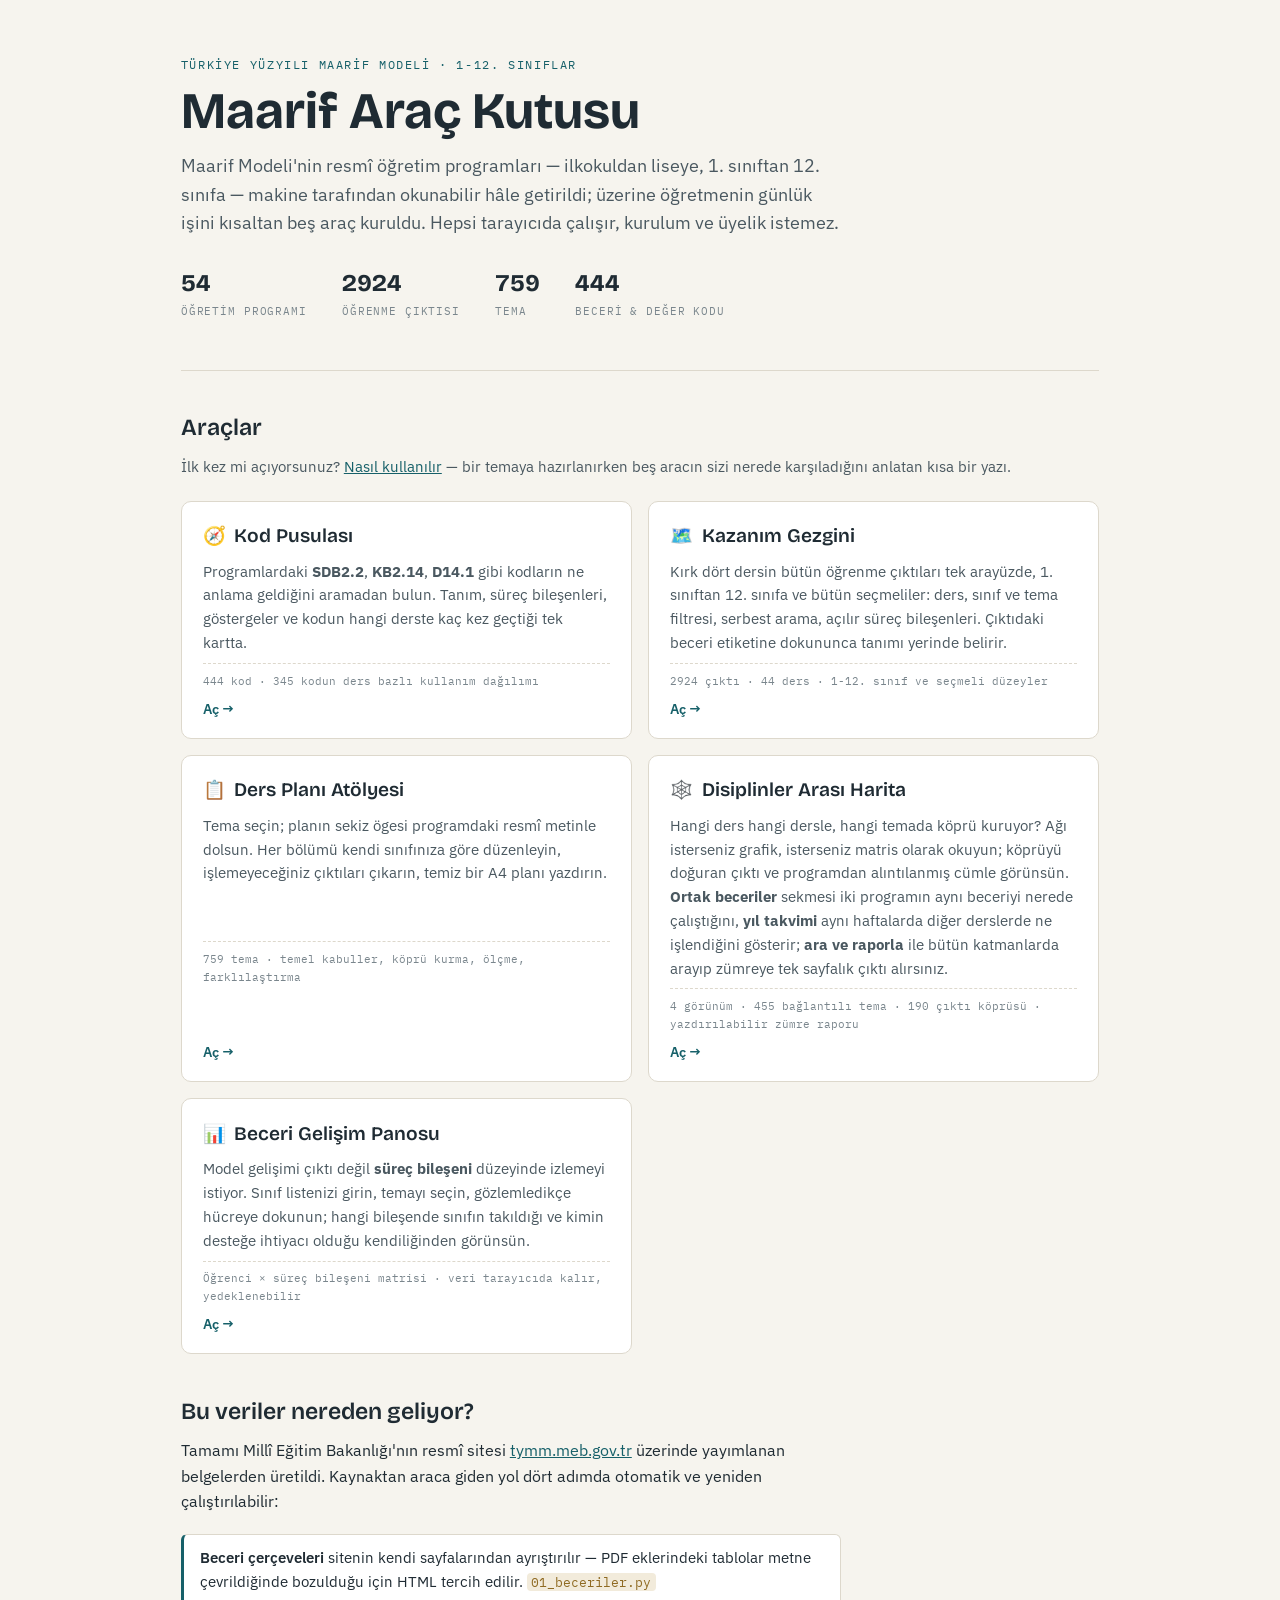
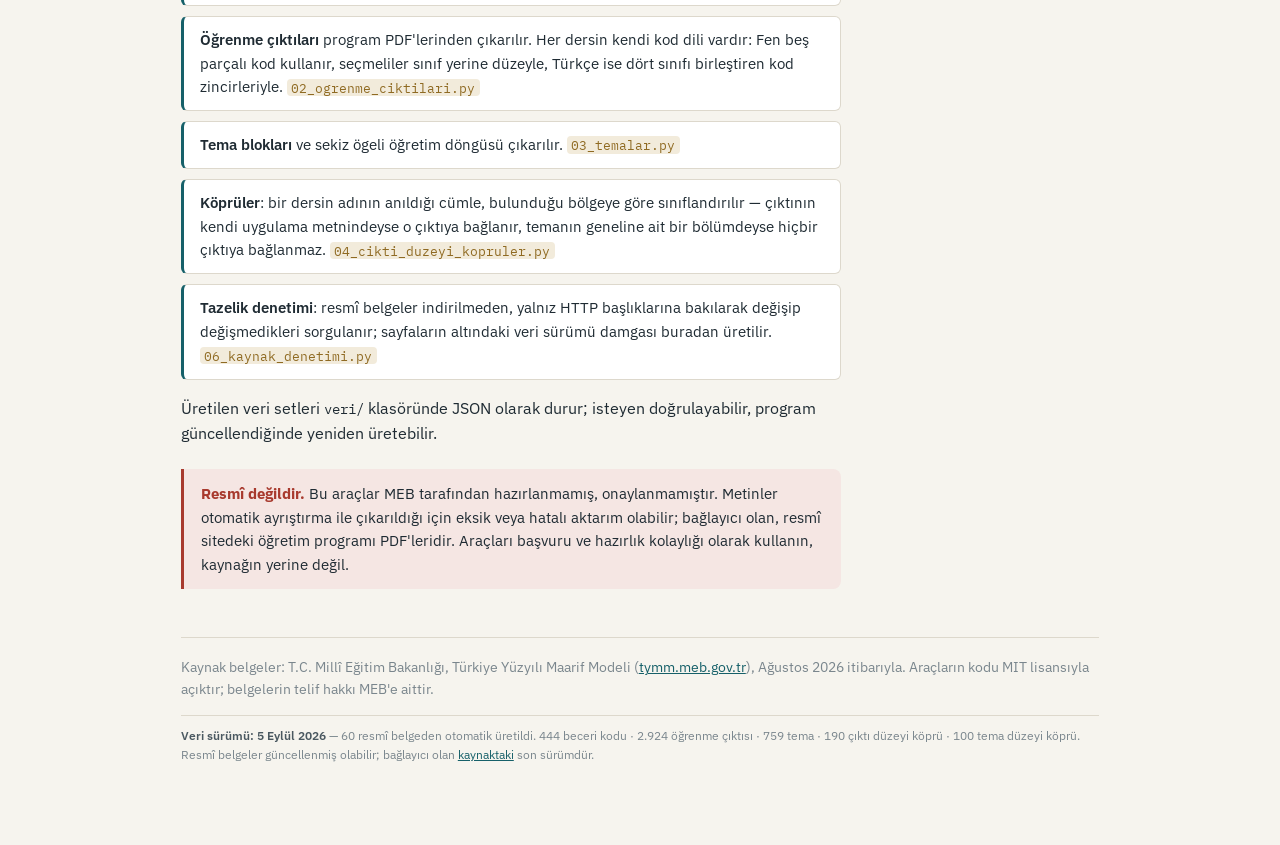
<file: index.html>
<!DOCTYPE html>
<html lang="tr">
<head>
<meta charset="utf-8">
<meta name="viewport" content="width=device-width, initial-scale=1">
<title>Maarif Araç Kutusu</title>
<meta name="description" content="Türkiye Yüzyılı Maarif Modeli 1-12. sınıf öğretim programları için beş açık kaynak öğretmen aracı: kod sözlüğü, kazanım gezgini, ders planı atölyesi ve disiplinler arası harita.">
<link rel="icon" href="data:image/svg+xml,%3Csvg%20xmlns%3D%27http%3A//www.w3.org/2000/svg%27%20viewBox%3D%270%200%20100%20100%27%3E%3Ctext%20y%3D%27.9em%27%20font-size%3D%2790%27%3E%F0%9F%A7%B0%3C/text%3E%3C/svg%3E">
<link rel="preconnect" href="https://fonts.googleapis.com">
<link rel="stylesheet" href="https://fonts.googleapis.com/css2?family=Bricolage+Grotesque:opsz,wght@12..96,400;12..96,600;12..96,700&family=IBM+Plex+Sans:ital,wght@0,400;0,500;0,600;1,400&family=IBM+Plex+Mono:wght@400;500&display=swap">
<style>
  :root {
    --paper: #F6F4EE; --surface: #FFFFFF; --ink: #1F2B33; --ink-soft: #4A5860;
    --ink-faint: #7A868D; --line: #DDD8CC; --line-soft: #E9E5DA;
    --petrol: #166069; --petrol-soft: #E3EDEE;
    --madder: #A83A2E; --madder-soft: #F5E6E3;
    --ochre: #8F6A22; --ochre-soft: #F2EBDB;
    --focus: #166069;
  }
  @media (prefers-color-scheme: dark) {
    :root:not([data-theme="light"]) {
      --paper: #131B1F; --surface: #1B252B; --ink: #E8E6DF; --ink-soft: #B4BCC0;
      --ink-faint: #7E8A90; --line: #2E3A41; --line-soft: #263138;
      --petrol: #6FC2CB; --petrol-soft: #1C3237;
      --madder: #E08A7E; --madder-soft: #3A2420;
      --ochre: #D9B26A; --ochre-soft: #332915;
      --focus: #6FC2CB;
    }
  }
  :root[data-theme="dark"] {
    --paper: #131B1F; --surface: #1B252B; --ink: #E8E6DF; --ink-soft: #B4BCC0;
    --ink-faint: #7E8A90; --line: #2E3A41; --line-soft: #263138;
    --petrol: #6FC2CB; --petrol-soft: #1C3237;
    --madder: #E08A7E; --madder-soft: #3A2420;
    --ochre: #D9B26A; --ochre-soft: #332915;
    --focus: #6FC2CB;
  }
  * { box-sizing: border-box; }
  body {
    margin: 0; background: var(--paper); color: var(--ink);
    font-family: "IBM Plex Sans", "Segoe UI", system-ui, sans-serif;
    font-size: 1rem; line-height: 1.6;
  }
  a { color: var(--petrol); }
  .wrap { max-width: 960px; margin: 0 auto; padding: 3.5rem 1.3rem 4rem; }
  .col { max-width: 66ch; }

  .eyebrow {
    font-family: "IBM Plex Mono", monospace; font-size: 0.72rem;
    letter-spacing: 0.14em; text-transform: uppercase; color: var(--petrol); margin: 0 0 0.6rem;
  }
  h1 {
    font-family: "Bricolage Grotesque", sans-serif; font-weight: 700;
    font-size: clamp(2.1rem, 5.5vw, 3.2rem); line-height: 1.08; margin: 0 0 0.8rem;
    text-wrap: balance;
  }
  .lede { font-size: 1.12rem; color: var(--ink-soft); margin: 0 0 1.6rem; }

  .sayilar { display: flex; flex-wrap: wrap; gap: 0 2.2rem; margin: 0 0 0.6rem; padding: 0; list-style: none; }
  .sayilar li { padding: 0.4rem 0; }
  .sayilar b {
    display: block; font-family: "Bricolage Grotesque", sans-serif; font-size: 1.5rem;
    font-weight: 700; line-height: 1.1; font-variant-numeric: tabular-nums;
  }
  .sayilar span { font-family: "IBM Plex Mono", monospace; font-size: 0.68rem; letter-spacing: 0.08em; text-transform: uppercase; color: var(--ink-faint); }

  hr.kural { border: 0; border-top: 1px solid var(--line); margin: 2.6rem 0 0; }

  h2 { font-family: "Bricolage Grotesque", sans-serif; font-size: 1.45rem; font-weight: 600; margin: 2.4rem 0 0.5rem; }
  p { margin: 0 0 1rem; }

  .kartlar { display: grid; grid-template-columns: repeat(auto-fit, minmax(320px, 1fr)); gap: 1rem; margin: 1.4rem 0 0; }
  .kart {
    display: flex; flex-direction: column; gap: 0.5rem; text-decoration: none; color: inherit;
    background: var(--surface); border: 1px solid var(--line); border-radius: 10px;
    padding: 1.2rem 1.3rem 1.1rem; transition: border-color 0.15s, transform 0.15s;
  }
  .kart:hover, .kart:focus-visible { border-color: var(--petrol); transform: translateY(-2px); outline: none; }
  .kart .ust { display: flex; align-items: baseline; gap: 0.55rem; }
  .kart .ikon { font-size: 1.15rem; }
  .kart h3 { font-family: "Bricolage Grotesque", sans-serif; font-size: 1.2rem; font-weight: 600; margin: 0; }
  .kart p { font-size: 0.93rem; color: var(--ink-soft); margin: 0; flex-grow: 1; }
  .kart .veri {
    font-family: "IBM Plex Mono", monospace; font-size: 0.7rem; color: var(--ink-faint);
    border-top: 1px dashed var(--line); padding-top: 0.55rem;
  }
  .kart .git { font-size: 0.85rem; color: var(--petrol); font-weight: 600; }

  .akis { display: grid; gap: 0.6rem; margin: 1.2rem 0 0; padding: 0; list-style: none; counter-reset: adim; }
  .akis li {
    background: var(--surface); border: 1px solid var(--line); border-left: 3px solid var(--petrol);
    border-radius: 6px; padding: 0.7rem 1rem; font-size: 0.93rem;
  }
  .akis li b { font-weight: 600; }
  .akis li code { font-family: "IBM Plex Mono", monospace; font-size: 0.85em; background: var(--ochre-soft); color: var(--ochre); border-radius: 4px; padding: 0.05em 0.35em; }

  .uyari {
    background: var(--madder-soft); border-left: 3px solid var(--madder);
    border-radius: 0 8px 8px 0; padding: 0.8rem 1.1rem; margin: 1.4rem 0 0; font-size: 0.92rem;
  }
  .uyari b { color: var(--madder); }

  footer { margin-top: 3rem; padding-top: 1.2rem; border-top: 1px solid var(--line); font-size: 0.85rem; color: var(--ink-faint); }
  .veri-damgasi { margin-top: 0.9rem; padding-top: 0.7rem; border-top: 1px solid var(--line); font-size: 0.74rem; line-height: 1.6; color: var(--ink-faint); }
  .veri-damgasi b { color: var(--ink-soft); font-weight: 600; }
  @media (prefers-reduced-motion: reduce) { * { transition: none !important; } .kart:hover { transform: none; } }
</style>
</head>
<body>
<div class="wrap">
  <header>
    <p class="eyebrow">Türkiye Yüzyılı Maarif Modeli · 1-12. Sınıflar</p>
    <h1>Maarif Araç Kutusu</h1>
    <div class="col">
      <p class="lede">Maarif Modeli'nin resmî öğretim programları — ilkokuldan liseye, 1. sınıftan 12. sınıfa — makine tarafından okunabilir hâle getirildi; üzerine öğretmenin günlük işini kısaltan beş araç kuruldu. Hepsi tarayıcıda çalışır, kurulum ve üyelik istemez.</p>
    </div>
    <ul class="sayilar">
      <li><b>54</b><span>öğretim programı</span></li>
      <li><b>2924</b><span>öğrenme çıktısı</span></li>
      <li><b>759</b><span>tema</span></li>
      <li><b>444</b><span>beceri &amp; değer kodu</span></li>
    </ul>
  </header>

  <hr class="kural">

  <section>
    <h2>Araçlar</h2>
    <p style="font-size:0.93rem;color:var(--ink-soft);margin:0 0 0.2rem">İlk kez mi açıyorsunuz? <a href="./kullanim.html">Nasıl kullanılır</a> — bir temaya hazırlanırken beş aracın sizi nerede karşıladığını anlatan kısa bir yazı.</p>
    <div class="kartlar">

      <a class="kart" href="./araclar/kod-pusulasi.html">
        <div class="ust"><span class="ikon">🧭</span><h3>Kod Pusulası</h3></div>
        <p>Programlardaki <b>SDB2.2</b>, <b>KB2.14</b>, <b>D14.1</b> gibi kodların ne anlama geldiğini aramadan bulun. Tanım, süreç bileşenleri, göstergeler ve kodun hangi derste kaç kez geçtiği tek kartta.</p>
        <p class="veri">444 kod · 345 kodun ders bazlı kullanım dağılımı</p>
        <span class="git">Aç →</span>
      </a>

      <a class="kart" href="./araclar/kazanim-gezgini.html">
        <div class="ust"><span class="ikon">🗺️</span><h3>Kazanım Gezgini</h3></div>
        <p>Kırk dört dersin bütün öğrenme çıktıları tek arayüzde, 1. sınıftan 12. sınıfa ve bütün seçmeliler: ders, sınıf ve tema filtresi, serbest arama, açılır süreç bileşenleri. Çıktıdaki beceri etiketine dokununca tanımı yerinde belirir.</p>
        <p class="veri">2924 çıktı · 44 ders · 1-12. sınıf ve seçmeli düzeyler</p>
        <span class="git">Aç →</span>
      </a>

      <a class="kart" href="./araclar/ders-plani.html">
        <div class="ust"><span class="ikon">📋</span><h3>Ders Planı Atölyesi</h3></div>
        <p>Tema seçin; planın sekiz ögesi programdaki resmî metinle dolsun. Her bölümü kendi sınıfınıza göre düzenleyin, işlemeyeceğiniz çıktıları çıkarın, temiz bir A4 planı yazdırın.</p>
        <p class="veri">759 tema · temel kabuller, köprü kurma, ölçme, farklılaştırma</p>
        <span class="git">Aç →</span>
      </a>

      <a class="kart" href="./araclar/disiplinler-haritasi.html">
        <div class="ust"><span class="ikon">🕸️</span><h3>Disiplinler Arası Harita</h3></div>
        <p>Hangi ders hangi dersle, hangi temada köprü kuruyor? Ağı isterseniz grafik, isterseniz matris olarak okuyun; köprüyü doğuran çıktı ve programdan alıntılanmış cümle görünsün. <b>Ortak beceriler</b> sekmesi iki programın aynı beceriyi nerede çalıştığını, <b>yıl takvimi</b> aynı haftalarda diğer derslerde ne işlendiğini gösterir; <b>ara ve raporla</b> ile bütün katmanlarda arayıp zümreye tek sayfalık çıktı alırsınız.</p>
        <p class="veri">4 görünüm · 455 bağlantılı tema · 190 çıktı köprüsü · yazdırılabilir zümre raporu</p>
        <span class="git">Aç →</span>
      </a>

      <a class="kart" href="./araclar/beceri-panosu.html">
        <div class="ust"><span class="ikon">📊</span><h3>Beceri Gelişim Panosu</h3></div>
        <p>Model gelişimi çıktı değil <b>süreç bileşeni</b> düzeyinde izlemeyi istiyor. Sınıf listenizi girin, temayı seçin, gözlemledikçe hücreye dokunun; hangi bileşende sınıfın takıldığı ve kimin desteğe ihtiyacı olduğu kendiliğinden görünsün.</p>
        <p class="veri">Öğrenci × süreç bileşeni matrisi · veri tarayıcıda kalır, yedeklenebilir</p>
        <span class="git">Aç →</span>
      </a>

    </div>
  </section>

  <section class="col">
    <h2>Bu veriler nereden geliyor?</h2>
    <p>Tamamı Millî Eğitim Bakanlığı'nın resmî sitesi <a href="https://tymm.meb.gov.tr">tymm.meb.gov.tr</a> üzerinde yayımlanan belgelerden üretildi. Kaynaktan araca giden yol dört adımda otomatik ve yeniden çalıştırılabilir:</p>
    <ol class="akis">
      <li><b>Beceri çerçeveleri</b> sitenin kendi sayfalarından ayrıştırılır — PDF eklerindeki tablolar metne çevrildiğinde bozulduğu için HTML tercih edilir. <code>01_beceriler.py</code></li>
      <li><b>Öğrenme çıktıları</b> program PDF'lerinden çıkarılır. Her dersin kendi kod dili vardır: Fen beş parçalı kod kullanır, seçmeliler sınıf yerine düzeyle, Türkçe ise dört sınıfı birleştiren kod zincirleriyle. <code>02_ogrenme_ciktilari.py</code></li>
      <li><b>Tema blokları</b> ve sekiz ögeli öğretim döngüsü çıkarılır. <code>03_temalar.py</code></li>
      <li><b>Köprüler</b>: bir dersin adının anıldığı cümle, bulunduğu bölgeye göre sınıflandırılır — çıktının kendi uygulama metnindeyse o çıktıya bağlanır, temanın geneline ait bir bölümdeyse hiçbir çıktıya bağlanmaz. <code>04_cikti_duzeyi_kopruler.py</code></li>
      <li><b>Tazelik denetimi</b>: resmî belgeler indirilmeden, yalnız HTTP başlıklarına bakılarak değişip değişmedikleri sorgulanır; sayfaların altındaki veri sürümü damgası buradan üretilir. <code>06_kaynak_denetimi.py</code></li>
    </ol>
    <p style="margin-top:1rem">Üretilen veri setleri <code style="font-family:'IBM Plex Mono',monospace;font-size:0.85em">veri/</code> klasöründe JSON olarak durur; isteyen doğrulayabilir, program güncellendiğinde yeniden üretebilir.</p>

    <div class="uyari">
      <b>Resmî değildir.</b> Bu araçlar MEB tarafından hazırlanmamış, onaylanmamıştır. Metinler otomatik ayrıştırma ile çıkarıldığı için eksik veya hatalı aktarım olabilir; bağlayıcı olan, resmî sitedeki öğretim programı PDF'leridir. Araçları başvuru ve hazırlık kolaylığı olarak kullanın, kaynağın yerine değil.
    </div>
  </section>

  <footer>
    Kaynak belgeler: T.C. Millî Eğitim Bakanlığı, Türkiye Yüzyılı Maarif Modeli (<a href="https://tymm.meb.gov.tr">tymm.meb.gov.tr</a>), Ağustos 2026 itibarıyla.
    Araçların kodu MIT lisansıyla açıktır; belgelerin telif hakkı MEB'e aittir.
    <!--DAMGA--><p class="veri-damgasi"><b>Veri sürümü: 5 Eylül 2026</b> — 60 resmî belgeden otomatik üretildi. 444 beceri kodu · 2.924 öğrenme çıktısı · 759 tema · 190 çıktı düzeyi köprü · 100 tema düzeyi köprü. Resmî belgeler güncellenmiş olabilir; bağlayıcı olan <a href="https://tymm.meb.gov.tr">kaynaktaki</a> son sürümdür.</p><!--/DAMGA-->
  </footer>
</div>
</body>
</html>
</file>
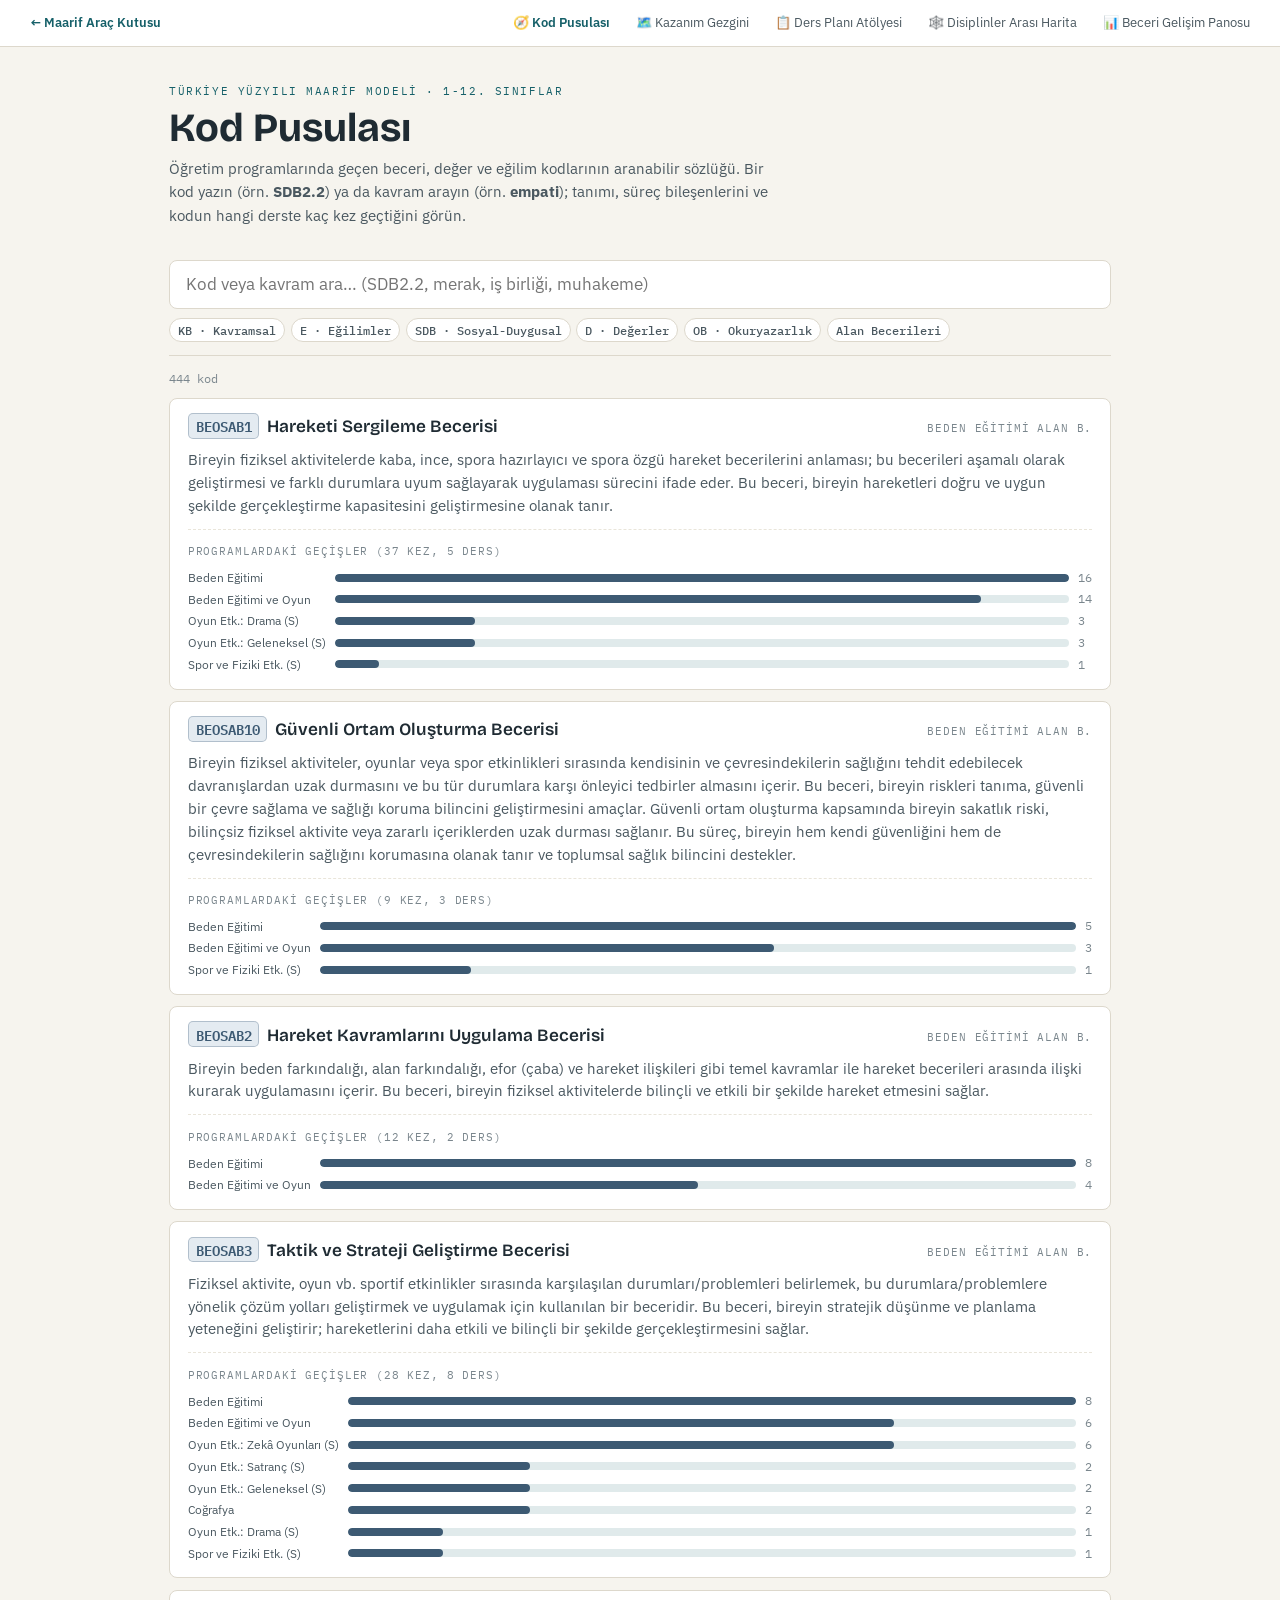
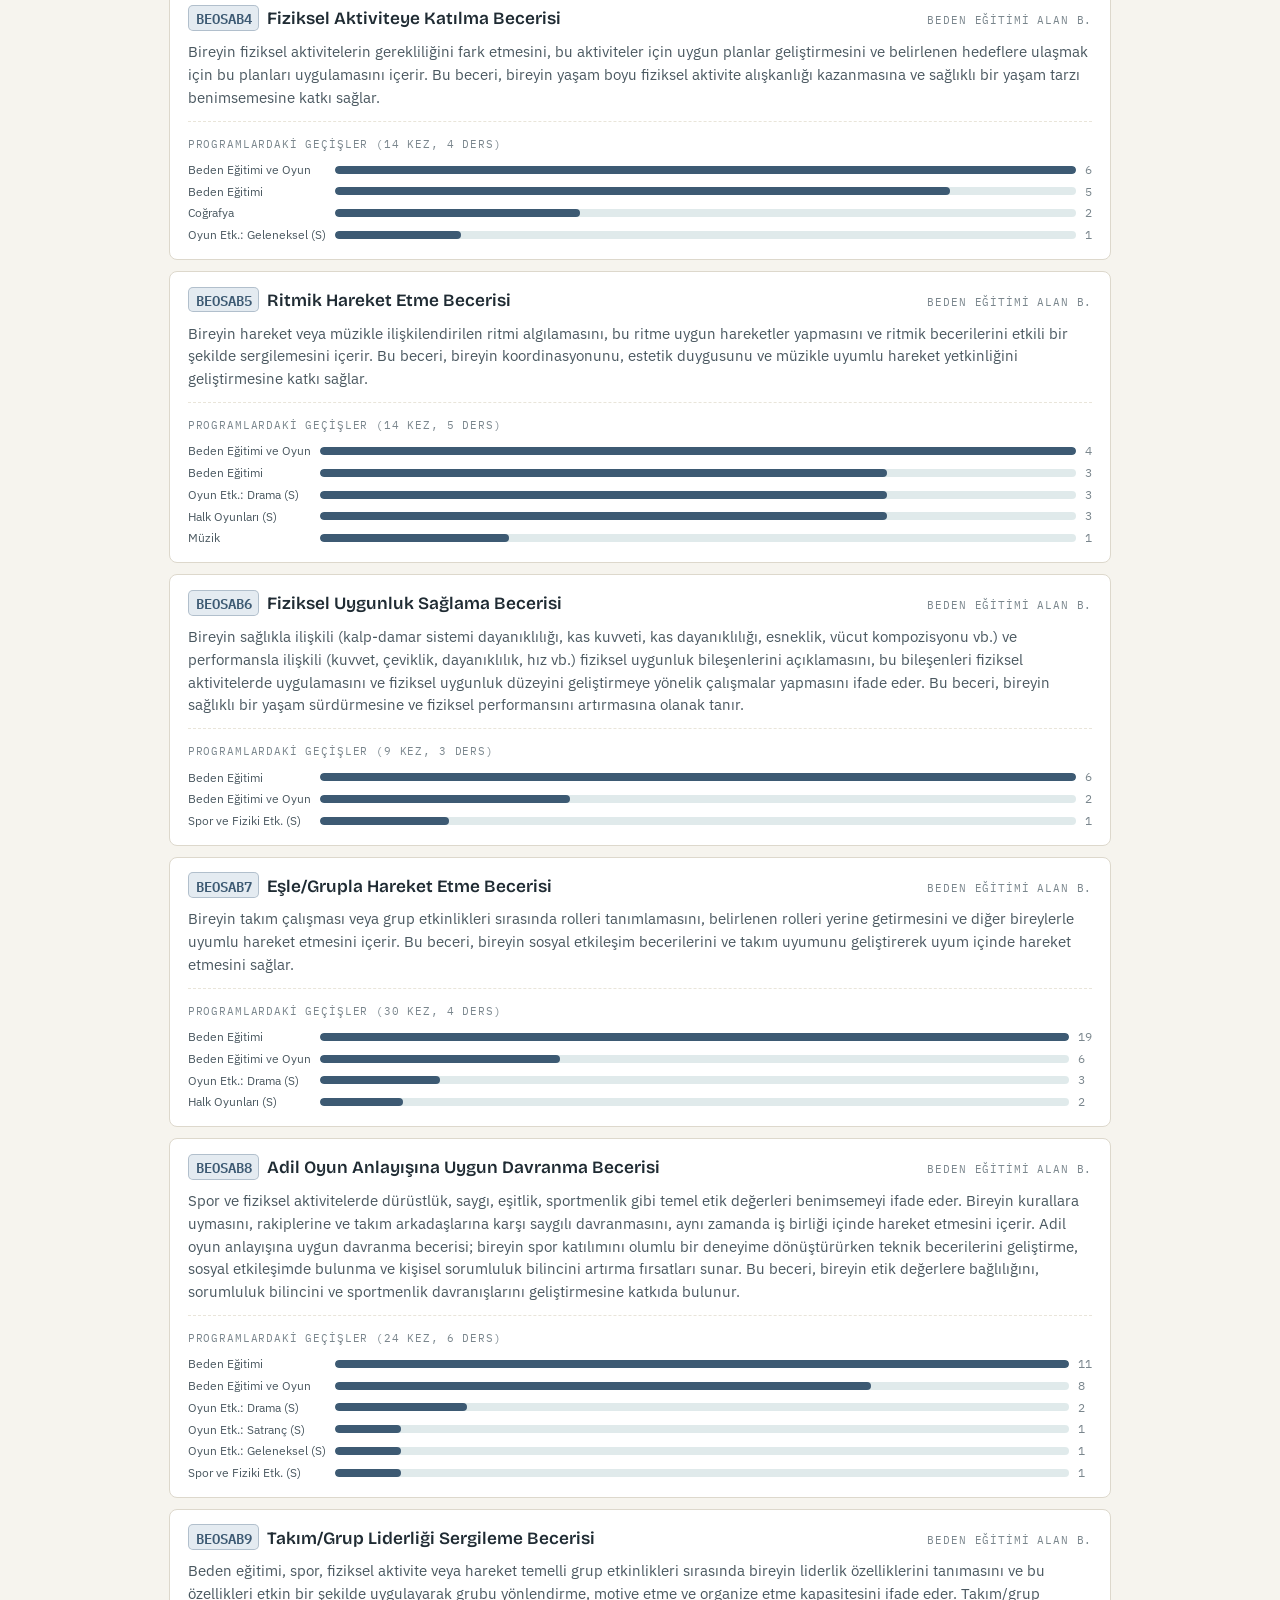
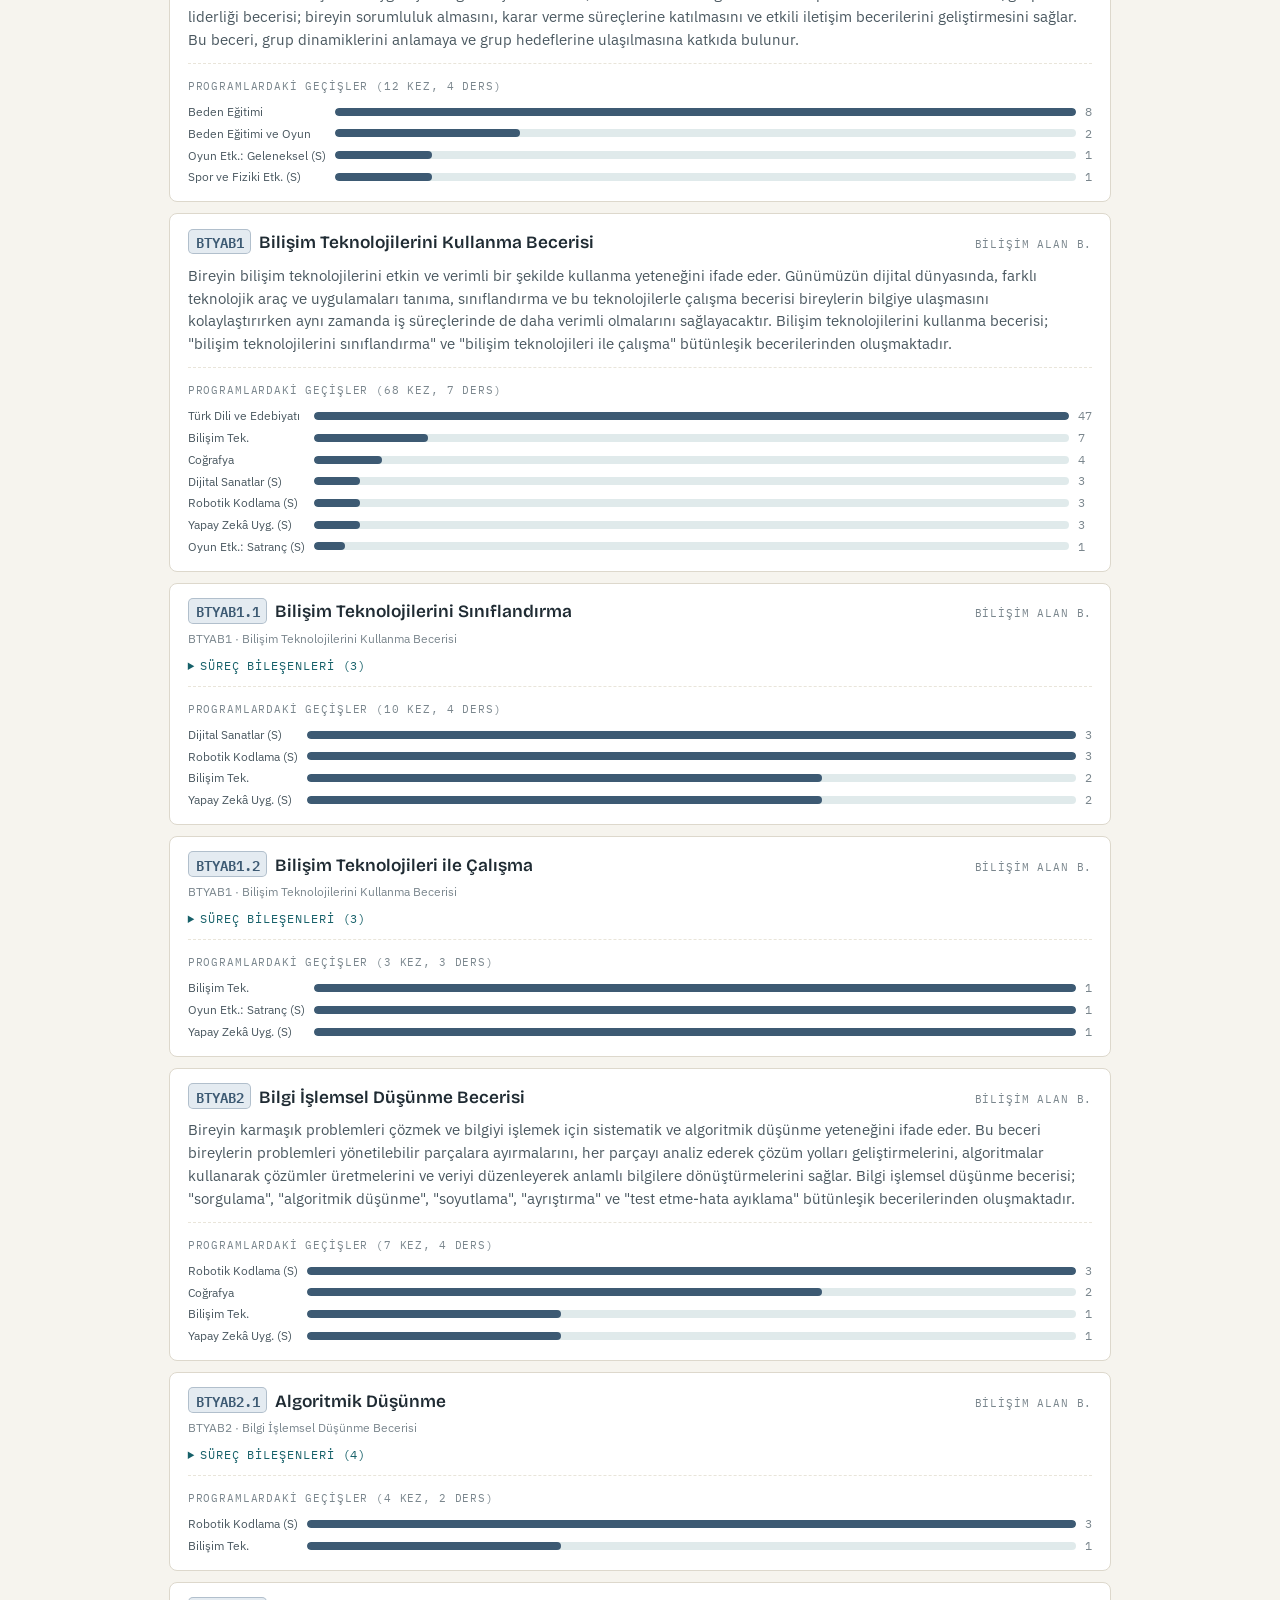
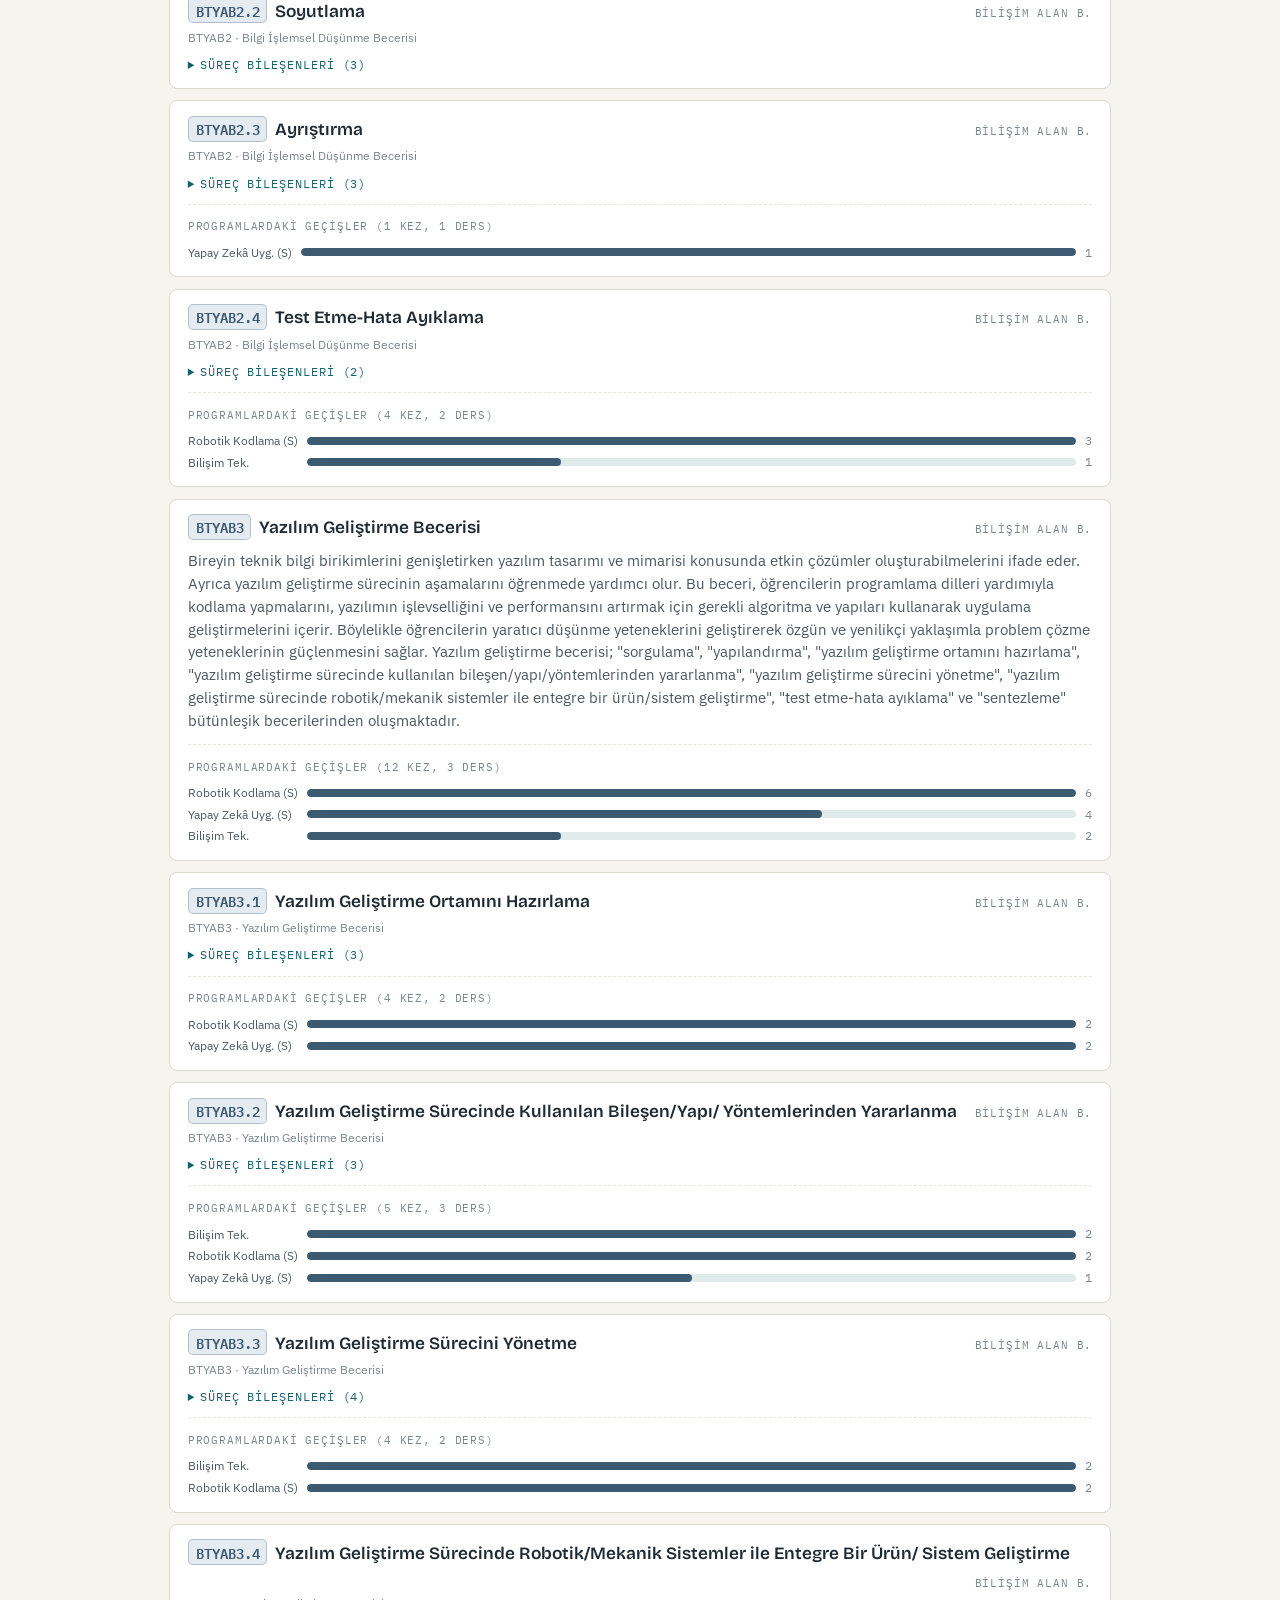
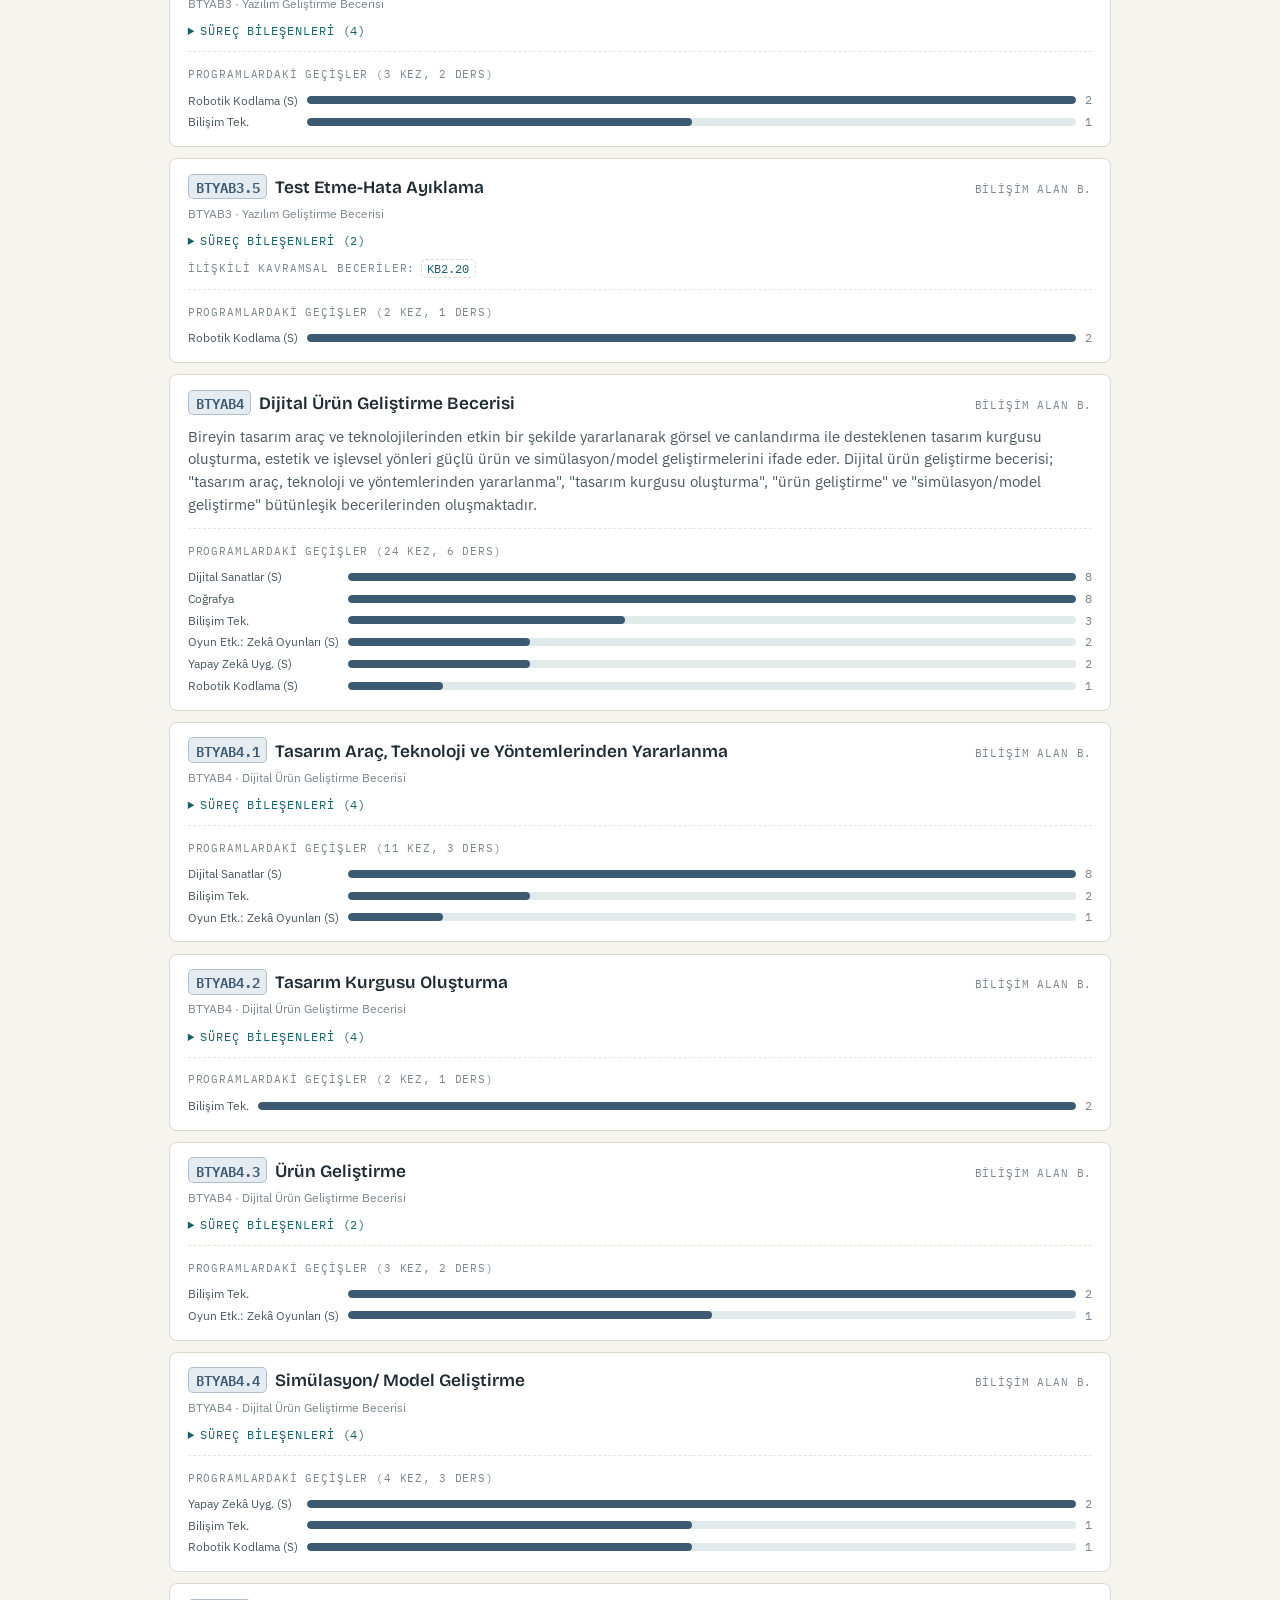
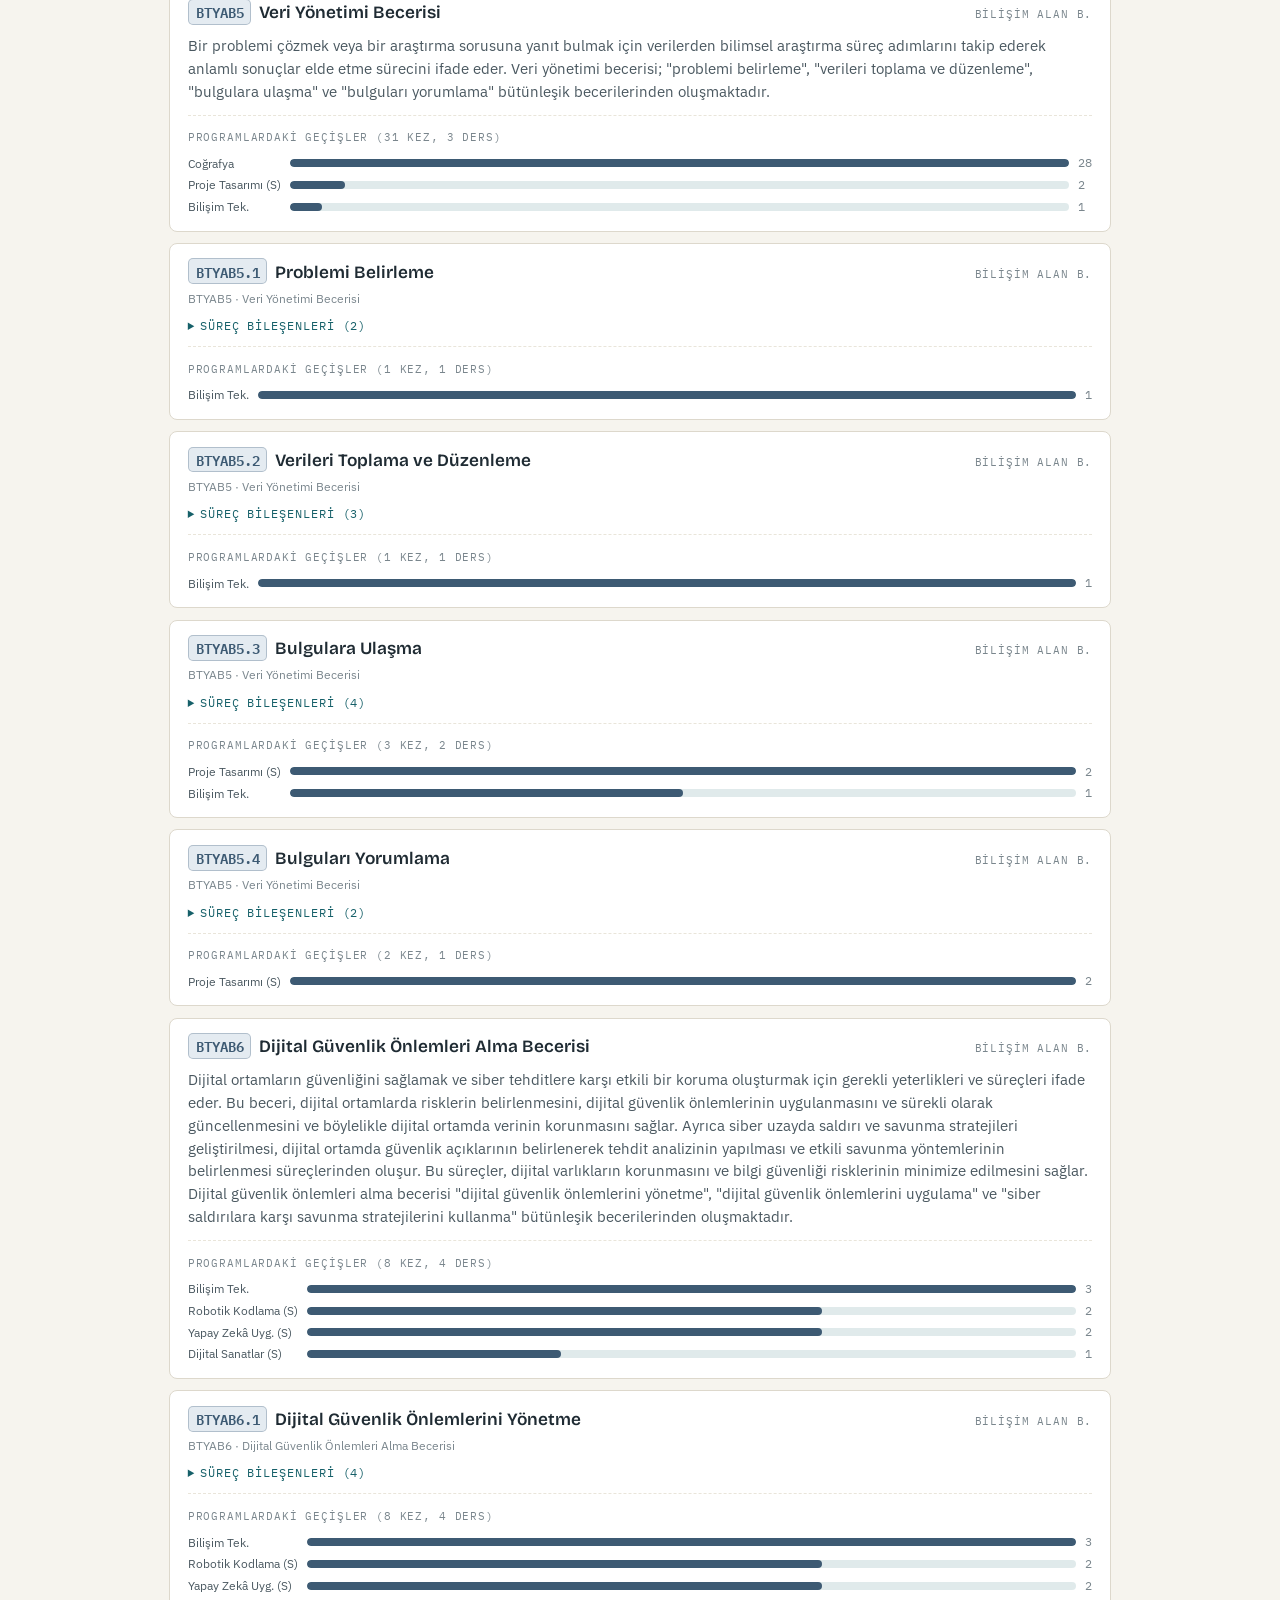
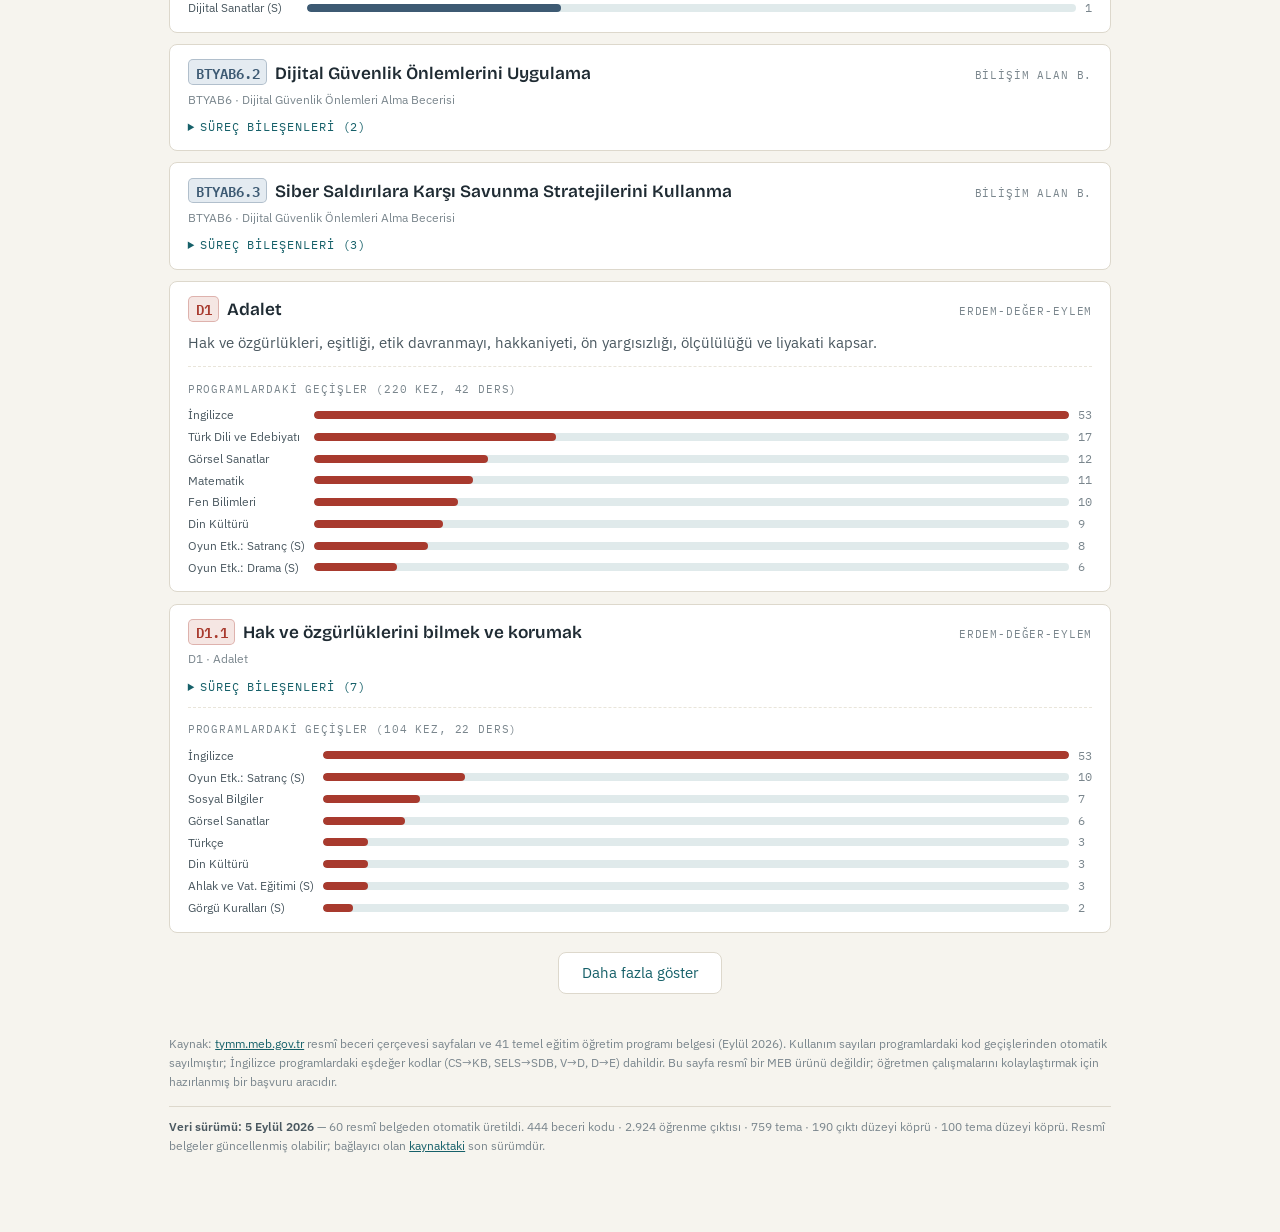
<file: araclar/kod-pusulasi.html>
<!DOCTYPE html>
<html lang="tr">
<head>
<meta charset="utf-8">
<meta name="viewport" content="width=device-width, initial-scale=1">
<meta name="description" content="TYMM beceri, değer ve eğilim kodlarının aranabilir sözlüğü">
<link rel="icon" href="data:image/svg+xml,%3Csvg%20xmlns%3D%27http%3A//www.w3.org/2000/svg%27%20viewBox%3D%270%200%20100%20100%27%3E%3Ctext%20y%3D%27.9em%27%20font-size%3D%2790%27%3E%F0%9F%A7%AD%3C/text%3E%3C/svg%3E">
<title>Kod Pusulası</title>
<link rel="preconnect" href="https://fonts.googleapis.com">
<link rel="stylesheet" href="https://fonts.googleapis.com/css2?family=Bricolage+Grotesque:opsz,wght@12..96,600;12..96,700&family=IBM+Plex+Sans:ital,wght@0,400;0,500;0,600;1,400&family=IBM+Plex+Mono:wght@400;500;600&display=swap">
<style>
  :root {
    --paper: #F6F4EE; --surface: #FFFFFF; --ink: #1F2B33; --ink-soft: #4A5860;
    --ink-faint: #7A868D; --line: #DDD8CC; --line-soft: #E9E5DA;
    --petrol: #166069; --petrol-soft: #E3EDEE;
    --madder: #A83A2E; --madder-soft: #F5E6E3;
    --ochre: #8F6A22; --ochre-soft: #F2EBDB;
    --violet: #5B4B8A; --violet-soft: #EAE6F2;
    --moss: #4E6B2F; --moss-soft: #E9EEDF;
    --slate: #3D5A73; --slate-soft: #E4EBF1;
    --bar: #16606922;
    --focus: #166069;
  }
  @media (prefers-color-scheme: dark) {
    :root:not([data-theme="light"]) {
      --paper: #131B1F; --surface: #1B252B; --ink: #E8E6DF; --ink-soft: #B4BCC0;
      --ink-faint: #7E8A90; --line: #2E3A41; --line-soft: #263138;
      --petrol: #6FC2CB; --petrol-soft: #1C3237;
      --madder: #E08A7E; --madder-soft: #3A2420;
      --ochre: #D9B26A; --ochre-soft: #332915;
      --violet: #B0A1DE; --violet-soft: #2A2440;
      --moss: #A4C078; --moss-soft: #232E18;
      --slate: #93B4CE; --slate-soft: #1F2C37;
      --bar: #6FC2CB33;
      --focus: #6FC2CB;
    }
  }
  :root[data-theme="dark"] {
    --paper: #131B1F; --surface: #1B252B; --ink: #E8E6DF; --ink-soft: #B4BCC0;
    --ink-faint: #7E8A90; --line: #2E3A41; --line-soft: #263138;
    --petrol: #6FC2CB; --petrol-soft: #1C3237;
    --madder: #E08A7E; --madder-soft: #3A2420;
    --ochre: #D9B26A; --ochre-soft: #332915;
    --violet: #B0A1DE; --violet-soft: #2A2440;
    --moss: #A4C078; --moss-soft: #232E18;
    --slate: #93B4CE; --slate-soft: #1F2C37;
    --bar: #6FC2CB33;
    --focus: #6FC2CB;
  }
  * { box-sizing: border-box; }
  body {
    margin: 0; background: var(--paper); color: var(--ink);
    font-family: "IBM Plex Sans", "Segoe UI", system-ui, sans-serif;
    font-size: 0.96rem; line-height: 1.55;
  }
  .wrap { max-width: 980px; margin: 0 auto; padding: 2.2rem 1.2rem 4rem; }
  header .eyebrow {
    font-family: "IBM Plex Mono", monospace; font-size: 0.7rem;
    letter-spacing: 0.14em; text-transform: uppercase; color: var(--petrol); margin: 0 0 0.4rem;
  }
  h1 {
    font-family: "Bricolage Grotesque", sans-serif; font-weight: 700;
    font-size: clamp(1.8rem, 4vw, 2.5rem); margin: 0 0 0.4rem; line-height: 1.1;
  }
  .sub { color: var(--ink-soft); margin: 0 0 1.4rem; max-width: 68ch; }

  .arama { position: sticky; top: 0; z-index: 5; background: var(--paper); padding: 0.6rem 0 0.8rem; border-bottom: 1px solid var(--line); }
  .arama input {
    width: 100%; font: inherit; font-size: 1.05rem; color: var(--ink);
    background: var(--surface); border: 1.5px solid var(--line); border-radius: 8px;
    padding: 0.65rem 1rem;
  }
  .arama input:focus { outline: 2px solid var(--focus); outline-offset: 1px; border-color: transparent; }
  .filtreler { display: flex; flex-wrap: wrap; gap: 0.35rem; margin-top: 0.6rem; }
  .filtre {
    font-family: "IBM Plex Mono", monospace; font-size: 0.72rem; font-weight: 500;
    padding: 0.28em 0.7em; border-radius: 99px; cursor: pointer;
    background: var(--surface); color: var(--ink-soft); border: 1px solid var(--line);
  }
  .filtre:focus-visible { outline: 2px solid var(--focus); }
  .filtre.acik { background: var(--petrol); color: var(--paper); border-color: var(--petrol); }
  .sayac { font-family: "IBM Plex Mono", monospace; font-size: 0.72rem; color: var(--ink-faint); margin: 0.9rem 0 0.6rem; }

  .kartlar { display: grid; gap: 0.7rem; }
  .kart {
    background: var(--surface); border: 1px solid var(--line); border-radius: 8px;
    padding: 0.9rem 1.1rem;
  }
  .kart-ust { display: flex; flex-wrap: wrap; align-items: baseline; gap: 0.5rem; }
  .kod {
    font-family: "IBM Plex Mono", monospace; font-weight: 600; font-size: 0.85rem;
    padding: 0.1em 0.5em; border-radius: 5px; white-space: nowrap;
    background: var(--fs, var(--ochre-soft)); color: var(--fc, var(--ochre));
    border: 1px solid color-mix(in srgb, var(--fc, var(--ochre)) 30%, transparent);
  }
  .kart h2 { font-family: "Bricolage Grotesque", sans-serif; font-size: 1.08rem; font-weight: 600; margin: 0; }
  .fwtag { font-family: "IBM Plex Mono", monospace; font-size: 0.66rem; letter-spacing: 0.08em; text-transform: uppercase; color: var(--ink-faint); margin-left: auto; white-space: nowrap; }
  .kirinti { font-size: 0.78rem; color: var(--ink-faint); margin: 0.15rem 0 0; }
  .tanim { margin: 0.5rem 0 0; color: var(--ink-soft); font-size: 0.92rem; }
  details { margin-top: 0.55rem; }
  summary {
    cursor: pointer; font-family: "IBM Plex Mono", monospace; font-size: 0.72rem;
    letter-spacing: 0.08em; text-transform: uppercase; color: var(--petrol);
  }
  summary:focus-visible { outline: 2px solid var(--focus); border-radius: 3px; }
  .sb-liste { margin: 0.45rem 0 0; padding: 0; list-style: none; display: grid; gap: 0.35rem; }
  .sb-liste li { padding-left: 0.9rem; border-left: 2px solid var(--line-soft); font-size: 0.88rem; }
  .sb-kod { font-family: "IBM Plex Mono", monospace; font-size: 0.72rem; color: var(--ink-faint); margin-right: 0.35rem; }
  .g-liste { margin: 0.25rem 0 0.1rem; padding-left: 0.9rem; list-style: none; display: grid; gap: 0.15rem; }
  .g-liste li { font-size: 0.8rem; color: var(--ink-soft); border-left: 2px dotted var(--line-soft); padding-left: 0.7rem; }
  .refler { margin-top: 0.55rem; display: flex; flex-wrap: wrap; gap: 0.35rem; align-items: center; }
  .refler .etiket { font-family: "IBM Plex Mono", monospace; font-size: 0.66rem; text-transform: uppercase; letter-spacing: 0.08em; color: var(--ink-faint); }
  .ref {
    font-family: "IBM Plex Mono", monospace; font-size: 0.74rem; cursor: pointer;
    background: none; border: 1px dashed var(--line); border-radius: 5px;
    padding: 0.08em 0.45em; color: var(--petrol);
  }
  .ref:focus-visible { outline: 2px solid var(--focus); }
  .kullanim { margin-top: 0.7rem; border-top: 1px dashed var(--line-soft); padding-top: 0.55rem; }
  .kullanim .etiket { font-family: "IBM Plex Mono", monospace; font-size: 0.66rem; text-transform: uppercase; letter-spacing: 0.08em; color: var(--ink-faint); }
  .cubuklar { display: grid; grid-template-columns: max-content 1fr max-content; gap: 0.15rem 0.6rem; margin-top: 0.35rem; align-items: center; }
  .cubuklar .ders { font-size: 0.78rem; color: var(--ink-soft); white-space: nowrap; }
  .cubuk { height: 8px; border-radius: 4px; background: var(--bar); position: relative; overflow: hidden; }
  .cubuk i { position: absolute; inset: 0 auto 0 0; background: var(--fc, var(--petrol)); border-radius: 4px; }
  .cubuklar .n { font-family: "IBM Plex Mono", monospace; font-size: 0.72rem; color: var(--ink-faint); font-variant-numeric: tabular-nums; }
  .bos { text-align: center; color: var(--ink-faint); padding: 3rem 1rem; }
  .daha {
    display: block; margin: 1.2rem auto 0; font: inherit; cursor: pointer;
    background: var(--surface); color: var(--petrol); border: 1px solid var(--line);
    border-radius: 8px; padding: 0.5rem 1.4rem;
  }
  .daha:focus-visible { outline: 2px solid var(--focus); }
  footer { margin-top: 2.5rem; font-size: 0.78rem; color: var(--ink-faint); }
  footer a { color: var(--petrol); }
  @media (prefers-reduced-motion: reduce) { * { animation: none !important; transition: none !important; } }

  .site-nav {
    display: flex; flex-wrap: wrap; gap: 0.3rem; align-items: center;
    padding: 0.5rem 1.2rem; border-bottom: 1px solid var(--line);
    background: var(--surface); font-size: 0.82rem;
  }
  .site-nav .nav-oge {
    color: var(--ink-soft); text-decoration: none; padding: 0.25rem 0.6rem;
    border-radius: 99px; border: 1px solid transparent; white-space: nowrap;
  }
  .site-nav a.nav-oge:hover, .site-nav a.nav-oge:focus-visible {
    border-color: var(--line); color: var(--ink); outline: none;
  }
  .site-nav .etkin { color: var(--petrol); font-weight: 600; }
  .site-nav .nav-ev { margin-right: auto; font-weight: 600; color: var(--petrol); }
  @media print { .site-nav { display: none; } }

  .veri-damgasi {
    margin-top: 0.9rem; padding-top: 0.7rem; border-top: 1px solid var(--line);
    font-size: 0.74rem; line-height: 1.6; color: var(--ink-faint);
  }
  .veri-damgasi b { color: var(--ink-soft); font-weight: 600; }
</style>
</head>
<body>
<script>
/* Araçlar arası ortak URL durumu.
   Her araç seçimini adres çubuğuna yazar; böylece bağlantı paylaşılabilir,
   yer imine eklenebilir ve araçlar birbirine seçim taşıyabilir. */
window.URLD = {
  oku() { return Object.fromEntries(new URLSearchParams(location.search)); },
  yaz(obj) {
    const p = new URLSearchParams();
    for (const [k, v] of Object.entries(obj)) if (v !== '' && v != null) p.set(k, v);
    const s = p.toString();
    history.replaceState(null, '', s ? location.pathname + '?' + s : location.pathname);
  },
  bag(dosya, obj) {
    const p = new URLSearchParams();
    for (const [k, v] of Object.entries(obj || {})) if (v !== '' && v != null) p.set(k, v);
    const s = p.toString();
    return './' + dosya + (s ? '?' + s : '');
  }
};
</script>

<nav class="site-nav" aria-label="Araçlar"><a class="nav-oge nav-ev" href="../index.html">← Maarif Araç Kutusu</a><span class="nav-oge etkin" aria-current="page">🧭 Kod Pusulası</span><a class="nav-oge" href="./kazanim-gezgini.html">🗺️ Kazanım Gezgini</a><a class="nav-oge" href="./ders-plani.html">📋 Ders Planı Atölyesi</a><a class="nav-oge" href="./disiplinler-haritasi.html">🕸️ Disiplinler Arası Harita</a><a class="nav-oge" href="./beceri-panosu.html">📊 Beceri Gelişim Panosu</a></nav>
<div class="wrap">
  <header>
    <p class="eyebrow">Türkiye Yüzyılı Maarif Modeli · 1-12. Sınıflar</p>
    <h1>Kod Pusulası</h1>
    <p class="sub">Öğretim programlarında geçen beceri, değer ve eğilim kodlarının aranabilir sözlüğü. Bir kod yazın (örn. <b>SDB2.2</b>) ya da kavram arayın (örn. <b>empati</b>); tanımı, süreç bileşenlerini ve kodun hangi derste kaç kez geçtiğini görün.</p>
  </header>

  <div class="arama">
    <input id="q" type="search" placeholder="Kod veya kavram ara… (SDB2.2, merak, iş birliği, muhakeme)" autocomplete="off" aria-label="Kod veya kavram ara">
    <div class="filtreler" id="filtreler" role="group" aria-label="Çerçeve filtreleri"></div>
  </div>

  <p class="sayac" id="sayac"></p>
  <div class="kartlar" id="sonuclar"></div>
  <button class="daha" id="daha" hidden>Daha fazla göster</button>
  <p class="bos" id="bos" hidden>Eşleşen kod bulunamadı. Yazımı kontrol edin ya da filtreleri temizleyin.</p>

  <footer>
    Kaynak: <a href="https://tymm.meb.gov.tr">tymm.meb.gov.tr</a> resmî beceri çerçevesi sayfaları ve 41 temel eğitim öğretim programı belgesi (Eylül 2026). Kullanım sayıları programlardaki kod geçişlerinden otomatik sayılmıştır; İngilizce programlardaki eşdeğer kodlar (CS→KB, SELS→SDB, V→D, D→E) dahildir. Bu sayfa resmî bir MEB ürünü değildir; öğretmen çalışmalarını kolaylaştırmak için hazırlanmış bir başvuru aracıdır.
  <p class="veri-damgasi"><b>Veri sürümü: 5 Eylül 2026</b> — 60 resmî belgeden otomatik üretildi. 444 beceri kodu · 2.924 öğrenme çıktısı · 759 tema · 190 çıktı düzeyi köprü · 100 tema düzeyi köprü. Resmî belgeler güncellenmiş olabilir; bağlayıcı olan <a href="https://tymm.meb.gov.tr">kaynaktaki</a> son sürümdür.</p></footer>
</div>

<script>
const VERI = {"entries":[{"code":"KB2","name":"Bütünleşik Beceriler","fw":"KB","group":null,"groupName":null,"def":"Süreç modellemesi yapılabilen eylemleri ifade eder. Öğretim programlarında (i) çelişki giderme, (ii) gözlemleme, (iii) özetleme, (iv) çözümleme, (v) sınıflandırma, (vi) bilgi toplama, (vii) karşılaştırma, (viii) sorgulama, (ix) genelleme, (x) çıkarım yapma, (xi) gözleme dayalı tahmin etme, (xii) mevcut bilgiye/veriye dayalı tahmin etme, (xiii) yapılandırma, (xiv) yorumlama, (xv) yansıtma, (xvi) muhakeme (akıl yürütme), (xvii) değerlendirme, (xviii) tartışma, (xix) mantıksal denetleme ve (xx) sentezleme olmak üzere Türkiye Yüzyılı Maarif Modeli'nde yirmi bütünleşik beceri tanımlanmıştır.","sb":[],"refs":[]},{"code":"KB2.1","name":"Çelişki Giderme Becerisi","fw":"KB","group":"KB2","groupName":"Bütünleşik Beceriler","def":"İki veya daha fazla olay/konu/durum arasındaki tutarsızlığı düzeltme çabasını ifade eder.","sb":[{"code":"KB2.1.SB1","text":"Çelişkinin/tutarsızlığın nerede olduğunu belirlemek","g":[]},{"code":"KB2.1.SB2","text":"İlgili hedefe ulaşmak için olası yolları araştırmak","g":[]},{"code":"KB2.1.SB3","text":"Uygun yolu seçerek harekete geçmek ve takip etmek","g":[]},{"code":"KB2.1.SB4","text":"Elde edilen çözümü değerlendirmek","g":[]}],"refs":[]},{"code":"KB2.2","name":"Gözlemleme Becerisi","fw":"KB","group":"KB2","groupName":"Bütünleşik Beceriler","def":"Doğal ortamdaki nesne ve olaylara ait özelliklerin duyular aracılığıyla belirlenmesini ifade eder.","sb":[{"code":"KB2.2.SB1","text":"Gözleme ilişkin amaç-ölçüt belirlemek","g":[]},{"code":"KB2.2.SB2","text":"Uygun veri toplama aracı ile veri toplamak","g":[]},{"code":"KB2.2.SB3","text":"Toplanan verileri sınıflandırmak ve kaydetmek","g":[]}],"refs":[]},{"code":"KB2.3","name":"Özetleme Becerisi","fw":"KB","group":"KB2","groupName":"Bütünleşik Beceriler","def":"Bir metnin ya da konuşmanın özünü anlamayı, anladıklarını mantıksal bir çerçevede ana hatlarıyla kısaltarak yorumlamayı ve kendi cümleleri ile aktarmayı/dönüştürmeyi ifade eder.","sb":[{"code":"KB2.3.SB1","text":"Metin/olay/konu/durum ile ilgili çözümleme yapmak","g":[]},{"code":"KB2.3.SB2","text":"Metin/olay/konu/durum ile ilgili sınıflandırma yapmak","g":[]},{"code":"KB2.3.SB3","text":"Metin/olay/konu/durumu yorumlamak (kendi cümleleri ile aktarmak)","g":[]}],"refs":[]},{"code":"KB2.4","name":"Çözümleme Becerisi","fw":"KB","group":"KB2","groupName":"Bütünleşik Beceriler","def":"Bir bütünü parçalarına ayırarak parçalar arasındaki ilişkileri belirlemeyi ifade eder.","sb":[{"code":"KB2.4.SB1","text":"Nesne, olgu ve olaylara ilişkin parçaları belirlemek","g":[]},{"code":"KB2.4.SB2","text":"Parçalar arasındaki ilişkileri belirlemek","g":[]}],"refs":[]},{"code":"KB2.5","name":"Sınıflandırma Becerisi","fw":"KB","group":"KB2","groupName":"Bütünleşik Beceriler","def":"Nesne, olgu ve olayları, gözlem ya da ölçme sonucunda belirlenen özelliklerine ve birbirleriyle ilişkilerine göre gruplara ayırmayı ifade eder.","sb":[{"code":"KB2.5.SB1","text":"Nesne, olgu ve olaylara ilişkin değişkenleri/ölçütleri belirlemek","g":[]},{"code":"KB2.5.SB2","text":"Nesne, olgu ve olayları ayrıştırmak veya bölmek","g":[]},{"code":"KB2.5.SB3","text":"Nesne, olgu ve olayları tasnif etmek","g":[]},{"code":"KB2.5.SB4","text":"Nesne, olgu ve olayları etiketlemek","g":[]}],"refs":[]},{"code":"KB2.6","name":"Bilgi Toplama Becerisi","fw":"KB","group":"KB2","groupName":"Bütünleşik Beceriler","def":"Olay/konu/durum ile ilgili istenen bilgiyi çeşitli yöntemlerle elde etmeyi,doğrulamayı ve kaydetmeyi ifade eder.","sb":[{"code":"KB2.6.SB1","text":"İstenen bilgiye ulaşmak için kullanacağı araçları belirlemek","g":[]},{"code":"KB2.6.SB2","text":"Belirlediği aracı kullanarak olay/konu/durum hakkındaki bilgileri bulmak","g":[]},{"code":"KB2.6.SB3","text":"Olay/konu/durum hakkındaki ulaşılan bilgileri doğrulamak","g":[]},{"code":"KB2.6.SB4","text":"Olay/konu/durum hakkındaki ulaşılan bilgileri kaydetmek","g":[]}],"refs":[]},{"code":"KB2.7","name":"Karşılaştırma Becerisi","fw":"KB","group":"KB2","groupName":"Bütünleşik Beceriler","def":"Birden fazla kavram veya durum arasındaki benzerlik ve farklılıkların belirlenmesini ifade eder.","sb":[{"code":"KB2.7.SB1","text":"Birden fazla kavram veya duruma ilişkin özellikleri belirlemek","g":[]},{"code":"KB2.7.SB2","text":"Belirlenen özelliklere ilişkin benzerlikleri listelemek","g":[]},{"code":"KB2.7.SB3","text":"Belirlenen özelliklere ilişkin farklılıkları listelemek","g":[]}],"refs":[]},{"code":"KB2.8","name":"Sorgulama Becerisi","fw":"KB","group":"KB2","groupName":"Bütünleşik Beceriler","def":"Olay/konu/duruma ilişkin farkında olma, anlamlı sorular sorma, bilgi edinme ve bunları değerlendirme sürecini ifade eder.","sb":[{"code":"KB2.8.SB1","text":"Merak ettiği konuyu tanımlamak","g":[]},{"code":"KB2.8.SB2","text":"İlgili konu hakkında sorular sormak","g":[]},{"code":"KB2.8.SB3","text":"İlgili konu hakkında bilgi toplamak","g":[]},{"code":"KB2.8.SB4","text":"Toplanan bilgilerin doğruluğunu değerlendirmek","g":[]},{"code":"KB2.8.SB5","text":"Toplanan bilgiler üzerinde çıkarım yapmak","g":[]}],"refs":[]},{"code":"KB2.9","name":"Genelleme Becerisi","fw":"KB","group":"KB2","groupName":"Bütünleşik Beceriler","def":"Çeşitli olay/konu/durumları araştırma ve aralarındaki özellikleri ilişkilendirip genişleterek yargıya varmayı ifade eder.","sb":[{"code":"KB2.9.SB1","text":"Olay/konu/durum hakkında bilgi toplamak","g":[]},{"code":"KB2.9.SB2","text":"Ortak özellikleri belirlemek","g":[]},{"code":"KB2.9.SB3","text":"Ortak olmayan özellikleri belirlemek","g":[]},{"code":"KB2.9.SB4","text":"Örüntüler üzerinden önermede bulunmak","g":[]}],"refs":[]},{"code":"KB2.10","name":"Çıkarım Yapma Becerisi","fw":"KB","group":"KB2","groupName":"Bütünleşik Beceriler","def":"Önerme ve varsayımlara dayalı olarak sonuca ulaşmayı ifade eder.","sb":[{"code":"KB2.10.SB1","text":"Mevcut bilgisi dâhilinde varsayımda bulunmak","g":[]},{"code":"KB2.10.SB2","text":"Örüntüleri listelemek","g":[]},{"code":"KB2.10.SB3","text":"Karşılaştırmak","g":[]},{"code":"KB2.10.SB4","text":"Önerme sunmak","g":[]},{"code":"KB2.10.SB5","text":"Değerlendirmek","g":[]}],"refs":[]},{"code":"KB2.11","name":"Gözleme Dayalı Tahmin Etme Becerisi","fw":"KB","group":"KB2","groupName":"Bütünleşik Beceriler","def":"Mevcut olay/konu/durum ile ilgili ön gözlemlerden veya deneyimlerden yola çıkarak çıkarım yapmayı ve buna ilişkin yargıda bulunmayı ifade eder.","sb":[{"code":"KB2.11.SB1","text":"Mevcut olay/konu/duruma ilişkin ön gözlem ve/veya deneyimi ilişkilendirmek","g":[]},{"code":"KB2.11.SB2","text":"Mevcut olay/konu/duruma ilişkin çıkarım yapmak","g":[]},{"code":"KB2.11.SB3","text":"Mevcut olay/konu/duruma ilişkin yargıda bulunmak","g":[]}],"refs":[]},{"code":"KB2.12","name":"Mevcut Bilgiye/Veriye Dayalı Tahmin Etme Becerisi","fw":"KB","group":"KB2","groupName":"Bütünleşik Beceriler","def":"Mevcut olay/konu/duruma ilişkin eldeki veriler üzerinden hesaplamalar yaparak yargıda bulunmayı ifade eder.","sb":[{"code":"KB2.12.SB1","text":"Mevcut olay/konu/duruma ilişkin bilgi/veri toplamak ya da ön bilgileri kullanmak","g":[]},{"code":"KB2.12.SB2","text":"Elde edilen veriler üzerinde kurala dayalı hesaplama yapmak","g":[]},{"code":"KB2.12.SB3","text":"Mevcut olay/konu/duruma ilişkin ileriye yönelik yargıda bulunmak","g":[]}],"refs":[]},{"code":"KB2.13","name":"Yapılandırma Becerisi","fw":"KB","group":"KB2","groupName":"Bütünleşik Beceriler","def":"Mevcut olay/konu/durumdan hareketle ilişkileri görme ve bunlardan uyumlu bir bütün oluşturma sürecini ifade eder.","sb":[{"code":"KB2.13.SB1","text":"Mevcut olay/konu/durumu inceleyerek hiyerarşik, nedensel ya da mantıksal ilişkiler ortaya koymak","g":[]},{"code":"KB2.13.SB2","text":"Tespit ettiği ilişkilerle ilgili ön bilgilerden yararlanarak uyumlu bir bütün oluşturmak/ortaya koymak","g":[]}],"refs":[]},{"code":"KB2.14","name":"Yorumlama Becerisi","fw":"KB","group":"KB2","groupName":"Bütünleşik Beceriler","def":"Mevcut olay/konu/durumu bağlamından koparmadan yeniden açıklamayı ifade eder.","sb":[{"code":"KB2.14.SB1","text":"Mevcut olay/konu/durumu incelemek","g":[]},{"code":"KB2.14.SB2","text":"Mevcut olay/konu/durumu bağlamdan kopmadan dönüştürmek","g":[]},{"code":"KB2.14.SB3","text":"Kendi ifadeleriyle olay/konu/durumu nesnel, doğru anlamı değiştirmeyecek bir şekilde yeniden ifade etmek","g":[]}],"refs":[]},{"code":"KB2.15","name":"Yansıtma Becerisi","fw":"KB","group":"KB2","groupName":"Bütünleşik Beceriler","def":"Bir durumu gelecekteki durumlara uygulamak için deneyimlerden yola çıkarak gözden geçirmeyi, çıkarımda bulunmayı ve değerlendirmeyi ifade eder.","sb":[{"code":"KB2.15.SB1","text":"Deneyimi gözden geçirmek","g":[]},{"code":"KB2.15.SB2","text":"Deneyime dayalı çıkarım yapmak","g":[]},{"code":"KB2.15.SB3","text":"Ulaşılan çıkarımları değerlendirmek","g":[]}],"refs":[]},{"code":"KB2.16","name":"Muhakeme (Akıl Yürütme) Becerisi","fw":"KB","group":"KB2","groupName":"Bütünleşik Beceriler","def":"Tümevarım/tümdengelim/analoji yaklaşımlarını kullanarak mevcut olay/konu/duruma ilişkin çıkarımlara ulaşma sürecini ifade eder.","sb":[],"refs":[]},{"code":"KB2.17","name":"Değerlendirme Becerisi","fw":"KB","group":"KB2","groupName":"Bütünleşik Beceriler","def":"Mevcut olay/konu/duruma ilişkin ölçüt belirleyerek ölçme yapmayı ve ölçme sonuçlarını belirlediği ölçütlerle karşılaştırarak yargıda bulunmayı ifade eder.","sb":[{"code":"KB2.17.SB1","text":"Mevcut olay/konu/duruma ilişkin ölçüt belirlemek","g":[]},{"code":"KB2.17.SB2","text":"Mevcut olay/konu/duruma ilişkin ölçme yapmak","g":[]},{"code":"KB2.17.SB3","text":"Ölçme sonuçlarını belirlediği ölçütlerle karşılaştırmak","g":[]},{"code":"KB2.17.SB4","text":"Karşılaştırmalarına ilişkin yargıda bulunmak","g":[]}],"refs":[]},{"code":"KB2.18","name":"Tartışma Becerisi","fw":"KB","group":"KB2","groupName":"Bütünleşik Beceriler","def":"Herhangi bir konu hakkında görüşlerini mantıksal çerçevede sunmayı, başka görüşleri dinlemeyi ve kendi görüşlerini başka görüşlerle mantıksal açıdan kıyaslamayı ifade eder.","sb":[{"code":"KB2.18.SB1","text":"Mantıksal temellendirme yapmak","g":[]},{"code":"KB2.18.SB2","text":"Mantıksal çelişkileri ve/veya tutarsızlıkları tespit etmek","g":[]},{"code":"KB2.18.SB3","text":"Çürütmek veya kabul etmek","g":[]}],"refs":[]},{"code":"KB2.19","name":"Mantıksal Denetleme Becerisi","fw":"KB","group":"KB2","groupName":"Bütünleşik Beceriler","def":"Bir önerme ya da çıkarımı formel (biçimsel) olarak akıl ilkeleri ve akıl yürütme biçimlerine uygun şekilde işe koşmayı ifade eder.","sb":[{"code":"KB2.19.SB1","text":"Önermeleri dönüştürmek","g":[]},{"code":"KB2.19.SB2","text":"Ölçüt bağlamında kuralları uygulamak","g":[]},{"code":"KB2.19.SB3","text":"Ölçüt bağlamında yargıda bulunmak","g":[]}],"refs":[]},{"code":"KB2.20","name":"Sentezleme Becerisi","fw":"KB","group":"KB2","groupName":"Bütünleşik Beceriler","def":"Parçalar arasında ilişki kurarak parçaları özgün bir bütün oluşturmak yolu ile bir araya getirme sürecini ifade eder.","sb":[{"code":"KB2.20.SB1","text":"Parçaları belirlemek","g":[]},{"code":"KB2.20.SB2","text":"Parçalar arası ilişki kurmak","g":[]},{"code":"KB2.20.SB3","text":"Parçaları birleştirerek özgün bir bütün oluşturmak","g":[]}],"refs":[]},{"code":"KB3","name":"Üst Düzey Düşünme Becerileri","fw":"KB","group":null,"groupName":null,"def":"Bütünleşik becerilerden en az ikisini içeren ve çok boyutlu zihinsel süreçler gerektiren eylemleri ifade eder. Kavramsal becerilerde vurgulandığı üzere temel ve bütünleşik beceriler arasında bir aşamalılık ilişkisi bulunmamaktadır. Bu beceriler, üst düzey düşünme becerilerinin hayata geçirilmesindeki alt yapıyı oluşturmaktadır. Türkiye Yüzyılı Maarif Modeli'nde (I) karar verme, (II) problem çözme ve (III) eleştirel düşünme olmak üzere üç üst düzey düşünme becerisi tanımlanmıştır.","sb":[],"refs":[]},{"code":"KB3.1","name":"Karar Verme Becerisi","fw":"KB","group":"KB3","groupName":"Üst Düzey Düşünme Becerileri","def":"Bir ihtiyaç hâlinde karar durumuna ilişkin amacı belirleme, bilgi arama/toplama, olası alternatif önermeler/seçenekler oluşturma, oluşturduğu önermeler/seçenekler üzerinde mantıksal denetleme yapma, ulaşılan yapıya dayalı seçim yapma ve kararın sonuçları üzerinde yansıtma yapma becerisini ifade eder.","sb":[{"code":"KB3.1.SB1","text":"Karar durumuna ilişkin amacı belirlemek","g":[]},{"code":"KB3.1.SB2","text":"Karara ilişkin bilgi aramak/toplamak","g":[]},{"code":"KB3.1.SB3","text":"Karara ilişkin olası alternatif önermeler/seçenekler oluşturmak","g":[]},{"code":"KB3.1.SB4","text":"Alternatif önermeler/seçenekler üzerinde mantıksal denetleme yapmak","g":[]},{"code":"KB3.1.SB5","text":"Ulaştığı yapıya dayalı seçim yapmak","g":[]},{"code":"KB3.1.SB6","text":"Kararının sonuçlarını üzerinde yansıtma yapmak","g":[]}],"refs":[]},{"code":"KB3.2","name":"Problem Çözme Becerisi","fw":"KB","group":"KB3","groupName":"Üst Düzey Düşünme Becerileri","def":"Karşılaşılan sorunla baş edebilmek için duruma ilişkin yapılandırma, özetleme, gözleme dayalı/mevcut bilgiye/veriye dayalı tahmin etme, akıl yürütme, yansıtma/değerlendirmede bulunmayı kapsayan zihinsel işlemleri yürütebilmeyi ifade eder.","sb":[{"code":"KB3.2.SB1","text":"Problemi yapılandırmak","g":[]},{"code":"KB3.2.SB2","text":"Problemi özetlemek","g":[]},{"code":"KB3.2.SB3","text":"Problemin çözümüne yönelik gözleme dayalı/mevcut bilgiye/veriye dayalı tahminde bulunmak","g":[]},{"code":"KB3.2.SB4","text":"Problemin çözümüne yönelik önermeler üzerinden akıl yürütmek","g":[]},{"code":"KB3.2.SB5","text":"Problemin çözmüne ilişkin yansıtma/değerlendirmede bulunmak","g":[]}],"refs":[]},{"code":"KB3.3","name":"Eleştirel Düşünme Becerisi","fw":"KB","group":"KB3","groupName":"Üst Düzey Düşünme Becerileri","def":"Karşılaşılan bilgilere ilişkin sorgulama, akıl yürütme ve yansıtma becerisini ifade eder.","sb":[{"code":"KB3.3.SB1","text":"Olay/konu/problem veya durumu sorgulamak","g":[]},{"code":"KB3.3.SB2","text":"Sorgulanan olay/konu/problem veya durum ile ilgili akıl yürütmek","g":[]},{"code":"KB3.3.SB3","text":"Akıl yürütmeyle ulaştığı çıkarımları yansıtmak","g":[]}],"refs":[]},{"code":"KB1","name":"Temel Beceriler","fw":"KB","group":null,"groupName":null,"def":"Karmaşık bir süreç gerektirmeden edinilen, gözlenebilen eylemleri ifade eder. Saymak, okumak, yazmak, çizmek, bulmak, seçmek, belirlemek, işaret etmek, ölçmek, sunmak, çevirmek, kaydetmek gibi eylemler temel beceriler arasında gösterilebilir.","sb":[],"refs":[]},{"code":"KB1.1","name":"Sayma","fw":"KB","group":"KB1","groupName":"Temel Beceriler","def":"","sb":[],"refs":[]},{"code":"KB1.2","name":"Okuma","fw":"KB","group":"KB1","groupName":"Temel Beceriler","def":"","sb":[],"refs":[]},{"code":"KB1.3","name":"Yazma","fw":"KB","group":"KB1","groupName":"Temel Beceriler","def":"","sb":[],"refs":[]},{"code":"KB1.4","name":"Çizim Yapma","fw":"KB","group":"KB1","groupName":"Temel Beceriler","def":"","sb":[],"refs":[]},{"code":"KB1.5","name":"Bulma","fw":"KB","group":"KB1","groupName":"Temel Beceriler","def":"","sb":[],"refs":[]},{"code":"KB1.6","name":"Seçme","fw":"KB","group":"KB1","groupName":"Temel Beceriler","def":"","sb":[],"refs":[]},{"code":"KB1.7","name":"Belirleme","fw":"KB","group":"KB1","groupName":"Temel Beceriler","def":"","sb":[],"refs":[]},{"code":"KB1.8","name":"İşaret Etme","fw":"KB","group":"KB1","groupName":"Temel Beceriler","def":"","sb":[],"refs":[]},{"code":"KB1.9","name":"Ölçme","fw":"KB","group":"KB1","groupName":"Temel Beceriler","def":"","sb":[],"refs":[]},{"code":"KB1.10","name":"Sunma","fw":"KB","group":"KB1","groupName":"Temel Beceriler","def":"","sb":[],"refs":[]},{"code":"KB1.11","name":"Çevirmek","fw":"KB","group":"KB1","groupName":"Temel Beceriler","def":"","sb":[],"refs":[]},{"code":"KB1.12","name":"Kaydetme","fw":"KB","group":"KB1","groupName":"Temel Beceriler","def":"","sb":[],"refs":[]},{"code":"E1","name":"Benlik Eğilimleri","fw":"E","group":null,"groupName":null,"def":"Kişinin içsel özelliklerini ve kişiliğini, sergileyeceği becerilere yansıtmasını ifade eder. Türkiye Yüzyılı Maarif Modeli'nde (I) merak, (II) bağımsızlık, (III) azim ve kararlılık, (IV) kendine inanma (öz yeterlilik), (V) kendine güvenme (öz güven) ve (VI) seçicilik olmak üzere altı benlik eğilimi tanımlanmıştır.","sb":[],"refs":[]},{"code":"E1.1","name":"Merak","fw":"E","group":"E1","groupName":"Benlik Eğilimleri","def":"Yeni ve ilginç bir bilgi veya nesneyle karşılaşıldığında duyulan gözlemleme, araştırma, keşfetme ve anlama arzusuna ilişkin zihinsel örüntüleri ifade eder.","sb":[],"refs":[]},{"code":"E1.2","name":"Bağımsızlık","fw":"E","group":"E1","groupName":"Benlik Eğilimleri","def":"Başka kişi, grup ya da bir otoritenin etkisi ve baskısı olmadan düşünce, ifade ve eylemlerde özgür seçimler yapılarak ifade ve eylemlerin sorumluluğunu alabilmeye ilişkin zihinsel örüntüleri ifade eder.","sb":[],"refs":[]},{"code":"E1.3","name":"Azim ve Kararlılık","fw":"E","group":"E1","groupName":"Benlik Eğilimleri","def":"Bir işi/eylemi yerine getirme konusundaki gayreti ve bu yöndeki kararları her türlü zorluğa karşı yılmaksızın uygulama çabasına yönelik zihinsel örüntüleri ifade eder.","sb":[],"refs":[]},{"code":"E1.4","name":"Kendine İnanma (Öz Yeterlilik)","fw":"E","group":"E1","groupName":"Benlik Eğilimleri","def":"Belirlenen hedefleri gerçekleştirme sürecinde gerekli eylemleri planlama ve yürütme becerisine olan kişisel inanca ilişkin zihinsel örüntüleri ifade eder.","sb":[],"refs":[]},{"code":"E1.5","name":"Kendine Güvenme (Öz Güven)","fw":"E","group":"E1","groupName":"Benlik Eğilimleri","def":"Belirlenen bir hedefin, işin veya eylemin gerçekleştirebileceğine ilişkin yeteneğe, kapasiteye ve yargılara olan inancına ilişkin zihinsel örüntüleri ifade eder.","sb":[],"refs":[]},{"code":"E1.6","name":"Seçicilik","fw":"E","group":"E1","groupName":"Benlik Eğilimleri","def":"Bireyin bir bilgi, durum ya da eylem karşısında anlamlı ve etkili olanı ayırt etme; kendi amaç, değer, ilke ve ölçütlerine uygun olanı bilinçli biçimde tercih etme ya da tercih etmeme yönünde zihinsel eleme ve kullanmaya ilişkin zihinsel örüntüleri ifade eder. Bu eğilim, bireyin kendi birikimiyle uyumlu tercihler yapma, kararlarının arkasında gerekçeler bulundurma ve seçimlerinde öznel sorumluluğu üstlenme tutumunu yansıtır.","sb":[],"refs":[]},{"code":"E2","name":"Sosyal Eğilimler","fw":"E","group":null,"groupName":null,"def":"Kişinin içsel özelliklerini ve kişiliğini sosyal bir ortam içerisinde sergileyeceği becerilere yansıtmasını ifade eder. Türkiye Yüzyılı Maarif Modeli'nde (I) empati, (II) sorumluluk, (III) girişkenlik, (IV) güven ve (V) oyunseverlik olmak üzere beş sosyal eğilim tanımlanmıştır.","sb":[],"refs":[]},{"code":"E2.1","name":"Empati","fw":"E","group":"E2","groupName":"Sosyal Eğilimler","def":"Çevresindeki kişilerin duygu ve düşüncelerini hissederek içselleştirip dönüt vermesine ilişkin zihinsel örüntüleri ifade eder.","sb":[],"refs":[]},{"code":"E2.2","name":"Sorumluluk","fw":"E","group":"E2","groupName":"Sosyal Eğilimler","def":"Üstlenilen görev doğru ve zamanında yerine getirilirken verilen kararların ve yerine getirilen eylemlerin sonuçlarını üstlenerek gerektiğinde bu sonuçlarla ilgili hesap verilmesine ilişkin zihinsel örüntüleri ifade eder.","sb":[],"refs":[]},{"code":"E2.3","name":"Girişkenlik","fw":"E","group":"E2","groupName":"Sosyal Eğilimler","def":"Diğer kişilerin haklarına saygılı olmak koşuluyla belirli sınırlar içerisinde yapılmak istenileni ve istenilmeyi belirleyebilme gücü ve enerjisine ilişkin zihinsel örüntüleri ifade eder.","sb":[],"refs":[]},{"code":"E2.4","name":"Güven","fw":"E","group":"E2","groupName":"Sosyal Eğilimler","def":"Arzulanan bir amaca ulaşmak için karşı tarafın niyet veya davranışlarının ahlaka uygun, adaletli, yapıcı ve fayda sağlaması açısından öngörülebilir olma inancına ilişkin zihinsel örüntüleri ifade eder.","sb":[],"refs":[]},{"code":"E2.5","name":"Oyunseverlik","fw":"E","group":"E2","groupName":"Sosyal Eğilimler","def":"Bilgi/konu/kavram veya davranışı öğrenme sürecinin keyifli ve eğlenceli hâle getirilebilmesine ilişkin zihinsel örüntüleri ifade eder.","sb":[],"refs":[]},{"code":"E3","name":"Entelektüel Eğilimler","fw":"E","group":null,"groupName":null,"def":"Kişinin zihinsel ve düşünsel birikimlerini sergileyeceği becerilere yansıtmasını ifade eder. Türkiye Yüzyılı Maarif Modeli'nde (I) muhakeme, (II) odaklanma, (III) yaratıcılık, (IV) gerçeği arama, (V) açık fikirlilik, (VI) analitiklik, (VII) sistematiklik, (VIII) soru sorma, (IX) şüphe duyma ve (X) eleştirel bakma olmak üzere on entelektüel eğilim tanımlanmıştır.","sb":[],"refs":[]},{"code":"E3.1","name":"Muhakeme","fw":"E","group":"E3","groupName":"Entelektüel Eğilimler","def":"Bir konuya/duruma/olaya/olguya ilişkin bilgi, veri ve unsurları dikkatle değerlendirerek mantıklı, tutarlı ve doğru sonuçlara ulaşma; kavramlar ve düşünceler arasında anlamlı bağlantılar kurarak karşılaştırmalar yapabilmeye dair zihinsel süreçleri farkındalık, bakış açısı, tutum ve davranışa dönüştürmeye yönelik zihinsel örüntüleri ifade eder.","sb":[],"refs":[]},{"code":"E3.2","name":"Odaklanma","fw":"E","group":"E3","groupName":"Entelektüel Eğilimler","def":"Belirlenen bir hedefe ulaşmak için gereken çabanın, zihinsel ve bedensel enerjinin en iyi düzeyde kullanılmasına ilişkin zihinsel örüntüleri ifade eder.","sb":[],"refs":[]},{"code":"E3.3","name":"Yaratıcılık","fw":"E","group":"E3","groupName":"Entelektüel Eğilimler","def":"Farklı açılardan olaylara bakabilme yeteneği ile geçmiş deneyimleri de işe katarak alışılagelmiş kalıpların dışında yeni durumlara uyum sağlayarak özgün ürün, fikir üretilmesine ve problemlere çözümler oluşturulmasına ilişkin zihinsel örüntüleri ifade eder.","sb":[],"refs":[]},{"code":"E3.4","name":"Gerçeği Arama","fw":"E","group":"E3","groupName":"Entelektüel Eğilimler","def":"Gerçeği bulmak için nesnel ve dürüstçe bir yaklaşıma sahip olunmasına, sorgulama ve doğruya ulaşmak için kararlılıkla hareket edilmesine ilişkin zihinsel örüntüleri ifade eder.","sb":[],"refs":[]},{"code":"E3.5","name":"Açık Fikirlilik","fw":"E","group":"E3","groupName":"Entelektüel Eğilimler","def":"Olaylar ve durumlara kalıpların dışına çıkarak meraklı, saygılı ve ön yargısız şekilde bakabilmeyi; farklı deneyimler, fikirler ve önerilere açık olabilmeyi içeren zihinsel örüntüleri ifade eder.","sb":[],"refs":[]},{"code":"E3.6","name":"Analitiklik","fw":"E","group":"E3","groupName":"Entelektüel Eğilimler","def":"Problemlerin çözümünde meydana gelebilecek durumları öngörerek nesnel kanıtlar kullanma ve akıl yürütme yoluyla çözüme ulaşılabilmesine ilişkin zihinsel örüntüleri ifade eder.","sb":[],"refs":[]},{"code":"E3.7","name":"Sistematiklik","fw":"E","group":"E3","groupName":"Entelektüel Eğilimler","def":"Çeşitli durumların belirli bir yöntemle düzenli, örgütlü, odaklı ve gayretli şekilde ele alınmasına ilişkin zihinsel örüntüleri ifade eder.","sb":[],"refs":[]},{"code":"E3.8","name":"Soru Sorma","fw":"E","group":"E3","groupName":"Entelektüel Eğilimler","def":"Kendisine, çevresine ve evrene ilişkin bilme ve anlama ihtiyacına yönelik öğrenme ve keşfetme arzusu ile özgürce sorgulamalar yapabilmesine ilişkin zihinsel örüntüleri ifade eder.","sb":[],"refs":[]},{"code":"E3.9","name":"Şüphe Duyma","fw":"E","group":"E3","groupName":"Entelektüel Eğilimler","def":"Kendisine sunulan bir bilgi karşısında hissettiği emin olamama durumundan hareketle bu bilgiyi en küçük parçalarına kadar bölmesini ve her aşamada işlemlerini kontrol ederek emin olduğu her adımda bir üst basamağa çıkmasını hedefleyen zihinsel örüntüleri ifade eder.","sb":[],"refs":[]},{"code":"E3.10","name":"Eleştirel Bakma","fw":"E","group":"E3","groupName":"Entelektüel Eğilimler","def":"Bir düşünce, argüman ve bilginin doğruluğunun değerlendirilmesine; bilginin etkili bir şekilde elde edilmesine, karşılaştırılmasına ve kullanılmasına; ifadelerin anlaşılmasına, ifadelerin çelişik olup olmadığının yargılanmasına, güvenilir olup olmadığının tespit edilmesine, kesin yargılar ortaya konulup konulmadığının belirlenmesine ilişkin zihinsel örüntüleri ifade eder.","sb":[],"refs":[]},{"code":"SDB1","name":"Benlik Becerileri","fw":"SDB","group":null,"groupName":null,"def":"Sosyal-duygusal öğrenme becerilerinin ilk bileşeni benlik becerileridir. Benlik becerileri, kişinin ihtiyacı olan kişisel kaynakları geliştirerek kullanabilmesini ifade etmekte ve bu açıdan kendiliği ve kişiliği ile ilgili süreçleri yakından ilgilendirmektedir. Öğretim programlarında (I) kendini tanıma (öz farkındalık becerisi), (II) kendini düzenleme (öz düzenleme becerisi) ve (III) kendine uyarlama (öz yansıtma becerisi) olmak üzere üç benlik becerisi tanımlanmıştır.","sb":[],"refs":[]},{"code":"SDB1.1","name":"Kendini Tanıma (Öz Farkındalık Becerisi)","fw":"SDB","group":"SDB1","groupName":"Benlik Becerileri","def":"Kişisel özelliklerin duygu, düşünce ve davranışlara yansımasının bilincinde olunmasını ifade eder.","sb":[{"code":"SDB1.1.SB1","text":"Öğreneceği yeni konu/kavram veya bilgiyi nasıl öğrendiğini belirlemek","g":["Öğrenmek istediği yeni konu/kavram veya bilgileri fark eder.","Öğreneceği konu/kavram veya bilgilerle ilgili eski öğrendiklerini kontrol eder.","Öğreneceği konu/kavram veya bilgilerle ilişkili olmayan bilgileri ayırt eder.","Öğreneceği konu/kavram veya bilgileri sahip olduğu önceki bilgilerle ilişkilendirir.","Öğreneceği konu veya kavramlara ilişkin kendisine en uygun düşünme ve öğrenme stratejisi seçer.","Öğrenme sürecinde kendi potansiyeline güvenir."]},{"code":"SDB1.1.SB2","text":"Olaylar/durumlar karşısında hangi duyguları yaşadığını fark etmek","g":["Olaylar/durumlar karşısında farklı duygular hissedebileceğinin farkına varır.","Olaylar/durumlar karşısında duygularını ayırt eder.","Olaylar/durumlar karşısında hissettiği duyguları tanımlar.","Olaylar/durumlar karşısında hissettiği duyguları ifade eder.","Duygularının davranışlarını nasıl etkilediğini fark eder."]},{"code":"SDB1.1.SB3","text":"Kendi duygularına ilişkin farkındalığını artırmaya yönelik çalışmalar yapmak","g":["Olaylar/durumlar karşısında gösterdiği duygusal tepkilerin nedenlerini araştırır.","Olay veya durumlar karşısında hissettiği duygulara önem verir.","İyi hissettiren duyguları bilir.","Kötü hissettiren duyguları bilir.","Genel iyi olma hâlini destekleyecek olumlu duygular geliştirir."]}],"refs":[]},{"code":"SDB1.2","name":"Kendini Düzenleme (Öz Düzenleme Becerisi)","fw":"SDB","group":"SDB1","groupName":"Benlik Becerileri","def":"Kişisel hedeflere ulaşabilmek için duygu, davranış ve bilişsel stratejilerin izlenip değerlendirilmesi ve pekiştirilerek kontrol edilmesini ifade eder.","sb":[{"code":"SDB1.2.SB1","text":"İhtiyaçlarını karşılamaya yönelik hedef belirlemek","g":["İhtiyaçlarının olduğunu fark eder.","İhtiyaçlarını tanımlar.","İhtiyaçlarına yönelik hedeflerini tanımlar.","Hedeflerine ulaşmayı etkileyen çevresel etmenleri belirler.","Hedeflerine uygun planlama yapar.","Hedeflerini planlarken esnek davranır."]},{"code":"SDB1.2.SB2","text":"Motivasyonunu ayarlamak","g":["Hedeflerini gerçekleştirmek için motivasyonun gerekli bir içsel güç olduğunu anlar.","Motivasyon kaynaklarını tanımlar.","İçsel ve dışsal motivasyon kaynaklarını ayırt eder.","Bir eyleme başlamadan önce dikkatini etkileyebilecek etkenleri belirler.","Bir eylemi gerçekleştirirken dikkatini olumsuz etkileyen faktörleri kontrol eder.","Hedefleriyle ilgili çalışmalar yapmak için gerekli araç gereci temin eder.","Hedefleriyle ilgili çalışmalar yapmak için gereken düzeyde risk alır.","Hedefe ulaşma sürecinde başarı sağladığı durumlarda kendisini ödüllendirir."]},{"code":"SDB1.2.SB3","text":"Bir hedefi gerçekleştirebilmek için kendi duygu, düşünce ve davranışlarını izlemek ve yönetmek","g":["Bir hedef için eylemde bulunurken gerektiğinde mevcut duygu, düşünce ve davranışları üzerinde uyarlamalar yapar.","Hedefe yönelik olarak yapması gereken iş veya eylemleri ertelemekten kaçınır.","Hedefleriyle ilgili iş veya eylemleri pratikte uygular.","İş veya eylemleri gerçekleştirirken olumlu bakış açısını korur.","Hedefleriyle ilgili ortaya çıkan fırsatları değerlendirir.","Hedefe yönelik ve olumlu sonuçlar doğuran duygu, düşünce ve davranışları tekrar eder.","Hedefe yönelik olmayan ve olumsuz sonuçlar doğuran duygu, düşünce ve davranışları terk eder."]},{"code":"SDB1.2.SB4","text":"Bir hedefi gerçekleştirebilme sürecinde kendini değerlendirmek","g":["Davranışlarının olası doğrudan sonuçlarını fark eder.","Davranışlarının olası dolaylı sonuçlarını fark eder.","Olası sonuçları düşünerek davranışlarını uyarlar.","Uyarladığı eylemlerinin sonuçlarını değerlendirir.","Hedefe yönelik olmayan davranışlarını ayırt eder.","Hedefe ulaşma sürecinde problem yaşanması durumunda hedefe yönelik alternatif davranışlar belirler.","Belirlediği alternatif davranışların sonuçlarını değerlendirir.","Hedefe yönelik duygu, düşünce ve davranışları sonucunda elde ettiği olumlu-olumsuz çıktıları ayırt eder."]},{"code":"SDB1.2.SB5","text":"Kendi öğrenme durumunu geliştirmeye yönelik çalışmalar yapmak","g":["Konu/kavram veya bilgileri öğrenmek için seçtiği öğrenme stratejisi üzerinden pratik yapar.","Seçtiği strateji/yöntem veya teknikleri kullanırken güçlük çektiği noktaları ortadan kaldırmak için çözüm önerileri geliştirir.","Seçtiği strateji/yöntem veya teknikleri kullanırken esnek olur.","Seçtiği strateji/yöntem veya teknikleri kullanırken faydalı olmayanları kullanmaktan vazgeçer."]}],"refs":[]},{"code":"SDB1.3","name":"Kendine Uyarlama (Öz Yansıtma Becerisi)","fw":"SDB","group":"SDB1","groupName":"Benlik Becerileri","def":"Duygu, düşünce ve davranışların dönüştürüp geliştirilmesi için değerlendirmeler yapılmasını ve bu değerlendirmelere dayalı tepkiler oluşturulmasını ifade eder.","sb":[{"code":"SDB1.3.SB1","text":"Kendini değerlendirmek","g":["Mevcut duygu, düşünce ve davranışlarını inceler.","Mevcut duygu, düşünce ve davranışlarını değerlendirir.","Mevcut duygu, düşünce ve davranışlarını ortaya çıkaran faktörleri tanımlar."]},{"code":"SDB1.3.SB2","text":"Duygu/düşünce/davranışlarını dönüştürmek","g":["Mevcut duygu, düşünce ve davranışlarına yönelik yaptığı değerlendirmeler sonucunda yaşadığı duygulanımı fark eder.","Mevcut duygu, düşünce ve davranışlarına yönelik yaptığı değerlendirmelerden doyum sağlar.","Mevcut duygu, düşünce ve davranışlarına yönelik yaptığı değerlendirmeleri yeni olay ve durumlara uyum sağlama sürecinde kullanır."]}],"refs":[]},{"code":"SDB2","name":"Sosyal Yaşam Becerileri (SDB2)","fw":"SDB","group":null,"groupName":null,"def":"Sosyal-duygusal öğrenme becerilerinin ikinci bileşeni sosyal yaşam becerileridir. Sosyal yaşam becerileri, kişinin toplumsal hayata etkin olarak katılabilmek ve günlük hayatta karşılaştığı problemlerin üstesinden gelebilmek için kullandığı becerileri ifade etmektedir ve bu açıdan kişinin toplumsal yönü ile ilişkilidir. Öğretim programlarında (I) iletişim, (II) iş birliği ve (III) sosyal farkındalık olmak üzere üç sosyal yaşam becerisi tanımlanmıştır.","sb":[],"refs":[]},{"code":"SDB2.1","name":"İletişim Becerisi","fw":"SDB","group":"SDB2","groupName":"Sosyal Yaşam Becerileri (SDB2)","def":"Duygu, düşünce veya bilgilerin sözlü ya da sözsüz olarak başkalarına iletilmesini ifade eder.","sb":[{"code":"SDB2.1.SB1","text":"Başkalarını etkin şekilde dinlemek","g":["Başkalarından gelen iletileri fark eder.","Farklı kanallardan gelen iletileri bağlam etrafında birleştirir.","Başkalarının anlattıklarını dinlemek için onlara zaman ayırır.","Başkalarını dinlerken ne karşılık vereceğini düşünmekten çok ne söylediklerini anlamaya çalışır.","Başkaları konuşurken cevap vermeden önce onların sözlerini bitirmelerini bekler.","Etkin dinlemenin iletişime katkısını değerlendirir."]},{"code":"SDB2.1.SB2","text":"Duygu ve düşüncelerini ifade etmek","g":["Duygu ve düşüncelerini fark eder.","Duygu ve düşüncelerini sınıflandırır.","Duygu ve düşüncelerini ifade etmek için uygun zaman ve ortamı belirler.","Duygu ve düşüncelerini bağlama uygun şekilde açıklar.","Duygu ve düşüncelerini beden dili ile uyumlu olarak açıklar.","Duygu ve düşünce ifadelerinin iletişime katkısını değerlendirir."]},{"code":"SDB2.1.SB3","text":"Sözlü ya da sözsüz olarak etkileşim sağlamak","g":["Sözlü etkileşimin gücünü ve önemini fark eder.","Sözsüz etkileşimin gücünü ve önemini fark eder.","Sözlü ve sözsüz etkileşim için iletişim kanalları belirler.","Sözlü mesajlar alıp verir.","Sözsüz mesajlar (duraksama, ses tonundaki duygusal ton, yüz ifadeleri, beden dili, beden yönelimi, seçilen kıyafetler, esnemek vb.) alıp verir.","Ortak bağlamlar oluşturarak başkalarıyla iletişim başlatır.","İletişim kurulan kişi ya da kişilerle arasındaki fiziksel mesafeyi ayarlar.","Anlaşılmayan konuları açığa çıkarmak için etkili sorular sorar.","Sağlanan etkileşimin iletişime katkısını değerlendirir."]},{"code":"SDB2.1.SB4","text":"Grup iletişimine katılmak","g":["Ortaklıklar çerçevesinde oluşan gruplara katılır.","Grubun diğer üyeleriyle etkileşim sağlar.","Grup üyelerinin duygu ve düşünceleri ile ilgilenir.","Ortak faydaya yönelen grup içi iletişime katkıda bulunur.","Konuşurken bağlama uygun, kısa, net ve tüm grubu ilgilendiren mesajlar vermeyi tercih eder.","Grup iletişiminin sosyal ve duygusal kazanımlarını değerlendirir."]},{"code":"SDB2.1.SB5","text":"İletişiminin önündeki engelleri ortadan kaldırmak","g":["İletişimin önündeki engelleri fark eder.","İletişimin önündeki engelleri sınıflandırır.","İletişimin önündeki engelleri ortadan kaldırmak için plan yapar.","İletişimin önündeki engelleri ortadan kaldırmak için yaptığı planı uygular.","İletişimin önündeki engellerin giderilip giderilmediğini denetler."]}],"refs":[]},{"code":"SDB2.2","name":"İş Birliği Becerisi","fw":"SDB","group":"SDB2","groupName":"Sosyal Yaşam Becerileri (SDB2)","def":"Ortak bir hedefe ulaşmak için iki veya daha fazla kişinin birlikte çalışabilmesini ifade eder.","sb":[{"code":"SDB2.2.SB1","text":"Kişi ve gruplarla iş birliği yapmak","g":["İş birliği yapabileceği kişi ve grupları tespit eder.","Yapılacak iş birliği için uygun koşulları belirler.","Gerektiğinde kişi ve gruplarla ortaklıklar oluşturur.","Sağlanan iş birliğinin çıktılarını değerlendirir."]},{"code":"SDB2.2.SB2","text":"Düşüncelerini başkalarıyla tartışmak/müzakere etmek","g":["Düşüncelerini tartışabileceği ortamları tespit eder.","Uygun koşullar altında düşüncelerini başkalarıyla tartışır.","Tartışmaların kendi duygu, düşünce ve davranışlarına etkisini değerlendirir.","Tartışmaların başkalarına olan katkısını değerlendirir."]},{"code":"SDB2.2.SB3","text":"Farklı düşünceler üzerinde uzlaşma sağlayıp ortaklıklar kurmak","g":["Başkalarının kendisinden farklı düşündüğünü fark eder.","Düşünceler arasındaki farklılıkları belirler.","Düşünceler arasındaki ortaklıkları/uyuşmaları belirler.","Alternatif fikirler ortaya koyar.","Farklı düşünceler üzerinde uzlaşmak için çözüm arar.","Ortak çalışma sorumluluğu üstlenir.","Gerektiğinde kendi görüş ve düşüncelerini farklı görüş ve düşünceleri dikkate alarak uyarlar.","Farklı düşünceler üzerindeki bireysel katkılarını değerlendirir.","Sağlanan uzlaşma ve kurulan ortaklığın çıktılarını değerlendirir."]},{"code":"SDB2.2.SB4","text":"Ekip (takım) çalışması yapmak ve yardımlaşmak","g":["Yardımlaşma ve takım çalışmasının önemini fark eder.","Ortak hedefler doğrultusunda takım oluşturur ya da var olan bir takıma dâhil olur.","Diğer üyelerle görev paylaşımı ya da birliği oluşturur.","Diğer üyelerle yardımlaşır.","Aldığı görevleri yerine getirerek takıma katkı sağlar.","Takım ruhunu önemser.","Takım üyeleri ile saygı ve güven bağları kurar.","Takım çalışmasının kendine ve takımına katkılarını değerlendirir."]},{"code":"SDB2.2.SB5","text":"Sosyal etkileşimlerle elde edilen çıktıları eyleme dönüştürmek","g":["Sosyal etkileşimlerin taraflar açısından çıktılarını sorgular.","Sosyal etkileşimler sonucu elde edilen çıktıları sınıflandırır.","Sosyal etkileşim çıktılarının eyleme dönüşmesi için plan yapar.","Çıktılara dayalı olarak belirlediği eylem planını uygular.","Ortaya çıkan eylemlerin sonuçlarını değerlendirir."]}],"refs":[]},{"code":"SDB2.3","name":"Sosyal Farkındalık Becerisi","fw":"SDB","group":"SDB2","groupName":"Sosyal Yaşam Becerileri (SDB2)","def":"Farklı geçmiş, kültür ve şartlardan gelen kişiler de dâhil olmak üzere başkalarının bakış açılarını anlama ve onlarla hemhâl olmayı ifade eder.","sb":[{"code":"SDB2.3.SB1","text":"Sosyal ipuçlarını dikkate almak","g":["Sözel ve sözel olmayan sosyal ipuçlarını fark eder.","Sözel ve sözel olmayan sosyal ipuçlarını tanır.","Sözel ve sözel olmayan sosyal ipuçlarından faydalanarak başkalarının davranışlarını çözümler.","Sözel ve sözel olmayan sosyal ipuçlarından faydalanarak kendi davranışlarının başkaları üzerindeki etkisini fark eder."]},{"code":"SDB2.3.SB2","text":"Başkalarının duygularını, düşüncelerini ve bakış açılarını anlamak","g":["Başkalarının mevcut bir durum hakkında farklı düşünebileceğini ve hissedebileceğini fark eder.","Farklı bakış açılarına sahip kişileri dikkatle dinler.","Başkalarının duygularını, bakış açılarını ve görüşlerini anlamayı önemser.","Başkalarıyla aynı fikirde olmadığını yapıcı olarak ifade eder."]},{"code":"SDB2.3.SB3","text":"Başkalarına karşı anlayış geliştirerek saygı göstermek","g":["Kendisi ve başkaları arasındaki ortak yönleri belirler.","Kendisi ve başkaları arasındaki farklılıkları tespit eder.","Sosyal ve kültürel faktörler açısından çeşitli grupların varlığını tanır.","Kendinden farklı bireylerle ilişki kurmaya yönelik stratejiler geliştirir.","Farklı bakış açılarının, kültürlerin veya sosyal grupların sahip olduğu değerlerin farkında olarak bu değerleri önemser.","Farklı kültür ve bakış açılarının toplum refahına yaptıkları olumlu katkıları tanır."]},{"code":"SDB2.3.SB4","text":"Toplumsal normlar hakkında bir anlayış geliştirmek","g":["Çeşitli sosyal bağlamlardaki farklı normları fark eder.","Toplumsal normların toplum üzerindeki etkisini anlar.","Okulunun, yaşadığı toplumun veya dünyanın bir ihtiyacını/ sorununu keşfeder.","Topluma olumlu katkıda bulunmak için çabalar."]}],"refs":[]},{"code":"SDB3","name":"Ortak/Birleşik Beceriler","fw":"SDB","group":null,"groupName":null,"def":"Öğretim programlarında alan yazınındaki diğer sosyal-duygusal öğrenme becerilerinin kavramsallaştırılmasından farklı biçimde özgün ortak/birleşik beceriler olarak ifade edilen bir beceri seti tanımlanmıştır. Bu noktada ortak/birleşik beceriler, benlik becerileri ve sosyal yaşam becerileri ile sosyal-duygusal öğrenme becerilerinin yapısını oluşturmakta ayrıca benlik becerileri ile sosyal yaşam becerilerinin kesişim noktasında yer almaktadır. Bu sayede birey, becerilerin hem kişisel hem de toplumsal yönünden beslenmektedir. Öğretim programlarında (I) uyum, (II) esneklik ve (III) sorumlu karar verme olmak üzere üç ortak/birleşik beceri tanımlanmıştır.","sb":[],"refs":[]},{"code":"SDB3.1","name":"Uyum Becerisi","fw":"SDB","group":"SDB3","groupName":"Ortak/Birleşik Beceriler","def":"Hem benlik hem de çevreyle dengeli bir ilişki kurulup bu ilişkinin sürdürülebilmesini ifade eder.","sb":[{"code":"SDB3.1.SB1","text":"Yeni, değişen ve belirsiz durumları anlamak","g":["Karşılaştığı yeni, belirsiz veya değişen durumları olumlu karşılar.","Yeni, belirsiz veya değişen durumların gerektirdiği değişim ihtiyacını fark eder.","Yeni, belirsiz veya değişen durumlarla kendi koşullarını karşılaştırır."]},{"code":"SDB3.1.SB2","text":"Yeni, değişen ve belirsiz durumlar karşısında değişime açık ve istekli olmak","g":["Değişimi gelişmek için bir fırsat olarak görür.","Yeni bakış açılarını ve konuları öğrenmeye isteklidir.","Yeni, belirsiz veya değişen durumlarda esnek bir tutum benimser.","Değişimin gerektirdiği adımları atmak için istekli davranır."]},{"code":"SDB3.1.SB3","text":"Yeni, değişen ve belirsiz durumlarla başa çıkmak için düşünce biçimini ayarlamak","g":["Yeni bir durumla karşılaştığında kendisine yardımcı olacak alternatif seçenekler üzerinde düşünür.","Yeni bir durum hakkında düşünme şeklini gözden geçirir.","Gerektiğinde yeni bir durumda düşüncelerini veya beklentilerini ayarlar."]},{"code":"SDB3.1.SB4","text":"Yeni, değişen ve belirsiz durumlarda davranış veya eylemin doğasını, seviyesini ve derecesini ayarlamak","g":["Yeni durumlarla etkili bir şekilde başa çıkmak için yardımcı olabilecek kaynaklar arar.","Belirsiz durumlarda kendisine yardımcı olacak yeni yollar geliştirir.","Yeni bir durumla karşılaştığında uyum sağlamak için gerekirse davranışlarını değiştirir."]},{"code":"SDB3.1.SB5","text":"Yeni, değişen ve belirsiz bir çevreyle başarılı bir şekilde etkileşime geçmek için duygusal tepkileri ayarlamak","g":["Yeni, belirsiz veya değişen durumlar karşında ortaya çıkan duygularını fark eder.","Yeni, belirsiz veya değişen durumlarla başa çıkabilmek için olumsuz duygularını kontrol eder.","Yeni, belirsiz veya değişen durumlarda kendisine yardımcı olması için olumlu duygulardan yararlanır."]}],"refs":[]},{"code":"SDB3.2","name":"Esneklik Becerisi","fw":"SDB","group":"SDB3","groupName":"Ortak/Birleşik Beceriler","def":"Ortaya çıkan yeni bir duruma uyum sağlayabilmeyi, mevcut çözümleri güncelleyerek farklı çözümler üretebilmeyi ifade eder.","sb":[{"code":"SDB3.2.SB1","text":"Zor durumlara farklı çözümler bulmak","g":["Zor durumlarla baş edebilmek için önünde farklı birçok seçeneğin olabileceğini fark eder.","Zor durumlarla karşılaştığı zaman farklı açılardan bakarak olası çözümleri düşünür.","Zor durumlarda bir şeyleri değiştirme konusunda kendine güvenir.","Zor durumlarla karşı karşıya kaldığında karar vermekte güçlük çekmez.","Yaşamda karşılaştığı güçlüklerle baş etmek için çaba gösterir.","Bir davranışın nedenleri konusunda karara varmadan önce ek bilgiler arar.","Yeni bir durumun nedenlerini anlamaya çalışırken bütün olası gerçekleri ve bilgileri göz önünde bulundurarak katı düşünmekten kaçınır."]},{"code":"SDB3.2.SB2","text":"Yeni durumlara uyum sağlamak","g":["Yeni bir durumla karşılaştığında alternatif çözüm yolları bulur.","Bulduğu çözüm yollarından duruma en uygun olanı kolaylıkla seçer.","Seçmiş olduğu çözüm yolunu uygular.","Uyguladığı çözüm yolunun sonuçlarını izler.","Gerekli durumlarda çözüm yollarında ve davranışlarında uyarlamalar yapar."]}],"refs":[]},{"code":"SDB3.3","name":"Sorumlu Karar Verme Becerisi","fw":"SDB","group":"SDB3","groupName":"Ortak/Birleşik Beceriler","def":"Çeşitli durumlarda ahlaki sorumluluk çerçevesinde kişisel davranış ve sosyal etkileşimler hakkında özenli ve yapıcı seçimler yapılabilmesini ifade eder.","sb":[{"code":"SDB3.3.SB1","text":"Problemleri tanımlayıp çözmek","g":["Problemleri saptar.","Problemleri önem düzeyine göre sınıflandırır.","Problemle ilişkili değişkenleri belirler.","Problemler için alternatif çözümler üretir.","Alternatif çözümler arasından uygun olanı belirler.","Uygun çözümü uygular.","Uygulanan çözümün etkililiğini değerlendirir."]},{"code":"SDB3.3.SB2","text":"Eylemlerinin sonuçlarını öngörmek","g":["Eylemlerinin olası doğrudan sonuçlarını fark eder.","Eylemlerinin olası dolaylı sonuçlarını fark eder.","Olası sonuçları düşünerek eylemlerini düzenler.","Düzenlediği eylemlerinin sonuçlarını değerlendirir.","Olumlu-olumsuz sonuçları görerek sorumluluk üstlenir."]},{"code":"SDB3.3.SB3","text":"Gerekçeli yargıda bulunmak","g":["Konu, olay ya da durumla ilgili yargılarını temellendirir.","Ulaştığı yargıların dayanaklarını keşfeder.","Yargılarını düzenleyip gerekçelendirir.","Gerekçeli yargılarının sonuçlarını değerlendirir."]},{"code":"SDB3.3.SB4","text":"Alınan kararların ahlaki olarak uygunluğunu değerlendirmek","g":["Kendi hakları ile başkalarının hakları arasında denge gözeterek kararlar alır.","Aldığı kararların sonuçlarını geçmiş ahlaki değerlendirmeler ve toplumsal normlarla ilişkilendirir.","Kararlarının bireysel ve toplumsal açıdan etki alanlarını ve çıktılarını sorgular.","Kararlarının ahlaki sorumluluğunu üstlenir.","Kararlarını ahlaki açıdan denetler."]},{"code":"SDB3.3.SB5","text":"Derinlemesine düşünmek","g":["Düşüncelerinin olası olumlu ve olumsuz sonuçlarını inceler.","Düşüncelerini başkalarının bakış açılarını da göz önünde bulundurarak değerlendirir.","Düşüncelerini açık fikirlilikle değerlendirir.","Alternatif düşünce sistemlerini, varsayım ve çıkarımlarını ele alır.","Gerektiğinde düşüncelerini değiştirir."]}],"refs":[]},{"code":"D1","name":"Adalet","fw":"D","group":null,"groupName":null,"def":"Hak ve özgürlükleri, eşitliği, etik davranmayı, hakkaniyeti, ön yargısızlığı, ölçülülüğü ve liyakati kapsar.","sb":[],"refs":[]},{"code":"D1.1","name":"Hak ve özgürlüklerini bilmek ve korumak","fw":"D","group":"D1","groupName":"Adalet","def":"","sb":[{"code":"D1.1.1","text":"Her insanın yaşama, eğitim alma, sağlık hizmeti alma hakkı; din ve vicdan hürriyeti gibi temel hak ve özgürlüklere sahip olduğunu kabul eder.","g":[]},{"code":"D1.1.2","text":"Hakkını aramanın meşru yollarını bilir.","g":[]},{"code":"D1.1.3","text":"Ailede, okulda, toplumda hak ve özgürlükleri ile ilgili sorunlara çözüm arar.","g":[]},{"code":"D1.1.4","text":"Kendi hak ve özgürlüklerini uygun şekilde kullanır.","g":[]},{"code":"D1.1.5","text":"Hak ve özgürlüklerinden yararlanırken diğer insanların haklarını da savunur.","g":[]},{"code":"D1.1.6","text":"Toplumsal hayatta kadın ve erkeklerin eşit haklara sahip olduğunu bilir.","g":[]},{"code":"D1.1.7","text":"İnsanları sahip oldukları fiziksel özellik, sosyoekonomik düzey, etnik köken, inanç gibi özelliklerine göre ayırmadan tutum ve davranışlarına göre değerlendirir.","g":[]}],"refs":[]},{"code":"D1.2","name":"Hakkaniyetli davranmak","fw":"D","group":"D1","groupName":"Adalet","def":"","sb":[{"code":"D1.2.1","text":"Toplumsal karar alma süreçlerinde farklı görüşler olabileceğini kabul eder.","g":[]},{"code":"D1.2.2","text":"Hakkı olmayanı verilse dahi almaz.","g":[]},{"code":"D1.2.3","text":"Haksızlıkların düzeltilmesi konusunda kararlı davranır.","g":[]},{"code":"D1.2.4","text":"İnsan ilişkilerinde yakınlık, menfaat, ön yargı vb. gözetmeksizin tarafsız davranır.","g":[]},{"code":"D1.2.5","text":"Görev ve sorumluluklarını kuralına uygun olarak yerine getirir.","g":[]},{"code":"D1.2.6","text":"Bireysel farklılıkların haklardan yararlanmaya engel olmaması gerektiğini bilir.","g":[]},{"code":"D1.2.7","text":"Görev, sorumluluk ve ödül paylaşımında adil davranır.","g":[]}],"refs":[]},{"code":"D1.3","name":"Ölçülü ve dengeli olmak","fw":"D","group":"D1","groupName":"Adalet","def":"","sb":[{"code":"D1.3.1","text":"Adalet ve merhamet arasındaki dengeyi sağlar.","g":[]},{"code":"D1.3.2","text":"Haksızlık karşısında duygu ve davranışlarını kontrol eder.","g":[]},{"code":"D1.3.3","text":"İnsan davranışlarını hukuki ve ahlaki açıdan değerlendirir.","g":[]},{"code":"D1.3.4","text":"Adalet ve eşitlik kavramlarını ayırt eder.","g":[]}],"refs":[]},{"code":"D1.4","name":"Liyakate önem vermek","fw":"D","group":"D1","groupName":"Adalet","def":"","sb":[{"code":"D1.4.1","text":"Yeterliğe göre yapılan tercihlerin adil olduğunu fark eder.","g":[]},{"code":"D1.4.2","text":"Görev paylaşımı yaparken kişilerin yeterliğini dikkate alır.","g":[]},{"code":"D1.4.3","text":"Yeteneklerine uygun görevleri almada istekli olur.","g":[]},{"code":"D1.4.4","text":"Karar verme sürecinde ön yargılı olmaktan kaçınır.","g":[]}],"refs":[]},{"code":"D2","name":"Aile Bütünlüğü","fw":"D","group":null,"groupName":null,"def":"Aile içi iletişim ve iş birliğini güçlendirmeyi, ailede sorumlulukları yerine getirmeyi, aileyle vakit geçirmeyi; saygı, sevgi ve güvene dayalı ilişkiler kurmayı kapsar.","sb":[],"refs":[]},{"code":"D2.1","name":"Aile birliğine önem vermek","fw":"D","group":"D2","groupName":"Aile Bütünlüğü","def":"","sb":[{"code":"D2.1.1","text":"Aile birliğinin sağlanması için karşılıklı saygı, sevgi ve güvenin gerekli olduğunu bilir.","g":[]},{"code":"D2.1.2","text":"Aile kurumunun önemini benimseyerek devamlılığı için çaba gösterir.","g":[]},{"code":"D2.1.3","text":"Aile bağlarına zarar verebilecek davranışlardan kaçınır.","g":[]},{"code":"D2.1.4","text":"Aileye ait olma duygusunu ve aile bağlarını geliştirir.","g":[]},{"code":"D2.1.5","text":"Aile fertlerinin aile bütünlüğünü korumadaki rolünü açıklar.","g":[]},{"code":"D2.1.6","text":"Aile içi mahremiyeti korur.","g":[]},{"code":"D2.1.7","text":"Ülkesinin geleceği için aile ve nüfusun önemini bilir.","g":[]}],"refs":[]},{"code":"D2.2","name":"Aile içi dayanışma göstermek","fw":"D","group":"D2","groupName":"Aile Bütünlüğü","def":"","sb":[{"code":"D2.2.1","text":"Aile fertlerinin birbirine destek olması gerektiğini fark eder.","g":[]},{"code":"D2.2.2","text":"Duygu ve düşüncelerini, öğrendiği bilgileri ailesiyle paylaşmaya istekli olur.","g":[]},{"code":"D2.2.3","text":"Aile üyelerinin sevinç ve üzüntülerini paylaşır.","g":[]},{"code":"D2.2.4","text":"Ailede yaşanan problemlere çözüm yolları üretir.","g":[]}],"refs":[]},{"code":"D2.3","name":"Aile içi iletişimi güçlendirmek","fw":"D","group":"D2","groupName":"Aile Bütünlüğü","def":"","sb":[{"code":"D2.3.1","text":"Aile ilişkilerine önem verir.","g":[]},{"code":"D2.3.2","text":"Aile içi etkili iletişimin sağlayacağı yararları fark eder.","g":[]},{"code":"D2.3.3","text":"Ailece yapılan yemek, piknik, oyun, akraba ziyareti, tatil gibi etkinliklere katılmaya istekli olur.","g":[]},{"code":"D2.3.4","text":"Saygı ve sevgi temelli bir iletişimin aile huzuruna katkıda bulunacağını savunur.","g":[]},{"code":"D2.3.5","text":"Aileyi ilgilendiren kararlarda tüm aile fertlerinin görüşlerini almaya önem verir.","g":[]},{"code":"D2.3.6","text":"Aile bağlarını güçlendirmek için mizahı bir araç olarak kullanır.","g":[]},{"code":"D2.3.7","text":"Anne, baba ve aile büyüklerine hürmet gösterir.","g":[]},{"code":"D2.3.8","text":"Karar alırken ailesiyle istişare eder.","g":[]}],"refs":[]},{"code":"D2.4","name":"Aile içi sorumlulukları yerine getirmek","fw":"D","group":"D2","groupName":"Aile Bütünlüğü","def":"","sb":[{"code":"D2.4.1","text":"Aile içinde iş birliği yapmanın önemini fark eder.","g":[]},{"code":"D2.4.2","text":"Aile içi görevleri yerine getirmenin önemini fark eder.","g":[]},{"code":"D2.4.3","text":"Aile içindeki görev ve sorumluluklarını en iyi şekilde ve zamanında yapar.","g":[]}],"refs":[]},{"code":"D3","name":"Çalışkanlık","fw":"D","group":null,"groupName":null,"def":"Disiplinli, planlı ve istikrarlı olmayı; bilimselliğe önem vermeyi, iç motivasyon ve öz denetim sahibi olmayı, hayat boyu öğrenmeyi, görev ve sorumluluk üstlenmeyi kapsar.","sb":[],"refs":[]},{"code":"D3.1","name":"Azimli olmak","fw":"D","group":"D3","groupName":"Çalışkanlık","def":"","sb":[{"code":"D3.1.1","text":"Hırs ve azim arasındaki farkı ayırt eder.","g":[]},{"code":"D3.1.2","text":"Gayretli olmanın hedeflere ulaşma üzerindeki etkisini fark eder.","g":[]},{"code":"D3.1.3","text":"Disiplinli ve istikrarlı çalışma alışkanlıkları geliştirir.","g":[]},{"code":"D3.1.4","text":"Zorlukları aşmak için gayret gösterir.","g":[]},{"code":"D3.1.5","text":"İçsel motivasyon yollarını (ilgi, merak, gelişim, özerklik, keşif) geliştirir.","g":[]},{"code":"D3.1.6","text":"İstek ve motivasyonunu artıracak amaçlar belirler.","g":[]},{"code":"D3.1.7","text":"Yenilgi ve başarısızlıklarında tekrar deneme gücünü kendinde bulur.","g":[]}],"refs":[]},{"code":"D3.2","name":"Planlı olmak","fw":"D","group":"D3","groupName":"Çalışkanlık","def":"","sb":[{"code":"D3.2.1","text":"Düzenli çalışmanın başarı üzerindeki etkisini fark eder.","g":[]},{"code":"D3.2.2","text":"Açık ve ulaşılabilir hedefler belirler.","g":[]},{"code":"D3.2.3","text":"Görev ve sorumlulukları yerine getirmek için etkili bir yol haritası çizer.","g":[]},{"code":"D3.2.4","text":"Hedeflere ulaşmak için hazırladığı planı uygular.","g":[]},{"code":"D3.2.5","text":"Zamanı etkili bir şekilde yönetir.","g":[]},{"code":"D3.2.6","text":"Hedef ve planları gerektiğinde yeniden düzenler.","g":[]}],"refs":[]},{"code":"D3.3","name":"Araştırmacı ve sorgulayıcı olmak","fw":"D","group":"D3","groupName":"Çalışkanlık","def":"","sb":[{"code":"D3.3.1","text":"Bilimsel gelişim için merak duygusunu kullanarak takip etmesi gerektiğini fark eder.","g":[]},{"code":"D3.3.2","text":"Doğru ve güvenilir bilgiyi ayırt eder.","g":[]},{"code":"D3.3.3","text":"Güvenilir bilgiye ulaşma yollarını bilir.","g":[]},{"code":"D3.3.4","text":"Edindiği bilgileri eleştirel bakış açısıyla değerlendirir.","g":[]},{"code":"D3.3.5","text":"Yaratıcılığını geliştirecek faaliyetlere katılır.","g":[]},{"code":"D3.3.6","text":"Çeşitli fikir, argüman ve yeni bilgilere açık olur.","g":[]},{"code":"D3.3.7","text":"Ödev ve sorumluluklarını akademik dürüstlüğe uygun şekilde yerine getirir.","g":[]},{"code":"D3.3.8","text":"Bilim, sanayi ve teknoloji alanındaki güncel gelişmeleri takip eder.","g":[]}],"refs":[]},{"code":"D3.4","name":"Çalışmalarda aktif rol almak","fw":"D","group":"D3","groupName":"Çalışkanlık","def":"","sb":[{"code":"D3.4.1","text":"Grupla çalışma becerisi sergiler.","g":[]},{"code":"D3.4.2","text":"Sosyal sorumluluk ve toplum hizmeti çalışmalarında aktif görev alır.","g":[]},{"code":"D3.4.3","text":"Kendine uygun görevleri almaya istekli olur.","g":[]},{"code":"D3.4.4","text":"Kişisel ve grup içi etkinliklerde sorumluluklarını yerine getirir.","g":[]}],"refs":[]},{"code":"D4","name":"Dostluk","fw":"D","group":null,"groupName":null,"def":"Sosyal ilişkilerde duyarlılık göstermeyi dayanışma içinde olmayı; etkili iletişimle sevgi, saygı ve güvene dayalı ilişkiler kurmayı; nitelikli vakit geçirmeyi ve evrensel bağ kurmayı kapsar.","sb":[],"refs":[]},{"code":"D4.1","name":"Arkadaşlarına destek olmak","fw":"D","group":"D4","groupName":"Dostluk","def":"","sb":[{"code":"D4.1.1","text":"İyi ve kötü zamanlarında arkadaşlarına destek olur.","g":[]},{"code":"D4.1.2","text":"Arkadaşlarının sorunlarını çözmek için çaba gösterir.","g":[]},{"code":"D4.1.3","text":"Ortak hedeflere ulaşmak için arkadaşlarıyla dayanışma içinde olur.","g":[]},{"code":"D4.1.4","text":"İhtiyaç duyduğunda arkadaşlarından yardım ister.","g":[]},{"code":"D4.1.5","text":"Arkadaşlarının bireysel gelişimini ve hedeflerini destekler.","g":[]},{"code":"D4.1.6","text":"Arkadaşlarını iyiliğe teşvik ederek onları kötülüklerden uzaklaştırmaya çalışır.","g":[]}],"refs":[]},{"code":"D4.2","name":"Arkadaşları ile etkili iletişim kurmak","fw":"D","group":"D4","groupName":"Dostluk","def":"","sb":[{"code":"D4.2.1","text":"Arkadaşlarını etkin bir şekilde dinler.","g":[]},{"code":"D4.2.2","text":"Arkadaşlarıyla duygu ve düşüncelerini paylaşır.","g":[]},{"code":"D4.2.3","text":"Arkadaşlarının duygu ve düşüncelerini anlamaya çalışır.","g":[]},{"code":"D4.2.4","text":"Arkadaşlarına karşı nazik davranır.","g":[]}],"refs":[]},{"code":"D4.3","name":"Güvene dayalı ilişkiler kurmak","fw":"D","group":"D4","groupName":"Dostluk","def":"","sb":[{"code":"D4.3.1","text":"Arkadaşlarının özel bilgi ve durumlarını başkalarıyla paylaşmaz.","g":[]},{"code":"D4.3.2","text":"Arkadaşlarına verdiği sözleri yerine getirir.","g":[]},{"code":"D4.3.3","text":"Dürüst ve samimi davranışlar sergiler.","g":[]},{"code":"D4.3.4","text":"Değerlerinden ödün vermez.","g":[]},{"code":"D4.3.5","text":"Arkadaşının hakkını onun bulunmadığı ortamlarda da savunur.","g":[]}],"refs":[]},{"code":"D4.4","name":"Arkadaşlarını ve onlarla vakit geçirmeyi önemsemek","fw":"D","group":"D4","groupName":"Dostluk","def":"","sb":[{"code":"D4.4.1","text":"Arkadaşlarıyla vakit geçirmekten keyif alır.","g":[]},{"code":"D4.4.2","text":"Arkadaşlarıyla kaliteli zaman geçirir.","g":[]},{"code":"D4.4.3","text":"Arkadaşlarının düzenlediği sosyal etkinliklere katılmaya istekli olur.","g":[]},{"code":"D4.4.4","text":"Arkadaşlarının fikir ve görüşlerine değer verir.","g":[]},{"code":"D4.4.5","text":"Arkadaşlarının kişisel alan ve sınırlarını korumaya özen gösterir.","g":[]},{"code":"D4.4.6","text":"Arkadaşlarının farklılıklarını kabul eder.","g":[]},{"code":"D4.4.7","text":"Arkadaşlarının olumlu yönlerini örnek alır.","g":[]}],"refs":[]},{"code":"D4.5","name":"Farklı kültürlerle bağ kurmak","fw":"D","group":"D4","groupName":"Dostluk","def":"","sb":[{"code":"D4.5.1","text":"Ülkeler arası yardımlaşmanın, dostluğun gelişmesine katkıda bulunacağını bilir.","g":[]},{"code":"D4.5.2","text":"Dünya barışının dostça ilişkiler kurma ve uzlaşma yoluyla tesis edilebileceğini bilir.","g":[]},{"code":"D4.5.3","text":"Komşu ülkelerle barış içinde yaşamanın önemini fark eder.","g":[]},{"code":"D4.5.4","text":"Uluslararası projelere katılarak ülkeler arası ilişkileri güçlendirir.","g":[]},{"code":"D4.5.5","text":"Farklı milletlerden insanlarla iletişim kurarken millî kimliğini ve kültürünü muhafaza eder.","g":[]}],"refs":[]},{"code":"D5","name":"Duyarlılık","fw":"D","group":null,"groupName":null,"def":"Kendisine, içinde yaşadığı topluma, kültürel zenginliklere, tüm varlıklara değer vermeyi; sürdürülebilirliği önemsemeyi ve afetlere karşı hazırlıklı olmayı kapsar.","sb":[],"refs":[]},{"code":"D5.1","name":"İnsana ve topluma değer vermek","fw":"D","group":"D5","groupName":"Duyarlılık","def":"","sb":[{"code":"D5.1.1","text":"İnsanlara nazik davranır.","g":[]},{"code":"D5.1.2","text":"Kendi istekleri ile diğer insanların istekleri arasında denge oluşturur.","g":[]},{"code":"D5.1.3","text":"Sosyal ilişkilerinde sabırlı ve anlayışlı olmaya gayret eder.","g":[]},{"code":"D5.1.4","text":"Yaşlıların ve özel gereksinimli bireylerin toplumsal hayata etkin katılımını destekler.","g":[]},{"code":"D5.1.5","text":"Toplumsal sorunların çözümünde sorumluluk üstlenir.","g":[]},{"code":"D5.1.6","text":"Şiddetin önlenmesinde sorumluluk alır.","g":[]},{"code":"D5.1.7","text":"Şiddetin her türüne karşı çıkar.","g":[]},{"code":"D5.1.8","text":"Kendisine yapılmasını istemediği davranışları başkalarına yapmaz.","g":[]}],"refs":[]},{"code":"D5.2","name":"Çevreye ve canlılara değer vermek","fw":"D","group":"D5","groupName":"Duyarlılık","def":"","sb":[{"code":"D5.2.1","text":"Çevre sorunlarına yol açabilecek davranışlardan kaçınır.","g":[]},{"code":"D5.2.2","text":"Temiz enerji kaynaklarının kullanımını önemser.","g":[]},{"code":"D5.2.3","text":"Çevresel sürdürülebilirliğin sağlanabilmesi için atık yönetimini önemser.","g":[]},{"code":"D5.2.4","text":"Tüketim tercihlerini sürdürülebilirliğe katkıda bulunacak şekilde yapar.","g":[]},{"code":"D5.2.5","text":"Tüm canlıların haklarını korur.","g":[]},{"code":"D5.2.6","text":"Çevresinde yaşayan canlı türlerini tanımaya istekli olur.","g":[]},{"code":"D5.2.7","text":"Çevresini korumak ve güzelleştirmek için girişimlerde bulunur.","g":[]}],"refs":[]},{"code":"D5.3","name":"Afet bilincine sahip olmak","fw":"D","group":"D5","groupName":"Duyarlılık","def":"","sb":[{"code":"D5.3.1","text":"Doğal afetlerin her an her yerde gerçekleşebileceğini bilir.","g":[]},{"code":"D5.3.2","text":"Doğal afetlerin neden olduğu riskleri ve bu riskleriazaltmak için alınabilecek önlemleri bilir.","g":[]},{"code":"D5.3.3","text":"Afet öncesinde, afet sırasında ve sonrasındayapılması gerekenlerin farkında olur.","g":[]},{"code":"D5.3.4","text":"Afetlerin neden olduğu stres ve kaygıyı yönetmeyeyönelik çalışmalar yapar.","g":[]},{"code":"D5.3.5","text":"Afet durumlarında ulaşabildiği insanlara ve diğercanlılara yardımcı olur.","g":[]},{"code":"D5.3.6","text":"Afet sonrası toplumsal dayanışmaya katkıdabulunur.","g":[]}],"refs":[]},{"code":"D6","name":"Dürüstlük","fw":"D","group":null,"groupName":null,"def":"Söz ve davranışlarında tutarlı, doğru ve güvenilir olmayı kapsar.","sb":[],"refs":[]},{"code":"D6.1","name":"Samimi olmak","fw":"D","group":"D6","groupName":"Dürüstlük","def":"","sb":[{"code":"D6.1.1","text":"Üzerine düşen görevleri kuralına uygun olarak yerinegetirir.","g":[]},{"code":"D6.1.2","text":"Bilgi ve tecrübesini toplumun yararı için kullanır.","g":[]},{"code":"D6.1.3","text":"Sosyal ilişkilerde tarafsız davranır.","g":[]},{"code":"D6.1.4","text":"Dürüstlük değerinin toplum hayatında yaygınlaşmasıiçin harekete geçer.","g":[]},{"code":"D6.1.5","text":"Karşılaştığı ikilem durumlarında iyi niyetli ve doğrusözlü davranır.","g":[]},{"code":"D6.1.6","text":"Kişisel çıkar gözetmeksizin doğruları söyler.","g":[]}],"refs":[]},{"code":"D6.2","name":"Doğru ve güvenilir olmak","fw":"D","group":"D6","groupName":"Dürüstlük","def":"","sb":[{"code":"D6.2.1","text":"Duygu ve düşüncelerini açıkça ifade eder.","g":[]},{"code":"D6.2.2","text":"Söz, inanç ve davranışlarında tutarlı olur.","g":[]},{"code":"D6.2.3","text":"Kendisine emanet edilenlere sahip çıkar.","g":[]},{"code":"D6.2.4","text":"Söz verdiği işleri zamanında ve eksiksiz yapar.","g":[]},{"code":"D6.2.5","text":"Her koşulda doğru olmaya dikkat eder.","g":[]},{"code":"D6.2.6","text":"Yaşamında yalan, hile ve aldatmaya başvurmaz.","g":[]},{"code":"D6.2.7","text":"İnsanların arkasından, duyduklarında onları rahatsızedecek şekilde konuşmaz.","g":[]}],"refs":[]},{"code":"D7","name":"Estetik","fw":"D","group":null,"groupName":null,"def":"Sanatsal bakış açısı kazanmayı, sanatsal ve kültürel varlığı koruyup zenginleştirmeyi, doğal güzelliklerin ve çevrenin korunması ile ilgili duyarlı olmayı ve sorumluluk üstlenmeyi, estetik aracılığıyla özgün üretkenliği ve ruhsal gelişimi desteklemeyi, sanatı hayatın bir parçası hâline getirmeyi kapsar.","sb":[],"refs":[]},{"code":"D7.1","name":"Duyusal derinliği anlamak","fw":"D","group":"D7","groupName":"Estetik","def":"","sb":[{"code":"D7.1.1","text":"Estetikle ilgili güzellik, sanat, uyum, simetri, özgünlük,zevk, denge ve eleştiri gibi kavramları açıklar.","g":[]},{"code":"D7.1.2","text":"Estetiğin sanat ve doğada önemli bir yere sahipolduğunu fark eder.","g":[]},{"code":"D7.1.3","text":"Renk, desen, doku gibi duyusal özelliklerin estetik algıile ilişkisini fark eder.","g":[]},{"code":"D7.1.4","text":"Güzelliğin göreceli olduğunu fark eder.","g":[]},{"code":"D7.1.5","text":"Sanat eserini kendi deneyim ve değerleriyle ilişkilendirerekyorumlar.","g":[]},{"code":"D7.1.6","text":"Sanat eserlerini inceleyerek sanatçıyla ilgili çıkarımlardabulunur.","g":[]},{"code":"D7.1.7","text":"Estetik açıdan nitelikli tasarımları ve çevresel güzellikleritakdir eder.","g":[]}],"refs":[]},{"code":"D7.2","name":"Üretkenliği ve ruhsal gelişimi desteklemek","fw":"D","group":"D7","groupName":"Estetik","def":"","sb":[{"code":"D7.2.1","text":"İnsanın ruhsal esenliğine sanatın etkisini fark eder.","g":[]},{"code":"D7.2.2","text":"Çevresindeki doğal güzelliklerin ve sanatsal ögelerinkişiliğine etkilerini değerlendirir.","g":[]},{"code":"D7.2.3","text":"Sanat eserleriyle donatılmış bir çevrenin insanıngelişimine ve olgunlaşmasına katkı sağlayacağını fark eder.","g":[]},{"code":"D7.2.4","text":"Estetik bakış açısıyla özgün eserler ortaya koyar.","g":[]}],"refs":[]},{"code":"D7.3","name":"Sanatsal ve görsel zevkleri hayatın bir parçası hâline getirmek","fw":"D","group":"D7","groupName":"Estetik","def":"","sb":[{"code":"D7.3.1","text":"Geleneksel sanatlara ve yerel kültüre yönelik etkinliklerekatılır.","g":[]},{"code":"D7.3.2","text":"Çevresindeki estetik unsurların korunmasında aktifgörev alır.","g":[]},{"code":"D7.3.3","text":"Hayatını görsel sanatlar, mimari, müzik, edebiyat gibialanlarda estetik unsurlarla zenginleştirir.","g":[]}],"refs":[]},{"code":"D8","name":"Mahremiyet","fw":"D","group":null,"groupName":null,"def":"Kendisinin, ailesinin ve başkalarının kişisel alanını ve bilgilerini korumayı; başkalarının özgürlüklerini ihlal etmemeyi, kişisel sınırlarına saygı duymayı ve millî ve manevi değerlerde mahremiyetin sınırlarını kapsar.","sb":[],"refs":[]},{"code":"D8.1","name":"Kişisel özgürlük alanını korumak","fw":"D","group":"D8","groupName":"Mahremiyet","def":"","sb":[{"code":"D8.1.1","text":"Her ferdin karar alma ve fikir belirtme hakkının olduğunusavunur.","g":[]},{"code":"D8.1.2","text":"Özel hayatın korunmasını güvence altına alan yasalarıaraştırır.","g":[]},{"code":"D8.1.3","text":"Özel alanını ihlal edebilecek fiziksel temasları ayırt eder.","g":[]},{"code":"D8.1.4","text":"Özel konuşma, mesajlaşma vb.nin başkalarıyla paylaşılmamasıgerektiğini bilir.","g":[]},{"code":"D8.1.5","text":"Sosyal ilişkilerinde kişisel sınırlarını belirler.","g":[]}],"refs":[]},{"code":"D8.2","name":"Kişisel bilgilerin gizliliğini korumak","fw":"D","group":"D8","groupName":"Mahremiyet","def":"","sb":[{"code":"D8.2.1","text":"Sosyal medyada kişisel bilgi, belge ve fotoğraflarınınerişilebilirliğini sınırlar.","g":[]},{"code":"D8.2.2","text":"Kişisel bilgilerinin yer aldığı dijital araçları bilinçli vegüvenli bir şekilde kullanır.","g":[]},{"code":"D8.2.3","text":"Kişisel bilgilerin gizliliği ihlalinin olası sonuçlarını araştırır.","g":[]},{"code":"D8.2.4","text":"Kendisiyle paylaşılan sosyal, kurumsal ya da kişiselbilgileri üçüncü kişilerle paylaşmaz.","g":[]},{"code":"D8.2.5","text":"Dijital mahremiyetin yasal sorumluluğunu bilir.","g":[]}],"refs":[]},{"code":"D8.3","name":"Aile içi ilişkilerde gizliliğe önem vermek","fw":"D","group":"D8","groupName":"Mahremiyet","def":"","sb":[{"code":"D8.3.1","text":"Aile üyelerinin kişisel alanlarını koruması gerektiğini bilir.","g":[]},{"code":"D8.3.2","text":"Aile içinde konuşulan konuların dışarıya taşınmamasıgerektiğini fark eder.","g":[]},{"code":"D8.3.3","text":"Tüm aile fertlerinin duygusal ve bedensel gizliliği olduğunukabul eder.","g":[]},{"code":"D8.3.4","text":"Aile içindeki her ferdin kendi bedensel mahremiyetinikoruması için gerekli özeni gösterir.","g":[]},{"code":"D8.3.5","text":"Evin ortak kullanım alanlarında aile fertlerine saygıgösterir.","g":[]}],"refs":[]},{"code":"D8.4","name":"Sosyal ilişkilerde kişisel alanları korumak","fw":"D","group":"D8","groupName":"Mahremiyet","def":"","sb":[{"code":"D8.4.1","text":"Bedensel ve mekânsal mahremiyetin korunmasınaözen gösterir.","g":[]},{"code":"D8.4.2","text":"Ortak kullanım alanlarında bedensel gizliliği ve kişiseleşyaları korumaya, başkasını rahatsız edecek davranışlardabulunmamaya dikkat eder.","g":[]},{"code":"D8.4.3","text":"Hak ve özgürlüklerden yararlanırken diğer insanlarınkişisel sınırlarını gözetir.","g":[]},{"code":"D8.4.4","text":"Başkalarının görüntülerini izinsiz paylaşma,kişisel yaşam alanlarına izinsiz girme gibi özel hayatın gizliliğiniihlal edecek davranışlardan kaçınır.","g":[]},{"code":"D8.4.5","text":"Siber zorbalık içeren davranışlardan kaçınır.","g":[]},{"code":"D8.4.6","text":"Zorbalığa maruz kaldığında yardım ister.","g":[]},{"code":"D8.4.7","text":"Zorbalığa uğradığında bu durumla baş etmenin yollarınıbilir.","g":[]},{"code":"D8.4.8","text":"Başka insanların özel hayatını ve kusurlarını öğrenmeyeçalışmaz.","g":[]}],"refs":[]},{"code":"D9","name":"Merhamet","fw":"D","group":null,"groupName":null,"def":"İnsanlara ve diğer canlılara karşı vicdanlı, şefkatli, sevgi dolu, duyarlı ve sorumlu olmayı kapsar.","sb":[],"refs":[]},{"code":"D9.1","name":"Vicdanlı olmak","fw":"D","group":"D9","groupName":"Merhamet","def":"","sb":[{"code":"D9.1.1","text":"Öz eleştiri yaparak davranışlarını düzenler.","g":[]},{"code":"D9.1.2","text":"Ahlaki değer ve ilkelere bağlı kalır ve bunları savunur.","g":[]},{"code":"D9.1.3","text":"İnsanlara karşı adil davranır.","g":[]},{"code":"D9.1.4","text":"İnsanların acılarına karşı duyarlı davranır.","g":[]},{"code":"D9.1.5","text":"Haksızlıklar karşısında haklı olanı savunur.","g":[]}],"refs":[]},{"code":"D9.2","name":"Şefkatli olmak","fw":"D","group":"D9","groupName":"Merhamet","def":"","sb":[{"code":"D9.2.1","text":"Ailenin huzur ve mutluluğu için şefkatin gerekliliğinifark eder.","g":[]},{"code":"D9.2.2","text":"Kendisine şefkatli davranır.","g":[]},{"code":"D9.2.3","text":"Yardıma muhtaç kişilere sabırlı ve anlayışlı davranır.","g":[]},{"code":"D9.2.4","text":"Komşu, arkadaş ve akrabalarına sevecen davranır.","g":[]},{"code":"D9.2.5","text":"Özel gereksinimli fertlerin duygularına önem verir.","g":[]},{"code":"D9.2.6","text":"Herkesin hata yapabileceğini kabul eder.","g":[]},{"code":"D9.2.7","text":"Affetmenin öz şefkatin bir gereği olduğunu kabul eder.","g":[]}],"refs":[]},{"code":"D9.3","name":"İnsanı ve doğayı sevmek","fw":"D","group":"D9","groupName":"Merhamet","def":"","sb":[{"code":"D9.3.1","text":"Doğayı korumaya önem verir.","g":[]},{"code":"D9.3.2","text":"Doğadaki tüm canlıların yaşam haklarını savunur.","g":[]},{"code":"D9.3.3","text":"Hayvanlara karşı duyarlı olur.","g":[]},{"code":"D9.3.4","text":"İnsan ve diğer canlılara yardım etmekten mutluluk duyar.","g":[]},{"code":"D9.3.5","text":"Doğal yaşamı korumaya ve zenginleştirmeye yöneliketkinliklere gönüllü olarak katılır.","g":[]}],"refs":[]},{"code":"D10","name":"Mütevazılık","fw":"D","group":null,"groupName":null,"def":"Kendini bilmeyi; gösterişten ve kibirden uzak, sade, sabırlı, saygılı, duyarlı ve yapıcı olmayı kapsar.","sb":[],"refs":[]},{"code":"D10.1","name":"Kendini tanımak","fw":"D","group":"D10","groupName":"Mütevazılık","def":"","sb":[{"code":"D10.1.1","text":"Zayıf ve güçlü yönlerinin farkında olur.","g":[]},{"code":"D10.1.2","text":"Mütevazı insanların öz saygıya sahip olduğunu bilir.","g":[]},{"code":"D10.1.3","text":"Düşünce ve davranışlarını değerlendirir.","g":[]},{"code":"D10.1.4","text":"Yeni bilgi, fikir, tavsiye ve eleştirilere açık olur.","g":[]},{"code":"D10.1.5","text":"Hatalarının sonuçlarını değerlendirerek hatalarınıdüzeltme yollarını arar.","g":[]},{"code":"D10.1.6","text":"Gerektiğinde başkalarından yardım talep eder.","g":[]}],"refs":[]},{"code":"D10.2","name":"Gösteriş ve övünmekten kaçınmak","fw":"D","group":"D10","groupName":"Mütevazılık","def":"","sb":[{"code":"D10.2.1","text":"Sahip olduklarını üstünlük aracı olarak kullanmaz.","g":[]},{"code":"D10.2.2","text":"Kendi başarı ve yeteneklerini nesnel olarak değerlendirir.","g":[]},{"code":"D10.2.3","text":"Kibir ile öz güven ayrımını yapar.","g":[]},{"code":"D10.2.4","text":"Fiziksel özelliklerinin övünç kaynağı olmaması gerektiğinibilir.","g":[]},{"code":"D10.2.5","text":"Hayatında sadeliği tercih eder.","g":[]}],"refs":[]},{"code":"D10.3","name":"İnsan ilişkilerinde yapıcı olmak","fw":"D","group":"D10","groupName":"Mütevazılık","def":"","sb":[{"code":"D10.3.1","text":"Bencil davranışlardan kaçınır.","g":[]},{"code":"D10.3.2","text":"Olay ve durumlar karşısında ılımlı ve iyimser yaklaşımsergiler.","g":[]},{"code":"D10.3.3","text":"Çevresindekilerin başarılarını, olumlu ve güzelyanlarını takdir eder.","g":[]},{"code":"D10.3.4","text":"Grup çalışmalarında uyumlu davranır.","g":[]},{"code":"D10.3.5","text":"İnsanlara karşı sabır, nezaket ve anlayış gösterir.","g":[]},{"code":"D10.3.6","text":"Çevresindeki insanlara karşı duyarlı ve özgeci(diğerkâm) davranışlar gösterir.","g":[]},{"code":"D10.3.7","text":"Sosyal ilişkilerinde ön yargılı davranmaz.","g":[]},{"code":"D10.3.8","text":"Olaylar ve durumlar karşısında farklı bakış açılarıolabileceğini kabul eder.","g":[]}],"refs":[]},{"code":"D11","name":"Özgürlük","fw":"D","group":null,"groupName":null,"def":"Cesur, girişimci ve kararlı olmayı; özgürlüklerini kullanırken kişisel ve toplumsal haklara saygı göstermeyi, kapsar.","sb":[],"refs":[]},{"code":"D11.1","name":"Cesaretli ve girişimci olmak","fw":"D","group":"D11","groupName":"Özgürlük","def":"","sb":[{"code":"D11.1.1","text":"Kişinin bağımsız olabilmesinin kendine yetebilmesi ilemümkün olduğunu fark eder.","g":[]},{"code":"D11.1.2","text":"Ülkenin bağımsızlığı için gerektiğinde fedakârlıkyapar.","g":[]},{"code":"D11.1.3","text":"Kendine ve ülke ekonomisine katkıda bulunmak içinyeterliklerini geliştirir.","g":[]},{"code":"D11.1.4","text":"Ülkenin her alanda güçlü olmasına yönelik projelerüretir.","g":[]},{"code":"D11.1.5","text":"Günlük hayatta aldığı kararları uygulamada cesurdavranır.","g":[]},{"code":"D11.1.6","text":"Gerçek cesaretin akıl ve irade birleşiminin bir sonucuolduğunu bilir.","g":[]}],"refs":[]},{"code":"D11.2","name":"Kararlı olmak","fw":"D","group":"D11","groupName":"Özgürlük","def":"","sb":[{"code":"D11.2.1","text":"Kendi kararlarını alma yeteneği gösterir.","g":[]},{"code":"D11.2.2","text":"Duygu, düşünce, inanç ve izlenimlerini etki altındakalmadan ifade eder.","g":[]},{"code":"D11.2.3","text":"Bir gruba ait olmak için kendisi olmaktan ödünvermez.","g":[]},{"code":"D11.2.4","text":"Hak ve özgürlüklerini kullanma ve koruma konusundataviz vermez.","g":[]},{"code":"D11.2.5","text":"Verdiği kararların sorumluluğunu alır.","g":[]},{"code":"D11.2.6","text":"Düşünce, inanç, duygu ve izlenimlerine göre hareketegeçme gücünü kendinde bulur.","g":[]},{"code":"D11.2.7","text":"Gerektiğinde hayır diyebilme becerisi sergiler.","g":[]},{"code":"D11.2.8","text":"Her alanda millî ve manevi değerlerine sahip çıkar.","g":[]}],"refs":[]},{"code":"D11.3","name":"Kişisel ve toplumsal haklara saygı göstermek","fw":"D","group":"D11","groupName":"Özgürlük","def":"","sb":[{"code":"D11.3.1","text":"Özgürlüklerini kullanırken diğer insanlara ve toplumakarşı sorumluluklarına önem verir","g":[]},{"code":"D11.3.2","text":"Özgürlüklerini kullanırken diğer insanların özgürlükalanlarını ihlal etmez.","g":[]},{"code":"D11.3.3","text":"Toplumsal düzenin sağlanması için kurallara uyar.","g":[]},{"code":"D11.3.4","text":"Kendine zarar verecek duygu, düşünce ve davranışlarınözgürlükle bağdaşmadığını bilir.","g":[]}],"refs":[]},{"code":"D12","name":"Sabır","fw":"D","group":null,"groupName":null,"def":"Olumlu bakış açısına olmayı, zor ve kötü durumlara karşı dayanmayı, istikrarlı davranmayı, süreci yönetmeyi, sorumlulukları yerine getirmeyi; duygu, düşünce ve eylemleri kontrol etmeyi kapsar.","sb":[],"refs":[]},{"code":"D12.1","name":"Olumlu bakış açısına sahip olmak","fw":"D","group":"D12","groupName":"Sabır","def":"","sb":[{"code":"D12.1.1","text":"Yaşadığı problemlerin geçici olduğunu fark eder.","g":[]},{"code":"D12.1.2","text":"Kendisini zorlukların üstesinden gelebilecek yeterliliktegörür.","g":[]},{"code":"D12.1.3","text":"Değiştirebileceği ve değiştiremeyeceği olayları ayırteder.","g":[]},{"code":"D12.1.4","text":"Sorun odaklı değil, çözüm odaklı düşünür.","g":[]},{"code":"D12.1.5","text":"Yaşadığı zorlukları, öğrenme için fırsat olarak görür.","g":[]},{"code":"D12.1.6","text":"Olumlu düşünmenin insan sağlığına katkısını bilir.","g":[]},{"code":"D12.1.7","text":"Zorluklarla karşılaşan insanlara sabırlı olmayı tavsiyeeder.","g":[]}],"refs":[]},{"code":"D12.2","name":"Düşünce, duygu ve davranışlarında kontrollü olmak","fw":"D","group":"D12","groupName":"Sabır","def":"","sb":[{"code":"D12.2.1","text":"Duygularını dengeleyerek tepkilerini yönetir.","g":[]},{"code":"D12.2.2","text":"Hedeflerine ulaşmak için dürtülerini kontrol eder.","g":[]},{"code":"D12.2.3","text":"Olumsuz durumlar karşısında metanetli davranır.","g":[]},{"code":"D12.2.4","text":"Etkilendiği içsel ve dışsal faktörleri fark edip sürecidoğru yönetir.","g":[]},{"code":"D12.2.5","text":"Sabretmenin toplumsal düzene etkisini fark eder.","g":[]}],"refs":[]},{"code":"D12.3","name":"İstikrarlı olmak","fw":"D","group":"D12","groupName":"Sabır","def":"","sb":[{"code":"D12.3.1","text":"Görev ve sorumluluklarını yerine getirirken kararlıdavranır.","g":[]},{"code":"D12.3.2","text":"Çalışmalarında sebat eder.","g":[]},{"code":"D12.3.3","text":"Olaylar ve durumlar karşısında motivasyonunusürdürür.","g":[]},{"code":"D12.3.4","text":"Sabrın yanlışa boyun eğmek değil, onunla mücadeleetmek anlamına geldiğini bilir.","g":[]},{"code":"D12.3.5","text":"Sabrın bilinçli ve etkin bir bekleyiş süreci olduğunufark eder.","g":[]}],"refs":[]},{"code":"D13","name":"Sağlıklı Yaşam","fw":"D","group":null,"groupName":null,"def":"Yeterli, dengeli ve sağlıklı beslenmeyi; sosyal ve sportif etkinliklere katılmayı, bağımlılıktan kaçınmayı, bağımlılıkla mücadele etmeyi ve insan sağlığını önemsemeyi kapsar.","sb":[],"refs":[]},{"code":"D13.1","name":"Yeterli, dengeli ve sağlıklı beslenmek","fw":"D","group":"D13","groupName":"Sağlıklı Yaşam","def":"","sb":[{"code":"D13.1.1","text":"Sağlıklı ve sağlıksız besinleri ayırt eder.","g":[]},{"code":"D13.1.2","text":"Sağlıklı besinleri tercih eder.","g":[]},{"code":"D13.1.3","text":"Dengeli beslenir.","g":[]},{"code":"D13.1.4","text":"Vücudu için yeterli miktarda su ve besin alır.","g":[]},{"code":"D13.1.5","text":"Gıda okuryazarlığı konusunda bilinçlenerek gıda üzerindeki bilgileri anlayabilir","g":[]},{"code":"D13.1.6","text":"Sağlıklı vücut ağırlığının korunmasında beslenme önerilerini uygular.","g":[]}],"refs":[]},{"code":"D13.2","name":"Sosyal ve sportif etkinliklere katılmak","fw":"D","group":"D13","groupName":"Sağlıklı Yaşam","def":"","sb":[{"code":"D13.2.1","text":"Spor ve egzersiz yapmanın kişilik gelişimine etkisinifark eder.","g":[]},{"code":"D13.2.2","text":"Spor ve egzersiz yapmanın ve uğraşı sahibi olmanınfiziksel ve psikolojik iyi oluşa katkılarını fark eder.","g":[]},{"code":"D13.2.3","text":"Yaşına ve fiziksel özelliklerine uygun sosyal ve sportifetkinliklere katılır.","g":[]}],"refs":[]},{"code":"D13.3","name":"Bağımlılıktan kaçınmak ve bağımlılıkla mücadele etmek","fw":"D","group":"D13","groupName":"Sağlıklı Yaşam","def":"","sb":[{"code":"D13.3.1","text":"Sigara, alkol, madde, teknoloji ve davranış bağımlılığınıninsan sağlığı üzerindeki olumsuz etkilerini fark eder.","g":[]},{"code":"D13.3.2","text":"Bağımlılığın sosyal ilişkileri olumsuz etkileyeceğinibilir.","g":[]},{"code":"D13.3.3","text":"Bağımlılıkla mücadele etmenin yollarını bilir.","g":[]},{"code":"D13.3.4","text":"Bağımlılık yapan maddelerden uzak durur.","g":[]},{"code":"D13.3.5","text":"Teknoloji kullanımı, alışveriş gibi konlarda davranışlarınınbağımlılığa dönüşmemesi için kontrollü davranır.","g":[]}],"refs":[]},{"code":"D13.4","name":"İnsan sağlığını önemsemek","fw":"D","group":"D13","groupName":"Sağlıklı Yaşam","def":"","sb":[{"code":"D13.4.1","text":"Hastalıkların yayılmasını önlemek için gerekli önlemlerialır.","g":[]},{"code":"D13.4.2","text":"Su, besin kaynakları ve havayı temiz tutmanın sağlıkiçin önemini fark eder.","g":[]},{"code":"D13.4.3","text":"Gerektiğinde sağlık kuruluşlarından yardım alır.","g":[]},{"code":"D13.4.4","text":"Hastalıklardan korunma yollarını bilir.","g":[]},{"code":"D13.4.5","text":"Kimyasal maddelerin zararlı etkilerine karşı önlemalır.","g":[]},{"code":"D13.4.6","text":"Ergonomik risk faktörlerine karşı önlem alır.","g":[]},{"code":"D13.4.7","text":"Yeterli ve düzenli uyku alışkanlığı edinir.","g":[]}],"refs":[]},{"code":"D14","name":"Saygı","fw":"D","group":null,"groupName":null,"def":"Nazik olmayı, ilkeli davranmayı, empati ve etkili iletişim kurmayı, sağlıklı yaşamayı; kendisine, çevresine, millî ve manevi değerlere önem vermeyi kapsar.","sb":[],"refs":[]},{"code":"D14.1","name":"Nezaketli olmak","fw":"D","group":"D14","groupName":"Saygı","def":"","sb":[{"code":"D14.1.1","text":"Her ferdin değerli olduğunu kabul eder.","g":[]},{"code":"D14.1.2","text":"Söz hakkı vermek, söz kesmemek, etkin dinlemekgibi etkili iletişim becerilerini kullanır.","g":[]},{"code":"D14.1.3","text":"Hata yaptığında özür dilemenin bir erdem olduğunubilir.","g":[]},{"code":"D14.1.4","text":"Aile fertlerine nazik ve anlayışlı davranır.","g":[]},{"code":"D14.1.5","text":"Gerektiğinde teşekkür ve takdir etmenin öneminibilir.","g":[]},{"code":"D14.1.6","text":"Sosyal hayatında görgü kurallarına uygun davranır.","g":[]},{"code":"D14.1.7","text":"Başkasının onurunu zedeleyecek söz ve davranışlardankaçınır.","g":[]},{"code":"D14.1.8","text":"Nezaketin ince, ölçülü ve zarif davranmak olduğunubilir.","g":[]},{"code":"D14.1.9","text":"Olay ve durumları çok yönlü bakış açısıyla değerlendirir.","g":[]},{"code":"D14.1.10","text":"İnsanlara saygı duymakla birlikte fikirlerinineleştirilmesine açık olur.","g":[]}],"refs":[]},{"code":"D14.2","name":"Kendisine saygı duymak","fw":"D","group":"D14","groupName":"Saygı","def":"","sb":[{"code":"D14.2.1","text":"Kendisinin de her insan gibi değerli olduğunufark eder.","g":[]},{"code":"D14.2.2","text":"Kişisel özelliklerini tanıyarak öz saygısını geliştirir.","g":[]},{"code":"D14.2.3","text":"Kendisini küçük düşürecek davranışlardankaçınır.","g":[]},{"code":"D14.2.4","text":"Sağlığına ve öz bakımına dikkat eder.","g":[]},{"code":"D14.2.5","text":"İnsanlarla ilişkisini karşılıklı saygıya bağlı olarakdeğerlendirir.","g":[]}],"refs":[]},{"code":"D14.3","name":"Çevresine, millî ve manevi değerlerine saygı duymak","fw":"D","group":"D14","groupName":"Saygı","def":"","sb":[{"code":"D14.3.1","text":"Doğayı ve canlıları korur.","g":[]},{"code":"D14.3.2","text":"Millî ve manevi değerlere duyarlı davranır.","g":[]},{"code":"D14.3.3","text":"Bir eylemi gerçekleştirirken içinde yaşadığıtoplumun millî ve manevi değerlerini dikkate alır.","g":[]},{"code":"D14.3.4","text":"İnsanların farklı kültür ve inançlara sahip olabileceğinifark eder.","g":[]},{"code":"D14.3.5","text":"Her insanın kendi dinine uygun yaşama hakkıolduğunu kabul eder.","g":[]},{"code":"D14.3.6","text":"Emeğe, başarıya ve fedakârlığa değer verir.","g":[]}],"refs":[]},{"code":"D15","name":"Sevgi","fw":"D","group":null,"groupName":null,"def":"Ailesine, dostlarına ve ülkesine karşı vefalı, dürüst, sadık ve özverili olmayı; barışçıl bakış açısına sahip olmayı; misafirperverliği, doğaya ve bütün canlılara karşı merhametli davranmayı kapsar.","sb":[],"refs":[]},{"code":"D15.1","name":"Anlayışlı ve barışçıl olmak","fw":"D","group":"D15","groupName":"Sevgi","def":"","sb":[{"code":"D15.1.1","text":"İnsanları farklılıklarıyla kabul eder.","g":[]},{"code":"D15.1.2","text":"Sosyal ilişkilerinde duygusal dengeyi sağlar.","g":[]},{"code":"D15.1.3","text":"Sorunları sağduyu ile çözmeye çalışır.","g":[]},{"code":"D15.1.4","text":"Kendisiyle, insanlarla ve içinde yaşadığı doğaylabarışıktır.","g":[]},{"code":"D15.1.5","text":"Dünya barışı için sevginin önemini bilir.","g":[]},{"code":"D15.1.6","text":"İnsanların kişisel beklenti ve kararlarını anlamayaçalışır.","g":[]},{"code":"D15.1.7","text":"Duygu ve düşüncelerini anlamak için karşısındakinidikkatle dinler.","g":[]},{"code":"D15.1.8","text":"Başkalarının sevincine ve üzüntüsüne ortakolur.","g":[]}],"refs":[]},{"code":"D15.2","name":"Vefalı olmak","fw":"D","group":"D15","groupName":"Sevgi","def":"","sb":[{"code":"D15.2.1","text":"Yapılan iyiliklerin değerini takdir eder.","g":[]},{"code":"D15.2.2","text":"Dostlarıyla bağlarını koparmaz.","g":[]},{"code":"D15.2.3","text":"Ülkesine sevgi bağıyla bağlanır.","g":[]},{"code":"D15.2.4","text":"Kültürel mirasın korunmasında duyarlı davranır.","g":[]},{"code":"D15.2.5","text":"Medeniyetinin gelişiminde katkısı olanlarındeğerini bilir.","g":[]}],"refs":[]},{"code":"D15.3","name":"Sadakatli olmak","fw":"D","group":"D15","groupName":"Sevgi","def":"","sb":[{"code":"D15.3.1","text":"Yalan ve hilenin sevgi bağını zayıflattığını bilir.","g":[]},{"code":"D15.3.2","text":"Dürüstlüğün güvenilirlik için gerekli olduğunubilir.","g":[]},{"code":"D15.3.3","text":"Ülkesinin değerlerine bağlılık gösterir.","g":[]},{"code":"D15.3.4","text":"Sevgisini samimi bir şekilde göstermeye istekliolur.","g":[]}],"refs":[]},{"code":"D15.4","name":"Özverili olmak","fw":"D","group":"D15","groupName":"Sevgi","def":"","sb":[{"code":"D15.4.1","text":"Sevdikleriyle nitelikli zaman geçirmek içinfırsatlar oluşturur.","g":[]},{"code":"D15.4.2","text":"Sevdiklerinin sağlıklı, başarılı ve mutlu olmasıiçin emek verir.","g":[]},{"code":"D15.4.3","text":"Sevgiyi ifade etmenin farklı yolları olduğunubilir.","g":[]},{"code":"D15.4.4","text":"Aile büyüklerinin ilgi ve bakım ihtiyacını önemser.","g":[]},{"code":"D15.4.5","text":"Sevdiklerine fedakârlık gösterir.","g":[]}],"refs":[]},{"code":"D15.5","name":"Misafirperverlik","fw":"D","group":"D15","groupName":"Sevgi","def":"","sb":[{"code":"D15.5.1","text":"Kültürümüzde misafir ağırlamanın yerini veönemini bilir.","g":[]},{"code":"D15.5.2","text":"Misafirlerine güler yüzlü ve nazik davranır.","g":[]},{"code":"D15.5.3","text":"Ülkesindeki turist, göçmen, mülteci, sığınmacıgibi diğer ülke vatandaşlarına konuksever davranır.","g":[]},{"code":"D15.5.4","text":"Misafirlerine barınma, yeme içme, eşya paylaşımıgibi konularda elindeki imkânlar doğrultusundaikramda bulunur.","g":[]}],"refs":[]},{"code":"D16","name":"Sorumluluk","fw":"D","group":null,"groupName":null,"def":"Kendisine ve çevresine karşı görevlerini tam ve zamanında yerine getirmeyi; duygu, düşünce ve eylemlerinin sonucunu kabul etmeyi kapsar","sb":[],"refs":[]},{"code":"D16.1","name":"Kendine karşı görevlerini yerine getirmek","fw":"D","group":"D16","groupName":"Sorumluluk","def":"","sb":[{"code":"D16.1.1","text":"Kararlarını çevresiyle fikir alışverişi yaparakkendisi alır.","g":[]},{"code":"D16.1.2","text":"Bireysel gelişimini desteklemeye yönelik planlamayapar.","g":[]},{"code":"D16.1.3","text":"Öz bakımını doğru biçimde ve zamanında yapar.","g":[]},{"code":"D16.1.4","text":"Güvenliğini tehlikeye sokacak davranışlardankaçınır.","g":[]},{"code":"D16.1.5","text":"Verdiği kararların sorumluluğunu alır.","g":[]}],"refs":[]},{"code":"D16.2","name":"Topluma karşı görevlerini yerine getirmek","fw":"D","group":"D16","groupName":"Sorumluluk","def":"","sb":[{"code":"D16.2.1","text":"Toplumsal yardımlaşma ve dayanışma için düzenlenenetkinliklere katılır.","g":[]},{"code":"D16.2.2","text":"Kamu malları ve ortak yaşam alanlarını özenli vetemiz kullanır.","g":[]},{"code":"D16.2.3","text":"Vergi vermek, oy kullanmak, kanunlara uymak gibivatandaşlık görevlerinin önemini bilir.","g":[]},{"code":"D16.2.4","text":"Ülkede yaşanan olağanüstü durumlarda (salgın,doğal afet vb.) yardımlaşma ve dayanışma faaliyetlerinekatılır.","g":[]},{"code":"D16.2.5","text":"Toplumsal sorunların çözümü için öneriler sunar.","g":[]},{"code":"D16.2.6","text":"Toplumun millî ve manevi değerlerini koruyupyaşatmaya istekli olur.","g":[]},{"code":"D16.2.7","text":"Toplumsal hayatı düzenleyen kurallara uygunhareket eder.","g":[]}],"refs":[]},{"code":"D16.3","name":"Görev bilincine sahip olmak","fw":"D","group":"D16","groupName":"Sorumluluk","def":"","sb":[{"code":"D16.3.1","text":"Görevlerini zamanında ve eksiksiz yerine getirir.","g":[]},{"code":"D16.3.2","text":"Duygu, düşünce ve davranışlarından sorumluolduğunu kabul eder.","g":[]},{"code":"D16.3.3","text":"Yanlış karar ve davranışlarının telafisi için çabagösterir.","g":[]},{"code":"D16.3.4","text":"Aldığı görevleri yerine getirirken özverili davranır.","g":[]},{"code":"D16.3.5","text":"Sorumluluklarını yerine getirmek için iç motivasyon geliştirir.","g":[]},{"code":"D16.3.6","text":"Sahip olduğu inancın gereklerini yerine getirir.","g":[]}],"refs":[]},{"code":"D17","name":"Tasarruf","fw":"D","group":null,"groupName":null,"def":"Maddi kaynakları planlı ve kontrollü harcamayı, israftan kaçınmayı, tutumlu olmayı, birikim yapmayı, sahip olduklarının değerini bilmeyi ve bilinçli tüketici olmayı kapsar.","sb":[],"refs":[]},{"code":"D17.1","name":"Bilinçli tüketici olmak","fw":"D","group":"D17","groupName":"Tasarruf","def":"","sb":[{"code":"D17.1.1","text":"Tüketici haklarını araştırır.","g":[]},{"code":"D17.1.2","text":"Harcamalarında fiş ya da fatura alır.","g":[]},{"code":"D17.1.3","text":"Satın alacağı ürünleri belirlerken isteklerine değil,ihtiyaçlarına öncelik verir.","g":[]},{"code":"D17.1.4","text":"Aynı nitelikteki ürünler arasından yerli ve sürdürülebilirliğekatkısı olanı tercih eder.","g":[]},{"code":"D17.1.5","text":"Satın aldığı ürünle ilgili sorun yaşadığında başvurabileceğimercileri bilir.","g":[]},{"code":"D17.1.6","text":"Alışveriş sırasında fiyat araştırması yapar.","g":[]},{"code":"D17.1.7","text":"Satın alacağı ürünlerin sağlıklı, temiz ve inancınauygun olmasına dikkat eder.\" şeklinde düzenlenecek.","g":[]},{"code":"D17.1.8","text":"İsrafın olası zararlarını fark eder.","g":[]}],"refs":[]},{"code":"D17.2","name":"İsraftan kaçınmak","fw":"D","group":"D17","groupName":"Tasarruf","def":"","sb":[{"code":"D17.2.1","text":"Sahip olduklarına kanaat ederek ihtiyaç duyduğundanfazla ürün almaz.","g":[]},{"code":"D17.2.2","text":"Gıda israfını önlemeye yönelik yapılan çalışmalarakatılır.","g":[]},{"code":"D17.2.3","text":"Zamanı verimli kullanmak için planlama yapar.","g":[]},{"code":"D17.2.4","text":"Enerji tasarrufuna yönelik planları uygular.","g":[]},{"code":"D17.2.5","text":"Yer altı ve yer üstü kaynaklarını amacına uygunve özenli kullanır.","g":[]},{"code":"D17.2.6","text":"İhtiyaçlarını karşıladıktan sonra maddi kaynaklarınınbir kısmıyla birikim yapar.","g":[]},{"code":"D17.2.7","text":"Harcamalarını aile bütçesine göre planlar.","g":[]}],"refs":[]},{"code":"D17.3","name":"Sahip olduklarının değerini bilmek","fw":"D","group":"D17","groupName":"Tasarruf","def":"","sb":[{"code":"D17.3.1","text":"Emek verilerek elde edilenlere değer verir.","g":[]},{"code":"D17.3.2","text":"Sahip olduklarını en verimli şekilde kullanmanınyollarını araştırır.","g":[]},{"code":"D17.3.3","text":"Kullanım ömrünü tamamlamış ürünleri dönüştürür.","g":[]},{"code":"D17.3.4","text":"Sahip olduğu eşyaları özenli kullanır.","g":[]},{"code":"D17.3.5","text":"Kaynaklarını etkili şekilde kullanarak ailesine vearkadaşlarına örnek olur.","g":[]}],"refs":[]},{"code":"D18","name":"Temizlik","fw":"D","group":null,"groupName":null,"def":"Kişisel temizlik ve bakıma dikkat ederek kendisine ve topluma saygı duymayı, yaşadığı ortamın ve çevrenin temizliğine önem vererek toplumdaki genel yaşam kalitesine ve sürdürülebilirliğe katkıda bulunmayı kapsar.","sb":[],"refs":[]},{"code":"D18.1","name":"Kişisel temizlik ve bakımına önem vermek","fw":"D","group":"D18","groupName":"Temizlik","def":"","sb":[{"code":"D18.1.1","text":"Kişisel temizliğin insan ve toplum sağlığı içinönemini bilir.","g":[]},{"code":"D18.1.2","text":"Beden temizliğini zamanında ve özenli yapar.","g":[]},{"code":"D18.1.3","text":"Kılık kıyafetinin temiz ve düzgün olmasına dikkateder.","g":[]},{"code":"D18.1.4","text":"Kişisel temizlik ve bakımın öz saygı göstergesiolduğunu bilir.","g":[]},{"code":"D18.1.5","text":"Kişisel temizlik ve bakımın sosyal ilişkilere etkilerinideğerlendirir.","g":[]},{"code":"D18.1.6","text":"Tükettiği ürünlerin temiz ve sağlıklı olmasınaözen gösterir.","g":[]}],"refs":[]},{"code":"D18.2","name":"Yaşadığı ortamın temizliğine dikkat etmek","fw":"D","group":"D18","groupName":"Temizlik","def":"","sb":[{"code":"D18.2.1","text":"Temiz ve düzenli bir ortamın üretkenlik, sağlık veyaşam kalitesi için önemini bilir.","g":[]},{"code":"D18.2.2","text":"Uygun temizleme araç ve yöntemlerini kullanır.","g":[]},{"code":"D18.2.3","text":"Ortam temizliğinin yetersiz olmasının yol açabileceğisorunları bilir.","g":[]},{"code":"D18.2.4","text":"Ev, sınıf, okul bahçesi gibi ortak alanların temizliğindegörev alır.","g":[]}],"refs":[]},{"code":"D18.3","name":"Çevresel temizliğe ve sürdürülebilirliğe önem vermek","fw":"D","group":"D18","groupName":"Temizlik","def":"","sb":[{"code":"D18.3.1","text":"Çevre kirliliğinin kaynaklarını, nedenlerini vesonuçlarını bilir.","g":[]},{"code":"D18.3.2","text":"Doğal kaynakları temiz tutar.","g":[]},{"code":"D18.3.3","text":"Çevre sorunlarının azaltılmasına katkıda bulunmakiçin ilgili kurum ve kuruluşlarla iş birliği yapar.","g":[]},{"code":"D18.3.4","text":"Ekosistemi korumak için etkili atık yönetimininönemini bilir.","g":[]},{"code":"D18.3.5","text":"Temiz enerji kaynaklarının çevre ve toplumsağlığı için önemini bilir.","g":[]},{"code":"D18.3.6","text":"Davranışlarının çevre temizliği üzerindeki etkilerinifark eder.","g":[]},{"code":"D18.3.7","text":"Çevre temizliği ve atık yönetimi konusunda örnekdavranışlar sergiler.","g":[]},{"code":"D18.3.8","text":"Gelecek nesillere temiz bir çevre bırakmak içinçaba gösterir.","g":[]}],"refs":[]},{"code":"D19","name":"Vatanseverlik","fw":"D","group":null,"groupName":null,"def":"Millî, manevi, insani, kültürel değerleri ve ülke varlıklarını korumayı, sevmeyi ve onlara saygı duymayı; bağımsızlığa önem vermeyi, ülkesi için sorumluluk almayı kapsar.","sb":[],"refs":[]},{"code":"D19.1","name":"Millî bilinç sahibi olmak","fw":"D","group":"D19","groupName":"Vatanseverlik","def":"","sb":[{"code":"D19.1.1","text":"Türk bayrağındaki renk ve sembolleri açıklar.","g":[]},{"code":"D19.1.2","text":"Türk bayrağına ve İstiklal Marşı’na saygı gösterir.","g":[]},{"code":"D19.1.3","text":"Ülkesinin sınırlarını ve sınır komşularını tanır.","g":[]},{"code":"D19.1.4","text":"Türkçeyi kurallarına uygun kullanır.","g":[]},{"code":"D19.1.5","text":"Vatanını sevmenin işini en iyi şekilde yapmayıgerektirdiğini bilir.","g":[]},{"code":"D19.1.6","text":"Ülkesinin menfaatini şahsi menfaatinin üstündetutar.","g":[]},{"code":"D19.1.7","text":"Vatandaşlık haklarını ve üzerine düşen sorumluluklarıyerine getirir.","g":[]},{"code":"D19.1.8","text":"Türk kültürünün devamlılığı için çaba gösterir.","g":[]}],"refs":[]},{"code":"D19.2","name":"Millî kimliğini tanımak","fw":"D","group":"D19","groupName":"Vatanseverlik","def":"","sb":[{"code":"D19.2.1","text":"Ülkesinin tarihini araştırıp öğrenmeye istekli olur.","g":[]},{"code":"D19.2.2","text":"Millî bayramların ve anma günlerinin öneminibilir.","g":[]},{"code":"D19.2.3","text":"Millî ve dinî bayramları coşkuyla kutlar.","g":[]},{"code":"D19.2.4","text":"Şehit ve gazilere saygı gösterir.","g":[]},{"code":"D19.2.5","text":"Atalarının başarılarını takdir eder.","g":[]},{"code":"D19.2.6","text":"Bilim, sanat, spor ve kültür alanında ülkesinitemsil edenleri takdir eder.","g":[]}],"refs":[]},{"code":"D19.3","name":"Ülke varlıklarına sahip çıkmak","fw":"D","group":"D19","groupName":"Vatanseverlik","def":"","sb":[{"code":"D19.3.1","text":"Ülkesinin ekonomik değerlerini bilir ve korur.","g":[]},{"code":"D19.3.2","text":"Koruma alanları, müzeler, el işleri, yemekler gibisomut ve ninniler, türküler, bilmeceler, destanlar gibi somutolmayan kültürel mirasını tanıyarak bunların geleceknesillere aktarılması için çabalar.","g":[]},{"code":"D19.3.3","text":"Ülkesinin göl, dağ, canlı türleri, endemik bitkiörtüsü gibi doğal güzelliklerini bilir ve korur.","g":[]},{"code":"D19.3.4","text":"Millî ve manevi değerlerin gelecek nesillereaktarılmasında sorumluluk üstlenir.","g":[]}],"refs":[]},{"code":"D19.4","name":"Bağımsızlığı korumak","fw":"D","group":"D19","groupName":"Vatanseverlik","def":"","sb":[{"code":"D19.4.1","text":"Ülke kaynaklarını sürdürülebilir bir şekilde kullanmanıngerekliliğini fark eder.","g":[]},{"code":"D19.4.2","text":"Ülkesinin kalkınmasını ve gelişmesini destekler.","g":[]},{"code":"D19.4.3","text":"Yerli ve millî ürünleri kullanmayı tercih eder.","g":[]}],"refs":[]},{"code":"D20","name":"Yardımseverlik","fw":"D","group":null,"groupName":null,"def":"İnsanlara ve canlılara duyarlı olmayı, onları sevmeyi, onlara merhamet etmeyi, cömertliği, dayanışmayı, fedakârlık yapmayı, iyiliksever olmayı kapsar","sb":[],"refs":[]},{"code":"D20.1","name":"Cömert olmak","fw":"D","group":"D20","groupName":"Yardımseverlik","def":"","sb":[{"code":"D20.1.1","text":"İmkânları ölçüsünde maddi varlıklarını ihtiyaç sahipleriyle paylaşır.","g":[]},{"code":"D20.1.2","text":"Sahip olduğu bilgi, deneyim, eşya ve mali kaynaklargibi değerleri başkalarıyla paylaşır.","g":[]},{"code":"D20.1.3","text":"İnsanlara yardım etmekten mutluluk duyar.","g":[]}],"refs":[]},{"code":"D20.2","name":"Dayanışma ve fedakârlık göstermek","fw":"D","group":"D20","groupName":"Yardımseverlik","def":"","sb":[{"code":"D20.2.1","text":"İmkânları kullanırken ihtiyaç sahiplerine öncelikverir.","g":[]},{"code":"D20.2.2","text":"Yardıma muhtaç insanların duygularını anlamayaçalışır.","g":[]},{"code":"D20.2.3","text":"Özverili davranışların sınırlarını bilir.","g":[]},{"code":"D20.2.4","text":"İnsan ve topluma katkıda bulunmak için zamanayırır.","g":[]},{"code":"D20.2.5","text":"Hastaların, yaşlıların ve özel gereksinimli bireylerinihtiyaçlarına öncelik verir.","g":[]},{"code":"D20.2.6","text":"Aile fertlerinin öncelikli ihtiyaçları için kendiisteklerini erteler.","g":[]},{"code":"D20.2.7","text":"Ülkesinin ve milletinin menfaati için birlik veberaberlik duygusu ile hareket eder.","g":[]}],"refs":[]},{"code":"D20.3","name":"İyiliksever olmak","fw":"D","group":"D20","groupName":"Yardımseverlik","def":"","sb":[{"code":"D20.3.1","text":"Yardım yapacağı kişi ve kurumları bilinçli birşekilde seçer.","g":[]},{"code":"D20.3.2","text":"Millî ve manevi değerlerini göz önünde bulundurarakiyilik yapar.","g":[]},{"code":"D20.3.3","text":"İnsanlara iyi davranmanın toplumsal bağlarıgüçlendireceğini fark eder.","g":[]},{"code":"D20.3.4","text":"Doğaya ve hayvanlara iyi davranmanın çevreyidaha yaşanabilir hâle getireceğini fark eder.","g":[]},{"code":"D20.3.5","text":"Yapılan iyiliklerin sürdürülebilir olmasına önemverir.","g":[]},{"code":"D20.3.6","text":"Bilimsel bilgiyi insanların ve toplumun yararınakullanır.","g":[]},{"code":"D20.3.7","text":"Yardım yapılan kişilerin mahremiyetine önemverir.","g":[]}],"refs":[]},{"code":"D20.4","name":"Gönüllü olmak","fw":"D","group":"D20","groupName":"Yardımseverlik","def":"","sb":[{"code":"D20.4.1","text":"Gösterişten uzak durarak, severek ve isteyerekiyilik yapar.","g":[]},{"code":"D20.4.2","text":"Yardım kurum ve kuruluşlarının faaliyetlerinekatılır.","g":[]},{"code":"D20.4.3","text":"İhtiyacı olan herkese destek vermeye istekliolur.","g":[]},{"code":"D20.4.4","text":"Karşılık beklemeden yardım yapar.","g":[]},{"code":"D20.4.5","text":"Bilgisini, zamanını ve emeğini iyiliğe dönüştürmektenmutluluk duyar.","g":[]}],"refs":[]},{"code":"OB1.1","name":"Bilgi İhtiyacını Fark Etme","fw":"OB","group":"OB1","groupName":"Bilgi Okuryazarlığı","def":"","sb":[{"code":"OB1.1.SB1","text":"Bilgi ihtiyacını fark etmek","g":[]},{"code":"OB1.1.SB2","text":"Bilgi türlerini fark etmek (sanatsal, gündelik vb.)","g":[]}],"refs":[]},{"code":"OB1.2","name":"Bilgiyi Toplama","fw":"OB","group":"OB1","groupName":"Bilgi Okuryazarlığı","def":"","sb":[{"code":"OB1.2.SB1","text":"İstenen bilgiye ulaşmak için kullanacağı araçları belirlemek","g":[]},{"code":"OB1.2.SB2","text":"Belirlediği aracı kullanarak olay, konu ve durum ile ilgili bilgileri bulmak","g":[]},{"code":"OB1.2.SB3","text":"Bir olay, konu ve durum ile ilgili ulaşılan bilgileri doğrulamak","g":[]},{"code":"OB1.2.SB4","text":"Bir olay, konu ve durum ile ilgili ulaşılan bilgileri kaydetmek","g":[]}],"refs":[]},{"code":"OB1.3","name":"Bilgiyi Özetleme","fw":"OB","group":"OB1","groupName":"Bilgi Okuryazarlığı","def":"","sb":[{"code":"OB1.3.SB1","text":"Bilgiyi çözümlemek","g":[]},{"code":"OB1.3.SB2","text":"Bilgiyi sınıflandırmak","g":[]},{"code":"OB1.3.SB3","text":"Bilgiyi yorumlamak (kendi cümleleri ile aktarmak)","g":[]}],"refs":[]},{"code":"OB1.4","name":"Bilgiyi Sentezleme","fw":"OB","group":"OB1","groupName":"Bilgi Okuryazarlığı","def":"","sb":[{"code":"OB1.4.SB1","text":"Bilgi parçalarını belirlemek","g":[]},{"code":"OB1.4.SB2","text":"Bilgi parçaları arasında ilişki kurmak","g":[]},{"code":"OB1.4.SB3","text":"Bilgi parçalarını birleştirerek özgün bir bütün oluşturmak","g":[]}],"refs":[]},{"code":"OB1.5","name":"Bilgiyi Kullanarak Eleştirel Düşünme","fw":"OB","group":"OB1","groupName":"Bilgi Okuryazarlığı","def":"","sb":[{"code":"OB1.5.SB1","text":"Bilgiyi sorgulamak","g":[]},{"code":"OB1.5.SB2","text":"Bilgiyi kullanarak olay/konu/durum veya problem ile ilgili akıl yürütmek","g":[]},{"code":"OB1.5.SB3","text":"Bilgiyi kullanarak yaptığı akıl yürütme ile ulaştığı çıkarımları yansıtmak","g":[]}],"refs":[]},{"code":"OB2.1","name":"Dijital Bilgiye Ulaşma ve Dijital Bilgiyi Tanıma","fw":"OB","group":"OB2","groupName":"Dijital Okuryazarlık","def":"","sb":[{"code":"OB2.1.SB1","text":"Dijital bilgiye erişim yollarını bilmek","g":[]},{"code":"OB2.1.SB2","text":"Dijital bilgiyi oluşturan parçaları tanımlamak","g":[]},{"code":"OB2.1.SB3","text":"Dijital bilginin nasıl oluştuğunu anlamak","g":[]},{"code":"OB2.1.SB4","text":"Dijital bilginin yönetimi ve organize edilmesinde kişisel mahremiyeti gözetmek","g":[]}],"refs":[]},{"code":"OB2.2","name":"Dijital İletişimi Anlama","fw":"OB","group":"OB2","groupName":"Dijital Okuryazarlık","def":"","sb":[{"code":"OB2.2.SB1","text":"Dijital ortamda iletişim araçlarını tanımak","g":[]},{"code":"OB2.2.SB2","text":"Dijital topluluk ve ağları belirlemek","g":[]},{"code":"OB2.2.SB3","text":"Dijital araçlarda etkileşimi gözlemlemek ve çözümlemek","g":[]}],"refs":[]},{"code":"OB2.3","name":"Fikrî Mülkiyet Haklarını Bilerek Davranma","fw":"OB","group":"OB2","groupName":"Dijital Okuryazarlık","def":"","sb":[{"code":"OB2.3.SB1","text":"Fikrî mülkiyet haklarını tanımak","g":[]},{"code":"OB2.3.SB2","text":"Fikrî mülkiyet haklarına uygun davranmak","g":[]}],"refs":[]},{"code":"OB2.4","name":"Dijital Bilgiyi Anlamlandırma","fw":"OB","group":"OB2","groupName":"Dijital Okuryazarlık","def":"","sb":[{"code":"OB2.4.SB1","text":"Dijital bilgiyi karşılaştırmak","g":[]},{"code":"OB2.4.SB2","text":"Dijital bilgiyi sınıflandırmak","g":[]},{"code":"OB2.4.SB3","text":"Dijital bilgiyi değerlendirmek","g":[]},{"code":"OB2.4.SB4","text":"Dijital bilgi üzerinden çıkarım yapmak","g":[]}],"refs":[]},{"code":"OB2.5","name":"Dijital Ortamlar İçin İçerik Oluşturma ve Paylaşma","fw":"OB","group":"OB2","groupName":"Dijital Okuryazarlık","def":"","sb":[{"code":"OB2.5.SB1","text":"Tasarlamak ve geliştirmek","g":[]},{"code":"OB2.5.SB2","text":"Düzenlemek ve paylaşmak","g":[]}],"refs":[]},{"code":"OB2.6","name":"İletişim Kurma ve Paylaşma","fw":"OB","group":"OB2","groupName":"Dijital Okuryazarlık","def":"","sb":[{"code":"OB2.6.SB1.Dijital","text":"ortamda iletişim kurmak ve etik ilkelere uygun iletişimi sürdürmek","g":[]},{"code":"OB2.6.SB2","text":"Dijital araçlar aracılığıyla etkileşimde bulunmak ve iş birliği yapmak","g":[]},{"code":"OB2.6.SB3","text":"Dijital topluluklara ve ağlara katılmak","g":[]}],"refs":[]},{"code":"OB2.7","name":"Dijital Araçlarla İş Görme","fw":"OB","group":"OB2","groupName":"Dijital Okuryazarlık","def":"","sb":[{"code":"OB2.7.SB1.Dijital","text":"bir görevin yerine getirilmesinde dijital ihtiyaçları belirlemek","g":[]},{"code":"OB2.7.SB2","text":"Dijital bir görevin yerine getirilmesinde dijital kaynakları belirlemek","g":[]},{"code":"OB2.7.SB3","text":"Dijital bir görevin yerine getirilmesinde dijital kaynaklar hakkında karar vermek","g":[]},{"code":"OB2.7.SB4","text":"Dijital araçların kullanımında kendi yetkinliklerini güncellemek","g":[]}],"refs":[]},{"code":"OB2.8","name":"E-Güvenlik Önlemleri Alma","fw":"OB","group":"OB2","groupName":"Dijital Okuryazarlık","def":"","sb":[{"code":"OB2.8.SB1.Dijital","text":"ortamda kimliğini ve mahremiyetini korumak","g":[]},{"code":"OB2.8.SB2","text":"Dijital ortamda veriyi korumak","g":[]},{"code":"OB2.8.SB3","text":"Dijital ortamda güvenlik önlemleri almak ve bunu sürdürmek","g":[]}],"refs":[]},{"code":"OB2.9","name":"Dijital Bilgiyi Kullanarak Eleştirel Düşünme","fw":"OB","group":"OB2","groupName":"Dijital Okuryazarlık","def":"","sb":[{"code":"OB2.9.SB1.Dijital","text":"bilgiyi sorgulamak","g":[]},{"code":"OB2.9.SB2","text":"Dijital bilgiyi kullanarak olay/konu/durum veya problem ile ilgili akıl yürütmek","g":[]},{"code":"OB2.9.SB3","text":"Dijital bilgiyi kullanarak yaptığı akıl yürütme ile ulaştığı çıkarımları yansıtmak","g":[]}],"refs":[]},{"code":"OB3.1","name":"Geliri Anlama","fw":"OB","group":"OB3","groupName":"Finansal Okuryazarlık","def":"","sb":[{"code":"OB3.1.SB1","text":"Gelire erişim yollarını fark etmek","g":[]},{"code":"OB3.1.SB2","text":"Gelir kaynaklarını sıralamak","g":[]},{"code":"OB3.1.SB3","text":"Gelir ve harcama arasında ilişki kurmak","g":[]},{"code":"OB3.1.SB4","text":"Gelir ve satın alma gücünü ilişkilendirmek","g":[]}],"refs":[]},{"code":"OB3.2","name":"Para Yönetimini Sağlama","fw":"OB","group":"OB3","groupName":"Finansal Okuryazarlık","def":"","sb":[{"code":"OB3.2.SB1","text":"Finansal planlama yapmak","g":[]},{"code":"OB3.2.SB2","text":"Finansal karar almak","g":[]},{"code":"OB3.2.SB3","text":"Banka (Konvansiyonel banka, Katılım bankası vb.) işlemlerini yürütmek","g":[]},{"code":"OB3.2.SB4","text":"Riski yönetmek","g":[]}],"refs":[]},{"code":"OB3.3","name":"Bilinçli Harcama Yapma ve Borçlanma","fw":"OB","group":"OB3","groupName":"Finansal Okuryazarlık","def":"","sb":[{"code":"OB3.3.SB1","text":"Bilinçli harcama yapmak","g":[]},{"code":"OB3.3.SB2","text":"Borçlanma araçlarını (Türk Lirası, döviz veya değerli metal cinsi, kredi, kredi kartı vb.) ve kurumlarını (Konvansiyonel banka, Katılım bankası, Aile içi borçlanma vb.) toplumsal, dinî, finansal ve hukuki bağlamda değerlendirmek ve yönetmek","g":[]}],"refs":[]},{"code":"OB3.4","name":"Düzenli Tasarruf Yapma ve Yatırımları Yönetme","fw":"OB","group":"OB3","groupName":"Finansal Okuryazarlık","def":"","sb":[{"code":"OB3.4.SB1","text":"Tasarruf ve yatırım yapmanın gerekçelerini sorgulamak","g":[]},{"code":"OB3.4.SB2","text":"Tasarruf ve yatırım ilkelerini kavramak","g":[]},{"code":"OB3.4.SB3","text":"Tasarruf ve yatırım araçlarını seçmek","g":[]},{"code":"OB3.4.SB4","text":"Tasarruf ve yatırım stratejilerini uygulamak","g":[]}],"refs":[]},{"code":"OB3.5","name":"Finansal Teknolojileri Anlamlandırma","fw":"OB","group":"OB3","groupName":"Finansal Okuryazarlık","def":"","sb":[{"code":"OB3.5.SB1","text":"Finansal teknolojileri tanımak","g":[]},{"code":"OB3.5.SB2","text":"Finansal teknolojileri kullanmak","g":[]},{"code":"OB3.5.SB3","text":"Finansal teknolojilerde riskleri algılamak","g":[]}],"refs":[]},{"code":"OB4.1","name":"Görseli Anlama","fw":"OB","group":"OB4","groupName":"Görsel Okuryazarlık","def":"","sb":[{"code":"OB4.1.SB1","text":"Görseli algılamak","g":[]},{"code":"OB4.1.SB2","text":"Görseli tanımak","g":[]}],"refs":[]},{"code":"OB4.2","name":"Görseli Yorumlama","fw":"OB","group":"OB4","groupName":"Görsel Okuryazarlık","def":"","sb":[{"code":"OB4.2.SB1","text":"Görseli incelemek","g":[]},{"code":"OB4.2.SB2","text":"Görseli bağlamdan kopmadan dönüştürmek","g":[]},{"code":"OB4.2.SB3","text":"Kendi ifadeleriyle görseli nesnel, doğru anlamı değiştirmeyecek bir şekilde yeniden ifadeetmek","g":[]}],"refs":[]},{"code":"OB4.3","name":"Görsel Hakkında Eleştirel Düşünme","fw":"OB","group":"OB4","groupName":"Görsel Okuryazarlık","def":"","sb":[{"code":"OB4.3.SB1","text":"Görseli sorgulamak","g":[]},{"code":"OB4.3.SB2","text":"Görsel ile sorgulanan olay/konu/problem veya durum ile ilgili akıl yürütmek","g":[]},{"code":"OB4.3.SB3","text":"Görsel üzerinden akıl yürütmeyle ulaştığı çıkarımları yansıtmak","g":[]}],"refs":[]},{"code":"OB4.4","name":"Görsel İletişim Uygulamaları Oluşturma","fw":"OB","group":"OB4","groupName":"Görsel Okuryazarlık","def":"","sb":[{"code":"OB4.4.SB1","text":"Görseli kullanmak","g":[]},{"code":"OB4.4.SB2","text":"Özgün görseller oluşturmak","g":[]}],"refs":[]},{"code":"OB5.1","name":"Kültürü Kavrama","fw":"OB","group":"OB5","groupName":"Kültür Okuryazarlıği","def":"","sb":[{"code":"OB5.1.SB1","text":"Kültürel kavramları tanımak","g":[]},{"code":"OB5.1.SB2","text":"Kültür unsurlarını fark etmek","g":[]},{"code":"OB5.1.SB3","text":"Kendi kültürünü fark etmek","g":[]},{"code":"OB5.1.SB4","text":"Kültürel benzerlik ve farklılıkları ayırt etmek","g":[]}],"refs":[]},{"code":"OB5.2","name":"Kültürü Sürdürme","fw":"OB","group":"OB5","groupName":"Kültür Okuryazarlıği","def":"","sb":[{"code":"OB5.2.SB1","text":"Kültürel etkinliklere katılmak","g":[]},{"code":"OB5.2.SB2","text":"Sosyal sorumluluk almak","g":[]},{"code":"OB5.2.SB3","text":"Kültürel mirası korumak","g":[]}],"refs":[]},{"code":"OB5.3","name":"Kültürel Etkileşim","fw":"OB","group":"OB5","groupName":"Kültür Okuryazarlıği","def":"","sb":[{"code":"OB5.3.SB1","text":"Dil kültür ilişkisini fark etmek","g":[]},{"code":"OB5.3.SB2","text":"Farklı kültürleri keşfetmek","g":[]},{"code":"OB5.3.SB3","text":"Empati yapmak","g":[]},{"code":"OB5.3.SB4","text":"Çoğul kültürlü ortamda yaşamak","g":[]}],"refs":[]},{"code":"OB6.1","name":"Vatandaşlığı Anlama","fw":"OB","group":"OB6","groupName":"Vatandaşlık Okuryazarlığı","def":"","sb":[{"code":"OB6.1.SB1","text":"Devlet ve birey kavramlarını tanımak","g":[]},{"code":"OB6.1.SB2","text":"Devlet organlarını ve devlet kurumlarını tanımak","g":[]},{"code":"OB6.1.SB3","text":"Toplumsal kuralların farkına varmak","g":[]},{"code":"OB6.1.SB4","text":"Farklılıklara saygı duymak","g":[]}],"refs":[]},{"code":"OB6.2","name":"Vatandaşlık Hak ve Sorumluluklarını Sorgulama","fw":"OB","group":"OB6","groupName":"Vatandaşlık Okuryazarlığı","def":"","sb":[{"code":"OB6.2.SB1","text":"Temel hak ve sorumlulukları tanımlamak","g":[]},{"code":"OB6.2.SB2","text":"Temel hak ve sorumluluklarla ilgili sorular sormak (5N 1K)","g":[]},{"code":"OB6.2.SB3","text":"Temel hak ve sorumlulukları hakkında bilgi toplamak","g":[]},{"code":"OB6.2.SB4","text":"Toplanan bilgilerin doğruluğunu değerlendirmek","g":[]},{"code":"OB6.2.SB5","text":"Toplanan bilgiler üzerinde çıkarım yapmak","g":[]}],"refs":[]},{"code":"OB6.3","name":"Vatandaşlık Hak ve Sorumluluklarını Kullanma","fw":"OB","group":"OB6","groupName":"Vatandaşlık Okuryazarlığı","def":"","sb":[{"code":"OB6.3.SB1","text":"Hak ve sorumlulukların farkına varmak","g":[]},{"code":"OB6.3.SB2","text":"Hak ve sorumluluklarını yerine getirmek","g":[]},{"code":"OB6.3.SB3","text":"Gönüllü faaliyetlere katılmak","g":[]}],"refs":[]},{"code":"OB6.4","name":"Hak Arama","fw":"OB","group":"OB6","groupName":"Vatandaşlık Okuryazarlığı","def":"","sb":[{"code":"OB6.4.SB1","text":"Başvuru yollarını tanımak","g":[]},{"code":"OB6.4.SB2","text":"Başvuru yollarını kullanmak","g":[]}],"refs":[]},{"code":"OB7.1","name":"Sorular Sorma ve Olası Sonuçları Düşünme","fw":"OB","group":"OB7","groupName":"Veri Okuryazarlığı","def":"","sb":[{"code":"OB7.1.SB1.Veriyi","text":"sorular ve beklentilerle ilişkilendirmek","g":[]},{"code":"OB7.1.SB2.Verilen","text":"bağlamda sorular hazırlamak","g":[]},{"code":"OB7.1.SB3.Yeni","text":"sorular üretmek","g":[]}],"refs":[]},{"code":"OB7.2","name":"Veri Oluşturma","fw":"OB","group":"OB7","groupName":"Veri Okuryazarlığı","def":"","sb":[{"code":"OB7.2.SB1.Araştırma","text":"tasarlamak","g":[]},{"code":"OB7.2.SB2.Veri","text":"toplamak","g":[]}],"refs":[]},{"code":"OB7.3","name":"Verileri Sayısallaştırma ve Ölçme","fw":"OB","group":"OB7","groupName":"Veri Okuryazarlığı","def":"","sb":[{"code":"OB7.3.SB1","text":"Vakaları ve değerleri belirlemek","g":[]},{"code":"OB7.3.SB2","text":"Nitelik ve değişkenleri onaylama ve alıntılamak","g":[]},{"code":"OB7.3.SB3","text":"Birimleri belirlemek","g":[]}],"refs":[]},{"code":"OB7.4","name":"Verileri Düzenleme ve İşleme","fw":"OB","group":"OB7","groupName":"Veri Okuryazarlığı","def":"","sb":[{"code":"OB7.4.SB1","text":"Veriyi tablo olarak biçimlendirmek","g":[]},{"code":"OB7.4.SB2","text":"Tablolarla dinamik etkileşim kurmak","g":[]}],"refs":[]},{"code":"OB7.5","name":"Verileri Görselleştirme","fw":"OB","group":"OB7","groupName":"Veri Okuryazarlığı","def":"","sb":[{"code":"OB7.5.SB1","text":"Grafiklerin ve haritaların yapısını tanımak","g":[]},{"code":"OB7.5.SB2","text":"Veriyi grafik ve harita olarak görselleştirmek","g":[]}],"refs":[]},{"code":"OB7.6","name":"Verileri Basitleştirme ve Dönüştürme","fw":"OB","group":"OB7","groupName":"Veri Okuryazarlığı","def":"","sb":[{"code":"OB7.6.SB1","text":"İstatistiksel değerleri hesaplamak","g":[]},{"code":"OB7.6.SB2","text":"Değişkenleri hesaplama veya dönüştürmek","g":[]}],"refs":[]},{"code":"OB7.7","name":"Örüntüleri Betimleme ve Analiz Etme","fw":"OB","group":"OB7","groupName":"Veri Okuryazarlığı","def":"","sb":[{"code":"OB7.7.SB1","text":"Değişkenliği tanımak ve betimlemek","g":[]},{"code":"OB7.7.SB2","text":"Görsel örüntüleri betimlemek","g":[]},{"code":"OB7.7.SB3","text":"Örüntüleri ortaya çıkaracak veya vurgulayacak şeyler yapmak","g":[]},{"code":"OB7.7.SB4","text":"Örüntüleri modellemek (nicelendirmek)","g":[]}],"refs":[]},{"code":"OB7.8","name":"Bilgiye Ulaşma İçin Veriyi Yorumlama","fw":"OB","group":"OB7","groupName":"Veri Okuryazarlığı","def":"","sb":[{"code":"OB7.8.SB1","text":"Örüntüleri bağlam içinde yorumlamak","g":[]},{"code":"OB7.8.SB2","text":"Veriyle ilgili yorumunu gerekçelendirmek","g":[]},{"code":"OB7.8.SB3","text":"Veriden kapsamlı anlam çıkarımı yapmak","g":[]}],"refs":[]},{"code":"OB7.9","name":"Yeni Bilgiyi Kullanma ve Yapılandırma","fw":"OB","group":"OB7","groupName":"Veri Okuryazarlığı","def":"","sb":[{"code":"OB7.9.SB1","text":"Yeni bilgiyle ne yapacağına karar vermek","g":[]},{"code":"OB7.9.SB2","text":"Veriden hareketle bir eylem ortaya koymak (bulguları iletmek, bir kararı gerekçelendirmekveya yeni bir araştırma önermek vb.)","g":[]}],"refs":[]},{"code":"OB8.1","name":"Sürdürülebilirliği ve Sürdürülebilir Kalkınmayı Anlama","fw":"OB","group":"OB8","groupName":"Sürdürülebilirlik Okuryazarlığı","def":"","sb":[{"code":"OB8.1.SB1","text":"Sürdürülebilir ve sürdürülebilir olmayan süreçlerin farkında olmak","g":[]}],"refs":[]},{"code":"OB8.2","name":"Sürdürülebilir ve Sürdürülebilir Olmayan Sistemleri Anlama","fw":"OB","group":"OB8","groupName":"Sürdürülebilirlik Okuryazarlığı","def":"","sb":[{"code":"OB8.2.SB1","text":"Sürdürülebilir ve sürdürülebilir olmayan süreçleri tanımlamak","g":[]},{"code":"OB8.2.SB2","text":"Ekosistemin kompleks, tahmin edilemeyen ve belirsiz süreçlerinin farkında olmak","g":[]}],"refs":[]},{"code":"OB8.3","name":"Sürdürülebilir ve Sürdürülebilir Olmayan Sistemleri Çözümleme","fw":"OB","group":"OB8","groupName":"Sürdürülebilirlik Okuryazarlığı","def":"","sb":[{"code":"OB8.3.SB1","text":"Sürdürülebilir ve sürdürülebilir olmayan sistemlerin parçaları (sosyal, ekonomik ve çevresel boyutları göz önünde bulundurarak) arasındaki ilişkileri belirlemek","g":[]},{"code":"OB8.3.SB2","text":"Sürdürülebilirliği sağlayan sistem parçaları arasındaki döngüleri anlamak","g":[]}],"refs":[]},{"code":"OB8.4","name":"Sürdürülebilir ve Sürdürülebilir Olmayan Sistemleri Yapılandırma","fw":"OB","group":"OB8","groupName":"Sürdürülebilirlik Okuryazarlığı","def":"","sb":[{"code":"OB8.4.SB1","text":"Sürdürülebilir ve sürdürülebilir olmayan sistemleri inceleyerek hiyerarşik, nedensel ya da mantıksal ilişkiler ortaya koymak","g":[]},{"code":"OB8.4.SB2","text":"Sürdürülebilir sistemleri oluşturmak/ortaya koymak","g":[]}],"refs":[]},{"code":"OB8.5","name":"Sürdürülebilir Olmayan Sistemlere Yönelik Problemleri ve Sorunları Tartışma","fw":"OB","group":"OB8","groupName":"Sürdürülebilirlik Okuryazarlığı","def":"","sb":[{"code":"OB8.5.SB1","text":"Sürdürülebilir olmayan sistemlerin problemlerine ve sorunlarına yönelik farklı bakış açılarından(çevresel, sosyal, ekonomik, ahlaki, etik, sağlık, v.b.) mantıksal temellendirme yapmak","g":[]},{"code":"OB8.5.SB2","text":"Sürdürülebilir olmayan sistemlerin problemlerine ve sorunlarına yönelik bilimsel verileredayalı farklı görüşler arasından mantıksal çelişki tutarsızlıkları veya geçersizlikleri tespit etmek","g":[]},{"code":"OB8.5.SB3","text":"Sürdürülebilir olmayan sistem süreçlerinin ahlaki ve etik açıdan varlıkların yaşamına, mutluluğunave bütünlüğüne yönelik oluşturdukları tehditleri belirlemek","g":[]},{"code":"OB8.5.SB4","text":"Sürdürülebilir olmayan sistemlerin problemlerine ve sorunlarına yönelik bilimsel verileredayalı farklı görüşleri çürütmek veya kabul etmek","g":[]}],"refs":[]},{"code":"OB8.6","name":"Sürdürülebilir Sistem Davranışlarını Tahmin Eden Araçları Oluşturma/Seçme/ Kullanma","fw":"OB","group":"OB8","groupName":"Sürdürülebilirlik Okuryazarlığı","def":"","sb":[{"code":"OB8.6.SB1","text":"Sürdürülebilir sistem davranışları ile sürdürülebilir olmayan sistem davranışlarını analizetmek","g":[]},{"code":"OB8.6.SB2","text":"Sürdürülebilir ve sürdürülebilir olmayan sistem davranışlarını tahmin etmeye yönelikmodellemeler/simülasyonlar yapmak","g":[]},{"code":"OB8.6.SB3","text":"Sürdürülebilir ve sürdürülebilir olmayan sistem davranışlarını tahmin etmeye yönelikyargıda bulunmak","g":[]}],"refs":[]},{"code":"OB8.7","name":"Sistemlerin Sürdürülebilirliğini Etkileyen Problemleri Çözme","fw":"OB","group":"OB8","groupName":"Sürdürülebilirlik Okuryazarlığı","def":"","sb":[{"code":"OB8.7.SB1","text":"Sistemlerin sürdürülebilirliğini etkileyen problemleri yapılandırmak","g":[]},{"code":"OB8.7.SB2","text":"Sistemlerin sürdürülebilirliğini etkileyen problemleri özetlemek","g":[]},{"code":"OB8.7.SB3","text":"Sistemlerin sürdürülebilirliğini etkileyen problemlerin çözümünde gözleme dayalı/mevcutbilgiye/veriye dayalı tahminde bulunmak","g":[]},{"code":"OB8.7.SB4","text":"Sistemlerin sürdürülebilirliğini etkileyen problemlerin çözümüne yönelik önermeler üzerindenakıl yürütmek","g":[]},{"code":"OB8.7.SB5","text":"Sistemlerin sürdürülebilirliğini etkileyen problemlerin çözümüne ilişkin yansıtmada/değerlendirmedebulunmak","g":[]},{"code":"OB8.7.SB6","text":"Sistemlerin sürdürülebilirliğini etkileyen problemlere yeni ve yaratıcı çözüm önerilerigeliştirmek","g":[]}],"refs":[]},{"code":"OB8.8","name":"Sistemlerin Sürdürülebilirliği İçin Geliştirdiği Çözüm Önerilerini Eyleme Dönüştürmek","fw":"OB","group":"OB8","groupName":"Sürdürülebilirlik Okuryazarlığı","def":"","sb":[{"code":"OB8.8.SB1","text":"Sistemlerin sürdürülebilirliği için geliştirdiği çözüm önerilerini eyleme dönüştürmek içinplan yapmak","g":[]},{"code":"OB8.8.SB2","text":"Belirlediği eylem planının olası çıktılarının etkilerini belirlemek için farklı taraflarla soysaletkileşimlerde bulunmak","g":[]},{"code":"OB8.8.SB3","text":"Sosyal etkileşimler sonucunda düzenlediği eylem planını uygulamak","g":[]},{"code":"OB8.8.SB4","text":"Eylemlerinin sonuçlarının bireysel ve sistemsel değişikliklere olan etkilerini değerlendirmek","g":[]},{"code":"OB8.8.SB5","text":"Eylemleri ile sistem değişimini başlatmak ve güçlendirmek","g":[]}],"refs":[]},{"code":"OB9.1","name":"Sanat Türlerini ve Tekniklerini Anlama","fw":"OB","group":"OB9","groupName":"Sanat Okuryazarlığı","def":"","sb":[{"code":"OB9.1.SB1","text":"Temel sanat kavramlarını tanımak","g":[]}],"refs":[]},{"code":"OB9.2","name":"Sanat Eseri İnceleme","fw":"OB","group":"OB9","groupName":"Sanat Okuryazarlığı","def":"","sb":[{"code":"OB9.2.SB1","text":"Sanat eserini betimlemek","g":[]},{"code":"OB9.2.SB2","text":"Sanat eserini çözümlemek","g":[]},{"code":"OB9.2.SB3","text":"Sanatsal yargıda bulunmak","g":[]}],"refs":[]},{"code":"OB9.3","name":"Sanatı Kültürel, Tarihî ve Sosyal Bağlamda Anlama","fw":"OB","group":"OB9","groupName":"Sanat Okuryazarlığı","def":"","sb":[{"code":"OB9.3.SB1","text":"Sanatla toplum arasında ilişki kurmak","g":[]}],"refs":[]},{"code":"OB9.4","name":"Sanatsal Pratik Geliştirme","fw":"OB","group":"OB9","groupName":"Sanat Okuryazarlığı","def":"","sb":[{"code":"OB9.4.SB1","text":"Performans sergilemek","g":[]}],"refs":[]},{"code":"TAB1","name":"Dinleme/İzleme Becerisi","fw":"TAB","group":null,"groupName":null,"def":"Dinleme/izleme becerisi; \"dinlemeyi/izlemeyi yönetme\", \"anlam oluşturma\", \"çözümleme\" ve \"süreci değerlendirme\" bütünleşik becerilerinden oluşmaktadır.","sb":[],"refs":[]},{"code":"TAB1.1","name":"Dinlemeyi/İzlemeyi Yönetme","fw":"TAB","group":"TAB1","groupName":"Dinleme/İzleme Becerisi","def":"","sb":[{"code":"TAB1.1.SB1","text":"Seçim yapmak","g":[]},{"code":"TAB1.1.SB2","text":"İlişkiyi sürdürmek","g":[]}],"refs":[]},{"code":"TAB1.2","name":"Anlam Oluşturma","fw":"TAB","group":"TAB1","groupName":"Dinleme/İzleme Becerisi","def":"","sb":[{"code":"TAB1.2.SB1","text":"Ön bilgilerle bağlantı kurmak","g":[]},{"code":"TAB1.2.SB2","text":"Tahmin etmek","g":[]},{"code":"TAB1.2.SB3","text":"Çıkarım yapmak","g":[]},{"code":"TAB1.2.SB4","text":"Karşılaştırmak","g":[]},{"code":"TAB1.2.SB5","text":"Sınıflandırmak","g":[]},{"code":"TAB1.2.SB6","text":"Tepki vermek","g":[]}],"refs":["KB2.4"]},{"code":"TAB1.3","name":"Süreci Değerlendirme","fw":"TAB","group":"TAB1","groupName":"Dinleme/İzleme Becerisi","def":"","sb":[{"code":"TAB1.3.SB1","text":"Kendini değerlendirmek","g":[]},{"code":"TAB1.3.SB2","text":"Tepki ortaya koymak","g":[]}],"refs":[]},{"code":"TAB2","name":"Okuma Becerisi","fw":"TAB","group":null,"groupName":null,"def":"Okuma becerisi; \"okumayı yönetme\", \"anlam oluşturma\", \"çözümleme\" ve \"süreci değerlendirme\" bütünleşik becerilerinden oluşmaktadır.","sb":[],"refs":[]},{"code":"TAB2.1","name":"Okumayı Yönetme","fw":"TAB","group":"TAB2","groupName":"Okuma Becerisi","def":"","sb":[{"code":"TAB2.1.SB1","text":"İnceleme ve görüş oluşturmak","g":[]},{"code":"TAB2.1.SB2","text":"Seçim yapmak","g":[]}],"refs":[]},{"code":"TAB2.2","name":"Anlam Oluşturma","fw":"TAB","group":"TAB2","groupName":"Okuma Becerisi","def":"","sb":[{"code":"TAB2.2.SB1","text":"Ön bilgilerle bağlantı kurmak","g":[]},{"code":"TAB2.2.SB2","text":"Tahmin etmek","g":[]},{"code":"TAB2.2.SB3","text":"Çıkarım yapmak","g":[]},{"code":"TAB2.2.SB4","text":"Karşılaştırmak","g":[]},{"code":"TAB2.2.SB5","text":"Sınıflandırmak","g":[]},{"code":"TAB2.2.SB6","text":"Tepki vermek","g":[]}],"refs":["KB2.4"]},{"code":"TAB2.3","name":"Süreci Değerlendirme","fw":"TAB","group":"TAB2","groupName":"Okuma Becerisi","def":"","sb":[{"code":"TAB2.3.SB1","text":"Kendini değerlendirmek","g":[]},{"code":"TAB2.3.SB2","text":"Tepki ortaya koymak","g":[]}],"refs":[]},{"code":"TAB3","name":"Konuşma Becerisi","fw":"TAB","group":null,"groupName":null,"def":"Konuşma becerisi; \"konuşmayı yönetme\", \"içerik oluşturma\", \"kural uygulama\" ve \"süreci değerlendirme\" bütünleşik becerilerinden oluşmaktadır.","sb":[],"refs":[]},{"code":"TAB3.1","name":"Konuşmayı Yönetme","fw":"TAB","group":"TAB3","groupName":"Konuşma Becerisi","def":"","sb":[{"code":"TAB3.1.SB1","text":"Seçim yapmak","g":[]},{"code":"TAB3.1.SB2","text":"İlişkiyi sürdürmek","g":[]}],"refs":[]},{"code":"TAB3.2","name":"İçerik Oluşturma","fw":"TAB","group":"TAB3","groupName":"Konuşma Becerisi","def":"","sb":[{"code":"TAB3.2.SB1","text":"Ön bilgilerle bağlantı kurmak","g":[]},{"code":"TAB3.2.SB2","text":"Tahmin etmek","g":[]},{"code":"TAB3.2.SB3","text":"Karşılaştırmak","g":[]},{"code":"TAB3.2.SB4","text":"Sınıflandırmak","g":[]},{"code":"TAB3.2.SB5","text":"Yeniden ifade etmek","g":[]},{"code":"TAB3.2.SB6","text":"Tepki vermek","g":[]},{"code":"TAB3.2.SB7","text":"Sesle anlam oluşturmak","g":[]}],"refs":[]},{"code":"TAB3.3","name":"SB.8. Görselle anlam oluşturmak","fw":"TAB","group":"TAB3","groupName":"Konuşma Becerisi","def":"","sb":[{"code":"TAB3.2.SB9","text":"Sunmak","g":[]}],"refs":[]},{"code":"TAB3.4","name":"Süreci Değerlendirme","fw":"TAB","group":"TAB3","groupName":"Konuşma Becerisi","def":"","sb":[{"code":"TAB3.4.SB1","text":"Kendini değerlendirmek","g":[]},{"code":"TAB3.4.SB2","text":"Tepki ortaya koymak","g":[]}],"refs":[]},{"code":"TAB4","name":"Yazma Becerisi","fw":"TAB","group":null,"groupName":null,"def":"Yazma becerisi; \"yazmayı yönetme\", \"içerik oluşturma\", \"kural uygulama\" ve \"süreci değerlendirme\" bütünleşik becerilerinden oluşmaktadır.","sb":[],"refs":[]},{"code":"TAB4.1","name":"Yazmayı Yönetme","fw":"TAB","group":"TAB4","groupName":"Yazma Becerisi","def":"","sb":[{"code":"TAB4.1.SB1","text":"Seçim yapmak","g":[]},{"code":"TAB4.1.SB2","text":"İlişkiyi sürdürmek","g":[]}],"refs":[]},{"code":"TAB4.2","name":"İçerik Oluşturma","fw":"TAB","group":"TAB4","groupName":"Yazma Becerisi","def":"","sb":[{"code":"TAB4.2.SB1","text":"Ön bilgilerle bağlantı kurmak","g":[]},{"code":"TAB4.2.SB2","text":"Tahmin etmek","g":[]},{"code":"TAB4.2.SB3","text":"Karşılaştırmak","g":[]},{"code":"TAB4.2.SB4","text":"Sınıflandırmak","g":[]},{"code":"TAB4.2.SB5","text":"Yeniden ifade etmek","g":[]},{"code":"TAB4.2.SB6","text":"Tepki vermek","g":[]},{"code":"TAB4.2.SB7","text":"Görsele anlam oluşturmak","g":[]},{"code":"TAB4.2.SB8","text":"Sunmak","g":[]}],"refs":[]},{"code":"TAB4.3","name":"Kural Uygulama","fw":"TAB","group":"TAB4","groupName":"Yazma Becerisi","def":"","sb":[{"code":"TAB4.3.SB1","text":"Plan hazırlamak","g":[]},{"code":"TAB4.3.SB2","text":"Düşünceyi geliştirme yollarını kullanmak","g":[]},{"code":"TAB4.3.SB3","text":"Uygun söz varlığı kullanmak","g":[]},{"code":"TAB4.3.SB4","text":"İletileri açık ve örtük biçimde ifade etmek","g":[]},{"code":"TAB4.3.SB5","text":"Türkçenin dil yapılarını kullanmak","g":[]},{"code":"TAB4.3.SB6","text":"Bağdaşıklık ögelerini kullanmak","g":[]},{"code":"TAB4.3.SB7","text":"Yazım kurallarını uygulamak","g":[]},{"code":"TAB4.3.SB8","text":"Noktalama kurallarını uygulamak","g":[]}],"refs":[]},{"code":"TAB4.4","name":"Süreci Değerlendirme","fw":"TAB","group":"TAB4","groupName":"Yazma Becerisi","def":"","sb":[{"code":"TAB4.4.SB1","text":"Kendini değerlendirmek","g":[]},{"code":"TAB4.4.SB2","text":"Tepki ortaya koymak","g":[]}],"refs":[]},{"code":"MAB1","name":"Matematiksel Muhakeme Becerisi","fw":"MAB","group":null,"groupName":null,"def":"Bilgi veya varsayımlar kullanarak mantığa yatkın çıkarımlarda bulunma sürecini ifade eder. Matematiksel muhakeme becerisi; \"çözümleme\", \"yorumlama\", \"çıkarım yapma\" ve \"matematiksel doğrulama veya ispat yapma\" bütünleşik becerilerinden oluşmaktadır.","sb":[],"refs":[]},{"code":"MAB1.1","name":"Matematiksel Doğrulama veya İspat Yapma","fw":"MAB","group":"MAB1","groupName":"Matematiksel Muhakeme Becerisi","def":"","sb":[{"code":"MAB1.1.SB1","text":"Matematiksel doğrulama veya ispat yöntemlerini seçerek işe koşmak","g":[]},{"code":"MAB1.1.SB2","text":"Matematiksel doğrulama veya ispatı değerlendirmek","g":[]}],"refs":[]},{"code":"MAB2","name":"Matematiksel Problem Çözme Becerisi","fw":"MAB","group":null,"groupName":null,"def":"Asgari düzeyde matematiksel bir problemi çözebilmek için deneyimlenmesi gereken süreci ifade eder. Matematiksel problem çözme becerisi; \"çözümleme\", \"yorumlama\", \"matematiksel çözümler geliştirme\" ve \"yansıtma\" bütünleşik becerilerinden oluşmaktadır.","sb":[],"refs":[]},{"code":"MAB2.1","name":"Matematiksel Çözümler Geliştirme","fw":"MAB","group":"MAB2","groupName":"Matematiksel Problem Çözme Becerisi","def":"","sb":[{"code":"MAB2.1.SB1","text":"Problemin çözümü için bir strateji oluşturmak","g":[]},{"code":"MAB2.1.SB2","text":"Stratejiyi işe koşarak problemi çözmek","g":[]},{"code":"MAB2.1.SB3","text":"Problemin çözümünü kontrol etmek","g":[]}],"refs":["KB2.15"]},{"code":"MAB3","name":"Matematiksel Temsil Becerisi","fw":"MAB","group":null,"groupName":null,"def":"Matematik diliyle ifade edilebilir bir durum, problem, çözüm ya da ispatı kişinin anlamlandırması ve çevresi ile paylaşarak tartışması için gerekli olan matematiksel süreçleri, olguları ve düşünceleri sergileme araçlarını ifade eder. Matematiksel temsil becerisi, \"matematiksel temsillerden yararlanma\" ve \"matematiksel temsilleri değerlendirme\" bütünleşik becerilerinden oluşmaktadır.","sb":[],"refs":[]},{"code":"MAB3.1","name":"Matematiksel Temsillerden Yararlanma","fw":"MAB","group":"MAB3","groupName":"Matematiksel Temsil Becerisi","def":"","sb":[{"code":"MAB3.1.SB1","text":"Matematiksel temsilleri bağlamlarındaki anlamları ile tanımak","g":[]},{"code":"MAB3.1.SB2","text":"Matematiksel temsilleri belirlemek","g":[]},{"code":"MAB3.1.SB3","text":"Matematiksel temsili kullanma ve/veya oluşturmak","g":[]}],"refs":[]},{"code":"MAB3.2","name":"Matematiksel Temsilleri Değerlendirme","fw":"MAB","group":"MAB3","groupName":"Matematiksel Temsil Becerisi","def":"","sb":[{"code":"MAB3.2.SB1","text":"Matematiksel temsili analiz etmek","g":[]},{"code":"MAB3.2.SB2","text":"Matematiksel temsilleri karşılaştırmak","g":[]},{"code":"MAB3.2.SB3","text":"Karşılaştırmalarına ilişkin yargıda bulunmak","g":[]}],"refs":[]},{"code":"MAB4","name":"Veri ile Çalışma ve Veriye Dayalı Karar Verme Becerisi","fw":"MAB","group":null,"groupName":null,"def":"İstatistiksel bir problemi çözmek veya bir araştırma sorusuna cevap bulmak için verilerden belirli süreç adımlarını takip ederek anlamlı sonuçlar çıkarmayı ifade eder. Veri ile çalışma ve veriye dayalı karar verme becerisi; \"istatistiksel problemi belirleme\", \"verileri elde etme ve analiz için değerlendirme\", \"bulgulara ulaşma\" ve \"bulguları yorumlama\" bütünleşik becerilerinden oluşmaktadır.","sb":[],"refs":[]},{"code":"MAB4.1","name":"İstatistiksel Problemi Belirleme","fw":"MAB","group":"MAB4","groupName":"Veri ile Çalışma ve Veriye Dayalı Karar Verme Becerisi","def":"","sb":[{"code":"MAB4.1.SB1","text":"İstatistiksel araştırma gerektiren gerçek yaşam durumunu belirlemek","g":[]},{"code":"MAB4.1.SB2","text":"Bağlam içerisinde veriye dayalı cevaplanabilecek araştırma soruları oluşturmak","g":[]}],"refs":[]},{"code":"MAB4.2","name":"Verileri Elde Etme ve Analiz İçin Değerlendirme","fw":"MAB","group":"MAB4","groupName":"Veri ile Çalışma ve Veriye Dayalı Karar Verme Becerisi","def":"","sb":[{"code":"MAB4.2.SB1","text":"Verileri toplama için plan yapmak","g":[]},{"code":"MAB4.2.SB2","text":"Verileri toplamak ve analize hazırlamak","g":[]}],"refs":[]},{"code":"MAB4.3","name":"Bulgulara Ulaşma","fw":"MAB","group":"MAB4","groupName":"Veri ile Çalışma ve Veriye Dayalı Karar Verme Becerisi","def":"","sb":[{"code":"MAB4.3.SB1","text":"Uygun analiz yöntemlerini seçmek","g":[]},{"code":"MAB4.3.SB2","text":"Verileri analiz etmek","g":[]}],"refs":[]},{"code":"MAB4.4","name":"Bulguları Yorumlama","fw":"MAB","group":"MAB4","groupName":"Veri ile Çalışma ve Veriye Dayalı Karar Verme Becerisi","def":"","sb":[{"code":"MAB4.4.SB1","text":"Bulgulara ait sonuç çıkarmak","g":[]},{"code":"MAB4.4.SB2","text":"Sonuçları değerlendirmek","g":[]}],"refs":[]},{"code":"MAB5","name":"Matematiksel Araç ve Teknoloji İle Çalışma Becerisi","fw":"MAB","group":null,"groupName":null,"def":"Matematiği öğrenirken, matematiksel bir durumu incelerken, bir problemin çözümünü araştırırken matematiği yazılı, sözlü veya görsel yollarla paylaşırken uygun araç ve teknolojiden yararlanmayı ifade eder. Matematiksel araç ve teknoloji ile çalışma becerisi, \"matematiksel araç ve teknolojiden yararlanma\" ve \"değerlendirme\" bütünleşik becerilerinden oluşmaktadır.","sb":[],"refs":[]},{"code":"MAB5.1","name":"Matematiksel Araç ve Teknolojiden Yararlanma","fw":"MAB","group":"MAB5","groupName":"Matematiksel Araç ve Teknoloji İle Çalışma Becerisi","def":"","sb":[{"code":"MAB5.1.SB1","text":"Matematiksel araç ve teknolojiyi tanımak","g":[]},{"code":"MAB5.1.SB2","text":"Matematiksel bir durumu incelemek veya bir problemi çözmek için gerekli araç ve teknolojiyi belirlemek","g":[]},{"code":"MAB5.1.SB3","text":"Matematiksel araç ve teknolojiyi kullanmak","g":[]}],"refs":["KB2.17"]},{"code":"FBAB1","name":"Bilimsel Gözlem Becerisi","fw":"FBAB","group":null,"groupName":null,"def":"Bilgiye ulaşmada veya bilgiyi yapılandırmada tüm duyularla doğrudan ya da dolaylı olarak nesne, olgu, olay ve süreçlerle ilgili veriler toplamayı ifade eder.","sb":[],"refs":[]},{"code":"FBAB2","name":"Sınıflandırma Becerisi","fw":"FBAB","group":null,"groupName":null,"def":"Bir nesne, canlı, olay ve olguya ait niteliklerin belirlenmesi; benzerliklerinin, farklılıklarının ve aralarındaki (örüntüyle ilgili) ilişkilerin belirlenmesi ve bunlara göre gruplandırılması ya da ayrıştırılmasını ifade eder.","sb":[],"refs":[]},{"code":"FBAB3","name":"Bilimsel Gözleme Dayalı Tahmin Becerisi","fw":"FBAB","group":null,"groupName":null,"def":"Mevcut durum/olay ile ilgili ön gözlemlerden veya deneyimlerden yola çıkarak çıkarım yapmayı ve buna ilişkin yargıda bulunmayı ifade eder.","sb":[],"refs":[]},{"code":"FBAB4","name":"Bilimsel Veriye Dayalı Tahmin Becerisi","fw":"FBAB","group":null,"groupName":null,"def":"Mevcut durum/olaya ilişkin eldeki veriler üzerinden hesaplamalar yapılarak yargıda bulunmayı ifade eder.","sb":[],"refs":[]},{"code":"FBAB5","name":"Operasyonel Tanımlama Becerisi","fw":"FBAB","group":null,"groupName":null,"def":"Örneklerin ilişkilendirilerek veya bir şeyin nasıl çalıştığına ilişkin düşüncelerin paylaşılarak bir kavramın anlaşılmasının gösterilmesini ifade eder.","sb":[],"refs":[]},{"code":"FBAB6","name":"Hipotez Oluşturma Becerisi","fw":"FBAB","group":null,"groupName":null,"def":"Belirlenen bir problemi çözmek amacıyla değişkenler arasındaki ilişkileri açıklamaya çalışan bilimsel, basit ve sınanabilir özelliğe sahip önermeleri ifade eder.","sb":[],"refs":[]},{"code":"FBAB7","name":"Deney Yapma Becerisi","fw":"FBAB","group":null,"groupName":null,"def":"Salt gözlemin ötesine geçerek ölçme verileri ve onların analizlerini kullanarak bir sonuca ulaşma sürecini ifade eder.","sb":[],"refs":[]},{"code":"FBAB8","name":"Bilimsel Çıkarım Yapma Becerisi","fw":"FBAB","group":null,"groupName":null,"def":"Gözlem verilerine dayanan destekleyici kanıtlara ve geçmiş deneyimlere dayalı bir sonuca ulaşma ve bir yargıda bulunmayı ifade eder.","sb":[],"refs":[]},{"code":"FBAB9","name":"Bilimsel Model Oluşturma Becerisi","fw":"FBAB","group":null,"groupName":null,"def":"Zihinsel aşamalar içeren bilimsel işlemler bütününü ifade eder.","sb":[],"refs":[]},{"code":"FBAB10","name":"Tümevarımsal Akıl Yürütme Becerisi","fw":"FBAB","group":null,"groupName":null,"def":"Deneyimlere dayalı gözlemlerden veya deneysel olarak çıkarılmış önermelerden genellemelere ulaşmak yani deneyimlerden genelleme yoluyla bilgi üretme yöntemini ifade eder.","sb":[],"refs":[]},{"code":"FBAB11","name":"Tümdengelimsel Akıl Yürütme Becerisi","fw":"FBAB","group":null,"groupName":null,"def":"Mantıksal çıkarım adımları izlenerek genel önermelerden yola çıkılarak özel önermelerin elde edilme sürecini ifade eder.","sb":[],"refs":[]},{"code":"FBAB12","name":"Kanıt Kullanma Becerisi","fw":"FBAB","group":null,"groupName":null,"def":"Bilimsel sorgulama, argümantasyon ve problem çözme süreçlerinin temel becerisini ifade eder.","sb":[],"refs":[]},{"code":"FBAB13","name":"Bilimsel Sorgulama Becerisi","fw":"FBAB","group":null,"groupName":null,"def":"Bilim insanlarının gözlemlenebilir bilimsel nitelikteki bir konuyu, sorunu veya olayı anlamak ve kanıtlara dayalı olarak açıklamak için kullandıkları sistematik araştırma yöntemleri ve stratejilerinin bütününü ifade eder.","sb":[],"refs":[]},{"code":"SBAB1","name":"Zamanı Algılama ve Kronolojik Düşünme Becerisi","fw":"SBAB","group":null,"groupName":null,"def":"En temelde tarihsel olay, dönem ve aktörleri zamanın içine yerleştirmeye ve zaman içinde ardışık bir şekilde sıralamaya katkı sağlayan; farklı olay ve dönemlerin birbirleriyle ilişkisini tanımayı kolaylaştıran, bir olayın kısa ve uzun süreli sonuçlarını karşılaştırmayı sağlayan bir beceridir. Zamanı anlama ve kronolojik düşünme becerisi; \"karşılaştırma\", \"dönüştürme\", \"sıralama\" ve \"değerlendirme\" bütünleşik becerilerinden oluşmaktadır.","sb":[],"refs":[]},{"code":"SBAB1.1","name":"Dönüştürme","fw":"SBAB","group":"SBAB1","groupName":"Zamanı Algılama ve Kronolojik Düşünme Becerisi","def":"","sb":[{"code":"SBAB1.1.SB1","text":"Zamanı hesaplamak","g":[]},{"code":"SBAB1.1.SB2","text":"Hesapladığı zamanı tarihsel zaman kavramına dönüştürmek","g":[]}],"refs":[]},{"code":"SBAB1.2","name":"Sıralama","fw":"SBAB","group":"SBAB1","groupName":"Zamanı Algılama ve Kronolojik Düşünme Becerisi","def":"","sb":[{"code":"SBAB1.2.SB1","text":"Olay/dönem/ kavramları kronolojik olarak sıralamak","g":[]}],"refs":["KB2.17"]},{"code":"SBAB2","name":"Kanıta Dayalı Sorgulama ve Araştırma Becerisi","fw":"SBAB","group":null,"groupName":null,"def":"Tarihçilerin araştırma, sorgulama, analiz ve yorumlama süreçlerinin öğrenciye tanıtılmasını ve öğrencide bu süreçlere ilişkin deneyim ve becerilerin oluşturulmasını ve bu süreçlerde tarihsel kaynakların nasıl kullanılacağını ifade eder. Kanıta dayalı sorgulama ve araştırma becerisi; \"meraka dayalı soru sorma\", \"kaynaklardan bilgi toplama\", \"kaynağı inceleme\", \"kaynağı sorgulama\", \"kaynağı yorumlama\" ve \"kanıta dayalı ürün oluşturma ve paylaşma\" bütünleşik becerilerinden oluşmaktadır.","sb":[],"refs":[]},{"code":"SBAB2.1","name":"Meraka Dayalı Soru Sorma","fw":"SBAB","group":"SBAB2","groupName":"Kanıta Dayalı Sorgulama ve Araştırma Becerisi","def":"","sb":[{"code":"SBAB2.1.SB1","text":"Merak ettiği konuyu/problemi belirlemek","g":[]},{"code":"SBAB2.1.SB2","text":"Merak ettiği konu hakkında sorular sormak","g":[]}],"refs":[]},{"code":"SBAB2.2","name":"Kaynaklardan Bilgi Toplama","fw":"SBAB","group":"SBAB2","groupName":"Kanıta Dayalı Sorgulama ve Araştırma Becerisi","def":"","sb":[{"code":"SBAB2.2.SB1","text":"Araştıracağı/ kullanacağı kaynakları belirlemek","g":[]},{"code":"SBAB2.2.SB2","text":"Belirlediği kaynaklardan ilgili bilgileri bulmak","g":[]},{"code":"SBAB2.2.SB3","text":"Araştıracağı/kullanacağı kaynakların uygunluğunu açıklamak","g":[]},{"code":"SBAB2.2.SB4","text":"Kaynaklardan ulaşılan bilgileri kaydetmek","g":[]}],"refs":[]},{"code":"SBAB2.3","name":"Kaynağı İnceleme","fw":"SBAB","group":"SBAB2","groupName":"Kanıta Dayalı Sorgulama ve Araştırma Becerisi","def":"","sb":[{"code":"SBAB2.3.SB1","text":"Kaynağın temel unsurlarını belirlemek","g":[]},{"code":"SBAB2.3.SB2","text":"Kaynağı sorgularken temel kavramları tanımlamak","g":[]}],"refs":[]},{"code":"SBAB2.4","name":"Kaynağı Sorgulama","fw":"SBAB","group":"SBAB2","groupName":"Kanıta Dayalı Sorgulama ve Araştırma Becerisi","def":"","sb":[{"code":"SBAB2.4.SB1","text":"Kaynağın/kanıtın sınırlılıkları hakkında sorular sormak","g":[]},{"code":"SBAB2.4.SB2","text":"Kaynaktaki bilgilerin sınırlılıklarını fark ederek çıkarım yapmak","g":[]}],"refs":[]},{"code":"SBAB2.5","name":"Kaynağı Yorumlama","fw":"SBAB","group":"SBAB2","groupName":"Kanıta Dayalı Sorgulama ve Araştırma Becerisi","def":"","sb":[{"code":"SBAB2.5.SB1","text":"Kaynağın içeriğini incelemek","g":[]},{"code":"SBAB2.5.SB2","text":"Kaynağı bağlamdan kopmadan dönüştürmek","g":[]},{"code":"SBAB2.5.SB3","text":"Olay/konu/durumu, anlamı değiştirmeyecek şekilde kendi ifadeleriyle yeniden yorumlamak","g":[]}],"refs":[]},{"code":"SBAB2.6","name":"Kanıta Dayalı Ürün Oluşturma ve Paylaşma","fw":"SBAB","group":"SBAB2","groupName":"Kanıta Dayalı Sorgulama ve Araştırma Becerisi","def":"","sb":[{"code":"SBAB2.6.SB1","text":"Kanıtlara dayanarak çıkarım yapmak","g":[]},{"code":"SBAB2.6.SB2","text":"Kanıtlardan elde ettiği çıkarım üzerine kişisel görüşünü yansıtan bir ürün oluşturmak","g":[]},{"code":"SBAB2.6.SB3","text":"Oluşturulan ürünleri paylaşmak","g":[]}],"refs":[]},{"code":"SBAB3","name":"Tarihsel Empati Becerisi","fw":"SBAB","group":null,"groupName":null,"def":"Tarihteki kişileri/olayları ya da tarihsel kişiliklerin faaliyetlerini/davranışlarını kendi zamanının eşsiz şartları içinde değerlendirmeyi ifade eder. Tarihsel empati becerisi; \"yorumlama\", \"tarihsel bağlamsallaştırma\" ve \"yapılandırma\" bütünleşik becerilerden oluşmaktadır.","sb":[],"refs":[]},{"code":"SBAB3.1","name":"Tarihsel Bağlamsallaştırma","fw":"SBAB","group":"SBAB3","groupName":"Tarihsel Empati Becerisi","def":"","sb":[{"code":"SBAB3.1.SB1","text":"Tarihsel aktör/olay/durumu, kanıtlara dayalı analiz etmek","g":[]},{"code":"SBAB3.1.SB2","text":"Dönemin/zamanın/mekânın koşullarını fark etmek","g":[]},{"code":"SBAB3.1.SB3","text":"Tarihsel aktör/olay/durumu, günümüz koşullarıyla karşılaştırmak","g":[]},{"code":"SBAB3.1.SB4","text":"Tarihsel aktör/olay/durumu ait olduğu dönemin koşulları içerisinde açıklamak","g":[]}],"refs":["KB2.13"]},{"code":"SBAB4","name":"Değişim ve Sürekliliği Algılama Becerisi","fw":"SBAB","group":null,"groupName":null,"def":"Tarihin herhangi bir döneminde bazı şeylerin devam ettiğini ve bazılarının ise nasıl değiştiğini açıklayabilme, zaman içindeki değişimi ilerleme-gelişme veya gerileme-bozulma şeklinde değerlendirebilmeyi ifade eder. Değişim ve sürekliliği algılama becerisi; \"karşılaştırma\", \"sıralama\", \"değişim ve sürekliliği neden ve sonuçlarıyla yorumlama\", \"sentezleme\" ve \"değişim ve sürekliliğe dair kanıta dayalı öngörüde bulunma\" bütünleşik becerilerinden oluşmaktadır.","sb":[],"refs":[]},{"code":"SBAB4.1","name":"Sıralama","fw":"SBAB","group":"SBAB4","groupName":"Değişim ve Sürekliliği Algılama Becerisi","def":"","sb":[{"code":"SBAB4.1.SB1","text":"Olay/dönem/kavramları kronolojik olarak sıralamak","g":[]}],"refs":[]},{"code":"SBAB4.2","name":"Değişim ve Sürekliliği Neden ve Sonuçlarıyla Yorumlama","fw":"SBAB","group":"SBAB4","groupName":"Değişim ve Sürekliliği Algılama Becerisi","def":"","sb":[{"code":"SBAB4.2.SB1","text":"Değişim ve sürekliliğe neden olan unsurları incelemek","g":[]},{"code":"SBAB4.2.SB2","text":"Değişim ve sürekliliğin etkilediği unsurları incelemek","g":[]},{"code":"SBAB4.2.SB3","text":"Değişim ve sürekliliğin etkilerinin niteliğini sorgulamak","g":[]},{"code":"SBAB4.2.SB4","text":"Değişim ve sürekliliğin nedenlerini ve sonuçlarını bağlamından kopmadan yeniden ifade etmek","g":[]}],"refs":["KB2.20"]},{"code":"SBAB4.3","name":"Değişim ve Sürekliliğe Dair Kanıta Dayalı Öngörüde Bulunma","fw":"SBAB","group":"SBAB4","groupName":"Değişim ve Sürekliliği Algılama Becerisi","def":"","sb":[{"code":"SBAB4.3.SB1","text":"Mevcut olay/konu/durumla kanıt, gözlem ve/veya deneyimi ilişkilendirmek","g":[]},{"code":"SBAB4.3.SB2","text":"Mevcut olay/konu/durumu kanıt/gözlem ve/veya deneyimle ilişkilendirerek geleceğe yönelik çıkarım yapmak","g":[]}],"refs":[]},{"code":"SBAB5","name":"Sosyal Katılım Becerisi","fw":"SBAB","group":null,"groupName":null,"def":"Öğrencilerin hem kendini hem de yakın çevresini etkileyen konularla ilgili bilgi sahibi olmasının yanında ihtiyaçların giderilmesinde sosyal grup çatısına dâhil olarak fikir üretmekten eyleme geçilme sürecini ifade eder. Üretilen fikrin çevredekilere iletilmesi; fikirle ilgili görüşme, tartışma ve planlama yapılması; uzlaşmaya varılması ve eylemde bulunulması faaliyetlerini kapsar. Sosyal katılım becerisi; \"sorgulama\", \"sosyal temas oluşturma\", \"grup dinamiğini sağlama\", \"fikir üretme\", \"müzakere etme\" ve \"fikri eyleme dönüştürme\" bütünleşik becerilerinden oluşmaktadır.","sb":[],"refs":[]},{"code":"SBAB5.1","name":"Sosyal Temas Oluşturma","fw":"SBAB","group":"SBAB5","groupName":"Sosyal Katılım Becerisi","def":"","sb":[{"code":"SBAB5.1.SB1","text":"Grup iletişimini başlatmak","g":[]},{"code":"SBAB5.1.SB2","text":"Grup etkileşimine katılmak","g":[]},{"code":"SBAB5.1.SB3","text":"Grup iletişimine katkıda bulunmak","g":[]},{"code":"SBAB5.1.SB4","text":"Grup iletişimini değerlendirmek","g":[]}],"refs":[]},{"code":"SBAB5.2","name":"Grup Dinamiğini Sağlama","fw":"SBAB","group":"SBAB5","groupName":"Sosyal Katılım Becerisi","def":"","sb":[{"code":"SBAB5.2.SB1","text":"Görev paylaşımı yapmak","g":[]},{"code":"SBAB5.2.SB2","text":"Gruba/ekibe katkı sağlamak","g":[]},{"code":"SBAB5.2.SB3","text":"Yardımlaşmak","g":[]}],"refs":[]},{"code":"SBAB5.3","name":"Fikir Üretme","fw":"SBAB","group":"SBAB5","groupName":"Sosyal Katılım Becerisi","def":"","sb":[{"code":"SBAB5.3.SB1","text":"Konu/sorun/durumu fark etmek","g":[]},{"code":"SBAB5.3.SB2","text":"Konu/sorun/duruma dair benzer deneyimleri incelemek","g":[]},{"code":"SBAB5.3.SB3","text":"Konu/sorun/duruma ilişkin fikir/çözüm üretmek","g":[]}],"refs":[]},{"code":"SBAB5.4","name":"Müzakere Etme","fw":"SBAB","group":"SBAB5","groupName":"Sosyal Katılım Becerisi","def":"","sb":[{"code":"SBAB5.4.SB1","text":"Ayrışmayı fark etmek","g":[]},{"code":"SBAB5.4.SB2","text":"Görüşleri karşılaştırmak","g":[]},{"code":"SBAB5.4.SB3","text":"Çözüm aramak","g":[]},{"code":"SBAB5.4.SB4","text":"Görüşünü düzenlemek","g":[]},{"code":"SBAB5.4.SB5","text":"Yansıtmak","g":[]}],"refs":[]},{"code":"SBAB5.5","name":"Fikri Eyleme Dönüştürme","fw":"SBAB","group":"SBAB5","groupName":"Sosyal Katılım Becerisi","def":"","sb":[{"code":"SBAB5.5.SB1","text":"Plan yapmak","g":[]},{"code":"SBAB5.5.SB2","text":"Planı uygulamak","g":[]},{"code":"SBAB5.5.SB3","text":"Planı değerlendirmek","g":[]}],"refs":[]},{"code":"SBAB6","name":"Girişimcilik Becerisi","fw":"SBAB","group":null,"groupName":null,"def":"İnsanlarla ilişkilerde uyum gösterebilme ve onlarla empati yapabilme, risk alarak toplumda ihtiyaç duyulan herhangi bir alanda bir ürüne olan ihtiyacı sezme, ürünle ilgili planlama yapma, ürün ortaya koyma ve pazarlama süreçlerini kapsayan temel bir beceri alanını ifade eder. Girişimcilik becerisi; \"sorgulama\", \"gözleme dayalı tahmin etme\", \"riskleri değerlendirerek karar verme\", \"kaynakları yönetme\" ve \"fikri sonuçlandırma\" bütünleşik becerilerinden oluşmaktadır.","sb":[],"refs":[]},{"code":"SBAB6.1","name":"Riskleri Değerlendirerek Karar Verme","fw":"SBAB","group":"SBAB6","groupName":"Girişimcilik Becerisi","def":"","sb":[{"code":"SBAB6.1.SB1","text":"Olası problemleri/belirsizlikleri/fırsatları belirlemek","g":[]},{"code":"SBAB6.1.SB2","text":"Olası problemleri/belirsizlikleri/fırsatları analiz etmek","g":[]},{"code":"SBAB6.1.SB3","text":"Riskleri derecelendirmek ve alınacak tedbirlere ilişkin öneride bulunmak","g":[]},{"code":"SBAB6.1.SB4","text":"Gerekçeli yargıda bulunmak","g":[]},{"code":"SBAB6.1.SB5","text":"Olası problemleri/belirsizlikleri/fırsatları gözden geçirmek","g":[]}],"refs":[]},{"code":"SBAB6.2","name":"Kaynakları Yönetme","fw":"SBAB","group":"SBAB6","groupName":"Girişimcilik Becerisi","def":"","sb":[{"code":"SBAB6.2.SB1","text":"Kaynakları belirlemek","g":[]},{"code":"SBAB6.2.SB2","text":"Kaynakları temin etmek ve etkin kullanmak","g":[]}],"refs":[]},{"code":"SBAB6.3","name":"Fikri Sonuçlandırma","fw":"SBAB","group":"SBAB6","groupName":"Girişimcilik Becerisi","def":"","sb":[{"code":"SBAB6.3.SB1","text":"Ürün oluşturmak","g":[]},{"code":"SBAB6.3.SB2","text":"Ürünü tanıtmak","g":[]},{"code":"SBAB6.3.SB3","text":"Fikrin sonuçlarını değerlendirmek","g":[]}],"refs":[]},{"code":"SBAB7","name":"Mekânsal Düşünme Becerisi","fw":"SBAB","group":null,"groupName":null,"def":"Mekân kavramlarını bilme, temsil araçlarını kullanma ve akıl yürütme süreçlerini uygulama şeklinde üç unsurun yapıcı bir bileşimini ifade eder. Bu beceri; insanların dünyayı modellemek (gerçek ve teorik), problemleri yapılandırmak, yapılandırdıkları problemlere cevap ve çözümler bulmak için mekânı kullanmalarını sağlar. Mekânsal düşünme becerisi; \"konum algılama\", \"mekânın coğrafi koşullarını tanımlama\", \"mekânsal bağlantıları çözümleme\", \"mekânları karşılaştırma\", \"mekânsal etkiyi sorgulama\", \"mekânsal bölge belirleme/çizme\", \"mekânsal hiyerarşiyi çözümleme\", \"mekânsal geçiş ile ilgili çıkarımda bulunma\", \"mekânsal analoji yapma\", \"mekânsal deseni algılama\" ve \"mekânda desenlenen farklı coğrafi olay, olgu, konu veya mekânları çözümleme\" bütünleşik becerilerinden oluşmaktadır.","sb":[],"refs":[]},{"code":"SBAB7.1","name":"Konum Algılama","fw":"SBAB","group":"SBAB7","groupName":"Mekânsal Düşünme Becerisi","def":"","sb":[{"code":"SBAB7.1.SB1","text":"Olay, konu, durum veya mekânların konumunu belirlemek","g":[]},{"code":"SBAB7.1.SB2","text":"Olay, olgu, konu ve mekânların konumsal görselleştirmesini yapmak","g":[]},{"code":"SBAB7.1.SB3","text":"Mekânın konumsal özelliklerini özetlemek","g":[]}],"refs":[]},{"code":"SBAB7.2","name":"Mekânın Coğrafi Koşullarını Tanımlama","fw":"SBAB","group":"SBAB7","groupName":"Mekânsal Düşünme Becerisi","def":"","sb":[{"code":"SBAB7.2.SB1","text":"Mekânın coğrafi koşullarını ayırt etmek","g":[]},{"code":"SBAB7.2.SB2","text":"Mekânın coğrafi koşulları ile ilgili bilgi toplamak","g":[]},{"code":"SBAB7.2.SB3","text":"Mekânın coğrafi koşullarını sınıflandırmak","g":[]},{"code":"SBAB7.2.SB4","text":"Mekânın coğrafi koşullarını görselleştirmek","g":[]}],"refs":[]},{"code":"SBAB7.3","name":"Mekânsal Bağlantıları Çözümleme","fw":"SBAB","group":"SBAB7","groupName":"Mekânsal Düşünme Becerisi","def":"","sb":[{"code":"SBAB7.3.SB1","text":"Mekânın diğer mekânlarla sahip olduğu bağlantıları (doğal ve beşerî) belirler.","g":[]},{"code":"SBAB7.3.SB2","text":"Mekânın diğer mekânlarla sahip olduğu bağlantı (doğal ve beşerî) ilişkilerini belirler.","g":[]}],"refs":[]},{"code":"SBAB7.4","name":"Mekânları Karşılaştırma","fw":"SBAB","group":"SBAB7","groupName":"Mekânsal Düşünme Becerisi","def":"","sb":[{"code":"SBAB7.4.SB1","text":"Mekânların koşullarını tanımlamak","g":[]},{"code":"SBAB7.4.SB2","text":"Mekânların benzer koşullarını listelemek","g":[]},{"code":"SBAB7.4.SB3","text":"Mekânların farklı koşullarını listelemek","g":[]}],"refs":[]},{"code":"SBAB7.5","name":"Mekânsal Etkiyi Sorgulama","fw":"SBAB","group":"SBAB7","groupName":"Mekânsal Düşünme Becerisi","def":"","sb":[{"code":"SBAB7.5.SB1","text":"Mekânın diğer mekânlar üzerindeki etkisi ile ilgili sorular sormak","g":[]},{"code":"SBAB7.5.SB2","text":"Mekânın diğer mekânlar üzerindeki etkisi ile ilgili bilgi toplamak","g":[]},{"code":"SBAB7.5.SB3","text":"Mekânın diğer mekânlar üzerindeki etkisi ile ilgili elde ettiği bilgileri düzenlemek","g":[]},{"code":"SBAB7.5.SB4","text":"Mekânın diğer mekânlar üzerindeki etkisini çözümlemek","g":[]},{"code":"SBAB7.3.SB5","text":"Mekânın diğer mekânlar üzerindeki etkisi ile ilgili çıkarımda bulunmak","g":[]}],"refs":[]},{"code":"SBAB7.6","name":"Mekânsal Bölge Belirleme/Çizme","fw":"SBAB","group":"SBAB7","groupName":"Mekânsal Düşünme Becerisi","def":"","sb":[{"code":"SBAB7.6.SB1","text":"Benzer özellikler gösteren mekânların dağılışını belirlemek","g":[]},{"code":"SBAB7.6.SB2","text":"Benzer özellikler gösteren mekânların sınırlarını çizmek","g":[]}],"refs":[]},{"code":"SBAB7.7","name":"Mekânsal Hiyerarşiyi Çözümleme","fw":"SBAB","group":"SBAB7","groupName":"Mekânsal Düşünme Becerisi","def":"","sb":[{"code":"SBAB7.7.SB1","text":"Bir mekânda yer alan olay, olgu, durum veya mekânların hiyerarşik özelliklerini belirlemek","g":[]},{"code":"SBAB7.7.SB2","text":"Hiyerarşik yapı unsurlarının birbirleriyle olan ilişkilerini belirlemek","g":[]}],"refs":[]},{"code":"SBAB7.8","name":"Mekânsal Geçiş İle İlgili Çıkarımda Bulunma","fw":"SBAB","group":"SBAB7","groupName":"Mekânsal Düşünme Becerisi","def":"","sb":[{"code":"SBAB7.8.SB1","text":"Koşulları bilinen mekânlar arasındaki geçişin nasıl gerçekleştiğini (kademeli veya aniden) belirlemek","g":[]},{"code":"SBAB7.8.SB2","text":"Mekânsal geçişte yer alan coğrafi özellikler ile mekânsal geçişe komşu coğrafi özellikleri karşılaştırmak","g":[]},{"code":"SBAB7.8.SB3","text":"Mekânsal geçişle ile ilgili önermede bulunmak","g":[]},{"code":"SBAB7.8.SB4","text":"Mekânsal geçişi değerlendirmek","g":[]}],"refs":[]},{"code":"SBAB7.9","name":"Mekânsal Analoji Yapma","fw":"SBAB","group":"SBAB7","groupName":"Mekânsal Düşünme Becerisi","def":"","sb":[{"code":"SBAB7.9.SB1","text":"Birden fazla mekânı gözlemlemek","g":[]},{"code":"SBAB7.9.SB2","text":"Birden fazla mekânın niteliklerini tespit etmek","g":[]},{"code":"SBAB7.9.SB3","text":"Birden fazla mekânın benzerliklerinden çıkarım yapmak","g":[]}],"refs":[]},{"code":"SBAB7.10","name":"Mekânsal Deseni Algılama","fw":"SBAB","group":"SBAB7","groupName":"Mekânsal Düşünme Becerisi","def":"","sb":[],"refs":[]},{"code":"SBAB7.11","name":"Mekânda Desenlenen Farklı Coğrafi Olay, Olgu, Konu veya Mekânları Çözümleme","fw":"SBAB","group":"SBAB7","groupName":"Mekânsal Düşünme Becerisi","def":"","sb":[{"code":"SBAB7.11.SB1","text":"Mekândaki farklı olay, olgu, konu veya mekânları belirlemek","g":[]},{"code":"SBAB7.11.SB2","text":"Mekânda desenlenen farklı olay, olgu, konu veya mekânlar arasındaki ilişkileri belirlemek","g":[]}],"refs":[]},{"code":"SBAB8","name":"Coğrafi Sorgulama Becerisi","fw":"SBAB","group":null,"groupName":null,"def":"Merak edilen coğrafi olay/olgu ve mekânlar hakkında bilgi sahibi olmak için sorular sorma, doğru kaynaklardan veri toplama, düzenleme, görselleştirme, analiz ederek inceleme ve ilgili verilerden sonuçlar çıkarma şeklinde gerçekleşen beceriyi ifade eder.","sb":[],"refs":[]},{"code":"SBAB8.1","name":"Coğrafi Sorular Sorma","fw":"SBAB","group":"SBAB8","groupName":"Coğrafi Sorgulama Becerisi","def":"","sb":[{"code":"SBAB8.1.SB1","text":"Merak ettiği coğrafi olay/olgu ve mekânları tanımlamak","g":[]},{"code":"SBAB8.1.SB2","text":"Merak ettiği coğrafi olay/olgu ve mekânlar ile ilgili sorular sormak","g":[]}],"refs":[]},{"code":"SBAB8.2","name":"Coğrafi Bilgi Toplama","fw":"SBAB","group":"SBAB8","groupName":"Coğrafi Sorgulama Becerisi","def":"","sb":[{"code":"SBAB8.2.SB1","text":"İstenen bilgiye ulaşmak için kullanacağı araçları belirlemek","g":[]},{"code":"SBAB8.2.SB2","text":"Belirlediği aracı kullanarak olay, olgu, konu ve mekân hakkındaki bilgileri bulmak","g":[]},{"code":"SBAB8.2.SB3","text":"Olay, olgu, konu ve mekânla ilgili ulaştığı bilgileri doğrulamak","g":[]},{"code":"SBAB8.2.SB4","text":"Olay, olgu, konu ve mekân hakkında ulaşılan bilgileri kaydetmek","g":[]}],"refs":[]},{"code":"SBAB8.3","name":"Coğrafi Bilgileri Düzenleme","fw":"SBAB","group":"SBAB8","groupName":"Coğrafi Sorgulama Becerisi","def":"","sb":[{"code":"SBAB8.3.SB1","text":"Coğrafi bilgileri sınıflandırmak","g":[]},{"code":"SBAB8.3.SB2","text":"Coğrafi bilgileri görselleştirmek","g":[]},{"code":"SBAB8.3.SB3","text":"Coğrafi bilgileri birleştirmek","g":[]},{"code":"SBAB8.3.SB4","text":"Elde ettiği bilgilerin coğrafi sorgulama açısından yeterliliğini değerlendirmek","g":[]}],"refs":[]},{"code":"SBAB8.4","name":"Coğrafi Bilgileri Çözümleme","fw":"SBAB","group":"SBAB8","groupName":"Coğrafi Sorgulama Becerisi","def":"","sb":[{"code":"SBAB8.4.SB1","text":"Parçaları belirlemek","g":[]},{"code":"SBAB8.4.SB2","text":"Parçalar arasındaki ilişkileri belirlemek","g":[]}],"refs":[]},{"code":"SBAB8.5","name":"Coğrafi Sonuçlara Ulaşma ve Bunları Paylaşma","fw":"SBAB","group":"SBAB8","groupName":"Coğrafi Sorgulama Becerisi","def":"","sb":[{"code":"SBAB8.5.SB1","text":"Coğrafi bilgilerden örüntüler bulmak","g":[]},{"code":"SBAB8.5.SB2","text":"Örüntülere dayalı önermelerde bulunmak","g":[]},{"code":"SBAB8.5.SB3","text":"Önermeleri karşılaştırmak","g":[]},{"code":"SBAB8.5.SB4","text":"Coğrafi soruları cevaplamak","g":[]},{"code":"SBAB8.5.SB5","text":"Alternatif çözüm önerileri sunmak","g":[]},{"code":"SBAB8.5.SB6","text":"Elde ettiği bilgilerden geleceğe yönelik tahminde bulunmak","g":[]},{"code":"SBAB8.5.SB7","text":"Elde ettiği bilgileri paylaşmak","g":[]}],"refs":[]},{"code":"SBAB9","name":"Coğrafi Gözlem ve Saha Çalışması Becerisi","fw":"SBAB","group":null,"groupName":null,"def":"Coğrafi gözlem; coğrafi bir olay, olgu, konu ve mekân hakkında bilgi ve görüş edinmek amacıyla planlı ve sistemli bir biçimde duyu organları veya gözlem araçları yardımıyla yapılan incelemeyi ifade eder. Coğrafya biliminin dolayısıyla coğrafyacının laboratuvarı arazidir. Coğrafi saha çalışması; olayların meydana geldiği mekânlara giderek gözlem yapmak, yerinde değerlendirmelerde bulunmak ve olaylar arası korelasyonları tespit etmek şeklinde gerçekleşir. Coğrafi gözlem ve saha çalışması, coğrafi süreçlerin ve coğrafi sorgulamanın anlaşılmasını kolaylaştıran önemli becerilerden biridir. Coğrafi gözlem ve saha çalışması becerisi; \"coğrafi gözlem ve çalışma sahası için hazırlık yapma\", \"coğrafi gözlem ve çalışma sahasında uygulama\", \"coğrafi gözlem ve çalışma sahasından elde edilen bilgileri düzenleme\", \"coğrafi gözlem ve çalışma sahasından elde edilen bilgileri çözümleme\", \"coğrafi gözlem ve saha çalışması verilerine dayalı tahminde bulunma\" ve \"coğrafi gözlem sahasından elde edilen bilgileri raporlama\" bütünleşik becerilerinden oluşmaktadır.","sb":[],"refs":[]},{"code":"SBAB9.1","name":"Coğrafi Gözlem ve Çalışma Sahası İçin Hazırlık Yapma","fw":"SBAB","group":"SBAB9","groupName":"Coğrafi Gözlem ve Saha Çalışması Becerisi","def":"","sb":[{"code":"SBAB9.1.SB1","text":"Coğrafi sorular sormak","g":[]},{"code":"SBAB9.1.SB2","text":"Gözlem ve çalışma sahası ile ilgili ön bilgi toplamak","g":[]},{"code":"SBAB9.1.SB3","text":"Gezi güzergâhı haritasını, çalışma planını ve iş akışını belirlemek","g":[]},{"code":"SBAB9.1.SB4","text":"Gözlem ve çalışma sahasında kullanacağı malzemeleri temin etmek","g":[]},{"code":"SBAB9.1.SB5","text":"Gözlem ve çalışma sahası ile ilgili güvenlik ve sağlık risklerini analiz etmek","g":[]},{"code":"SBAB9.1.SB6","text":"İlgili kişi ve yerlerden gerekli izinleri almak","g":[]}],"refs":[]},{"code":"SBAB9.2","name":"Coğrafi Gözlem ve Çalışma Sahasında Uygulama","fw":"SBAB","group":"SBAB9","groupName":"Coğrafi Gözlem ve Saha Çalışması Becerisi","def":"","sb":[{"code":"SBAB9.2.SB1","text":"Gözlem ve çalışma sahasında çalışma planına ve iş akışına uymak","g":[]},{"code":"SBAB9.2.SB2","text":"Gözlem ve çalışma sahasında coğrafi olay, konu, durum veya mekânları ayırt etmek","g":[]},{"code":"SBAB9.2.SB3","text":"Gözlem ve çalışma sahasında uygun veri araçları ile bilgi toplamak","g":[]},{"code":"SBAB9.2.SB4","text":"Gözlem ve çalışma sahasında harita kullanmak","g":[]},{"code":"SBAB9.2.SB5","text":"Gözlem ve çalışma sahasında çevreye duyarlı olmak","g":[]}],"refs":[]},{"code":"SBAB9.3","name":"Coğrafi Gözlem ve Çalışma Sahasından Elde Edilen Bilgileri Düzenlenme","fw":"SBAB","group":"SBAB9","groupName":"Coğrafi Gözlem ve Saha Çalışması Becerisi","def":"","sb":[{"code":"SBAB9.3.SB1","text":"Verileri sınıflandırmak","g":[]},{"code":"SBAB9.3.SB2","text":"Verileri görselleştirmek","g":[]},{"code":"SBAB9.3.SB3","text":"Bilgileri birleştirmek","g":[]}],"refs":[]},{"code":"SBAB9.4","name":"Coğrafi Gözlem ve Çalışma Sahasından Elde Edilen Bilgileri Çözümleme","fw":"SBAB","group":"SBAB9","groupName":"Coğrafi Gözlem ve Saha Çalışması Becerisi","def":"","sb":[{"code":"SBAB9.4.SB1","text":"Parçaları belirlemek","g":[]},{"code":"SBAB9.4.SB2","text":"Parçalar arasındaki ilişkileri belirlemek","g":[]}],"refs":[]},{"code":"SBAB9.5","name":"Coğrafi Gözlem ve Saha Çalışması Verilerine Dayalı Tahminde Bulunma","fw":"SBAB","group":"SBAB9","groupName":"Coğrafi Gözlem ve Saha Çalışması Becerisi","def":"","sb":[{"code":"SBAB9.5.SB1","text":"Coğrafi gözlem ve çalışma sahası verilerinden çıkarım yapmak","g":[]},{"code":"SBAB9.5.SB2","text":"Coğrafi gözlem ve saha çalışması verilerine ilişkin yargıda bulunmak","g":[]}],"refs":[]},{"code":"SBAB9.6","name":"Coğrafi Gözlem ve Çalışma Sahasından Elde Edilen Bilgileri Raporlama","fw":"SBAB","group":"SBAB9","groupName":"Coğrafi Gözlem ve Saha Çalışması Becerisi","def":"","sb":[{"code":"SBAB9.6.SB1","text":"Gözlem ve çalışma sahasından elde ettiği bilgilerden ürün oluşturmak","g":[]},{"code":"SBAB9.6.SB2","text":"Çalışma sonuçlarını paylaşmak","g":[]}],"refs":[]},{"code":"SBAB10","name":"Harita Becerisi","fw":"SBAB","group":null,"groupName":null,"def":"Haritalar, mekânsal bilgiyi görselleştirmek için kullanılan araçlar arasında yer almaktadır. Harita kullanma becerisi sayesinde yaşanılan bölge ve yerküre hakkındaki uzamsal bilgiler daha doğru şekilde yorumlanır. Harita becerisi; \"harita okuma\", \"haritayı çözümleme\", \"haritadan çıkarım yapma\" ve \"harita oluşturma\" bütünleşik becerilerinden oluşmaktadır.","sb":[],"refs":[]},{"code":"SBAB10.1","name":"Harita Okuma","fw":"SBAB","group":"SBAB10","groupName":"Harita Becerisi","def":"","sb":[{"code":"SBAB10.1.SB1","text":"Haritanın başlığından anlam çıkarmak","g":[]},{"code":"SBAB10.1.SB2","text":"Haritadaki sembol ve renkleri tespit etmek/ayırt etmek","g":[]},{"code":"SBAB10.1.SB3","text":"Harita kenar bilgilerini ve harita kenar bilgilerindeki sembolleri anlamlandırmak","g":[]},{"code":"SBAB10.1.SB4","text":"Konum terimleri, sistemleri ve araçlarını tanımak/kullanmak","g":[]},{"code":"SBAB10.1.SB5","text":"Harita unsurlarından yararlanarak haritayı/harita türünü çözmek.","g":[]}],"refs":[]},{"code":"SBAB10.2","name":"Haritayı Çözümleme","fw":"SBAB","group":"SBAB10","groupName":"Harita Becerisi","def":"","sb":[{"code":"SBAB10.2.SB1","text":"Haritada yer alan olay, olgu ve/veya mekânlara ilişkin özellikleri belirlemek","g":[]},{"code":"SBAB10.2.SB2","text":"Haritada yer alan olay, olgu ve/veya mekânlar arasındaki ilişkileri belirlemek","g":[]}],"refs":[]},{"code":"SBAB10.3","name":"Haritadan Çıkarım Yapma","fw":"SBAB","group":"SBAB10","groupName":"Harita Becerisi","def":"","sb":[{"code":"SBAB10.3.SB1","text":"Haritada yer alan olay, olgu veya mekânların özellikleri, konumları, dağılımları, ilişkileri, değişimi ve/veya harita türü ile ilgili çıkarım yapmak","g":[]}],"refs":[]},{"code":"SBAB10.4","name":"Harita Oluşturma","fw":"SBAB","group":"SBAB10","groupName":"Harita Becerisi","def":"","sb":[{"code":"SBAB10.4.SB1","text":"Oluşturacağı haritanın amacını belirlemek","g":[]},{"code":"SBAB10.4.SB2","text":"Harita oluşturmak için gerekli olan yöntemi, araç gereci seçmek ve kullanmak","g":[]},{"code":"SBAB10.4.SB3","text":"Haritaya ekleyeceği verileri toplamak","g":[]},{"code":"SBAB10.4.SB4","text":"Veriye ve haritası yapılacak alana uygun harita türü, ölçek, coğrafi koordinat sistemi ve projeksiyon türünden kullanacaklarını belirlemek","g":[]},{"code":"SBAB10.4.SB5","text":"Verileri haritaya işlemek ve haritanın bileşenlerini oluşturmak","g":[]},{"code":"SBAB10.4.SB6","text":"Haritayı amaca uygun biçimde kullanmak","g":[]},{"code":"SBAB10.4.SB7","text":"Haritaları geri çağırmak/hatırlamak","g":[]}],"refs":[]},{"code":"SBAB11","name":"Tablo, Grafik, Şekil ve/veya Diyagram Becerisi","fw":"SBAB","group":null,"groupName":null,"def":"Tablo, grafik, şekil ve/veya diyagram becerisi ve bu becerinin bileşenleri ile tanınması; bu beceriye ait değişkenler arası ilişkiler, eğilimler, modeller, değişimler, sıralamalar ve bağlantıların belirlenmesi; bunlardan sonuç çıkarılması ve bu sonuçların karşılaştırılması; tablo, grafik, şekil ve/veya diyagram hazırlamak için veri toplanması, verilerin sınıflandırılması ve uygun formlar yoluyla görselleştirilmesi beklenir. Tablo, grafik, şekil ve/veya diyagram becerisi; \"tablo, grafik, şekil ve/veya diyagram okuma ve yorumlama\" ve \"tablo, grafik, şekil ve/veya diyagram hazırlama\" bütünleşik becerilerinden oluşmaktadır.","sb":[],"refs":[]},{"code":"SBAB11.1","name":"Tablo, Grafik, Şekil ve/veya Diyagram Okuma ve Yorumlama","fw":"SBAB","group":"SBAB11","groupName":"Tablo, Grafik, Şekil ve/veya Diyagram Becerisi","def":"","sb":[{"code":"SBAB11.1.SB1","text":"Tablo, grafik, şekil ve/veya diyagram temsillerini bileşenleri ile tanımak ve anlamlandırmak","g":[]},{"code":"SBAB11.1.SB2","text":"Tablo, grafik, şekil ve/veya diyagramı çözümlemek","g":[]},{"code":"SBAB11.1.SB3","text":"Tablo, grafik, şekil ve/veya diyagramdan sonuç çıkarmak","g":[]},{"code":"SBAB11.1.SB4","text":"Tablo, grafik, şekil ve/veya diyagramdan elde ettiği sonuçları karşılaştırmak","g":[]}],"refs":[]},{"code":"SBAB11.2","name":"Tablo, Grafik, Şekil ve/veya Diyagram Hazırlama","fw":"SBAB","group":"SBAB11","groupName":"Tablo, Grafik, Şekil ve/veya Diyagram Becerisi","def":"","sb":[{"code":"SBAB11.2.SB1","text":"Oluşturacağı tablo, grafik, şekil ve/veya diyagramın amacını belirlemek","g":[]},{"code":"SBAB11.2.SB2","text":"Tablo, grafik, şekil ve/veya diyagramın türünü ve kullanacağı araç gereci belirlemek","g":[]},{"code":"SBAB11.2.SB3","text":"Tablo, grafik, şekil ve/veya diyagram hazırlamak için veri toplamak","g":[]},{"code":"SBAB11.2.SB4","text":"Verileri sınıflandırmak","g":[]},{"code":"SBAB11.2.SB5","text":"Verileri görselleştirmek","g":[]},{"code":"SBAB11.2.SB6","text":"Tablo, grafik, şekil ve/veya diyagramları kullanmak","g":[]}],"refs":[]},{"code":"SBAB12","name":"Mantıksal Muhakeme Becerisi","fw":"SBAB","group":null,"groupName":null,"def":"Hayatın tüm unsurlarıyla farkında olabilme, bu farkındalık ile bir bakış, tutum, duruş kazanma ve bunları davranışa, eyleme dökebilme olanağını ifade eder. Mantıksal muhakeme becerisi; \"yorumlama\", \"akıl yürütme biçimlerini uygulama\" ve \"mantıksal denetleme\" bütünleşik becerilerinden oluşmaktadır.","sb":[],"refs":[]},{"code":"SBAB12.1","name":"Akıl Yürütme Biçimlerini Uygulama","fw":"SBAB","group":"SBAB12","groupName":"Mantıksal Muhakeme Becerisi","def":"","sb":[{"code":"SBAB12.1.SB1","text":"Parçadan bütüne ilişki kurarak sonuca varmak","g":[]},{"code":"SBAB12.1.SB2","text":"Genelden genele ilişki kurarak akıl yürütmek","g":[]},{"code":"SBAB12.1.SB3","text":"Genelden özele ilişki kurarak akıl yürütmek","g":[]},{"code":"SBAB12.1.SB4","text":"Özelden özele ilişki kurarak akıl yürütmek","g":[]}],"refs":["KB2.19"]},{"code":"SBAB13","name":"Felsefi Sorgulama Becerisi","fw":"SBAB","group":null,"groupName":null,"def":"İnsan, evren ve hayata yönelik olarak sistemli, ardışık, bütüncül, refleksif nitelikte soru sorma sürecinin gerçekleşmesini ifade eder. Felsefi sorgulama becerisi; \"felsefi merak etme ve şüphe duyma\", \"felsefi derinlemesine düşünme\", \"felsefi soru sorma\", \"eleştirel tavır alma\" ve \"tartışma\" bütünleşik becerilerinden oluşmaktadır.","sb":[],"refs":[]},{"code":"SBAB13.1","name":"Felsefi Merak Etme ve Şüphe Duyma","fw":"SBAB","group":"SBAB13","groupName":"Felsefi Sorgulama Becerisi","def":"","sb":[{"code":"SBAB13.1.SB1","text":"Merak etmek","g":[]},{"code":"SBAB13.1.SB2","text":"Şüphe ile yaklaşmak","g":[]},{"code":"SBAB13.1.SB3","text":"Peşin hükümden kaçınmak","g":[]},{"code":"SBAB13.1.SB4","text":"Şüpheyi araç olarak kullanmak","g":[]}],"refs":[]},{"code":"SBAB13.2","name":"Felsefi Derinlemesine Düşünme","fw":"SBAB","group":"SBAB13","groupName":"Felsefi Sorgulama Becerisi","def":"","sb":[{"code":"SBAB13.2.SB1","text":"Düşüncelerin olası olumlu ve olumsuz sonuçlarını incelemek","g":[]},{"code":"SBAB13.2.SB2","text":"Düşünceleri farklı açılardan analiz etmek","g":[]},{"code":"SBAB13.2.SB3","text":"Düşüncelerini açık fikirlilikle değerlendirmek","g":[]},{"code":"SBAB13.2.SB4","text":"Alternatif düşünce sistemlerini, iddia ve çıkarımları analiz etmek","g":[]},{"code":"SBAB13.2.SB5","text":"Düşüncelerini gerektiğinde değiştirmek","g":[]}],"refs":[]},{"code":"SBAB13.3","name":"Felsefi Soru Sorma","fw":"SBAB","group":"SBAB13","groupName":"Felsefi Sorgulama Becerisi","def":"","sb":[],"refs":[]},{"code":"SBAB13.4","name":"Eleştirel Tavır Alma","fw":"SBAB","group":"SBAB13","groupName":"Felsefi Sorgulama Becerisi","def":"","sb":[{"code":"SBAB13.4.SB1","text":"Bir kavram, konu, soru, problem veya düşünce üzerine eleştiriye açık olmak","g":[]},{"code":"SBAB13.4.SB2","text":"Bir konu, soru, problem veya düşünceye ilişkin güçlü ve zayıf yönleri tespit etmek","g":[]},{"code":"SBAB13.4.SB3","text":"İrdelemek","g":[]},{"code":"SBAB13.4.SB4","text":"Değerlendirmek","g":[]}],"refs":["KB2.18"]},{"code":"SBAB14","name":"Felsefi Muhakeme Becerisi","fw":"SBAB","group":null,"groupName":null,"def":"Geçmişten günümüze aklı düşünmeye sevk eden sorular ve bu sorular karşısında felsefi değer kazanmış cevaplarla karşılaşma, düşünme ve sorgulama becerilerini kullanabilmeyi ifade eder. Felsefi muhakeme becerisi; \"felsefi problemleri anlama\", \"felsefi düşünce ve argümanları değerlendirme\", \"yorumlama\" ve \"felsefi metin inceleme\" bütünleşik becerilerinden oluşmaktadır.","sb":[],"refs":[]},{"code":"SBAB14.1","name":"Felsefi Problemleri Anlama","fw":"SBAB","group":"SBAB14","groupName":"Felsefi Muhakeme Becerisi","def":"","sb":[{"code":"SBAB14.1.SB1","text":"Soru ve problemlerin ortaya çıkış sebeplerini açıklamak","g":[]},{"code":"SBAB14.1.SB2","text":"Soru ve problemleri yaşam ile ilişkilendirerek değerlendirmek","g":[]}],"refs":[]},{"code":"SBAB14.2","name":"Felsefi Düşünce ve Argümanları Değerlendirme","fw":"SBAB","group":"SBAB14","groupName":"Felsefi Muhakeme Becerisi","def":"","sb":[{"code":"SBAB14.2.SB1","text":"Felsefi düşünce ve argümanları ifade etmek","g":[]},{"code":"SBAB14.2.SB2","text":"İlişki kurmak","g":[]},{"code":"SBAB14.2.SB3","text":"Felsefi düşünce ve argümanları sorgulamak","g":[]},{"code":"SBAB14.2.SB4","text":"Tutarlılık ve geçerliliği incelemek","g":[]},{"code":"SBAB14.2.SB5","text":"Felsefi düşünce ve argümanları karşılaştırmak","g":[]}],"refs":["KB2.14"]},{"code":"SBAB14.3","name":"Felsefi Metin İnceleme","fw":"SBAB","group":"SBAB14","groupName":"Felsefi Muhakeme Becerisi","def":"","sb":[{"code":"SBAB14.3.SB1","text":"Bir metindeki kavram, soru ve problemleri tespit etmek","g":[]},{"code":"SBAB14.3.SB2","text":"Bir metinde savunulan düşünce ve argümanları tespit etmek","g":[]},{"code":"SBAB14.3.SB3","text":"Metni değerlendirmek","g":[]}],"refs":[]},{"code":"SBAB15","name":"Felsefi Düşünce Ortaya Koyma Becerisi","fw":"SBAB","group":null,"groupName":null,"def":"Veriye dayalı bilgileri kullanarak mantıksal çıkarımlarda bulunma ve alternatif görüş üretme sürecini ifade eder. Felsefi düşünce ortaya koyma becerisi; \"çözümleme\", \"felsefi argümantasyon oluşturma\" ve \"özgün felsefi görüş sunma ve felsefi metin yazma\" bütünleşik becerilerinden oluşmaktadır.","sb":[],"refs":[]},{"code":"SBAB15.1","name":"Felsefi Argümantasyon Oluşturma","fw":"SBAB","group":"SBAB15","groupName":"Felsefi Düşünce Ortaya Koyma Becerisi","def":"","sb":[{"code":"SBAB15.1.SB1","text":"Felsefi iddia ileri sürmek","g":[]},{"code":"SBAB15.1.SB2","text":"İddiaya dayanak oluşturacak verileri tespit etmek","g":[]}],"refs":["KB2.15"]},{"code":"SBAB15.2","name":"Özgün Felsefi Görüş Sunma ve Felsefi Metin Yazma","fw":"SBAB","group":"SBAB15","groupName":"Felsefi Düşünce Ortaya Koyma Becerisi","def":"","sb":[{"code":"SBAB15.2.SB1","text":"Özgün düşünmek","g":[]},{"code":"SBAB15.2.SB2","text":"Felsefi düşünceyi kurgulamak","g":[]},{"code":"SBAB15.2.SB3","text":"Felsefi metin yazmak","g":[]}],"refs":[]},{"code":"SBAB16","name":"Eleştirel Sosyolojik Düşünme Becerisi","fw":"SBAB","group":null,"groupName":null,"def":"Bir sorunu veya argümanı, onu etkileyen sosyal güçlerin ve içinde şekillendiği toplumsal bağlamın bilinciyle ve duyarlığıyla sağduyulu bir şekilde değerlendirme becerisini ifade eder. Eleştirel sosyolojik düşünme becerisi; \"çözümleme\", \"sorgulama\", \"sentezleme\" ve \"eleştirel düşünme\" bütünleşik becerilerinden oluşmaktadır.","sb":[],"refs":[]},{"code":"SBAB17","name":"Tarihsel Sorun Analizi ve Karar Verme Becerisi","fw":"SBAB","group":null,"groupName":null,"def":"Geçmişteki bir sorunu tarihsel bağlamında ve olayı yaşayan insanların gözünden değerlendirerek dönemin şartları içinde neler yapılabileceğini analiz etme ve karar verme becerisini ifade eder. Tarihsel sorun analizi ve karar verme becerisi; \" tarihsel sorunu belirleme ve çözümleme\" ve \"tarihsel soruna alternatif çözüm üretme ve değerlendirme\" bütünleşik becerilerinden oluşmaktadır.","sb":[],"refs":[]},{"code":"SBAB17.1","name":"Tarihsel Sorunu Belirleme ve Çözümleme","fw":"SBAB","group":"SBAB17","groupName":"Tarihsel Sorun Analizi ve Karar Verme Becerisi","def":"","sb":[{"code":"SBAB17.1.SB1","text":"Tarihsel bir sorunu tanımlar.","g":[]},{"code":"SBAB17.1.SB2","text":"Tarihsel bir soruna ilişkin tarafların çıkar, değer ve bakış açılarını çözümler.","g":[]},{"code":"SBAB17.1.SB3","text":"Tarihsel bir sorunun çözümü için yapılan uygulamaları ve alınan kararları değerlendirir.","g":[]},{"code":"SBAB17.1.SB4","text":"Tarihsel bir sorunun çözümü için yapılan uygulamaların ve alınan kararların güncel sorunların meydana gelmesine etkilerini belirler.","g":[]}],"refs":[]},{"code":"SBAB17.2","name":"Tarihsel Soruna Alternatif Çözüm Üretme ve Değerlendirme","fw":"SBAB","group":"SBAB17","groupName":"Tarihsel Sorun Analizi ve Karar Verme Becerisi","def":"","sb":[{"code":"SBAB17.2.SB1","text":"Tarihsel bir sorunu çözmeye yönelik alternatif öneriler geliştirir.","g":[]},{"code":"SBAB17.2.SB2","text":"Tarihsel bir sorunu çözmeye yönelik geliştirdikleri alternatif önerilerin olası sonuçlarını geçmişte yaşayan insanların yaptıkları uygulamalar ve aldıkları kararların sonuçlarıyla karşılaştırarak değerlendirir.","g":[]}],"refs":[]},{"code":"SAB1","name":"Sanatsal Algılama Becerisi","fw":"SAB","group":null,"groupName":null,"def":"Doğadaki nesne, konu ile görsellerin birer bileşen olarak sanatın ögeleri ve ilkeleri çerçevesinde incelenerek sanatsal farkındalığın geliştirilmesi sürecini ifade eder. Sanatsal algılama becerisi; “sanatsal gözlemleme” ve “sanatsal karşılaştırma” bütünleşik becerilerinden oluşmaktadır.","sb":[],"refs":[]},{"code":"SAB1.1","name":"Sanatsal Gözlemleme","fw":"SAB","group":"SAB1","groupName":"Sanatsal Algılama Becerisi","def":"","sb":[{"code":"SAB1.1.SB1","text":"Görsel/nesne/konunun görsel bileşenlerini fark etmek","g":[]},{"code":"SAB1.1.SB2","text":"Görsel/nesne/konunun görsel bileşenlerini ifade etmek","g":[]}],"refs":[]},{"code":"SAB1.2","name":"Sanatsal Karşılaştırma","fw":"SAB","group":"SAB1","groupName":"Sanatsal Algılama Becerisi","def":"","sb":[{"code":"SAB1.2.SB1","text":"Görsel/nesne/konunun görsel bileşenlerindeki benzerlikleri belirlemek","g":[]},{"code":"SAB1.2.SB2","text":"Görsel/nesne/konunun görsel bileşenlerindeki farklılıkları belirlemek","g":[]}],"refs":[]},{"code":"SAB2","name":"Görsel Mesajı Okuma Becerisi","fw":"SAB","group":null,"groupName":null,"def":"Millî kültüre ait semboller ile evrensel semboller, sanatsal olgular, işaretler, imgeler ve motiflerin nesnel ve öznel mesajlarının anlamlandırılmasını kapsamaktadır. Görsel mesajı okuma becerisi; “görsel mesajı algılama” ve “görsel mesajı anlamlandırma” bütünleşik becerilerinden oluşmaktadır.","sb":[],"refs":[]},{"code":"SAB2.1","name":"Görsel Mesajı Algılama","fw":"SAB","group":"SAB2","groupName":"Görsel Mesajı Okuma Becerisi","def":"","sb":[{"code":"SAB2.1.SB1","text":"Göstergeleri/sanatsal olguları fark etmek","g":[]},{"code":"SAB2.1.SB2","text":"Göstergelerin/sanatsal olguların nesnel özelliklerini ifade etmek","g":[]}],"refs":[]},{"code":"SAB2.2","name":"Görsel Mesajı Anlamlandırma","fw":"SAB","group":"SAB2","groupName":"Görsel Mesajı Okuma Becerisi","def":"","sb":[{"code":"SAB2.2.SB1","text":"Göstergelerin/sanatsal olguların nesnel ve öznel mesajlarını belirlemek","g":[]},{"code":"SAB2.2.SB2","text":"Göstergelerin/sanatsal olguların nesnel ve öznel mesajları arasındaki ilişkileri tespit etmek","g":[]}],"refs":[]},{"code":"SAB3","name":"Sanat Eserini İnceleme Becerisi","fw":"SAB","group":null,"groupName":null,"def":"Sanat eserindeki ön yapı ile arka yapı elemanları arasındaki ilişkilerin belirlenerek eserin anlamlandırılması ve değerlendirilmesini içeren sistematik bir süreçtir. Ön yapı elemanları eserin renk, içim, form, doku ve mekân gibi sanat elemanları ile denge, ritim ve zıtlık gibi tasarım ilkelerini kapsayan görsel ve biçimsel bileşenlerden oluşmaktadır. Arka yapı elemanları ise sanatçının iletmek istediği mesaj, eserin üretildiği dönem, sanatçının üslubu ile toplumsal ve kültürel bağlam gibi eserin kavramsal derinliğini oluşturan boyutları temsil etmektedir. Sanat eserini inceleme becerisi; “sanatsal betimleme”, “sanatsal çözümleme”, “sanatsal yorumlama” ve “sanatsal yargıda bulunma” bütünleşik becerilerden oluşmaktadır.","sb":[],"refs":[]},{"code":"SAB3.1","name":"Sanatsal Betimleme","fw":"SAB","group":"SAB3","groupName":"Sanat Eserini İnceleme Becerisi","def":"","sb":[{"code":"SAB3.1.SB1","text":"Eser ile ilgili bilgileri tespit etmek","g":[]},{"code":"SAB3.1.SB2","text":"Eserde görülenleri ifade etmek","g":[]}],"refs":[]},{"code":"SAB3.2","name":"Sanatsal Çözümleme","fw":"SAB","group":"SAB3","groupName":"Sanat Eserini İnceleme Becerisi","def":"","sb":[{"code":"SAB3.2.SB1","text":"Eserdeki görsel bileşenleri/konuyu oluşturan bileşenleri belirlemek","g":[]},{"code":"SAB3.2.SB2","text":"Eserdeki görsel bileşenler/konuyu oluşturan bileşenler arasındaki ilişkileri belirlemek","g":[]}],"refs":[]},{"code":"SAB3.3","name":"Sanatsal Yorumlama","fw":"SAB","group":"SAB3","groupName":"Sanat Eserini İnceleme Becerisi","def":"","sb":[{"code":"SAB3.3.SB1","text":"Eserin konusuyla görsel bileşenler/konuyu oluşturan bileşenler arasında ilişki kurmak","g":[]},{"code":"SAB3.3.SB2","text":"Eserin temasına/destekleyici temalarına ilişkin çıkarım yapmak","g":[]}],"refs":[]},{"code":"SAB3.4","name":"Sanatsal Yargıda Bulunma","fw":"SAB","group":"SAB3","groupName":"Sanat Eserini İnceleme Becerisi","def":"","sb":[{"code":"SAB3.4.SB1","text":"Eserin özelliklerini belirli ölçütler ile karşılaştırmak","g":[]},{"code":"SAB3.4.SB2","text":"Eser hakkında ölçütler çerçevesinde karar vermek","g":[]}],"refs":[]},{"code":"SAB4","name":"Sanatsal Üretim Yapma Becerisi","fw":"SAB","group":null,"groupName":null,"def":"Belirli bir tema, konu veya problem üzerine geliştirilen sanatsal fikirlerin uygun görsel anlatım araçları ve teknik malzemelerle birleştirilerek özgün sanat ürünlerine dönüştürülmesi sürecidir. Görsel anlatım araçları; resim, heykel, grafik tasarım, dijital sanat, fotoğraf, kolaj gibi sanatsal ifade biçimlerini kapsamaktadır. Sanatsal üretim sürecinde, belirlenen tema veya kavrama bağlı olarak görsel iletişim yöntemleri ve teknik malzemelerle çok katmanlı anlamlar meydana getirilmektedir. Sanatsal üretim yapma becerisi; \"sanatsal ürün tasarlama\" ve \"sanatsal ürün oluşturma\" bütünleşik becerilerinden oluşmaktadır.","sb":[],"refs":[]},{"code":"SAB4.1","name":"Sanatsal Ürün Tasarlama","fw":"SAB","group":"SAB4","groupName":"Sanatsal Üretim Yapma Becerisi","def":"","sb":[{"code":"SAB4.1.SB1","text":"Görsel/konu/tema/kavramı incelemek","g":[]},{"code":"SAB4.1.SB2","text":"Görsel/konu/tema/kavram bağlamında oluşturulan imgeleri ifade etmek","g":[]}],"refs":[]},{"code":"SAB4.2","name":"Sanatsal Ürün Oluşturma","fw":"SAB","group":"SAB4","groupName":"Sanatsal Üretim Yapma Becerisi","def":"","sb":[{"code":"SAB4.2.SB1","text":"Konu/tema/kavrama uygun görsel anlatım araçlarını ifade etmek","g":[]},{"code":"SAB4.2.SB2","text":"Konu/tema/kavramı eskize/kompozisyona/sanatsal ürüne dönüştürmek","g":[]}],"refs":[]},{"code":"SAB5","name":"Sanatsal Tasarım Yapma Becerisi","fw":"SAB","group":null,"groupName":null,"def":"Belirli bir konu/tema/kavram üzerine geliştirilen fikirlerin, uygun teknik/yöntem ve malzemelerle uygulanan üretim aşamaları sonunda özgün sanatsal tasarım ürünlerine dönüştürülerek estetik ve işlevsel yeterliklerinin değerlendirildiği süreçtir. Sanatsal tasarım yapma becerisi; \"sanatsal tasarım taslağı oluşturma\" ve \"sanatsal tasarım ürünü oluşturma\" bütünleşik becerilerinden oluşmaktadır.","sb":[],"refs":[]},{"code":"SAB5.1","name":"Sanatsal Tasarım Taslağı Oluşturma","fw":"SAB","group":"SAB5","groupName":"Sanatsal Tasarım Yapma Becerisi","def":"","sb":[{"code":"SAB5.1.SB1","text":"Sanatsal tasarımla ilgili konu/tema/kavramı incelemek","g":[]},{"code":"SAB5.1.SB2","text":"Sanatsal tasarımla ilgili konu/tema/kavrama yönelik fikir geliştirmek","g":[]},{"code":"SAB5.1.SB3","text":"Sanatsal tasarımla ilgili konu/tema/kavrama yönelik eskiz yapmak","g":[]}],"refs":[]},{"code":"SAB5.2","name":"Sanatsal Tasarım Ürünü Oluşturma","fw":"SAB","group":"SAB5","groupName":"Sanatsal Tasarım Yapma Becerisi","def":"","sb":[{"code":"SAB5.2.SB1","text":"Sanatsal tasarıma uygun yöntem/teknik belirlemek/ifade etmek","g":[]},{"code":"SAB5.2.SB2","text":"Sanatsal tasarım yöntem/tekniğine uygun araç/gereçleri belirlemek/ifade etmek","g":[]},{"code":"SAB5.2.SB3","text":"Sanatsal tasarım üretim aşamalarını konuya ve işleve göre sıralamak","g":[]},{"code":"SAB5.2.SB4","text":"Konu/tema/kavramı sanatsal tasarıma dönüştürmek","g":[]},{"code":"SAB5.2.SB5","text":"Sanatsal tasarımın estetik ve işlevsel yeterliliğini değerlendirmek","g":[]}],"refs":[]},{"code":"SAB6","name":"Müziksel İşitme Becerisi","fw":"SAB","group":null,"groupName":null,"def":"İşitilen ritmik ve ezgisel/armonik bileşenleri tanımayı, işitsel olarak birbirinden ayırt ederek açıklamayı ifade eder.","sb":[],"refs":[]},{"code":"SAB7","name":"Müziksel Okuma Becerisi","fw":"SAB","group":null,"groupName":null,"def":"Yazılı müzik eserinin ritmik ve ezgisel/armonik bileşenlerinin ayırt edilerek bu bileşenlere uygun, akıcı ve bütüncül bir şekilde okunmasını ifade eder.","sb":[],"refs":[]},{"code":"SAB8","name":"Müziksel Yazma Becerisi","fw":"SAB","group":null,"groupName":null,"def":"Bireyin dinlediği müzik cümlesinde/eserinde yer alan ritmik ve ezgisel/armonik bileşenleri ayırt etmesi ve işittiği ritmik, ezgisel, armonik bileşenlerden oluşan yapıyı müzik yazısına dönüştürmesini ifade eder.","sb":[],"refs":[]},{"code":"SAB9","name":"Müziksel Dinleme Becerisi","fw":"SAB","group":null,"groupName":null,"def":"Bireyin dinlediği müzik eserinin müziksel bileşenlerini tanımasını, bu bileşenleri birbirinden ayırt etmesini, işitsel olarak anlamlandırılan bu kavramları sözlü olarak açıklamasını ifade eder.","sb":[],"refs":[]},{"code":"SAB10","name":"Müziksel Söyleme Becerisi","fw":"SAB","group":null,"groupName":null,"def":"Müziksel söyleme becerisi, bireyin müzik eserini seslendirmeden önce bedenini hazır hâle getirmesini, eseri seslendirirken doğru nefes almasını, uygun söyleme tekniklerini kullanmasını ve eseri müziksel bileşenlere uygun icra etmesini ifade eder.","sb":[],"refs":[]},{"code":"SAB11","name":"Müziksel Çalma Becerisi","fw":"SAB","group":null,"groupName":null,"def":"Bireyin çalgıya özgü duruş ve tutuş pozisyonunu sergilemesi, çalgıya özgü teknikleri tanıması, kullanması ve eseri müziksel bileşenlere uygun icra etmesini ifade eder.","sb":[],"refs":[]},{"code":"SAB12","name":"Müziksel Yaratıcılık Becerisi","fw":"SAB","group":null,"groupName":null,"def":"Belirli bir tema, konu, duygu ve düşünce üzerine geliştirilen fikirlerin müziksel ögeler kullanılarak oluşturulan ürün yoluyla dışa vurulmasını ifade eder.","sb":[],"refs":[]},{"code":"SAB13","name":"Müziksel Hareket Becerisi","fw":"SAB","group":null,"groupName":null,"def":"Bireyin dinlediği ya da seslendirdiği müzik eserindeki ritmik ve ezgisel yapılara, eserin amacına, anlatımına uygun hareketler belirleyerek bunları sergilemesini ifade eder.","sb":[],"refs":[]},{"code":"BEOSAB1","name":"Hareketi Sergileme Becerisi","fw":"BEOSAB","group":null,"groupName":null,"def":"Bireyin fiziksel aktivitelerde kaba, ince, spora hazırlayıcı ve spora özgü hareket becerilerini anlaması; bu becerileri aşamalı olarak geliştirmesi ve farklı durumlara uyum sağlayarak uygulaması sürecini ifade eder. Bu beceri, bireyin hareketleri doğru ve uygun şekilde gerçekleştirme kapasitesini geliştirmesine olanak tanır.","sb":[],"refs":[]},{"code":"BEOSAB2","name":"Hareket Kavramlarını Uygulama Becerisi","fw":"BEOSAB","group":null,"groupName":null,"def":"Bireyin beden farkındalığı, alan farkındalığı, efor (çaba) ve hareket ilişkileri gibi temel kavramlar ile hareket becerileri arasında ilişki kurarak uygulamasını içerir. Bu beceri, bireyin fiziksel aktivitelerde bilinçli ve etkili bir şekilde hareket etmesini sağlar.","sb":[],"refs":[]},{"code":"BEOSAB3","name":"Taktik ve Strateji Geliştirme Becerisi","fw":"BEOSAB","group":null,"groupName":null,"def":"Fiziksel aktivite, oyun vb. sportif etkinlikler sırasında karşılaşılan durumları/problemleri belirlemek, bu durumlara/problemlere yönelik çözüm yolları geliştirmek ve uygulamak için kullanılan bir beceridir. Bu beceri, bireyin stratejik düşünme ve planlama yeteneğini geliştirir; hareketlerini daha etkili ve bilinçli bir şekilde gerçekleştirmesini sağlar.","sb":[],"refs":[]},{"code":"BEOSAB4","name":"Fiziksel Aktiviteye Katılma Becerisi","fw":"BEOSAB","group":null,"groupName":null,"def":"Bireyin fiziksel aktivitelerin gerekliliğini fark etmesini, bu aktiviteler için uygun planlar geliştirmesini ve belirlenen hedeflere ulaşmak için bu planları uygulamasını içerir. Bu beceri, bireyin yaşam boyu fiziksel aktivite alışkanlığı kazanmasına ve sağlıklı bir yaşam tarzı benimsemesine katkı sağlar.","sb":[],"refs":[]},{"code":"BEOSAB5","name":"Ritmik Hareket Etme Becerisi","fw":"BEOSAB","group":null,"groupName":null,"def":"Bireyin hareket veya müzikle ilişkilendirilen ritmi algılamasını, bu ritme uygun hareketler yapmasını ve ritmik becerilerini etkili bir şekilde sergilemesini içerir. Bu beceri, bireyin koordinasyonunu, estetik duygusunu ve müzikle uyumlu hareket yetkinliğini geliştirmesine katkı sağlar.","sb":[],"refs":[]},{"code":"BEOSAB6","name":"Fiziksel Uygunluk Sağlama Becerisi","fw":"BEOSAB","group":null,"groupName":null,"def":"Bireyin sağlıkla ilişkili (kalp-damar sistemi dayanıklılığı, kas kuvveti, kas dayanıklılığı, esneklik, vücut kompozisyonu vb.) ve performansla ilişkili (kuvvet, çeviklik, dayanıklılık, hız vb.) fiziksel uygunluk bileşenlerini açıklamasını, bu bileşenleri fiziksel aktivitelerde uygulamasını ve fiziksel uygunluk düzeyini geliştirmeye yönelik çalışmalar yapmasını ifade eder. Bu beceri, bireyin sağlıklı bir yaşam sürdürmesine ve fiziksel performansını artırmasına olanak tanır.","sb":[],"refs":[]},{"code":"BEOSAB7","name":"Eşle/Grupla Hareket Etme Becerisi","fw":"BEOSAB","group":null,"groupName":null,"def":"Bireyin takım çalışması veya grup etkinlikleri sırasında rolleri tanımlamasını, belirlenen rolleri yerine getirmesini ve diğer bireylerle uyumlu hareket etmesini içerir. Bu beceri, bireyin sosyal etkileşim becerilerini ve takım uyumunu geliştirerek uyum içinde hareket etmesini sağlar.","sb":[],"refs":[]},{"code":"BEOSAB8","name":"Adil Oyun Anlayışına Uygun Davranma Becerisi","fw":"BEOSAB","group":null,"groupName":null,"def":"Spor ve fiziksel aktivitelerde dürüstlük, saygı, eşitlik, sportmenlik gibi temel etik değerleri benimsemeyi ifade eder. Bireyin kurallara uymasını, rakiplerine ve takım arkadaşlarına karşı saygılı davranmasını, aynı zamanda iş birliği içinde hareket etmesini içerir. Adil oyun anlayışına uygun davranma becerisi; bireyin spor katılımını olumlu bir deneyime dönüştürürken teknik becerilerini geliştirme, sosyal etkileşimde bulunma ve kişisel sorumluluk bilincini artırma fırsatları sunar. Bu beceri, bireyin etik değerlere bağlılığını, sorumluluk bilincini ve sportmenlik davranışlarını geliştirmesine katkıda bulunur.","sb":[],"refs":[]},{"code":"BEOSAB9","name":"Takım/Grup Liderliği Sergileme Becerisi","fw":"BEOSAB","group":null,"groupName":null,"def":"Beden eğitimi, spor, fiziksel aktivite veya hareket temelli grup etkinlikleri sırasında bireyin liderlik özelliklerini tanımasını ve bu özellikleri etkin bir şekilde uygulayarak grubu yönlendirme, motive etme ve organize etme kapasitesini ifade eder. Takım/grup liderliği becerisi; bireyin sorumluluk almasını, karar verme süreçlerine katılmasını ve etkili iletişim becerilerini geliştirmesini sağlar. Bu beceri, grup dinamiklerini anlamaya ve grup hedeflerine ulaşılmasına katkıda bulunur.","sb":[],"refs":[]},{"code":"BEOSAB10","name":"Güvenli Ortam Oluşturma Becerisi","fw":"BEOSAB","group":null,"groupName":null,"def":"Bireyin fiziksel aktiviteler, oyunlar veya spor etkinlikleri sırasında kendisinin ve çevresindekilerin sağlığını tehdit edebilecek davranışlardan uzak durmasını ve bu tür durumlara karşı önleyici tedbirler almasını içerir. Bu beceri, bireyin riskleri tanıma, güvenli bir çevre sağlama ve sağlığı koruma bilincini geliştirmesini amaçlar. Güvenli ortam oluşturma kapsamında bireyin sakatlık riski, bilinçsiz fiziksel aktivite veya zararlı içeriklerden uzak durması sağlanır. Bu süreç, bireyin hem kendi güvenliğini hem de çevresindekilerin sağlığını korumasına olanak tanır ve toplumsal sağlık bilincini destekler.","sb":[],"refs":[]},{"code":"BTYAB1","name":"Bilişim Teknolojilerini Kullanma Becerisi","fw":"BTYAB","group":null,"groupName":null,"def":"Bireyin bilişim teknolojilerini etkin ve verimli bir şekilde kullanma yeteneğini ifade eder. Günümüzün dijital dünyasında, farklı teknolojik araç ve uygulamaları tanıma, sınıflandırma ve bu teknolojilerle çalışma becerisi bireylerin bilgiye ulaşmasını kolaylaştırırken aynı zamanda iş süreçlerinde de daha verimli olmalarını sağlayacaktır. Bilişim teknolojilerini kullanma becerisi; \"bilişim teknolojilerini sınıflandırma\" ve \"bilişim teknolojileri ile çalışma\" bütünleşik becerilerinden oluşmaktadır.","sb":[],"refs":[]},{"code":"BTYAB1.1","name":"Bilişim Teknolojilerini Sınıflandırma","fw":"BTYAB","group":"BTYAB1","groupName":"Bilişim Teknolojilerini Kullanma Becerisi","def":"","sb":[{"code":"BTYAB1.1.SB1","text":"Kavramları/araçları/teknolojileri bileşenleri belirlemek","g":[]},{"code":"BTYAB1.1.SB2","text":"Kavramları/araçları/teknolojileri/bileşenleri ilişkilendirmek","g":[]},{"code":"BTYAB1.1.SB3","text":"Kavramları/araçları/teknolojileri/bileşenleri kullanım alanlarına göre gruplandırmak","g":[]}],"refs":[]},{"code":"BTYAB1.2","name":"Bilişim Teknolojileri ile Çalışma","fw":"BTYAB","group":"BTYAB1","groupName":"Bilişim Teknolojilerini Kullanma Becerisi","def":"","sb":[{"code":"BTYAB1.2.SB1","text":"Araç ve teknolojileri amacına uygun olarak belirlemek","g":[]},{"code":"BTYAB1.2.SB2","text":"Belirlediği araç ve teknolojileri kullanmak","g":[]},{"code":"BTYAB1.2.SB3","text":"Kullandığı araç ve teknolojileri uygunluk/verimlilik kapsamında değerlendirmek","g":[]}],"refs":[]},{"code":"BTYAB2","name":"Bilgi İşlemsel Düşünme Becerisi","fw":"BTYAB","group":null,"groupName":null,"def":"Bireyin karmaşık problemleri çözmek ve bilgiyi işlemek için sistematik ve algoritmik düşünme yeteneğini ifade eder. Bu beceri bireylerin problemleri yönetilebilir parçalara ayırmalarını, her parçayı analiz ederek çözüm yolları geliştirmelerini, algoritmalar kullanarak çözümler üretmelerini ve veriyi düzenleyerek anlamlı bilgilere dönüştürmelerini sağlar. Bilgi işlemsel düşünme becerisi; \"sorgulama\", \"algoritmik düşünme\", \"soyutlama\", \"ayrıştırma\" ve \"test etme-hata ayıklama\" bütünleşik becerilerinden oluşmaktadır.","sb":[],"refs":[]},{"code":"BTYAB2.1","name":"Algoritmik Düşünme","fw":"BTYAB","group":"BTYAB2","groupName":"Bilgi İşlemsel Düşünme Becerisi","def":"","sb":[{"code":"BTYAB2.1.SB1","text":"Problemi belirlemek","g":[]},{"code":"BTYAB2.1.SB2","text":"Problemin girdi ve çıktılarını belirlemek","g":[]},{"code":"BTYAB2.1.SB3","text":"Problemin çözümüne ilişkin işlem adımlarını listelemek","g":[]},{"code":"BTYAB2.1.SB4","text":"İşlem adımlarını akış şeması ile göstermek","g":[]}],"refs":[]},{"code":"BTYAB2.2","name":"Soyutlama","fw":"BTYAB","group":"BTYAB2","groupName":"Bilgi İşlemsel Düşünme Becerisi","def":"","sb":[{"code":"BTYAB2.2.SB1","text":"Probleme ilişkin bilgileri belirlemek","g":[]},{"code":"BTYAB2.2.SB2","text":"Problemle ilgili olmayan bilgileri kapsam dışında bırakmak","g":[]},{"code":"BTYAB2.2.SB3","text":"Belirlenen probleme ilişkin soyut kavramları somut nesnelerle ilişkilendirmek","g":[]}],"refs":[]},{"code":"BTYAB2.3","name":"Ayrıştırma","fw":"BTYAB","group":"BTYAB2","groupName":"Bilgi İşlemsel Düşünme Becerisi","def":"","sb":[{"code":"BTYAB2.3.SB1","text":"Problemi yönetilebilir alt problemlere ayırmak","g":[]},{"code":"BTYAB2.3.SB2","text":"Ayrılan her bir parçayı çözümlemek","g":[]},{"code":"BTYAB2.3.SB3","text":"Ayrılan parçaları çözüm için birleştirmek","g":[]}],"refs":[]},{"code":"BTYAB2.4","name":"Test Etme-Hata Ayıklama","fw":"BTYAB","group":"BTYAB2","groupName":"Bilgi İşlemsel Düşünme Becerisi","def":"","sb":[{"code":"BTYAB2.4.SB1","text":"Bilgi işlemsel düşünme sürecinde geliştirdiği algoritmayı/kodlamayı test etmek","g":[]},{"code":"BTYAB2.4.SB2","text":"Bilgi işlemsel düşünme sürecinde hataları ayıklayarak algoritmayı/kodlamayı kullanıma hazır hale getirmek","g":[]}],"refs":[]},{"code":"BTYAB3","name":"Yazılım Geliştirme Becerisi","fw":"BTYAB","group":null,"groupName":null,"def":"Bireyin teknik bilgi birikimlerini genişletirken yazılım tasarımı ve mimarisi konusunda etkin çözümler oluşturabilmelerini ifade eder. Ayrıca yazılım geliştirme sürecinin aşamalarını öğrenmede yardımcı olur. Bu beceri, öğrencilerin programlama dilleri yardımıyla kodlama yapmalarını, yazılımın işlevselliğini ve performansını artırmak için gerekli algoritma ve yapıları kullanarak uygulama geliştirmelerini içerir. Böylelikle öğrencilerin yaratıcı düşünme yeteneklerini geliştirerek özgün ve yenilikçi yaklaşımla problem çözme yeteneklerinin güçlenmesini sağlar. Yazılım geliştirme becerisi; \"sorgulama\", \"yapılandırma\", \"yazılım geliştirme ortamını hazırlama\", \"yazılım geliştirme sürecinde kullanılan bileşen/yapı/yöntemlerinden yararlanma\", \"yazılım geliştirme sürecini yönetme\", \"yazılım geliştirme sürecinde robotik/mekanik sistemler ile entegre bir ürün/sistem geliştirme\", \"test etme-hata ayıklama\" ve \"sentezleme\" bütünleşik becerilerinden oluşmaktadır.","sb":[],"refs":[]},{"code":"BTYAB3.1","name":"Yazılım Geliştirme Ortamını Hazırlama","fw":"BTYAB","group":"BTYAB3","groupName":"Yazılım Geliştirme Becerisi","def":"","sb":[{"code":"BTYAB3.1.SB1","text":"Yazılım geliştirme ortamlarını tanımak","g":[]},{"code":"BTYAB3.1.SB2","text":"Yazılım geliştirme ortamını belirlemek","g":[]},{"code":"BTYAB3.1.SB3","text":"Yazılım geliştirme ortamını düzenlemek","g":[]}],"refs":[]},{"code":"BTYAB3.2","name":"Yazılım Geliştirme Sürecinde Kullanılan Bileşen/Yapı/ Yöntemlerinden Yararlanma","fw":"BTYAB","group":"BTYAB3","groupName":"Yazılım Geliştirme Becerisi","def":"","sb":[{"code":"BTYAB3.2.SB1","text":"Yazılım geliştirme sürecinin bileşenlerini/yapılarını/yöntemlerini tanımak","g":[]},{"code":"BTYAB3.2.SB2","text":"Yazılım geliştirme sürecinin bileşenlerini/yapılarını/yöntemlerini kullanmak","g":[]},{"code":"BTYAB3.2.SB3","text":"Kullandığı bileşenleri/yapıları/yöntemleri değerlendirmek","g":[]}],"refs":[]},{"code":"BTYAB3.3","name":"Yazılım Geliştirme Sürecini Yönetme","fw":"BTYAB","group":"BTYAB3","groupName":"Yazılım Geliştirme Becerisi","def":"","sb":[{"code":"BTYAB3.3.SB1","text":"Yazılım geliştirme sürecini planlamak","g":[]},{"code":"BTYAB3.3.SB2","text":"Yazılımı/programı tasarlamak","g":[]},{"code":"BTYAB3.3.SB3","text":"Yazılımı/programı oluşturmak","g":[]},{"code":"BTYAB3.3.SB4","text":"Oluşturulan yazılımı/programı değerlendirmek","g":[]}],"refs":[]},{"code":"BTYAB3.4","name":"Yazılım Geliştirme Sürecinde Robotik/Mekanik Sistemler ile Entegre Bir Ürün/ Sistem Geliştirme","fw":"BTYAB","group":"BTYAB3","groupName":"Yazılım Geliştirme Becerisi","def":"","sb":[{"code":"BTYAB3.4.SB1","text":"Robotik/mekanik sistemler ile entegre bir ürün/sistem için gereksinimleri belirlemek","g":[]},{"code":"BTYAB3.4.SB2","text":"Kullanılacak araç gereçleri seçmek","g":[]},{"code":"BTYAB3.4.SB3","text":"Robotik/mekanik sistemler ile entegre bir ürünü/sistemi oluşturmak","g":[]},{"code":"BTYAB3.4.SB4","text":"Robotik/mekanik sistemler ile entegre bir ürünü/sistemi belirlenen ölçütleri karşılayacak şekilde çalışır hale getirmek","g":[]}],"refs":[]},{"code":"BTYAB3.5","name":"Test Etme-Hata Ayıklama","fw":"BTYAB","group":"BTYAB3","groupName":"Yazılım Geliştirme Becerisi","def":"","sb":[{"code":"BTYAB3.5.SB1","text":"Geliştirdiği yazılımı/programı test etmek","g":[]},{"code":"BTYAB3.5.SB2","text":"Hataları ayıklayarak yazılımı/programı kullanıma hazır hâle getirmek","g":[]}],"refs":["KB2.20"]},{"code":"BTYAB4","name":"Dijital Ürün Geliştirme Becerisi","fw":"BTYAB","group":null,"groupName":null,"def":"Bireyin tasarım araç ve teknolojilerinden etkin bir şekilde yararlanarak görsel ve canlandırma ile desteklenen tasarım kurgusu oluşturma, estetik ve işlevsel yönleri güçlü ürün ve simülasyon/model geliştirmelerini ifade eder. Dijital ürün geliştirme becerisi; \"tasarım araç, teknoloji ve yöntemlerinden yararlanma\", \"tasarım kurgusu oluşturma\", \"ürün geliştirme\" ve \"simülasyon/model geliştirme\" bütünleşik becerilerinden oluşmaktadır.","sb":[],"refs":[]},{"code":"BTYAB4.1","name":"Tasarım Araç, Teknoloji ve Yöntemlerinden Yararlanma","fw":"BTYAB","group":"BTYAB4","groupName":"Dijital Ürün Geliştirme Becerisi","def":"","sb":[{"code":"BTYAB4.1.SB1","text":"Tasarım oluşturma sürecinde kullanılan araç, teknoloji ve yöntemleri tanımak","g":[]},{"code":"BTYAB4.1.SB2","text":"Uygun araç, teknoloji ve yöntemleri belirlemek","g":[]},{"code":"BTYAB4.1.SB3","text":"Belirlenen araç, teknoloji ve yöntemleri kullanmak","g":[]},{"code":"BTYAB4.1.SB4","text":"Kullanılan araç, teknoloji ve yöntemleri değerlendirmek","g":[]}],"refs":[]},{"code":"BTYAB4.2","name":"Tasarım Kurgusu Oluşturma","fw":"BTYAB","group":"BTYAB4","groupName":"Dijital Ürün Geliştirme Becerisi","def":"","sb":[{"code":"BTYAB4.2.SB1","text":"Tasarımı yapılacak gerçek hayat problemini belirlemek","g":[]},{"code":"BTYAB4.2.SB2","text":"Tasarım sürecinde hikâye/senaryo unsurlarını belirlemek","g":[]},{"code":"BTYAB4.2.SB3","text":"Belirlenen unsurları kapsayan hikâye/senaryo oluşturmak","g":[]},{"code":"BTYAB4.2.SB4","text":"Hikâyeyi/senaryoyu bütünlük açısından değerlendirmek","g":[]}],"refs":[]},{"code":"BTYAB4.3","name":"Ürün Geliştirme","fw":"BTYAB","group":"BTYAB4","groupName":"Dijital Ürün Geliştirme Becerisi","def":"","sb":[{"code":"BTYAB4.3.SB1","text":"Tasarlanan hikâye/senaryo unsurlarından uyumlu bir bütün oluşturmak","g":[]},{"code":"BTYAB4.3.SB2","text":"Oluşturulan ürünü belirlenen ölçütler açısından değerlendirmek","g":[]}],"refs":[]},{"code":"BTYAB4.4","name":"Simülasyon/ Model Geliştirme","fw":"BTYAB","group":"BTYAB4","groupName":"Dijital Ürün Geliştirme Becerisi","def":"","sb":[{"code":"BTYAB4.4.SB1","text":"Simülasyon/model yapılacak gerçek hayat problemini belirlemek","g":[]},{"code":"BTYAB4.4.SB2","text":"Problem çözümü için bir simülasyon/model oluşturmak","g":[]},{"code":"BTYAB4.4.SB3","text":"Geliştirilen simülasyon/modeli uygulamak","g":[]},{"code":"BTYAB4.4.SB4","text":"Simülasyonun/modelin süreç ve sonuçlarını değerlendirmek","g":[]}],"refs":[]},{"code":"BTYAB5","name":"Veri Yönetimi Becerisi","fw":"BTYAB","group":null,"groupName":null,"def":"Bir problemi çözmek veya bir araştırma sorusuna yanıt bulmak için verilerden bilimsel araştırma süreç adımlarını takip ederek anlamlı sonuçlar elde etme sürecini ifade eder. Veri yönetimi becerisi; \"problemi belirleme\", \"verileri toplama ve düzenleme\", \"bulgulara ulaşma\" ve \"bulguları yorumlama\" bütünleşik becerilerinden oluşmaktadır.","sb":[],"refs":[]},{"code":"BTYAB5.1","name":"Problemi Belirleme","fw":"BTYAB","group":"BTYAB5","groupName":"Veri Yönetimi Becerisi","def":"","sb":[{"code":"BTYAB5.1.SB1","text":"Araştırma gerektiren gerçek yaşam durumunu belirlemek","g":[]},{"code":"BTYAB5.1.SB2","text":"Bağlam içerisinde veriye dayalı cevaplanabilecek araştırma soruları oluşturmak","g":[]}],"refs":[]},{"code":"BTYAB5.2","name":"Verileri Toplama ve Düzenleme","fw":"BTYAB","group":"BTYAB5","groupName":"Veri Yönetimi Becerisi","def":"","sb":[{"code":"BTYAB5.2.SB1","text":"Veri toplama süreci için plan yapmak","g":[]},{"code":"BTYAB5.2.SB2","text":"Verileri elde etmek","g":[]},{"code":"BTYAB5.2.SB3","text":"Verileri kullanıma hazır hâle getirmek","g":[]}],"refs":[]},{"code":"BTYAB5.3","name":"Bulgulara Ulaşma","fw":"BTYAB","group":"BTYAB5","groupName":"Veri Yönetimi Becerisi","def":"","sb":[{"code":"BTYAB5.3.SB1","text":"Uygun analiz ve çözümleme yöntemlerini seçmek","g":[]},{"code":"BTYAB5.3.SB2","text":"Verileri işlemek","g":[]},{"code":"BTYAB5.3.SB3","text":"Verileri analiz etmek ve çözümlemek","g":[]},{"code":"BTYAB5.3.SB4","text":"Verileri görselleştirmek","g":[]}],"refs":[]},{"code":"BTYAB5.4","name":"Bulguları Yorumlama","fw":"BTYAB","group":"BTYAB5","groupName":"Veri Yönetimi Becerisi","def":"","sb":[{"code":"BTYAB5.4.SB1","text":"Bulgulara ait sonuç çıkarmak","g":[]},{"code":"BTYAB5.4.SB2","text":"Elde ettiği bulguları kaynak göstererek yorumlamak","g":[]}],"refs":[]},{"code":"BTYAB6","name":"Dijital Güvenlik Önlemleri Alma Becerisi","fw":"BTYAB","group":null,"groupName":null,"def":"Dijital ortamların güvenliğini sağlamak ve siber tehditlere karşı etkili bir koruma oluşturmak için gerekli yeterlikleri ve süreçleri ifade eder. Bu beceri, dijital ortamlarda risklerin belirlenmesini, dijital güvenlik önlemlerinin uygulanmasını ve sürekli olarak güncellenmesini ve böylelikle dijital ortamda verinin korunmasını sağlar. Ayrıca siber uzayda saldırı ve savunma stratejileri geliştirilmesi, dijital ortamda güvenlik açıklarının belirlenerek tehdit analizinin yapılması ve etkili savunma yöntemlerinin belirlenmesi süreçlerinden oluşur. Bu süreçler, dijital varlıkların korunmasını ve bilgi güvenliği risklerinin minimize edilmesini sağlar. Dijital güvenlik önlemleri alma becerisi \"dijital güvenlik önlemlerini yönetme\", \"dijital güvenlik önlemlerini uygulama\" ve \"siber saldırılara karşı savunma stratejilerini kullanma\" bütünleşik becerilerinden oluşmaktadır.","sb":[],"refs":[]},{"code":"BTYAB6.1","name":"Dijital Güvenlik Önlemlerini Yönetme","fw":"BTYAB","group":"BTYAB6","groupName":"Dijital Güvenlik Önlemleri Alma Becerisi","def":"","sb":[{"code":"BTYAB6.1.SB1","text":"Dijital güvenlik risklerini belirlemek","g":[]},{"code":"BTYAB6.1.SB2","text":"Dijital güvenlik önlemlerini belirlemek","g":[]},{"code":"BTYAB6.1.SB3","text":"Bilgi güvenliğinin temel bileşenlerini ayırt etmek","g":[]},{"code":"BTYAB6.1.SB4","text":"Karşılaşılan bir durumu/olayı e-güvenlik önlemleri açısından değerlendirmek","g":[]}],"refs":[]},{"code":"BTYAB6.2","name":"Dijital Güvenlik Önlemlerini Uygulama","fw":"BTYAB","group":"BTYAB6","groupName":"Dijital Güvenlik Önlemleri Alma Becerisi","def":"","sb":[{"code":"BTYAB6.2.SB1","text":"Dijital ortamlarda kişisel verilerin korunmasına yönelik gerekli önlemleri almak","g":[]},{"code":"BTYAB6.2.SB2","text":"Dijital ortamlarda kendi/kullanıcının sistemini korunmasına yönelik gerekli önlemleri almak","g":[]}],"refs":[]},{"code":"BTYAB6.3","name":"Siber Saldırılara Karşı Savunma Stratejilerini Kullanma","fw":"BTYAB","group":"BTYAB6","groupName":"Dijital Güvenlik Önlemleri Alma Becerisi","def":"","sb":[{"code":"BTYAB6.3.SB1","text":"Sistemin güvenliğini test etmek","g":[]},{"code":"BTYAB6.3.SB2","text":"Siber saldırı türlerine karşı savunma stratejilerine karar vermek","g":[]},{"code":"BTYAB6.3.SB3","text":"Güvenlik açıklarını kapatmaya yönelik müdahale işlemlerini gerçekleştirmek","g":[]}],"refs":[]},{"code":"TSRMAB1","name":"Tasarım Ürünü Oluşturma Becerisi","fw":"TSRMAB","group":null,"groupName":null,"def":"Belirli bir tema, konu ya da problemin çözümü üzerine geliştirilen fikirlerin tasarım oluşturma kriterleri (işlevsellik, sürdürülebilirlik, ekonomiklik, özgünlük, dayanıklılık, uygunluk, ergonomi, estetik) dikkate alınarak var olan ürünlere yenilikler getirilmesi veya var olan ürünlerin alternatif tasarım ürünlerine dönüştürülmesi sürecidir. Tasarım ürünü oluşturma becerisi; \"taslak oluşturma\" ve \"tasarımı ürüne dönüştürme\" bütünleşik becerilerinden oluşmaktadır.","sb":[],"refs":[]},{"code":"TSRMAB1.1","name":"Taslak Oluşturma","fw":"TSRMAB","group":"TSRMAB1","groupName":"Tasarım Ürünü Oluşturma Becerisi","def":"","sb":[{"code":"TSRMAB1.1.SB1","text":"Tasarımla ilgili problem/konu belirlemek","g":[]},{"code":"TSRMAB1.1.SB2","text":"Tasarım problemi ile ilgili konu/tema/kavrama yönelik inceleme yapmak","g":[]},{"code":"TSRMAB1.1.SB3","text":"Tasarım probleminin çözümüne yönelik fikir geliştirmek","g":[]},{"code":"TSRMAB1.1.SB4","text":"Tasarımla ilgili konu/tema/kavrama yönelik eskiz yapmak","g":[]}],"refs":[]},{"code":"TSRMAB1.2","name":"Tasarımı Ürüne Dönüştürme","fw":"TSRMAB","group":"TSRMAB1","groupName":"Tasarım Ürünü Oluşturma Becerisi","def":"","sb":[{"code":"TSRMAB1.2.SB1","text":"Tasarıma uygun araç gereci belirlemek","g":[]},{"code":"TSRMAB1.2.SB2","text":"Uygulama yöntemlerini ve tekniklerini belirlemek","g":[]},{"code":"TSRMAB1.2.SB3","text":"Üretim aşamalarını konuya ve işleve göre sıralamak","g":[]},{"code":"TSRMAB1.2.SB4","text":"Üretim aşamalarını tasarım oluşturma kriterlerine göre uygulamak","g":[]},{"code":"TSRMAB1.2.SB5","text":"Ürünle ilgili maket/model/prototip (ilk örnek) oluşturmak","g":[]},{"code":"TSRMAB1.2.SB6","text":"Ürün örneğinin tasarım oluşturma kriterlerine göre yeterliliğini değerlendirmek","g":[]}],"refs":[]},{"code":"TSRMAB2","name":"Benzetişim/Benzetim Becerisi","fw":"TSRMAB","group":null,"groupName":null,"def":"Anlatılmak istenilenin daha iyi anlaşılmasını sağlamak için benzerliği olmayan iki şeyi (nesne, obje, sözcük, renk vb.) ilişkilendirmeyi (metafor) içerir. Ayrıca iki şey arasında birbirine doğrudan benzeyen veya andıran şeyleri birbirine benzetmeyi (analoji) kapsar. Görselin yaratıcı ve mecazi yönünü kullanarak benzetmeler oluşturma yeteneği metafor olarak; bilinen ile bilinmeyen durumlar arasındaki benzerlik ise analoji olarak ifade edilir. Bilinenlere dayanılarak yeni durumun öğrenilmesi sürecinde; bilinen durumun kaynak, bilinmeyenin hedef olarak ele alınmasını kapsar. Tasarım fikir geliştirme sürecinde analoji ve metafor kullanımı problemlerin tanımlanması, çerçevelendirilmesi ve çözümlenmesinde; tasarım kavramlarının açıklanmasında yararlanılır. Benzetişim/benzetim becerisi; \"metafor yapabilme\" ve \"analoji yapabilme\" bütünleşik becerilerinden oluşmaktadır.","sb":[],"refs":[]},{"code":"TSRMAB2.1","name":"Metafor Yapabilme","fw":"TSRMAB","group":"TSRMAB2","groupName":"Benzetişim/Benzetim Becerisi","def":"","sb":[{"code":"TSRMAB2.1.SB1","text":"Konuyu belirlemek","g":[]},{"code":"TSRMAB2.1.SB2","text":"Doğrudan benzerliği olmayan iki unsuru ilişkilendirmek","g":[]},{"code":"TSRMAB2.1.SB3","text":"İlişkilendirilen unsurları sözel, görsel, soyut ve nesnel olarak yansıtmak","g":[]}],"refs":[]},{"code":"TSRMAB2.2","name":"Analoji Yapabilme","fw":"TSRMAB","group":"TSRMAB2","groupName":"Benzetişim/Benzetim Becerisi","def":"","sb":[{"code":"TSRMAB2.2.SB1","text":"Konuyu belirlemek","g":[]},{"code":"TSRMAB2.2.SB2","text":"Doğrudan benzerliği olan veya birbirini andıran iki unsuru ilişkilendirmek","g":[]},{"code":"TSRMAB2.2.SB3","text":"İlişkilendirilen unsurları sözel, görsel, soyut ve nesnel olarak yansıtmak","g":[]}],"refs":[]},{"code":"TSRMAB3","name":"Çoklu Ortam Sunum Becerisi","fw":"TSRMAB","group":null,"groupName":null,"def":"Metin, görüntü, grafik, çizim, ses, video, animasyon gibi zenginleştirilmiş birden fazla bileşenin teknik ve iletişim yetkinlikleri çerçevesinde bir arada kullanılmasını içerir.","sb":[],"refs":[]},{"code":"TSRMAB4","name":"Doğa ve Canlıları Tasarımla İlişkilendirebilme/Esinlenme Becerisi","fw":"TSRMAB","group":null,"groupName":null,"def":"Doğa ve tasarım arasındaki ilişkiyi dikkate alarak biyotaklit, biyofili, biyomimercy, biyomorfizm, biyomimikri gibi kavramların önemini araştırmayı içerir. Ayrıca doğada var olan canlıların ve doğal yapıların fonksiyonellik, form, malzeme, estetik, strüktür vb. özellikleri ile doğanın modellerini inceleyerek bu tasarımları ve süreçleri taklit etmeyi, doğa odaklı tasarım anlayışını benimseyerek iki ve üç boyutlu nesne, obje vb. unsurları tasarlayabilmeyi ve doğadaki öğretilerden faydalanarak tasarıma yönelik çözümler aramayı içerir.","sb":[],"refs":[]},{"code":"DAB1","name":"Temel Kaynakları Kullanma Becerisi","fw":"DAB","group":null,"groupName":null,"def":"İslam dininin temel kaynakları olan Kur'an-ı Kerim ve hadis kaynaklarını kullanabilmek için takip edilecek süreçleri ifade eder. Temel kaynaklara erişme becerisi; \"Kur'an-ı Kerim meallerine başvurma\" ve \"hadis kaynaklarına başvurma\" bütünleşik becerilerinden oluşmaktadır.","sb":[],"refs":[]},{"code":"DAB1.1","name":"Kur’an-ı Kerim Meallerine Başvurma","fw":"DAB","group":"DAB1","groupName":"Temel Kaynakları Kullanma Becerisi","def":"","sb":[{"code":"DAB1.1.SB1","text":"Olay/konu/durumla ilgili aradığı ayetlerin meallerini bulmak","g":[]},{"code":"DAB1.1.SB2","text":"Ayetlerde geçen şahıs/olay/yer/konu/kavramları belirlemek","g":[]},{"code":"DAB1.1.SB3","text":"Ayetleri içeriklerine göre sınıflandırmak","g":[]},{"code":"DAB1.1.SB4","text":"Ayet mealleri doğrultusunda olay/konu/durumla ilgili çıkarım yapmak","g":[]},{"code":"DAB1.1.SB5","text":"Ayetlerle ilgili yaptığı çıkarımlara olay/konu/durumlarda yer vermek","g":[]}],"refs":[]},{"code":"DAB1.2","name":"Hadis Kaynaklarına Başvurma","fw":"DAB","group":"DAB1","groupName":"Temel Kaynakları Kullanma Becerisi","def":"","sb":[{"code":"DAB1.2.SB1","text":"Olay/konu/durumla ilgili hadisleri tespit etmek","g":[]},{"code":"DAB1.2.SB2","text":"Hadislerde geçen olay/şahıs/yer/konu/kavramları belirlemek","g":[]},{"code":"DAB1.2.SB3","text":"Hadisleri içeriklerine göre sınıflandırmak","g":[]},{"code":"DAB1.2.SB4","text":"Hadisler doğrultusunda olay/konu/durumla ilgili çıkarım yapmak","g":[]},{"code":"DAB1.2.SB5","text":"Hadislerle ilgili yaptığı çıkarımlara olay/konu/durumlarda yer vermek","g":[]}],"refs":[]},{"code":"DAB2","name":"Dinî Kaynakları Tetkik Becerisi","fw":"DAB","group":null,"groupName":null,"def":"Bir konu hakkında bilgi edinilmesi için dinî kaynakların tetkik edilmesinde takip edilecek süreci ifade eder. Dinî kaynakları tetkik becerisi; \"kaynak kullanımını yönetme\", \"özetleme\" ve \"dinî kaynakların ilişkisini değerlendirme\" bütünleşik becerilerinden oluşmaktadır.","sb":[],"refs":[]},{"code":"DAB2.1","name":"Kaynak Kullanımını Yönetme","fw":"DAB","group":"DAB2","groupName":"Dinî Kaynakları Tetkik Becerisi","def":"","sb":[{"code":"DAB2.1.SB1","text":"Bir olay/konu/durumu incelemek veya bir meseleyi çözmek için gerekli dinî kaynakları tespit etmek","g":[]},{"code":"DAB2.1.SB2","text":"Dinî kaynakları alana/konuya/özelliklerine göre sınıflandırmak","g":[]},{"code":"DAB2.1.SB3","text":"Seçilen dinî kaynaklardan olay/konu/durum ile ilgili bilgileri bulmak","g":[]},{"code":"DAB2.1.SB4","text":"Ulaşılan bilgiler ışığında seçtiği dinî kaynakları karşılaştırmak","g":[]},{"code":"DAB2.1.SB5","text":"Ulaşılan bilgiler ışığında seçtiği dinî kaynakları değerlendirmek","g":[]}],"refs":["KB2.3"]},{"code":"DAB2.2","name":"Dinî Kaynakların İlişkisini Değerlendirme","fw":"DAB","group":"DAB2","groupName":"Dinî Kaynakları Tetkik Becerisi","def":"","sb":[{"code":"DAB2.2.SB1","text":"Kaynakların alanlarını ve konularını belirlemek","g":[]},{"code":"DAB2.2.SB2","text":"Kaynakların arasında ilişki kurmak","g":[]},{"code":"DAB2.2.SB3","text":"Kaynakların birbiri ile olan ilişkisini yorumlamak","g":[]},{"code":"DAB2.2.SB4","text":"Kaynakların birbiriyle ilişkisine dair çıkarımda bulunmak","g":[]}],"refs":[]},{"code":"DAB3","name":"Tahkik Becerisi","fw":"DAB","group":null,"groupName":null,"def":"Dinî ilimler içerisinde yer alan önemli kavramları tanımayı, bu kavramları bağlamına uygun olarak kullanmayı ve dinî metinlerin incelenmesi ve yorumlanması için takip edilmesi gereken süreci ifade eder. Tahkik becerisi; \"dinî kavramları ayırt etme\", \"dinî kavramları bağlamına uygun kullanma\", \"dinî metinleri yorumlama\" ve \"dinî metinleri tahlil etme\" bütünleşik becerilerinden oluşmaktadır.","sb":[],"refs":[]},{"code":"DAB3.1","name":"Dinî Kavramları Ayırt Etme","fw":"DAB","group":"DAB3","groupName":"Tahkik Becerisi","def":"","sb":[{"code":"DAB3.1.SB1","text":"Metinlerde geçen dinî kavramları tespit etmek","g":[]},{"code":"DAB3.1.SB2","text":"Belirlenen kavramların dinî ilimlerdeki yeri ve önemini araştırmak","g":[]},{"code":"DAB3.1.SB3","text":"Kavramları ilişkili olduğu alana göre etiketlemek","g":[]}],"refs":[]},{"code":"DAB3.2","name":"Dinî Kavramları Bağlamına Uygun Kullanma","fw":"DAB","group":"DAB3","groupName":"Tahkik Becerisi","def":"","sb":[{"code":"DAB3.2.SB1","text":"Dinî kavramları fark etmek","g":[]},{"code":"DAB3.2.SB2","text":"Dinî kavramlar arasında ilişki kurmak","g":[]},{"code":"DAB3.2.SB3","text":"Dinî kavramların benzerliklerini ve farklılıklarını açıklamak","g":[]},{"code":"DAB3.2.SB4","text":"Dinî kavramlara sözlü ve yazılı iletişimde bağlamına uygun olarak yer vermek","g":[]}],"refs":[]},{"code":"DAB3.3","name":"Dinî Metinleri Yorumlama","fw":"DAB","group":"DAB3","groupName":"Tahkik Becerisi","def":"","sb":[{"code":"DAB3.3.SB1","text":"Temel İslam bilimlerinin usullerine göre bir metni yorumlamada yararlanılacak ilke ve ölçütleri seçmek","g":[]},{"code":"DAB3.3.SB2","text":"Belirlenen ilke ve usuller çerçevesinde bir metni incelemek","g":[]},{"code":"DAB3.3.SB3","text":"Bir metni bağlamı içinde kendi cümleleri ile ifade etmek","g":[]}],"refs":[]},{"code":"DAB3.4","name":"Dinî Metinleri Tahlil Etme","fw":"DAB","group":"DAB3","groupName":"Tahkik Becerisi","def":"","sb":[{"code":"DAB3.4.SB1","text":"Temel İslam bilimlerinin usullerine göre bir metni incelemede yararlanılacak ilke ve ölçütleri seçmek","g":[]},{"code":"DAB3.4.SB2","text":"Bir metindeki kavram/değer/hüküm/görüşleri tespit etmek","g":[]},{"code":"DAB3.4.SB3","text":"Belirlenen ilke ve ölçütlere göre metni karşılaştırmak","g":[]},{"code":"DAB3.4.SB4","text":"Metinden çıkardığı sonuçları değerlendirmek","g":[]}],"refs":[]},{"code":"DAB4","name":"Tefekkür Becerisi","fw":"DAB","group":null,"groupName":null,"def":"Bir konu/kavram/olayın derinlemesine düşünülmesi ve değerlendirilmesi için takip edilecek süreci ifade eder. Tefekkür becerisi; \"müşahede etme\", \"dinî meseleleri anlama\", \"dinî görüş/argümanları irdeleme\", \"dinî konularda analitik düşünme\" ve \"idrak etme\" bütünleşik becerilerinden oluşmaktadır.","sb":[],"refs":[]},{"code":"DAB4.1","name":"Müşahede Etme","fw":"DAB","group":"DAB4","groupName":"Tefekkür Becerisi","def":"","sb":[{"code":"DAB4.1.SB1","text":"Merak ettiği olgu/olay/konu/kavram/meseleleri belirlemek","g":[]},{"code":"DAB4.1.SB2","text":"Belirlenen olgu/olay/konu/kavram/meseleler hakkında soru sormak","g":[]},{"code":"DAB4.1.SB3","text":"Merak ettiği olgu/olay/konu/kavram/meseleleri incelemek","g":[]},{"code":"DAB4.1.SB4","text":"İnceleme sonuçları hakkında çıkarım yapmak","g":[]}],"refs":[]},{"code":"DAB4.2","name":"Dinî Meseleleri Anlama","fw":"DAB","group":"DAB4","groupName":"Tefekkür Becerisi","def":"","sb":[{"code":"DAB4.2.SB1","text":"Olgu/olay/konu/kavram/meseleleri fark etmek","g":[]},{"code":"DAB4.2.SB2","text":"Olgu/olay/konu/kavram/meseleleri tanımlamak","g":[]},{"code":"DAB4.2.SB3","text":"Olgu/olay/konu/kavram/meselelerin ortaya çıkış sebeplerini açıklamak","g":[]},{"code":"DAB4.2.SB4","text":"Olgu/olay/konu/kavram/meselelerin özelliklerini belirlemek","g":[]}],"refs":[]},{"code":"DAB4.3","name":"Dinî Görüş/ Argümanları İrdeleme","fw":"DAB","group":"DAB4","groupName":"Tefekkür Becerisi","def":"","sb":[{"code":"DAB4.3.SB1","text":"Görüş/argümanları tespit etmek","g":[]},{"code":"DAB4.3.SB2","text":"Görüş/argümanları karşılaştırmak","g":[]},{"code":"DAB4.3.SB3","text":"Görüş/argümanları temel dinî bilgi kaynaklarını ölçüt alarak incelemek","g":[]},{"code":"DAB4.3.SB4","text":"Tercih edilebilir görüş/argümanları gerekçeleriyle belirlemek","g":[]}],"refs":[]},{"code":"DAB4.4","name":"Dinî Konularda Analitik Düşünme","fw":"DAB","group":"DAB4","groupName":"Tefekkür Becerisi","def":"","sb":[{"code":"DAB4.4.SB1","text":"Dinî olgu/olay/konu/kavram/meseleler arasında ilişki kurmak","g":[]},{"code":"DAB4.4.SB2","text":"Dinî olgu/olay/konu/kavram/meseleler arasında kurduğu ilişkiyle ilgili akıl yürütmek","g":[]},{"code":"DAB4.4.SB3","text":"Akıl yürütme ile ulaştığı çıkarımları tartışmak","g":[]},{"code":"DAB4.3.SB4","text":"Tercih edilebilir görüş ve argümanları gerekçeleriyle belirlemek","g":[]}],"refs":[]},{"code":"DAB4.5","name":"İdrak Etme","fw":"DAB","group":"DAB4","groupName":"Tefekkür Becerisi","def":"","sb":[{"code":"DAB4.5.SB1","text":"Dinî olgu/olay/konu/kavram/meselelerle ilgili tefekkür sürecini gözden geçirmek","g":[]},{"code":"DAB4.5.SB2","text":"Tefekkür sürecine dayalı çıkarım yapmak","g":[]},{"code":"DAB4.5.SB3","text":"Ulaşılan çıkarımları değerlendirmek","g":[]}],"refs":[]},{"code":"DAB5","name":"Dinî Delillere Başvurma Becerisi","fw":"DAB","group":null,"groupName":null,"def":"Akli/nakli delillerin kullanılmasıyla birlikte bir sonuca varılması için takip edilecek süreci ifade eder. Dinî delillere başvurma becerisi; \"akli/nakli delilleri kullanma\" ve \"mukayese yapma\" bütünleşik becerilerinden oluşmaktadır.","sb":[],"refs":[]},{"code":"DAB5.1","name":"Akli/Nakli Delilleri Kullanma","fw":"DAB","group":"DAB5","groupName":"Dinî Delillere Başvurma Becerisi","def":"","sb":[{"code":"DAB5.1.SB1","text":"Olgu/olay/konu/kavram/meselelerle ilgili akli/nakli delilleri toplamak","g":[]},{"code":"DAB5.1.SB2","text":"Olgu/olay/konu/kavram/meselelerle ilgili topladığı akli/nakli deliller arasında ilişki kurmak","g":[]},{"code":"DAB5.1.SB3","text":"Olgu/olay/konu/kavram/meselelerle ilgili akli/nakli delile dayalı değerlendirme yapmak","g":[]},{"code":"DAB5.1.SB4","text":"İlişki kurduğu akli/nakli delillere olgu/olay/konu/kavram/meselelerde amaca uygun olarak yer vermek","g":[]}],"refs":[]},{"code":"DAB5.2","name":"Mukayese Yapma","fw":"DAB","group":"DAB5","groupName":"Dinî Delillere Başvurma Becerisi","def":"","sb":[{"code":"DAB5.2.SB1","text":"Birden fazla dinî olgu/olay/konu/kavram/meseleye ilişkin özellikleri belirlemek","g":[]},{"code":"DAB5.2.SB2","text":"Belirlenen özelliklere ilişkin benzerlikleri ortaya koymak","g":[]},{"code":"DAB5.2.SB3","text":"Belirlenen özelliklere ilişkin farklılıkları ortaya koymak","g":[]},{"code":"DAB5.2.SB4","text":"Belirlenen özellikler arasında ilişki kurmak","g":[]},{"code":"DAB5.2.SB5","text":"Ortaya konulan benzerlik ve farklılıklara dayalı olarak çıkarım yapmak","g":[]}],"refs":[]},{"code":"DAB6","name":"Tatbik Becerisi","fw":"DAB","group":null,"groupName":null,"def":"Dinî bilgilerin uygulama çeşitlerini usulüne uygun olarak yerine getirebilmek için takip edilecek süreçleri ifade eder.","sb":[],"refs":[]},{"code":"DAB7","name":"Tilavet Becerisi","fw":"DAB","group":null,"groupName":null,"def":"Kur'an-ı Kerim'i bir femimuhsinin rehberliğinde yüzünden ve ezbere okuyabilmek için takip edilecek süreçleri ifade eder. Tilavet becerisi; \"telaffuz etme\", \"yüzünden okuma\" ve \"ezbere okuma\" bütünleşik becerilerinden oluşmaktadır.","sb":[],"refs":[]},{"code":"DAB7.1","name":"Telaffuz Etme","fw":"DAB","group":"DAB7","groupName":"Tilavet Becerisi","def":"","sb":[{"code":"DAB7.1.SB1","text":"Harf/hareke/işaretlerin telaffuz özelliklerini algılamak","g":[]},{"code":"DAB7.1.SB2","text":"Harf/hareke/işaretlerin telaffuz özelliklerini belirlemek","g":[]},{"code":"DAB7.1.SB3","text":"Harf/hareke/işaretleri telaffuz özelliklerine göre tekrarlamak","g":[]},{"code":"DAB7.1.SB4","text":"Harf/hareke/işaretleri doğru bir şekilde telaffuz etmek","g":[]}],"refs":[]},{"code":"DAB7.2","name":"Yüzünden Okuma","fw":"DAB","group":"DAB7","groupName":"Tilavet Becerisi","def":"","sb":[{"code":"DAB7.2.SB1","text":"Harfleri mahreçlerine uygun olarak telaffuz etmek","g":[]},{"code":"DAB7.2.SB2","text":"Tecvit kurallarını açıklamak","g":[]},{"code":"DAB7.2.SB3","text":"Tecvit kurallarını metin içinde fark etmek","g":[]},{"code":"DAB7.2.SB4","text":"Tecvit kurallarını ve/veya okuma usullerini uygulamak","g":[]}],"refs":[]},{"code":"DAB7.3","name":"Ezbere Okuma","fw":"DAB","group":"DAB7","groupName":"Tilavet Becerisi","def":"","sb":[{"code":"DAB7.3.SB1","text":"Sure/ayet/duaları dinlemek/okumak","g":[]},{"code":"DAB7.3.SB2","text":"Dinlediği/okuduğu bölümleri tekrar etmek","g":[]},{"code":"DAB7.3.SB3","text":"Sure/ayet/duaları tecvit kurallarına göre ezberden okumak","g":[]},{"code":"DAB7.3.SB4","text":"Sure/ayet/duaları toplum önünde ezbere okumak","g":[]}],"refs":[]},{"code":"DAB8","name":"Hitabet ve Mesleki Uygulama Becerisi","fw":"DAB","group":null,"groupName":null,"def":"Mesleki uygulama çeşitlerini usulüne uygun olarak yerine getirebilmek için takip edilecek süreçleri ifade eder. Hitabet ve mesleki uygulama becerisi; \"hitabet uygulama\" ve \"mesleki uygulama\" bütünleşik becerilerinden oluşmaktadır.","sb":[],"refs":[]},{"code":"DAB8.1","name":"Hitabet Uygulama","fw":"DAB","group":"DAB8","groupName":"Hitabet ve Mesleki Uygulama Becerisi","def":"","sb":[{"code":"DAB8.1.SB1","text":"Hitabet türlerini ayırt etmek","g":[]},{"code":"DAB8.1.SB2","text":"Uygulayacağı hitabet türü için ön hazırlık yapmak","g":[]},{"code":"DAB8.1.SB3","text":"Hitabet türünü usulüne göre uygulamak","g":[]},{"code":"DAB8.1.SB4","text":"Hitabet türü ile ilgili uygulama süreçlerini değerlendirmek","g":[]}],"refs":[]},{"code":"DAB8.2","name":"Mesleki Uygulama","fw":"DAB","group":"DAB8","groupName":"Hitabet ve Mesleki Uygulama Becerisi","def":"","sb":[{"code":"DAB8.2.SB1","text":"Mesleki uygulama çeşitlerinin süreç ve kurallarını açıklamak","g":[]},{"code":"DAB8.2.SB2","text":"Mesleki uygulama çeşitleri için ön hazırlık yapmak","g":[]},{"code":"DAB8.2.SB3","text":"Mesleki uygulama çeşitlerini usulüne uygun biçimde tatbik etmek","g":[]},{"code":"DAB8.2.SB4","text":"Mesleki uygulama süreçlerini değerlendirmek","g":[]}],"refs":[]},{"code":"YDAB1","name":"Dinleme/İzleme-Anlamlandırma Becerisi","fw":"YDAB","group":null,"groupName":null,"def":"Alımlayıcı becerilerde, dinleme/izleme-anlamlandırma becerisi; bir bireyin yabancı dil edinirken ve/veya öğrenirken o dilin kullanıldığı bağlam ve ortamda, bir konuşmacının veya başka sesli bir kaynağın kullandığı ve ürettiği aksan, vurgu, hız, ritim gibi dilin sesli dil içeriğini; deyimler, terimler, bağlaçlar, hedef sözcükler gibi dilin sözcük varlık ve içeriğini; temel ve hedef dil bilgisi gibi yapısal içeriğini; kültürel yansıtmalar gibi konuyla ilgili içerik özelliklerini çeşitli görseller yardımıyla (daha sonra seçim ve kullanım yapabilmesi için), algılamak ve anlamlandırmak için geliştirdiği bir beceridir. Yabancı dil \"dinleme/izleme-anlamlandırma\" becerisi üç gruba ayrılmıştır. Dinleme/izleme-anlamlandırma becerisi, üç grupta, \"dinlemeye/izlemeye hazırlık yapma\", \"bilgileri bir araya getirme\", \"anlamlandırma/anlam çıkarma\" ve \"bireysel ve etkileşimli yansıtma\" bütünleşik becerilerinden oluşmaktadır. Bu beceri için programda üç ayrı pedagojik yaklaşıma göre (bütüncül, yarı bütüncül-yarı tümevarımsal, tümevarımsal) ayrı süreç bileşeni setleri tanımlanmıştır; ayrıntı için İngilizce (2-8) Öğretim Programı PDF'ine bakınız.","sb":[],"refs":[]},{"code":"YDAB2","name":"Okuma-Anlamlandırma Becerisi","fw":"YDAB","group":null,"groupName":null,"def":"Alımlayıcı bir beceri olan okuma-anlamlandırma becerisi üretilmiş olan yazılı içeriği; metin türü, görsel destek, sözcük kullanımı, dil bilgisi kullanımı, anlamsal yapıların kullanımı yardımıyla algılamak ve anlamlandırmak için geliştirdiği bir beceridir. Her iki alımlayıcı beceride de dilin hem yapısal hem de anlamsal içerik özelliklerinin önemi büyüktür. \"Dinleme/izleme-anlamlandırma\" gerçek zamanlı, oldukça akışkan ve hızlı bir süreç içinde yer aldığı için aynı şekilde akışkan, hızlı bir alımlama ve anlama; aynı zamanda hızlı ve anlamlı bir geri dönüş-tepki verme gerektirir. Okuma-anlamlandırma ise daha durağan, kontrollü ve daha ağır işleyen bir süreçtir. Her iki alımlayıcı beceride de öncelikle bireye iletilen içerik ve mesajın anlamının algılanması bireyin o içerik ile kurduğu bireysel ve toplumsal ilişkiye dayanır. Yabancı dil dinleme/izleme-anlamlandırma ve okuma-anlamlandırma becerileri bu olgular dikkate alınarak düzenlenmiştir. Yabancı dil \"okuma-anlamlandırma\" becerisi üç gruba ayrılmıştır. Okuma-anlamlandırma becerisi, tüm gruplarda \"okumaya hazırlık yapma\", \"bilgileri bir araya getirme\", \"anlamlandırma/anlam çıkarma\" ve \"bireysel ve etkileşimli yansıtma\" bütünleşik becerilerinden oluşmaktadır. Bu beceri için programda üç ayrı pedagojik yaklaşıma göre (bütüncül, yarı bütüncül-yarı tümevarımsal, tümevarımsal) ayrı süreç bileşeni setleri tanımlanmıştır; ayrıntı için İngilizce (2-8) Öğretim Programı PDF'ine bakınız.","sb":[],"refs":[]},{"code":"YDAB3","name":"Konuşma-Anlatma Becerisi","fw":"YDAB","group":null,"groupName":null,"def":"Within productive competences, the speaking–expression competence refers to the ability that individuals develop, while acquiring and/or learning a language, to use the sounds, grammatical structures, vocabulary, and semantic expressions of that language effectively and meaningfully in order to achieve proficiency and competence in communicating with others. The most essential elements of speaking–expression competence are interaction and communication. In the process of speaking, the individual employs grammatical content with appropriate vocabulary in line with the communicative context, produces the sounds and pronunciation of the target language accurately, and conveys knowledge, thoughts, and feelings clearly and fluently in a contextually appropriate manner. Through this process, cultural content and messages are transmitted accurately and effectively, and the individual develops competences that lead to the ability and proficiency to establish communication and interaction. Foreign language speaking–expression competence is categorized into three approaches. Within the holistic approach, it consists of the integrated competences of preparing for speaking, imitating/repeating a speaking model, producing oral content through imitation, structuring/applying, restructuring/communicating, and individual as well as interactive reflection. Within the semi-holistic–semi-inductive approach, it consists of the integrated competences of preparing for speaking, drawing on a speaking model, producing oral content, structuring/applying, restructuring/communicating, and individual as well as interactive reflection. Within the inductive approach, it consists of the integrated competences of preparing for speaking, understanding model content, producing oral content, structuring/applying, restructuring/communicating, and individual as well as interactive reflection. Bu beceri için programda üç ayrı pedagojik yaklaşıma göre (bütüncül, yarı bütüncül-yarı tümevarımsal, tümevarımsal) ayrı süreç bileşeni setleri tanımlanmıştır; ayrıntı için İngilizce (2-8) Öğretim Programı PDF'ine bakınız.","sb":[],"refs":[]},{"code":"YDAB4","name":"Yazma-Anlatma Becerisi","fw":"YDAB","group":null,"groupName":null,"def":"Üretici bir beceri olan yazma-anlatma becerisi bireyin o dile ait dil bilgisi yapılarını, sözcüklerini, çeşitli kendini ifade etme biçimlerini, yazım türlerini, yazım kurallarını kullanarak bilgi, düşünce, deneyim ve duygularını anlamlı bir biçimde ifade ederek yazılı bir biçimde aktarma becerisidir. Üretme odaklı olan yazma becerisinin ediniminde öncelikle bilgi girdisinin dinleme, izleme, okuma gibi diğer dil becerilerin kullanımı ile sağlanması gerekir. Yazma-anlatma becerisi planlama, uygulama, geri bildirim ve geri bildirimi dikkate alarak ve metni geliştirerek tekrar yazma gerektiren birçok süreci içerir ve yaratıcılığın gelişmesini sağlar. Değişik türlerde yazma çalışmaları yapılarak bu beceri güçlendirilir. Yabancı dil \"yazma-anlatma\" becerisi göre üç gruba ayrılmıştır. Yazma-anlatma becerisi, bütüncül yaklaşımda, \"yazmaya hazırlık yapma\", \"modelden kopyalama\", \"içerik oluşturma\", \"yapılandırma/uygulamaya geçirme\", \"yeniden yapılanma/iletişim kurma\" ve \"bireysel ve etkileşimli yansıtma\" bütünleşik becerilerinden oluşmaktadır. Yarı bütüncül-yarı tümevarımsal yaklaşımda, \"yazmaya hazırlık yapma\", \"modelden tanıma\", \"içerik oluşturma\", \"yapılandırma/uygulamaya geçirme\", \"yeniden yapılandırma/iletişim kurma\" ve \"bireysel ve etkileşimli yansıtma\" bütünleşik becerilerinden oluşmaktadır. Tümevarımsal yaklaşımda ise \"yazmaya hazırlık yapma\", \"modelden anlama\", \"içerik oluşturma\", \"yapılandırma/uygulamaya geçirme\", \"süreçsel yazma\", \"yeniden yapılandırma/iletişim kurma\" ve \"bireysel ve etkileşimli yansıtma\" bütünleşik becerilerinden oluşmaktadır. Bu beceri için programda üç ayrı pedagojik yaklaşıma göre (bütüncül, yarı bütüncül-yarı tümevarımsal, tümevarımsal) ayrı süreç bileşeni setleri tanımlanmıştır; ayrıntı için İngilizce (2-8) Öğretim Programı PDF'ine bakınız.","sb":[],"refs":[]},{"code":"YDDB1","name":"Dil Bilgisi Seçme-Kullanma Becerisi","fw":"YDDB","group":null,"groupName":null,"def":"İçerik bilgisi olarak dil bilgisinin, \"bütüncül\", \"yarı bütüncül/yarı tümevarımsal\" ve \"tümevarımsal\" yaklaşımlarının dil düzeyine uygun, doğal ve otantik bir içerikle oluşturulmuş bağlamlarda, uygun ve doğru tekniklerle öğrenilmesi, seçilmesi ile sağlanır. Dil bilgisi seçme-kullanma becerisi mümkün olduğu oranda doğal ve otomatik bir şekilde seçilerek doğru, uygun ve doğal bir biçimde kullanılma yeterliliği olarak görülmektedir. Bu yetkinlik ve yeterliğin iletişim dilinde kullanılması en önemli hedeftir. Yabancı dil destekleyici becerilerinden \"dil bilgisi seçme-kullanma\" becerisi üç gruba ayrılmıştır. Dil bilgisi seçme-kullanma becerisi, bütüncül yaklaşımda \"otomatik, otantik ve doğal dil bilgisi seçme ve kullanma\"; yarı bütüncül-yarı tümevarımsal yaklaşımda \"otantik, doğal ve farkındalıkla dil bilgisi seçme ve kullanma\"; tümevarımsal yaklaşımda ise \"otantik, doğal ve bilinçli keşifle dil bilgisi seçme ve kullanma\" bütünleşik becerilerinden oluşmaktadır. Bu beceri için programda üç ayrı pedagojik yaklaşıma göre (bütüncül, yarı bütüncül-yarı tümevarımsal, tümevarımsal) ayrı süreç bileşeni setleri tanımlanmıştır; ayrıntı için İngilizce (2-8) Öğretim Programı PDF'ine bakınız.","sb":[],"refs":[]},{"code":"YDDB2","name":"Sözcük Seçme-Kullanma Becerisi","fw":"YDDB","group":null,"groupName":null,"def":"Sözcük seçme-kullanma becerisi, bireyin hedef dilde yer alan sözcük varlığını bağlama, duruma, yere ve zamana uygun bir biçimde algılaması, anlaması, konumlandırması ve sözcük dağarcığına eklemesi sürecinde, sırasında ve/veya sonrasında duruma ve bağlama uygun olanlarını seçmesi, etkin ve doğru bir biçimde kullanarak bu yönde iletişim yetkinliği ve yeterliliğini geliştirme becerisidir. Sözcük edinimi, ana dilde olduğu gibi bireylerin sözcükleri fark etmeden öğrenme durumudur ve uygun yöntemler, teknikler ve etkinlikler kullanıldığında mümkün olabilir. Ancak yabancı dil çalışmaları doğal bağlam ve ortamlarda değil sınıftaki yapay ortamda oluştuğu için bilinçli tekrar ve uygun öğrenme etkinlikleri ile de desteklenmesi gerekir. Sözcük öğrenimi ise sözcüklerin etkileşim ve iletişim süreçlerinde doğru bir biçimde kullanımını sağlamak için sözcüklerin anlamını uygun ve doğru bir bağlamda, biçiminin, yapısının, sesletiminin ve kullanımının farkına vararak sıklıkla uygulama ve pekiştirme çalışmaları yapmayı gerektirir. Yabancı dil destekleyici becerilerinden \"sözcük seçme-kullanma\" becerisi üç gruba ayrılmıştır. Sözcük seçme-kullanma becerisi, bütüncül yaklaşımda \"otomatik, otantik ve doğal sözcük seçme ve kullanma\"; yarı bütüncül-yarı tümevarımsal yaklaşımda \"otantik, doğal ve farkındalıkla sözcük seçme ve kullanma\"; tümevarımsal yaklaşımda ise \"otantik, doğal ve bilinçli keşifle sözcük seçme ve kullanma\" bütünleşik becerilerinden oluşmaktadır. Bu beceri için programda üç ayrı pedagojik yaklaşıma göre (bütüncül, yarı bütüncül-yarı tümevarımsal, tümevarımsal) ayrı süreç bileşeni setleri tanımlanmıştır; ayrıntı için İngilizce (2-8) Öğretim Programı PDF'ine bakınız.","sb":[],"refs":[]},{"code":"YDDB3","name":"Sesletim Seçme-Kullanma Becerisi","fw":"YDDB","group":null,"groupName":null,"def":"Sesletim seçme-kullanma becerisine de destekleyici bir beceri olarak yer verilmiştir. Sesletim, içerik olarak bir dildeki konuşmalarda yer alan sesler, vurgular, ritimler, tonlamalar gibi ses bilgisi özellikleridir. Sesletim seçme-kullanma becerisi, bu ögelerin doğru bir biçimde kullanılmasını, konuşma içeriğini doğru bir biçimde yansıtmasını ve bu sayede bireyin doğru etkileşimde bulunup iletişim kurabilmesini sağlar. Sesletim seçme-kullanma becerisinin, dinleme çalışmaları, tekrarlar, taklitler, fonetik ses çalışmaları, akran kayıtları dinleme-geri bildirim verme, bireysel ses kaydı dinleme-bireysel geri bildirim verme, otomatik seçim, kullanım, yansıtma gibi çalışmalarla desteklenmesi önem arz etmektedir. Yabancı dil destekleyici becerilerinden \"sesletim seçme-kullanma\" becerisi iki gruba ayrılmıştır. Sesletim seçme-kullanma becerisi, bütüncül yaklaşım ve yarı bütüncül-yarı tümevarımsal yaklaşımda \"otomatik, otantik ve doğal sesletim seçme ve kullanma\"; tümevarımsal yaklaşımda ise \"otantik, doğal ve bilinçli sesletim seçme ve kullanma\" bütünleşik becerilerinden oluşmaktadır. Bu beceri için programda üç ayrı pedagojik yaklaşıma göre (bütüncül, yarı bütüncül-yarı tümevarımsal, tümevarımsal) ayrı süreç bileşeni setleri tanımlanmıştır; ayrıntı için İngilizce (2-8) Öğretim Programı PDF'ine bakınız.","sb":[],"refs":[]},{"code":"FB","name":"Fiziksel Beceriler","fw":"FB","group":null,"groupName":null,"def":"Kol, bacak, gövde ve kas gruplarının doğru ve tutarlı hareketlerini ifade etmektedir. Bir hareketin gerçekleşmesi sinir sisteminin, kasların ve beynin iletişim hâlinde olup birlikte çalışmalarını gerektirir. Bir başka ifadeyle bir fiziksel beceri; zihinsel, sosyal, duygusal ve eğilim boyutlarını da içeren bütüncül bir akış içerisinde gerçekleşir. Bu doğrultuda fiziksel beceriler, Türkiye Yüzyılı Maarif Modeli'nde bağlantılı ve bütüncül bir anlayışla tanımlanmış; kavramsal beceriler sosyal-duygusal öğrenme becerileri, değerler ve eğilimlerle etkileşim içinde ele alınmıştır. Bütüncül gelişimin g","sb":[],"refs":[]}],"usage":{"KB2":{"Kur'an-ı Kerim (S)":1,"Mat. ve Bilim Uyg. (S)":2,"Kimya":2},"KB2.1":{"Türkçe":5,"Fen Bilimleri":2,"Teknoloji Tasarım":5,"Görsel Sanatlar":2,"Beden Eğitimi ve Oyun":2,"Düşünme Eğitimi (S)":2,"Kimya":1,"İngilizce":132},"KB2.2":{"Türkçe":48,"Matematik":12,"Fen Bilimleri":28,"Din Kültürü":2,"Teknoloji Tasarım":11,"Beden Eğitimi":7,"Görsel Sanatlar":32,"Müzik":4,"Görgü Kuralları (S)":2,"Hayat Bilgisi":3,"Düşünme Eğitimi (S)":2,"Geleneksel Sanatlar (S)":3,"Mat. ve Bilim Uyg. (S)":7,"Oyun Etk.: Drama (S)":2,"Fizik":3,"Kimya":21,"İngilizce":343},"KB2.3":{"Türkçe":51,"Matematik":4,"Fen Bilimleri":4,"Sosyal Bilgiler":3,"Din Kültürü":18,"İnkılap Tarihi":4,"Bilişim Tek.":2,"Teknoloji Tasarım":2,"Görsel Sanatlar":11,"Müzik":9,"Görgü Kuralları (S)":1,"Hayat Bilgisi":2,"Beden Eğitimi ve Oyun":4,"Trafik Güvenliği":2,"Kur'an-ı Kerim (S)":8,"Peygamberimizin Hayatı (S)":10,"Ahlak ve Vat. Eğitimi (S)":2,"Düşünme Eğitimi (S)":3,"Geleneksel Sanatlar (S)":2,"Oyun Etk.: Geleneksel (S)":2,"Spor ve Fiziki Etk. (S)":2,"Coğrafya":2,"Felsefe":2,"Fizik":2,"Tarih":1,"İngilizce":299},"KB2.4":{"Türkçe":96,"Matematik":32,"Fen Bilimleri":17,"Sosyal Bilgiler":5,"Din Kültürü":17,"İnkılap Tarihi":2,"Bilişim Tek.":2,"Teknoloji Tasarım":14,"Beden Eğitimi":8,"Görsel Sanatlar":52,"Müzik":14,"Görgü Kuralları (S)":2,"Masal-Destan (S)":3,"Okuma Bec. (S)":3,"Yazarlık (S)":2,"Hayat Bilgisi":7,"Kur'an-ı Kerim (S)":9,"Peygamberimizin Hayatı (S)":11,"Ahlak ve Vat. Eğitimi (S)":1,"Dijital Sanatlar (S)":4,"Düşünme Eğitimi (S)":6,"Oyun Etk.: Drama (S)":2,"Oyun Etk.: Zekâ Oyunları (S)":9,"Oyun Etk.: Satranç (S)":2,"Oyun Etk.: Geleneksel (S)":2,"Robotik Kodlama (S)":2,"Spor ve Fiziki Etk. (S)":2,"Biyoloji":6,"Coğrafya":6,"Felsefe":22,"Fizik":9,"Kimya":2,"Matematik Uyg. (S)":5,"Tarih":3,"Temel Matematik":1,"Türk Dili ve Edebiyatı":9,"İngilizce":841},"KB2.5":{"Türkçe":81,"Matematik":9,"Fen Bilimleri":11,"Sosyal Bilgiler":4,"Din Kültürü":5,"Bilişim Tek.":4,"Teknoloji Tasarım":9,"Görsel Sanatlar":37,"Müzik":5,"Görgü Kuralları (S)":3,"Hayat Bilgisi":2,"Trafik Güvenliği":2,"Kur'an-ı Kerim (S)":10,"Afet Bilinci (S)":6,"Ahlak ve Vat. Eğitimi (S)":6,"Düşünme Eğitimi (S)":1,"Geleneksel Sanatlar (S)":1,"Mat. ve Bilim Uyg. (S)":4,"Oyun Etk.: Satranç (S)":2,"Proje Tasarımı (S)":2,"Coğrafya":7,"Felsefe":14,"Fizik":1,"Tarih":3,"Türk Dili ve Edebiyatı":4,"İngilizce":403},"KB2.6":{"Türkçe":108,"Fen Bilimleri":51,"Sosyal Bilgiler":6,"Din Kültürü":17,"Bilişim Tek.":6,"Teknoloji Tasarım":24,"Beden Eğitimi":10,"Görsel Sanatlar":55,"Müzik":1,"Görgü Kuralları (S)":4,"Masal-Destan (S)":5,"Hayat Bilgisi":7,"Beden Eğitimi ve Oyun":4,"Trafik Güvenliği":8,"Kur'an-ı Kerim (S)":10,"Peygamberimizin Hayatı (S)":3,"Afet Bilinci (S)":6,"Ahlak ve Vat. Eğitimi (S)":3,"Düşünme Eğitimi (S)":6,"Geleneksel Sanatlar (S)":7,"Mat. ve Bilim Uyg. (S)":20,"Oyun Etk.: Drama (S)":2,"Oyun Etk.: Satranç (S)":2,"Oyun Etk.: Geleneksel (S)":1,"Robotik Kodlama (S)":2,"Yapay Zekâ Uyg. (S)":2,"Proje Tasarımı (S)":4,"Spor ve Fiziki Etk. (S)":2,"Halk Oyunları (S)":2,"Biyoloji":6,"Coğrafya":3,"Fizik":11,"Kimya":3,"Türk Dili ve Edebiyatı":5,"İngilizce":916},"KB2.7":{"Türkçe":116,"Matematik":23,"Fen Bilimleri":43,"Sosyal Bilgiler":13,"Din Kültürü":7,"İnkılap Tarihi":5,"Bilişim Tek.":14,"Teknoloji Tasarım":8,"Beden Eğitimi":11,"Görsel Sanatlar":74,"Müzik":20,"Görgü Kuralları (S)":4,"Masal-Destan (S)":2,"Hayat Bilgisi":1,"Beden Eğitimi ve Oyun":3,"Trafik Güvenliği":4,"Kur'an-ı Kerim (S)":1,"Peygamberimizin Hayatı (S)":4,"Afet Bilinci (S)":2,"Ahlak ve Vat. Eğitimi (S)":8,"Dijital Sanatlar (S)":5,"Düşünme Eğitimi (S)":6,"Geleneksel Sanatlar (S)":2,"Mat. ve Bilim Uyg. (S)":1,"Oyun Etk.: Drama (S)":4,"Oyun Etk.: Satranç (S)":2,"Oyun Etk.: Geleneksel (S)":1,"Robotik Kodlama (S)":4,"Proje Tasarımı (S)":4,"Halk Oyunları (S)":1,"Biyoloji":3,"Coğrafya":8,"Felsefe":24,"Fizik":11,"Kimya":14,"Matematik Uyg. (S)":1,"Tarih":5,"Temel Matematik":1,"Türk Dili ve Edebiyatı":20,"İngilizce":480},"KB2.8":{"Türkçe":69,"Matematik":4,"Fen Bilimleri":19,"Sosyal Bilgiler":5,"Din Kültürü":7,"İnkılap Tarihi":2,"Bilişim Tek.":9,"Teknoloji Tasarım":17,"Beden Eğitimi":14,"Görsel Sanatlar":36,"Müzik":5,"Görgü Kuralları (S)":4,"Masal-Destan (S)":3,"Okuma Bec. (S)":2,"Hayat Bilgisi":1,"İnsan Hak. Vat. Dem.":1,"Beden Eğitimi ve Oyun":6,"Trafik Güvenliği":5,"Kur'an-ı Kerim (S)":1,"Peygamberimizin Hayatı (S)":2,"Afet Bilinci (S)":4,"Ahlak ve Vat. Eğitimi (S)":3,"Dijital Sanatlar (S)":3,"Düşünme Eğitimi (S)":3,"Mat. ve Bilim Uyg. (S)":11,"Oyun Etk.: Satranç (S)":4,"Oyun Etk.: Geleneksel (S)":1,"Robotik Kodlama (S)":1,"Yapay Zekâ Uyg. (S)":3,"Proje Tasarımı (S)":4,"Biyoloji":7,"Felsefe":12,"Fizik":6,"Kimya":9,"Tarih":3,"Türk Dili ve Edebiyatı":3,"İngilizce":866},"KB2.9":{"Türkçe":3,"Matematik":16,"Fen Bilimleri":21,"Sosyal Bilgiler":1,"Teknoloji Tasarım":3,"Görsel Sanatlar":8,"Müzik":1,"Görgü Kuralları (S)":3,"Masal-Destan (S)":2,"Okuma Bec. (S)":5,"Yazarlık (S)":9,"Kur'an-ı Kerim (S)":1,"Peygamberimizin Hayatı (S)":1,"Geleneksel Sanatlar (S)":8,"Mat. ve Bilim Uyg. (S)":4,"Proje Tasarımı (S)":2,"Biyoloji":2,"Fizik":4,"Kimya":9,"Türk Dili ve Edebiyatı":7,"İngilizce":262},"KB2.10":{"Türkçe":108,"Matematik":48,"Fen Bilimleri":31,"Sosyal Bilgiler":7,"Din Kültürü":2,"Bilişim Tek.":8,"Teknoloji Tasarım":8,"Beden Eğitimi":6,"Görsel Sanatlar":29,"Müzik":2,"Görgü Kuralları (S)":5,"Masal-Destan (S)":2,"Okuma Bec. (S)":1,"Yazarlık (S)":2,"Hayat Bilgisi":2,"Beden Eğitimi ve Oyun":3,"Trafik Güvenliği":4,"Afet Bilinci (S)":10,"Düşünme Eğitimi (S)":6,"Mat. ve Bilim Uyg. (S)":4,"Oyun Etk.: Satranç (S)":2,"Oyun Etk.: Geleneksel (S)":1,"Robotik Kodlama (S)":2,"Biyoloji":3,"Coğrafya":2,"Felsefe":23,"Fizik":16,"Kimya":19,"Temel Matematik":2,"Türk Dili ve Edebiyatı":14,"İngilizce":388},"KB2.11":{"Türkçe":31,"Matematik":15,"Fen Bilimleri":3,"Din Kültürü":9,"Bilişim Tek.":4,"Teknoloji Tasarım":8,"Görsel Sanatlar":8,"Müzik":2,"Masal-Destan (S)":5,"Yazarlık (S)":1,"Beden Eğitimi ve Oyun":5,"Trafik Güvenliği":1,"Ahlak ve Vat. Eğitimi (S)":1,"Geleneksel Sanatlar (S)":5,"Oyun Etk.: Zekâ Oyunları (S)":2,"Robotik Kodlama (S)":2,"Biyoloji":1,"Coğrafya":1,"Felsefe":2,"Fizik":13,"İngilizce":351},"KB2.12":{"Türkçe":107,"Matematik":13,"Fen Bilimleri":4,"Bilişim Tek.":5,"Masal-Destan (S)":4,"Beden Eğitimi ve Oyun":1,"Düşünme Eğitimi (S)":2,"Mat. ve Bilim Uyg. (S)":1,"Oyun Etk.: Zekâ Oyunları (S)":1,"Coğrafya":3,"Fizik":9,"Matematik Uyg. (S)":4,"Türk Dili ve Edebiyatı":5,"İngilizce":411},"KB2.13":{"Türkçe":117,"Matematik":14,"Fen Bilimleri":31,"Sosyal Bilgiler":2,"Din Kültürü":10,"Bilişim Tek.":12,"Beden Eğitimi":2,"Görsel Sanatlar":12,"Müzik":50,"Masal-Destan (S)":2,"Yazarlık (S)":3,"Beden Eğitimi ve Oyun":5,"Kur'an-ı Kerim (S)":1,"Peygamberimizin Hayatı (S)":7,"Afet Bilinci (S)":2,"Düşünme Eğitimi (S)":2,"Mat. ve Bilim Uyg. (S)":3,"Oyun Etk.: Drama (S)":4,"Oyun Etk.: Zekâ Oyunları (S)":4,"Proje Tasarımı (S)":2,"Coğrafya":3,"Felsefe":8,"Fizik":1,"Kimya":2,"Matematik Uyg. (S)":2,"Türk Dili ve Edebiyatı":7,"İngilizce":816},"KB2.14":{"Türkçe":82,"Matematik":43,"Fen Bilimleri":10,"Sosyal Bilgiler":11,"Din Kültürü":34,"İnkılap Tarihi":3,"Bilişim Tek.":7,"Teknoloji Tasarım":5,"Beden Eğitimi":14,"Görsel Sanatlar":21,"Müzik":4,"Görgü Kuralları (S)":6,"Masal-Destan (S)":4,"Yazarlık (S)":2,"Hayat Bilgisi":5,"İnsan Hak. Vat. Dem.":3,"Kur'an-ı Kerim (S)":11,"Peygamberimizin Hayatı (S)":12,"Afet Bilinci (S)":5,"Ahlak ve Vat. Eğitimi (S)":3,"Dijital Sanatlar (S)":4,"Düşünme Eğitimi (S)":5,"Mat. ve Bilim Uyg. (S)":13,"Oyun Etk.: Drama (S)":3,"Oyun Etk.: Zekâ Oyunları (S)":2,"Oyun Etk.: Satranç (S)":1,"Halk Oyunları (S)":2,"Biyoloji":5,"Felsefe":2,"Fizik":13,"Kimya":15,"Temel Matematik":1,"İngilizce":611},"KB2.15":{"Türkçe":67,"Matematik":13,"Fen Bilimleri":14,"Sosyal Bilgiler":2,"Din Kültürü":11,"Teknoloji Tasarım":2,"Görsel Sanatlar":5,"Müzik":1,"Görgü Kuralları (S)":2,"Okuma Bec. (S)":2,"Yazarlık (S)":1,"Hayat Bilgisi":4,"Kur'an-ı Kerim (S)":1,"Peygamberimizin Hayatı (S)":2,"Ahlak ve Vat. Eğitimi (S)":2,"Mat. ve Bilim Uyg. (S)":5,"Oyun Etk.: Drama (S)":15,"Oyun Etk.: Geleneksel (S)":2,"Robotik Kodlama (S)":3,"Coğrafya":1,"Fizik":8,"Türk Dili ve Edebiyatı":10,"İngilizce":547},"KB2.16":{"Türkçe":57,"Fen Bilimleri":3,"Teknoloji Tasarım":4,"Görsel Sanatlar":2,"Müzik":1,"Beden Eğitimi ve Oyun":3,"Düşünme Eğitimi (S)":3,"Oyun Etk.: Zekâ Oyunları (S)":4,"Oyun Etk.: Satranç (S)":2,"Proje Tasarımı (S)":3,"Biyoloji":1,"Felsefe":2,"Fizik":9,"Kimya":7,"Matematik Uyg. (S)":4},"KB2.17":{"Türkçe":70,"Matematik":9,"Fen Bilimleri":11,"İnkılap Tarihi":5,"Bilişim Tek.":8,"Teknoloji Tasarım":5,"Beden Eğitimi":25,"Görsel Sanatlar":22,"Masal-Destan (S)":7,"Beden Eğitimi ve Oyun":2,"Trafik Güvenliği":3,"Afet Bilinci (S)":5,"Ahlak ve Vat. Eğitimi (S)":6,"Dijital Sanatlar (S)":9,"Düşünme Eğitimi (S)":2,"Mat. ve Bilim Uyg. (S)":5,"Coğrafya":4,"Felsefe":9,"Fizik":3,"Kimya":1,"Matematik Uyg. (S)":2,"Tarih":5,"İngilizce":253},"KB2.18":{"Türkçe":25,"Matematik":12,"Fen Bilimleri":24,"Sosyal Bilgiler":1,"İnkılap Tarihi":3,"Bilişim Tek.":5,"Teknoloji Tasarım":2,"Beden Eğitimi":15,"Görsel Sanatlar":42,"Görgü Kuralları (S)":2,"Okuma Bec. (S)":5,"Hayat Bilgisi":5,"Beden Eğitimi ve Oyun":5,"Trafik Güvenliği":5,"Afet Bilinci (S)":6,"Ahlak ve Vat. Eğitimi (S)":2,"Dijital Sanatlar (S)":9,"Düşünme Eğitimi (S)":8,"Mat. ve Bilim Uyg. (S)":9,"Proje Tasarımı (S)":3,"Biyoloji":2,"Coğrafya":2,"Felsefe":31,"Fizik":3,"Tarih":1,"Türk Dili ve Edebiyatı":13,"İngilizce":64},"KB2.19":{"Türkçe":2,"Matematik":1,"Düşünme Eğitimi (S)":2,"Mat. ve Bilim Uyg. (S)":4,"Oyun Etk.: Satranç (S)":1,"Fizik":4,"İngilizce":208},"KB2.20":{"Türkçe":63,"Matematik":2,"Fen Bilimleri":1,"Din Kültürü":9,"İnkılap Tarihi":3,"Bilişim Tek.":1,"Teknoloji Tasarım":1,"Beden Eğitimi":1,"Görsel Sanatlar":71,"Yazarlık (S)":2,"Hayat Bilgisi":5,"Trafik Güvenliği":2,"Peygamberimizin Hayatı (S)":8,"Ahlak ve Vat. Eğitimi (S)":1,"Düşünme Eğitimi (S)":2,"Mat. ve Bilim Uyg. (S)":3,"Oyun Etk.: Zekâ Oyunları (S)":5,"Robotik Kodlama (S)":2,"Coğrafya":2,"Felsefe":4,"Matematik Uyg. (S)":1,"Tarih":1,"Türk Dili ve Edebiyatı":17,"İngilizce":915},"KB3.1":{"Türkçe":138,"Matematik":2,"Fen Bilimleri":8,"Sosyal Bilgiler":4,"İnkılap Tarihi":9,"Teknoloji Tasarım":7,"Görsel Sanatlar":26,"Görgü Kuralları (S)":4,"Hayat Bilgisi":1,"İnsan Hak. Vat. Dem.":2,"Beden Eğitimi ve Oyun":4,"Dijital Sanatlar (S)":3,"Düşünme Eğitimi (S)":1,"Mat. ve Bilim Uyg. (S)":12,"Oyun Etk.: Zekâ Oyunları (S)":1,"Oyun Etk.: Satranç (S)":1,"Biyoloji":6,"Coğrafya":21,"Felsefe":4,"Fizik":4,"Kimya":2,"Matematik Uyg. (S)":4,"Tarih":17,"Türk Dili ve Edebiyatı":15,"İngilizce":285},"KB3.2":{"Türkçe":9,"Fen Bilimleri":9,"Sosyal Bilgiler":4,"İnkılap Tarihi":5,"Teknoloji Tasarım":2,"Beden Eğitimi":7,"Görsel Sanatlar":4,"İnsan Hak. Vat. Dem.":3,"Ahlak ve Vat. Eğitimi (S)":1,"Dijital Sanatlar (S)":2,"Düşünme Eğitimi (S)":2,"Mat. ve Bilim Uyg. (S)":14,"Proje Tasarımı (S)":1,"Biyoloji":1,"Coğrafya":7,"Fizik":10,"Kimya":4,"Tarih":8,"Türk Dili ve Edebiyatı":8,"İngilizce":128},"KB3.3":{"Türkçe":64,"Matematik":16,"Fen Bilimleri":32,"Sosyal Bilgiler":9,"Din Kültürü":8,"İnkılap Tarihi":2,"Bilişim Tek.":6,"Teknoloji Tasarım":2,"Beden Eğitimi":2,"Görsel Sanatlar":14,"Görgü Kuralları (S)":2,"Masal-Destan (S)":3,"Hayat Bilgisi":2,"İnsan Hak. Vat. Dem.":9,"Beden Eğitimi ve Oyun":2,"Peygamberimizin Hayatı (S)":1,"Ahlak ve Vat. Eğitimi (S)":3,"Düşünme Eğitimi (S)":1,"Mat. ve Bilim Uyg. (S)":30,"Oyun Etk.: Drama (S)":1,"Oyun Etk.: Zekâ Oyunları (S)":1,"Oyun Etk.: Satranç (S)":1,"Biyoloji":9,"Coğrafya":34,"Felsefe":35,"Fizik":4,"Kimya":2,"Tarih":10,"Türk Dili ve Edebiyatı":40,"İngilizce":373},"KB1":{"Türkçe":219,"Matematik":10,"Teknoloji Tasarım":3,"Beden Eğitimi":15,"Görsel Sanatlar":30,"Hayat Bilgisi":15,"İnsan Hak. Vat. Dem.":2,"Beden Eğitimi ve Oyun":17,"Trafik Güvenliği":4,"Kur'an-ı Kerim (S)":7,"Oyun Etk.: Drama (S)":3,"Oyun Etk.: Zekâ Oyunları (S)":11,"Oyun Etk.: Satranç (S)":7,"Halk Oyunları (S)":3},"E1.1":{"Türkçe":121,"Matematik":121,"Fen Bilimleri":58,"Sosyal Bilgiler":22,"Din Kültürü":40,"İnkılap Tarihi":7,"Bilişim Tek.":19,"Teknoloji Tasarım":17,"Beden Eğitimi":25,"Görsel Sanatlar":52,"Müzik":64,"Görgü Kuralları (S)":7,"Masal-Destan (S)":15,"Okuma Bec. (S)":6,"Hayat Bilgisi":19,"İnsan Hak. Vat. Dem.":5,"Beden Eğitimi ve Oyun":25,"Trafik Güvenliği":5,"Kur'an-ı Kerim (S)":16,"Peygamberimizin Hayatı (S)":4,"Afet Bilinci (S)":12,"Ahlak ve Vat. Eğitimi (S)":6,"Dijital Sanatlar (S)":4,"Düşünme Eğitimi (S)":5,"Geleneksel Sanatlar (S)":22,"Mat. ve Bilim Uyg. (S)":58,"Oyun Etk.: Drama (S)":8,"Oyun Etk.: Zekâ Oyunları (S)":5,"Oyun Etk.: Satranç (S)":6,"Oyun Etk.: Geleneksel (S)":4,"Robotik Kodlama (S)":2,"Yapay Zekâ Uyg. (S)":5,"Proje Tasarımı (S)":10,"Spor ve Fiziki Etk. (S)":2,"Biyoloji":23,"Coğrafya":18,"Felsefe":10,"Fizik":15,"Kimya":8,"Matematik Uyg. (S)":7,"Tarih":9,"Temel Matematik":8,"Türk Dili ve Edebiyatı":28,"İngilizce":182},"E1.2":{"Türkçe":99,"Matematik":6,"Fen Bilimleri":19,"Sosyal Bilgiler":4,"Din Kültürü":9,"Bilişim Tek.":11,"Teknoloji Tasarım":2,"Beden Eğitimi":2,"Görsel Sanatlar":36,"Müzik":2,"Masal-Destan (S)":10,"Beden Eğitimi ve Oyun":4,"Peygamberimizin Hayatı (S)":2,"Düşünme Eğitimi (S)":2,"Oyun Etk.: Drama (S)":5,"Oyun Etk.: Satranç (S)":1,"Biyoloji":4,"Felsefe":2,"Fizik":2,"Kimya":4,"Türk Dili ve Edebiyatı":22,"İngilizce":806},"E1.3":{"Türkçe":19,"Matematik":7,"Fen Bilimleri":6,"Sosyal Bilgiler":2,"Din Kültürü":2,"İnkılap Tarihi":2,"Teknoloji Tasarım":2,"Beden Eğitimi":21,"Görsel Sanatlar":24,"Masal-Destan (S)":5,"Hayat Bilgisi":6,"Beden Eğitimi ve Oyun":6,"Kur'an-ı Kerim (S)":16,"Peygamberimizin Hayatı (S)":4,"Geleneksel Sanatlar (S)":2,"Oyun Etk.: Zekâ Oyunları (S)":5,"Oyun Etk.: Satranç (S)":2,"Oyun Etk.: Geleneksel (S)":4,"Biyoloji":5,"Coğrafya":2,"Felsefe":2,"Fizik":8,"Kimya":4,"Tarih":4,"Türk Dili ve Edebiyatı":2,"İngilizce":298},"E1.4":{"Türkçe":21,"Matematik":2,"Fen Bilimleri":15,"Sosyal Bilgiler":18,"Din Kültürü":7,"Bilişim Tek.":6,"Teknoloji Tasarım":2,"Beden Eğitimi":10,"Görsel Sanatlar":4,"Müzik":73,"Hayat Bilgisi":16,"Beden Eğitimi ve Oyun":4,"Kur'an-ı Kerim (S)":18,"Peygamberimizin Hayatı (S)":10,"Düşünme Eğitimi (S)":4,"Geleneksel Sanatlar (S)":2,"Oyun Etk.: Drama (S)":6,"Oyun Etk.: Zekâ Oyunları (S)":1,"Oyun Etk.: Geleneksel (S)":2,"Proje Tasarımı (S)":2,"Spor ve Fiziki Etk. (S)":1,"Biyoloji":4,"Coğrafya":18,"Fizik":4,"Kimya":9,"Matematik Uyg. (S)":2,"Tarih":6,"Türk Dili ve Edebiyatı":33,"İngilizce":96},"E1.5":{"Türkçe":138,"Matematik":6,"Fen Bilimleri":13,"Sosyal Bilgiler":14,"Din Kültürü":45,"Teknoloji Tasarım":2,"Beden Eğitimi":7,"Görsel Sanatlar":8,"Müzik":101,"Görgü Kuralları (S)":2,"Masal-Destan (S)":2,"Yazarlık (S)":8,"Hayat Bilgisi":17,"İnsan Hak. Vat. Dem.":4,"Beden Eğitimi ve Oyun":6,"Kur'an-ı Kerim (S)":8,"Düşünme Eğitimi (S)":4,"Geleneksel Sanatlar (S)":6,"Mat. ve Bilim Uyg. (S)":21,"Oyun Etk.: Drama (S)":8,"Oyun Etk.: Satranç (S)":2,"Oyun Etk.: Geleneksel (S)":2,"Spor ve Fiziki Etk. (S)":1,"Halk Oyunları (S)":4,"Biyoloji":5,"Fizik":10,"Kimya":6,"Matematik Uyg. (S)":7,"Temel Matematik":2,"Türk Dili ve Edebiyatı":35,"İngilizce":245},"E1.6":{"Türkçe":8,"Matematik":19,"Din Kültürü":8,"Teknoloji Tasarım":2,"Görsel Sanatlar":14,"Müzik":1,"Görgü Kuralları (S)":2,"Masal-Destan (S)":11,"Okuma Bec. (S)":4,"Yazarlık (S)":20,"Hayat Bilgisi":5,"Peygamberimizin Hayatı (S)":7,"Ahlak ve Vat. Eğitimi (S)":3,"Düşünme Eğitimi (S)":2,"Mat. ve Bilim Uyg. (S)":2,"Yapay Zekâ Uyg. (S)":1,"Biyoloji":6,"Felsefe":5,"Fizik":20,"Kimya":2,"Matematik Uyg. (S)":2,"Temel Matematik":2,"Türk Dili ve Edebiyatı":12,"İngilizce":796},"E2.1":{"Türkçe":26,"Matematik":4,"Fen Bilimleri":2,"Sosyal Bilgiler":12,"Din Kültürü":17,"İnkılap Tarihi":14,"Bilişim Tek.":10,"Teknoloji Tasarım":2,"Beden Eğitimi":12,"Görsel Sanatlar":32,"Müzik":2,"Görgü Kuralları (S)":11,"Yazarlık (S)":13,"Hayat Bilgisi":11,"İnsan Hak. Vat. Dem.":8,"Beden Eğitimi ve Oyun":19,"Trafik Güvenliği":3,"Kur'an-ı Kerim (S)":7,"Peygamberimizin Hayatı (S)":8,"Afet Bilinci (S)":2,"Ahlak ve Vat. Eğitimi (S)":2,"Mat. ve Bilim Uyg. (S)":6,"Oyun Etk.: Drama (S)":4,"Oyun Etk.: Zekâ Oyunları (S)":1,"Oyun Etk.: Geleneksel (S)":1,"Yapay Zekâ Uyg. (S)":1,"Biyoloji":2,"Coğrafya":4,"Felsefe":2,"Fizik":2,"Kimya":21,"Matematik Uyg. (S)":2,"Tarih":10,"Temel Matematik":2,"Türk Dili ve Edebiyatı":29,"İngilizce":160},"E2.2":{"Türkçe":54,"Matematik":13,"Fen Bilimleri":40,"Sosyal Bilgiler":32,"Din Kültürü":13,"İnkılap Tarihi":3,"Bilişim Tek.":14,"Teknoloji Tasarım":14,"Beden Eğitimi":34,"Görsel Sanatlar":17,"Görgü Kuralları (S)":14,"Masal-Destan (S)":26,"Okuma Bec. (S)":2,"Yazarlık (S)":10,"Hayat Bilgisi":10,"İnsan Hak. Vat. Dem.":10,"Beden Eğitimi ve Oyun":28,"Trafik Güvenliği":5,"Kur'an-ı Kerim (S)":12,"Peygamberimizin Hayatı (S)":14,"Afet Bilinci (S)":8,"Ahlak ve Vat. Eğitimi (S)":17,"Geleneksel Sanatlar (S)":9,"Mat. ve Bilim Uyg. (S)":53,"Oyun Etk.: Drama (S)":9,"Oyun Etk.: Zekâ Oyunları (S)":1,"Oyun Etk.: Geleneksel (S)":2,"Proje Tasarımı (S)":7,"Spor ve Fiziki Etk. (S)":1,"Halk Oyunları (S)":4,"Biyoloji":13,"Coğrafya":6,"Fizik":10,"Kimya":18,"Tarih":2,"Temel Matematik":2,"Türk Dili ve Edebiyatı":45,"İngilizce":64},"E2.3":{"Türkçe":98,"Matematik":4,"Fen Bilimleri":2,"Sosyal Bilgiler":18,"Din Kültürü":2,"İnkılap Tarihi":2,"Bilişim Tek.":6,"Teknoloji Tasarım":4,"Beden Eğitimi":8,"Görsel Sanatlar":13,"Müzik":2,"Görgü Kuralları (S)":2,"Masal-Destan (S)":5,"İnsan Hak. Vat. Dem.":1,"Beden Eğitimi ve Oyun":3,"Kur'an-ı Kerim (S)":6,"Ahlak ve Vat. Eğitimi (S)":2,"Oyun Etk.: Drama (S)":6,"Oyun Etk.: Geleneksel (S)":2,"Biyoloji":4,"Fizik":3,"Kimya":2,"Matematik Uyg. (S)":2,"Türk Dili ve Edebiyatı":43,"İngilizce":975},"E2.4":{"Türkçe":14,"Sosyal Bilgiler":3,"Din Kültürü":2,"Bilişim Tek.":1,"Teknoloji Tasarım":2,"Beden Eğitimi":2,"Görsel Sanatlar":10,"Hayat Bilgisi":2,"Beden Eğitimi ve Oyun":2,"Peygamberimizin Hayatı (S)":4,"Oyun Etk.: Drama (S)":7,"Oyun Etk.: Geleneksel (S)":1,"Spor ve Fiziki Etk. (S)":1,"Biyoloji":2,"Fizik":2,"Türk Dili ve Edebiyatı":1,"İngilizce":634},"E2.5":{"Türkçe":17,"Matematik":69,"Fen Bilimleri":54,"Sosyal Bilgiler":17,"Bilişim Tek.":14,"Teknoloji Tasarım":2,"Beden Eğitimi":27,"Görsel Sanatlar":26,"Müzik":31,"Görgü Kuralları (S)":2,"Hayat Bilgisi":4,"İnsan Hak. Vat. Dem.":3,"Beden Eğitimi ve Oyun":39,"Trafik Güvenliği":3,"Kur'an-ı Kerim (S)":3,"Peygamberimizin Hayatı (S)":5,"Afet Bilinci (S)":3,"Mat. ve Bilim Uyg. (S)":2,"Oyun Etk.: Drama (S)":13,"Oyun Etk.: Geleneksel (S)":4,"Spor ve Fiziki Etk. (S)":2,"Biyoloji":3,"Coğrafya":5,"Fizik":9,"Türk Dili ve Edebiyatı":9,"İngilizce":712},"E3":{"Türk Dili ve Edebiyatı":2},"E3.1":{"Türkçe":51,"Matematik":10,"Fen Bilimleri":16,"Sosyal Bilgiler":8,"Din Kültürü":6,"İnkılap Tarihi":4,"Bilişim Tek.":11,"Beden Eğitimi":2,"Görsel Sanatlar":6,"Müzik":6,"Görgü Kuralları (S)":3,"Masal-Destan (S)":37,"Okuma Bec. (S)":21,"Yazarlık (S)":45,"Beden Eğitimi ve Oyun":2,"Kur'an-ı Kerim (S)":4,"Peygamberimizin Hayatı (S)":51,"Ahlak ve Vat. Eğitimi (S)":43,"Düşünme Eğitimi (S)":11,"Mat. ve Bilim Uyg. (S)":40,"Oyun Etk.: Drama (S)":4,"Oyun Etk.: Zekâ Oyunları (S)":1,"Oyun Etk.: Satranç (S)":2,"Oyun Etk.: Geleneksel (S)":2,"Proje Tasarımı (S)":2,"Spor ve Fiziki Etk. (S)":1,"Biyoloji":5,"Felsefe":8,"Fizik":13,"Kimya":2,"Tarih":10,"Türk Dili ve Edebiyatı":7,"İngilizce":381},"E3.2":{"Türkçe":64,"Matematik":26,"Fen Bilimleri":27,"Sosyal Bilgiler":19,"Din Kültürü":21,"İnkılap Tarihi":28,"Bilişim Tek.":13,"Teknoloji Tasarım":14,"Beden Eğitimi":27,"Görsel Sanatlar":24,"Müzik":166,"Masal-Destan (S)":12,"Okuma Bec. (S)":11,"Yazarlık (S)":14,"Hayat Bilgisi":2,"Beden Eğitimi ve Oyun":32,"Trafik Güvenliği":2,"Kur'an-ı Kerim (S)":35,"Peygamberimizin Hayatı (S)":8,"Geleneksel Sanatlar (S)":25,"Mat. ve Bilim Uyg. (S)":5,"Oyun Etk.: Drama (S)":12,"Oyun Etk.: Zekâ Oyunları (S)":10,"Oyun Etk.: Satranç (S)":1,"Oyun Etk.: Geleneksel (S)":2,"Proje Tasarımı (S)":7,"Spor ve Fiziki Etk. (S)":2,"Biyoloji":6,"Coğrafya":2,"Felsefe":12,"Fizik":18,"Kimya":4,"Matematik Uyg. (S)":4,"Tarih":12,"Türk Dili ve Edebiyatı":43,"İngilizce":1746},"E3.3":{"Türkçe":47,"Matematik":36,"Fen Bilimleri":38,"Sosyal Bilgiler":55,"Din Kültürü":4,"İnkılap Tarihi":9,"Bilişim Tek.":35,"Teknoloji Tasarım":16,"Beden Eğitimi":23,"Görsel Sanatlar":91,"Müzik":13,"Görgü Kuralları (S)":16,"Masal-Destan (S)":15,"Yazarlık (S)":18,"İnsan Hak. Vat. Dem.":13,"Beden Eğitimi ve Oyun":26,"Trafik Güvenliği":4,"Peygamberimizin Hayatı (S)":10,"Afet Bilinci (S)":22,"Ahlak ve Vat. Eğitimi (S)":14,"Dijital Sanatlar (S)":11,"Düşünme Eğitimi (S)":7,"Geleneksel Sanatlar (S)":7,"Mat. ve Bilim Uyg. (S)":21,"Oyun Etk.: Drama (S)":12,"Oyun Etk.: Zekâ Oyunları (S)":3,"Robotik Kodlama (S)":4,"Yapay Zekâ Uyg. (S)":1,"Proje Tasarımı (S)":2,"Spor ve Fiziki Etk. (S)":1,"Biyoloji":14,"Coğrafya":8,"Felsefe":19,"Fizik":7,"Kimya":2,"Matematik Uyg. (S)":4,"Tarih":5,"Türk Dili ve Edebiyatı":64,"İngilizce":465},"E3.4":{"Türkçe":48,"Matematik":27,"Fen Bilimleri":85,"Sosyal Bilgiler":10,"Din Kültürü":30,"İnkılap Tarihi":9,"Bilişim Tek.":15,"Teknoloji Tasarım":4,"Beden Eğitimi":9,"Görsel Sanatlar":24,"Görgü Kuralları (S)":5,"Masal-Destan (S)":23,"Hayat Bilgisi":2,"İnsan Hak. Vat. Dem.":3,"Beden Eğitimi ve Oyun":2,"Trafik Güvenliği":2,"Kur'an-ı Kerim (S)":2,"Peygamberimizin Hayatı (S)":10,"Afet Bilinci (S)":2,"Dijital Sanatlar (S)":1,"Düşünme Eğitimi (S)":2,"Mat. ve Bilim Uyg. (S)":52,"Oyun Etk.: Drama (S)":2,"Proje Tasarımı (S)":6,"Halk Oyunları (S)":2,"Biyoloji":13,"Coğrafya":34,"Felsefe":3,"Fizik":20,"Kimya":4,"Tarih":9,"Türk Dili ve Edebiyatı":11,"İngilizce":96},"E3.5":{"Türkçe":47,"Matematik":14,"Fen Bilimleri":39,"Sosyal Bilgiler":11,"Din Kültürü":11,"İnkılap Tarihi":3,"Bilişim Tek.":15,"Teknoloji Tasarım":10,"Beden Eğitimi":14,"Görsel Sanatlar":98,"Müzik":4,"Görgü Kuralları (S)":9,"Yazarlık (S)":10,"Hayat Bilgisi":8,"İnsan Hak. Vat. Dem.":4,"Beden Eğitimi ve Oyun":7,"Kur'an-ı Kerim (S)":2,"Peygamberimizin Hayatı (S)":3,"Ahlak ve Vat. Eğitimi (S)":12,"Dijital Sanatlar (S)":1,"Düşünme Eğitimi (S)":4,"Geleneksel Sanatlar (S)":2,"Mat. ve Bilim Uyg. (S)":45,"Oyun Etk.: Drama (S)":9,"Oyun Etk.: Geleneksel (S)":2,"Robotik Kodlama (S)":3,"Proje Tasarımı (S)":7,"Spor ve Fiziki Etk. (S)":1,"Biyoloji":11,"Coğrafya":20,"Felsefe":11,"Fizik":18,"Kimya":2,"Türk Dili ve Edebiyatı":45,"İngilizce":440},"E3.6":{"Türkçe":18,"Matematik":85,"Fen Bilimleri":43,"Sosyal Bilgiler":20,"Din Kültürü":2,"İnkılap Tarihi":24,"Bilişim Tek.":6,"Teknoloji Tasarım":9,"Beden Eğitimi":13,"Görsel Sanatlar":26,"Masal-Destan (S)":4,"Hayat Bilgisi":2,"İnsan Hak. Vat. Dem.":4,"Beden Eğitimi ve Oyun":2,"Trafik Güvenliği":2,"Peygamberimizin Hayatı (S)":4,"Afet Bilinci (S)":4,"Ahlak ve Vat. Eğitimi (S)":5,"Dijital Sanatlar (S)":4,"Düşünme Eğitimi (S)":4,"Mat. ve Bilim Uyg. (S)":21,"Oyun Etk.: Zekâ Oyunları (S)":5,"Oyun Etk.: Geleneksel (S)":1,"Yapay Zekâ Uyg. (S)":2,"Proje Tasarımı (S)":3,"Spor ve Fiziki Etk. (S)":1,"Biyoloji":15,"Coğrafya":2,"Felsefe":8,"Fizik":23,"Kimya":14,"Matematik Uyg. (S)":11,"Tarih":11,"Temel Matematik":4,"Türk Dili ve Edebiyatı":31,"İngilizce":1478},"E3.7":{"Türkçe":75,"Matematik":89,"Fen Bilimleri":52,"Sosyal Bilgiler":7,"Din Kültürü":70,"İnkılap Tarihi":17,"Bilişim Tek.":7,"Teknoloji Tasarım":14,"Beden Eğitimi":4,"Görsel Sanatlar":61,"Müzik":4,"Görgü Kuralları (S)":4,"Yazarlık (S)":28,"Hayat Bilgisi":2,"Beden Eğitimi ve Oyun":1,"Trafik Güvenliği":4,"Kur'an-ı Kerim (S)":4,"Peygamberimizin Hayatı (S)":16,"Ahlak ve Vat. Eğitimi (S)":2,"Dijital Sanatlar (S)":6,"Düşünme Eğitimi (S)":9,"Geleneksel Sanatlar (S)":4,"Mat. ve Bilim Uyg. (S)":12,"Oyun Etk.: Zekâ Oyunları (S)":1,"Oyun Etk.: Satranç (S)":2,"Oyun Etk.: Geleneksel (S)":3,"Robotik Kodlama (S)":4,"Yapay Zekâ Uyg. (S)":3,"Proje Tasarımı (S)":2,"Biyoloji":17,"Coğrafya":65,"Felsefe":29,"Fizik":15,"Kimya":18,"Matematik Uyg. (S)":11,"Tarih":12,"Temel Matematik":10,"Türk Dili ve Edebiyatı":44,"İngilizce":484},"E3.8":{"Türkçe":56,"Matematik":27,"Fen Bilimleri":97,"Sosyal Bilgiler":10,"Din Kültürü":37,"Bilişim Tek.":19,"Teknoloji Tasarım":4,"Beden Eğitimi":7,"Görsel Sanatlar":46,"Müzik":30,"Hayat Bilgisi":27,"İnsan Hak. Vat. Dem.":3,"Beden Eğitimi ve Oyun":14,"Trafik Güvenliği":2,"Kur'an-ı Kerim (S)":9,"Peygamberimizin Hayatı (S)":8,"Afet Bilinci (S)":6,"Ahlak ve Vat. Eğitimi (S)":6,"Dijital Sanatlar (S)":3,"Düşünme Eğitimi (S)":12,"Geleneksel Sanatlar (S)":5,"Mat. ve Bilim Uyg. (S)":37,"Oyun Etk.: Drama (S)":6,"Oyun Etk.: Satranç (S)":4,"Oyun Etk.: Geleneksel (S)":2,"Robotik Kodlama (S)":3,"Yapay Zekâ Uyg. (S)":4,"Proje Tasarımı (S)":4,"Spor ve Fiziki Etk. (S)":2,"Biyoloji":8,"Coğrafya":30,"Felsefe":11,"Fizik":23,"Tarih":4,"Temel Matematik":5,"Türk Dili ve Edebiyatı":8,"İngilizce":465},"E3.9":{"Türkçe":12,"Matematik":18,"Fen Bilimleri":2,"Sosyal Bilgiler":2,"Din Kültürü":2,"Bilişim Tek.":1,"Beden Eğitimi":2,"Görsel Sanatlar":13,"İnsan Hak. Vat. Dem.":2,"Düşünme Eğitimi (S)":4,"Geleneksel Sanatlar (S)":8,"Spor ve Fiziki Etk. (S)":2,"Biyoloji":3,"Felsefe":3,"Fizik":2,"Kimya":2,"Türk Dili ve Edebiyatı":2,"İngilizce":96},"E3.10":{"Türkçe":20,"Matematik":49,"Fen Bilimleri":37,"Sosyal Bilgiler":32,"Din Kültürü":14,"İnkılap Tarihi":4,"Bilişim Tek.":20,"Teknoloji Tasarım":17,"Beden Eğitimi":22,"Görsel Sanatlar":27,"Görgü Kuralları (S)":7,"Okuma Bec. (S)":2,"Yazarlık (S)":15,"Hayat Bilgisi":6,"İnsan Hak. Vat. Dem.":5,"Beden Eğitimi ve Oyun":2,"Trafik Güvenliği":11,"Peygamberimizin Hayatı (S)":2,"Afet Bilinci (S)":8,"Ahlak ve Vat. Eğitimi (S)":4,"Dijital Sanatlar (S)":4,"Düşünme Eğitimi (S)":7,"Geleneksel Sanatlar (S)":8,"Mat. ve Bilim Uyg. (S)":63,"Oyun Etk.: Drama (S)":2,"Oyun Etk.: Zekâ Oyunları (S)":1,"Oyun Etk.: Satranç (S)":2,"Oyun Etk.: Geleneksel (S)":2,"Robotik Kodlama (S)":4,"Yapay Zekâ Uyg. (S)":4,"Spor ve Fiziki Etk. (S)":2,"Biyoloji":11,"Coğrafya":11,"Felsefe":31,"Fizik":9,"Kimya":34,"Matematik Uyg. (S)":2,"Tarih":11,"Temel Matematik":4,"Türk Dili ve Edebiyatı":44,"İngilizce":256},"SDB1":{"Türk Dili ve Edebiyatı":1,"İngilizce":18},"SDB1.1":{"Türkçe":72,"Matematik":68,"Fen Bilimleri":33,"Sosyal Bilgiler":7,"Din Kültürü":23,"İnkılap Tarihi":3,"Bilişim Tek.":25,"Teknoloji Tasarım":17,"Beden Eğitimi":41,"Görsel Sanatlar":107,"Müzik":39,"Masal-Destan (S)":11,"Okuma Bec. (S)":13,"Yazarlık (S)":9,"Hayat Bilgisi":6,"İnsan Hak. Vat. Dem.":5,"Beden Eğitimi ve Oyun":36,"Kur'an-ı Kerim (S)":13,"Peygamberimizin Hayatı (S)":6,"Ahlak ve Vat. Eğitimi (S)":6,"Dijital Sanatlar (S)":2,"Düşünme Eğitimi (S)":5,"Geleneksel Sanatlar (S)":2,"Mat. ve Bilim Uyg. (S)":16,"Oyun Etk.: Drama (S)":6,"Oyun Etk.: Zekâ Oyunları (S)":3,"Oyun Etk.: Satranç (S)":16,"Robotik Kodlama (S)":4,"Yapay Zekâ Uyg. (S)":4,"Spor ve Fiziki Etk. (S)":3,"Halk Oyunları (S)":3,"Biyoloji":4,"Coğrafya":39,"Felsefe":4,"Fizik":36,"Kimya":30,"Tarih":2,"Temel Matematik":2,"Türk Dili ve Edebiyatı":23,"İngilizce":452},"SDB1.2":{"Türkçe":70,"Matematik":136,"Fen Bilimleri":172,"Sosyal Bilgiler":13,"Din Kültürü":12,"İnkılap Tarihi":7,"Bilişim Tek.":61,"Teknoloji Tasarım":27,"Beden Eğitimi":85,"Görsel Sanatlar":179,"Müzik":9,"Görgü Kuralları (S)":6,"Masal-Destan (S)":2,"Okuma Bec. (S)":5,"Yazarlık (S)":27,"Hayat Bilgisi":5,"Beden Eğitimi ve Oyun":60,"Trafik Güvenliği":5,"Kur'an-ı Kerim (S)":29,"Peygamberimizin Hayatı (S)":10,"Ahlak ve Vat. Eğitimi (S)":8,"Dijital Sanatlar (S)":3,"Düşünme Eğitimi (S)":8,"Geleneksel Sanatlar (S)":19,"Mat. ve Bilim Uyg. (S)":36,"Oyun Etk.: Drama (S)":2,"Oyun Etk.: Zekâ Oyunları (S)":8,"Oyun Etk.: Satranç (S)":32,"Oyun Etk.: Geleneksel (S)":8,"Robotik Kodlama (S)":10,"Yapay Zekâ Uyg. (S)":3,"Proje Tasarımı (S)":2,"Spor ve Fiziki Etk. (S)":2,"Biyoloji":9,"Coğrafya":87,"Felsefe":20,"Fizik":58,"Kimya":61,"Matematik Uyg. (S)":9,"Tarih":19,"Temel Matematik":5,"Türk Dili ve Edebiyatı":156,"İngilizce":828},"SDB1.3":{"Türkçe":82,"Matematik":30,"Fen Bilimleri":21,"Sosyal Bilgiler":5,"Din Kültürü":21,"Bilişim Tek.":4,"Teknoloji Tasarım":3,"Beden Eğitimi":19,"Görsel Sanatlar":48,"Müzik":2,"Görgü Kuralları (S)":7,"Masal-Destan (S)":15,"Okuma Bec. (S)":7,"Yazarlık (S)":16,"İnsan Hak. Vat. Dem.":3,"Beden Eğitimi ve Oyun":22,"Kur'an-ı Kerim (S)":9,"Peygamberimizin Hayatı (S)":14,"Ahlak ve Vat. Eğitimi (S)":6,"Düşünme Eğitimi (S)":8,"Geleneksel Sanatlar (S)":3,"Mat. ve Bilim Uyg. (S)":10,"Oyun Etk.: Drama (S)":22,"Oyun Etk.: Zekâ Oyunları (S)":7,"Biyoloji":2,"Coğrafya":43,"Fizik":8,"Kimya":35,"Tarih":2,"Temel Matematik":2,"Türk Dili ve Edebiyatı":19,"İngilizce":612},"SDB2":{"Hayat Bilgisi":1,"Trafik Güvenliği":1},"SDB2.1":{"Türkçe":298,"Matematik":229,"Fen Bilimleri":150,"Sosyal Bilgiler":65,"Din Kültürü":53,"İnkılap Tarihi":18,"Bilişim Tek.":63,"Teknoloji Tasarım":38,"Beden Eğitimi":56,"Görsel Sanatlar":139,"Müzik":112,"Görgü Kuralları (S)":19,"Masal-Destan (S)":10,"Okuma Bec. (S)":12,"Yazarlık (S)":4,"Hayat Bilgisi":27,"İnsan Hak. Vat. Dem.":11,"Beden Eğitimi ve Oyun":43,"Trafik Güvenliği":18,"Kur'an-ı Kerim (S)":23,"Peygamberimizin Hayatı (S)":47,"Afet Bilinci (S)":28,"Ahlak ve Vat. Eğitimi (S)":42,"Dijital Sanatlar (S)":4,"Düşünme Eğitimi (S)":27,"Geleneksel Sanatlar (S)":24,"Mat. ve Bilim Uyg. (S)":150,"Oyun Etk.: Drama (S)":25,"Oyun Etk.: Zekâ Oyunları (S)":6,"Oyun Etk.: Satranç (S)":7,"Oyun Etk.: Geleneksel (S)":13,"Yapay Zekâ Uyg. (S)":6,"Proje Tasarımı (S)":7,"Spor ve Fiziki Etk. (S)":5,"Halk Oyunları (S)":8,"Biyoloji":10,"Coğrafya":90,"Felsefe":9,"Fizik":60,"Kimya":75,"Matematik Uyg. (S)":22,"Tarih":27,"Temel Matematik":16,"Türk Dili ve Edebiyatı":157,"İngilizce":1109},"SDB2.2":{"Türkçe":36,"Matematik":224,"Fen Bilimleri":141,"Sosyal Bilgiler":55,"Din Kültürü":4,"İnkılap Tarihi":32,"Bilişim Tek.":57,"Teknoloji Tasarım":40,"Beden Eğitimi":120,"Görsel Sanatlar":139,"Müzik":111,"Görgü Kuralları (S)":15,"Masal-Destan (S)":4,"Hayat Bilgisi":27,"İnsan Hak. Vat. Dem.":17,"Beden Eğitimi ve Oyun":53,"Trafik Güvenliği":14,"Kur'an-ı Kerim (S)":41,"Peygamberimizin Hayatı (S)":18,"Afet Bilinci (S)":29,"Ahlak ve Vat. Eğitimi (S)":25,"Dijital Sanatlar (S)":16,"Düşünme Eğitimi (S)":26,"Geleneksel Sanatlar (S)":16,"Mat. ve Bilim Uyg. (S)":85,"Oyun Etk.: Drama (S)":44,"Oyun Etk.: Zekâ Oyunları (S)":2,"Oyun Etk.: Satranç (S)":12,"Oyun Etk.: Geleneksel (S)":9,"Robotik Kodlama (S)":3,"Yapay Zekâ Uyg. (S)":9,"Proje Tasarımı (S)":3,"Spor ve Fiziki Etk. (S)":2,"Halk Oyunları (S)":4,"Biyoloji":18,"Coğrafya":61,"Felsefe":43,"Fizik":82,"Kimya":42,"Matematik Uyg. (S)":12,"Tarih":27,"Temel Matematik":11,"Türk Dili ve Edebiyatı":91,"İngilizce":1898},"SDB2.3":{"Türkçe":63,"Matematik":58,"Fen Bilimleri":36,"Sosyal Bilgiler":40,"Din Kültürü":41,"İnkılap Tarihi":17,"Bilişim Tek.":19,"Teknoloji Tasarım":21,"Beden Eğitimi":19,"Görsel Sanatlar":73,"Müzik":27,"Görgü Kuralları (S)":13,"Masal-Destan (S)":8,"Okuma Bec. (S)":6,"Hayat Bilgisi":3,"İnsan Hak. Vat. Dem.":8,"Beden Eğitimi ve Oyun":13,"Trafik Güvenliği":6,"Kur'an-ı Kerim (S)":7,"Peygamberimizin Hayatı (S)":6,"Ahlak ve Vat. Eğitimi (S)":14,"Dijital Sanatlar (S)":5,"Geleneksel Sanatlar (S)":2,"Mat. ve Bilim Uyg. (S)":14,"Oyun Etk.: Drama (S)":12,"Oyun Etk.: Zekâ Oyunları (S)":2,"Oyun Etk.: Satranç (S)":2,"Oyun Etk.: Geleneksel (S)":4,"Robotik Kodlama (S)":10,"Yapay Zekâ Uyg. (S)":2,"Biyoloji":4,"Coğrafya":42,"Felsefe":2,"Fizik":28,"Kimya":34,"Matematik Uyg. (S)":5,"Tarih":24,"Temel Matematik":2,"Türk Dili ve Edebiyatı":81,"İngilizce":330},"SDB3":{"İngilizce":36},"SDB3.1":{"Türkçe":20,"Matematik":40,"Fen Bilimleri":13,"Sosyal Bilgiler":8,"İnkılap Tarihi":5,"Bilişim Tek.":14,"Teknoloji Tasarım":9,"Beden Eğitimi":31,"Görsel Sanatlar":27,"Müzik":6,"Görgü Kuralları (S)":3,"Masal-Destan (S)":5,"Okuma Bec. (S)":2,"Yazarlık (S)":7,"Hayat Bilgisi":2,"Beden Eğitimi ve Oyun":16,"Kur'an-ı Kerim (S)":10,"Peygamberimizin Hayatı (S)":6,"Ahlak ve Vat. Eğitimi (S)":3,"Dijital Sanatlar (S)":2,"Düşünme Eğitimi (S)":2,"Geleneksel Sanatlar (S)":2,"Oyun Etk.: Drama (S)":9,"Oyun Etk.: Satranç (S)":2,"Oyun Etk.: Geleneksel (S)":2,"Robotik Kodlama (S)":10,"Yapay Zekâ Uyg. (S)":2,"Biyoloji":2,"Coğrafya":8,"Fizik":2,"Kimya":5,"Matematik Uyg. (S)":2,"Tarih":6,"Temel Matematik":2,"Türk Dili ve Edebiyatı":16,"İngilizce":733},"SDB3.2":{"Türkçe":29,"Matematik":64,"Fen Bilimleri":18,"Sosyal Bilgiler":10,"Din Kültürü":4,"İnkılap Tarihi":4,"Bilişim Tek.":8,"Teknoloji Tasarım":13,"Beden Eğitimi":36,"Görsel Sanatlar":30,"Müzik":4,"Görgü Kuralları (S)":7,"İnsan Hak. Vat. Dem.":4,"Beden Eğitimi ve Oyun":29,"Kur'an-ı Kerim (S)":8,"Peygamberimizin Hayatı (S)":10,"Ahlak ve Vat. Eğitimi (S)":5,"Mat. ve Bilim Uyg. (S)":6,"Oyun Etk.: Drama (S)":11,"Oyun Etk.: Zekâ Oyunları (S)":18,"Proje Tasarımı (S)":4,"Biyoloji":4,"Coğrafya":8,"Felsefe":2,"Fizik":4,"Kimya":9,"Matematik Uyg. (S)":7,"Tarih":6,"Türk Dili ve Edebiyatı":9,"İngilizce":939},"SDB3.3":{"Türkçe":26,"Matematik":123,"Fen Bilimleri":113,"Sosyal Bilgiler":41,"Din Kültürü":6,"İnkılap Tarihi":23,"Bilişim Tek.":38,"Teknoloji Tasarım":35,"Beden Eğitimi":52,"Görsel Sanatlar":81,"Müzik":2,"Görgü Kuralları (S)":11,"Masal-Destan (S)":21,"Hayat Bilgisi":2,"İnsan Hak. Vat. Dem.":6,"Beden Eğitimi ve Oyun":20,"Trafik Güvenliği":8,"Kur'an-ı Kerim (S)":6,"Peygamberimizin Hayatı (S)":20,"Afet Bilinci (S)":18,"Ahlak ve Vat. Eğitimi (S)":14,"Dijital Sanatlar (S)":10,"Düşünme Eğitimi (S)":6,"Geleneksel Sanatlar (S)":2,"Mat. ve Bilim Uyg. (S)":60,"Oyun Etk.: Drama (S)":8,"Oyun Etk.: Zekâ Oyunları (S)":9,"Oyun Etk.: Satranç (S)":21,"Oyun Etk.: Geleneksel (S)":3,"Robotik Kodlama (S)":6,"Yapay Zekâ Uyg. (S)":5,"Proje Tasarımı (S)":8,"Spor ve Fiziki Etk. (S)":2,"Biyoloji":5,"Coğrafya":39,"Fizik":17,"Kimya":28,"Matematik Uyg. (S)":4,"Tarih":27,"Temel Matematik":3,"Türk Dili ve Edebiyatı":84,"İngilizce":367},"D1":{"Türkçe":3,"Matematik":11,"Fen Bilimleri":10,"Sosyal Bilgiler":5,"Din Kültürü":9,"İnkılap Tarihi":2,"Bilişim Tek.":4,"Teknoloji Tasarım":5,"Beden Eğitimi":3,"Görsel Sanatlar":12,"Müzik":1,"Görgü Kuralları (S)":3,"Okuma Bec. (S)":2,"Yazarlık (S)":2,"Hayat Bilgisi":4,"İnsan Hak. Vat. Dem.":1,"Beden Eğitimi ve Oyun":4,"Trafik Güvenliği":1,"Kur'an-ı Kerim (S)":2,"Peygamberimizin Hayatı (S)":5,"Afet Bilinci (S)":3,"Ahlak ve Vat. Eğitimi (S)":3,"Dijital Sanatlar (S)":3,"Düşünme Eğitimi (S)":2,"Mat. ve Bilim Uyg. (S)":1,"Oyun Etk.: Drama (S)":6,"Oyun Etk.: Zekâ Oyunları (S)":3,"Oyun Etk.: Satranç (S)":8,"Oyun Etk.: Geleneksel (S)":3,"Robotik Kodlama (S)":5,"Yapay Zekâ Uyg. (S)":4,"Proje Tasarımı (S)":2,"Spor ve Fiziki Etk. (S)":3,"Halk Oyunları (S)":1,"Biyoloji":1,"Coğrafya":2,"Felsefe":2,"Fizik":3,"Kimya":2,"Tarih":4,"Türk Dili ve Edebiyatı":17,"İngilizce":53},"D1.1":{"Türkçe":3,"Matematik":1,"Sosyal Bilgiler":7,"Din Kültürü":3,"İnkılap Tarihi":1,"Bilişim Tek.":1,"Teknoloji Tasarım":1,"Görsel Sanatlar":6,"Görgü Kuralları (S)":2,"Yazarlık (S)":2,"Hayat Bilgisi":2,"İnsan Hak. Vat. Dem.":1,"Trafik Güvenliği":1,"Kur'an-ı Kerim (S)":1,"Peygamberimizin Hayatı (S)":1,"Ahlak ve Vat. Eğitimi (S)":3,"Oyun Etk.: Drama (S)":1,"Oyun Etk.: Satranç (S)":10,"Proje Tasarımı (S)":1,"Felsefe":1,"Tarih":2,"İngilizce":53},"D1.2":{"Türkçe":1,"Matematik":9,"Fen Bilimleri":9,"Sosyal Bilgiler":1,"Din Kültürü":6,"İnkılap Tarihi":1,"Bilişim Tek.":4,"Teknoloji Tasarım":1,"Beden Eğitimi":2,"Görsel Sanatlar":2,"Okuma Bec. (S)":1,"Hayat Bilgisi":1,"İnsan Hak. Vat. Dem.":2,"Beden Eğitimi ve Oyun":4,"Kur'an-ı Kerim (S)":1,"Peygamberimizin Hayatı (S)":3,"Afet Bilinci (S)":3,"Ahlak ve Vat. Eğitimi (S)":3,"Dijital Sanatlar (S)":4,"Düşünme Eğitimi (S)":1,"Mat. ve Bilim Uyg. (S)":1,"Oyun Etk.: Drama (S)":9,"Oyun Etk.: Satranç (S)":2,"Oyun Etk.: Geleneksel (S)":3,"Robotik Kodlama (S)":1,"Yapay Zekâ Uyg. (S)":2,"Spor ve Fiziki Etk. (S)":2,"Halk Oyunları (S)":1,"Coğrafya":2,"Felsefe":1,"Fizik":1,"Kimya":2,"Tarih":2,"İngilizce":95},"D1.3":{"Matematik":1,"Din Kültürü":2,"Bilişim Tek.":5,"Beden Eğitimi":1,"Görsel Sanatlar":2,"Görgü Kuralları (S)":1,"Hayat Bilgisi":1,"İnsan Hak. Vat. Dem.":1,"Kur'an-ı Kerim (S)":1,"Peygamberimizin Hayatı (S)":1,"Dijital Sanatlar (S)":1,"Düşünme Eğitimi (S)":1,"Oyun Etk.: Drama (S)":2,"Oyun Etk.: Satranç (S)":4,"Oyun Etk.: Geleneksel (S)":1,"Robotik Kodlama (S)":3,"Yapay Zekâ Uyg. (S)":2,"Proje Tasarımı (S)":1,"Fizik":3,"İngilizce":39},"D1.4":{"Teknoloji Tasarım":3,"Görsel Sanatlar":1,"Müzik":1,"Kur'an-ı Kerim (S)":1,"Peygamberimizin Hayatı (S)":1,"Oyun Etk.: Zekâ Oyunları (S)":1,"Oyun Etk.: Geleneksel (S)":1,"Biyoloji":1},"D2":{"Türkçe":6,"Matematik":1,"Fen Bilimleri":1,"Sosyal Bilgiler":6,"Din Kültürü":3,"Bilişim Tek.":2,"Teknoloji Tasarım":2,"Görsel Sanatlar":2,"Görgü Kuralları (S)":1,"Hayat Bilgisi":4,"İnsan Hak. Vat. Dem.":2,"Beden Eğitimi ve Oyun":2,"Kur'an-ı Kerim (S)":1,"Peygamberimizin Hayatı (S)":3,"Afet Bilinci (S)":1,"Ahlak ve Vat. Eğitimi (S)":3,"Oyun Etk.: Drama (S)":2,"Oyun Etk.: Zekâ Oyunları (S)":11,"Oyun Etk.: Satranç (S)":1,"Oyun Etk.: Geleneksel (S)":1,"Biyoloji":1,"Coğrafya":1,"Felsefe":1,"Fizik":1,"Kimya":1,"Tarih":1,"Türk Dili ve Edebiyatı":2,"İngilizce":13},"D2.1":{"Sosyal Bilgiler":2,"Din Kültürü":3,"Görsel Sanatlar":1,"Görgü Kuralları (S)":1,"Hayat Bilgisi":4,"İnsan Hak. Vat. Dem.":1,"Ahlak ve Vat. Eğitimi (S)":1,"Oyun Etk.: Satranç (S)":1,"Oyun Etk.: Geleneksel (S)":3,"Coğrafya":1,"Felsefe":1,"Tarih":1,"İngilizce":92},"D2.2":{"Matematik":1,"Sosyal Bilgiler":1,"Bilişim Tek.":1,"Peygamberimizin Hayatı (S)":1,"Afet Bilinci (S)":1,"Oyun Etk.: Zekâ Oyunları (S)":5,"Oyun Etk.: Satranç (S)":1,"Biyoloji":1,"Kimya":1,"İngilizce":75},"D2.3":{"Türkçe":3,"Sosyal Bilgiler":3,"Din Kültürü":1,"Bilişim Tek.":2,"Görsel Sanatlar":1,"Görgü Kuralları (S)":1,"Hayat Bilgisi":2,"İnsan Hak. Vat. Dem.":1,"Kur'an-ı Kerim (S)":1,"Ahlak ve Vat. Eğitimi (S)":1,"Oyun Etk.: Drama (S)":2,"Oyun Etk.: Satranç (S)":1,"Oyun Etk.: Geleneksel (S)":3,"İngilizce":109},"D2.4":{"Türkçe":1,"Fen Bilimleri":1,"Bilişim Tek.":1,"Teknoloji Tasarım":1,"Hayat Bilgisi":1,"Beden Eğitimi ve Oyun":1,"Peygamberimizin Hayatı (S)":2,"Ahlak ve Vat. Eğitimi (S)":2,"Oyun Etk.: Zekâ Oyunları (S)":3,"Fizik":1,"İngilizce":150},"D3":{"Türkçe":17,"Matematik":48,"Fen Bilimleri":41,"Sosyal Bilgiler":6,"Din Kültürü":7,"İnkılap Tarihi":5,"Bilişim Tek.":11,"Teknoloji Tasarım":15,"Beden Eğitimi":13,"Görsel Sanatlar":36,"Müzik":29,"Görgü Kuralları (S)":3,"Masal-Destan (S)":4,"Okuma Bec. (S)":5,"Yazarlık (S)":5,"Hayat Bilgisi":10,"İnsan Hak. Vat. Dem.":1,"Beden Eğitimi ve Oyun":14,"Trafik Güvenliği":3,"Kur'an-ı Kerim (S)":8,"Peygamberimizin Hayatı (S)":7,"Afet Bilinci (S)":4,"Ahlak ve Vat. Eğitimi (S)":6,"Dijital Sanatlar (S)":6,"Düşünme Eğitimi (S)":8,"Geleneksel Sanatlar (S)":6,"Mat. ve Bilim Uyg. (S)":21,"Oyun Etk.: Drama (S)":9,"Oyun Etk.: Zekâ Oyunları (S)":13,"Oyun Etk.: Satranç (S)":12,"Oyun Etk.: Geleneksel (S)":4,"Robotik Kodlama (S)":2,"Yapay Zekâ Uyg. (S)":2,"Proje Tasarımı (S)":5,"Spor ve Fiziki Etk. (S)":4,"Halk Oyunları (S)":4,"Biyoloji":8,"Coğrafya":17,"Felsefe":15,"Fizik":12,"Kimya":13,"Matematik Uyg. (S)":4,"Tarih":2,"Temel Matematik":3,"Türk Dili ve Edebiyatı":17,"İngilizce":97},"D3.1":{"Türkçe":7,"Matematik":1,"Fen Bilimleri":2,"Sosyal Bilgiler":1,"Din Kültürü":4,"İnkılap Tarihi":2,"Bilişim Tek.":2,"Teknoloji Tasarım":1,"Görsel Sanatlar":2,"Okuma Bec. (S)":1,"Yazarlık (S)":4,"Hayat Bilgisi":3,"Beden Eğitimi ve Oyun":2,"Kur'an-ı Kerim (S)":8,"Peygamberimizin Hayatı (S)":3,"Dijital Sanatlar (S)":3,"Geleneksel Sanatlar (S)":5,"Oyun Etk.: Zekâ Oyunları (S)":2,"Oyun Etk.: Satranç (S)":8,"Oyun Etk.: Geleneksel (S)":1,"Biyoloji":1,"Coğrafya":3,"Fizik":5,"Matematik Uyg. (S)":1,"Tarih":1,"İngilizce":67},"D3.2":{"Türkçe":8,"Matematik":13,"Fen Bilimleri":31,"Din Kültürü":3,"Teknoloji Tasarım":2,"Beden Eğitimi":2,"Görsel Sanatlar":7,"Müzik":4,"Görgü Kuralları (S)":2,"Okuma Bec. (S)":2,"Yazarlık (S)":5,"Beden Eğitimi ve Oyun":1,"Kur'an-ı Kerim (S)":2,"Afet Bilinci (S)":1,"Dijital Sanatlar (S)":3,"Geleneksel Sanatlar (S)":1,"Mat. ve Bilim Uyg. (S)":24,"Oyun Etk.: Zekâ Oyunları (S)":4,"Oyun Etk.: Satranç (S)":1,"Oyun Etk.: Geleneksel (S)":3,"Robotik Kodlama (S)":1,"Proje Tasarımı (S)":1,"Biyoloji":1,"Coğrafya":8,"Felsefe":7,"Kimya":19,"Matematik Uyg. (S)":2,"İngilizce":563},"D3.3":{"Türkçe":3,"Matematik":23,"Fen Bilimleri":83,"Sosyal Bilgiler":4,"Bilişim Tek.":26,"Teknoloji Tasarım":26,"Beden Eğitimi":1,"Görsel Sanatlar":6,"Müzik":5,"Masal-Destan (S)":4,"Okuma Bec. (S)":4,"Yazarlık (S)":2,"Hayat Bilgisi":7,"Beden Eğitimi ve Oyun":3,"Trafik Güvenliği":3,"Peygamberimizin Hayatı (S)":1,"Afet Bilinci (S)":2,"Ahlak ve Vat. Eğitimi (S)":5,"Dijital Sanatlar (S)":1,"Düşünme Eğitimi (S)":3,"Geleneksel Sanatlar (S)":1,"Mat. ve Bilim Uyg. (S)":42,"Oyun Etk.: Drama (S)":16,"Oyun Etk.: Zekâ Oyunları (S)":8,"Oyun Etk.: Satranç (S)":8,"Oyun Etk.: Geleneksel (S)":4,"Robotik Kodlama (S)":1,"Yapay Zekâ Uyg. (S)":2,"Proje Tasarımı (S)":4,"Spor ve Fiziki Etk. (S)":1,"Biyoloji":22,"Coğrafya":11,"Felsefe":7,"Fizik":20,"Kimya":47,"Matematik Uyg. (S)":1,"Tarih":2,"Temel Matematik":2,"İngilizce":1270},"D3.4":{"Türkçe":3,"Matematik":26,"Fen Bilimleri":22,"Sosyal Bilgiler":1,"İnkılap Tarihi":4,"Bilişim Tek.":13,"Teknoloji Tasarım":10,"Beden Eğitimi":12,"Görsel Sanatlar":24,"Müzik":78,"Görgü Kuralları (S)":1,"Okuma Bec. (S)":1,"Hayat Bilgisi":4,"İnsan Hak. Vat. Dem.":1,"Beden Eğitimi ve Oyun":12,"Peygamberimizin Hayatı (S)":2,"Ahlak ve Vat. Eğitimi (S)":1,"Düşünme Eğitimi (S)":6,"Geleneksel Sanatlar (S)":4,"Mat. ve Bilim Uyg. (S)":2,"Oyun Etk.: Drama (S)":1,"Oyun Etk.: Zekâ Oyunları (S)":1,"Oyun Etk.: Satranç (S)":6,"Oyun Etk.: Geleneksel (S)":1,"Yapay Zekâ Uyg. (S)":1,"Proje Tasarımı (S)":3,"Spor ve Fiziki Etk. (S)":2,"Halk Oyunları (S)":3,"Biyoloji":2,"Coğrafya":8,"Fizik":2,"Kimya":12,"Temel Matematik":1,"İngilizce":2536},"D4":{"Türkçe":20,"Matematik":11,"Fen Bilimleri":7,"Sosyal Bilgiler":5,"Din Kültürü":5,"İnkılap Tarihi":4,"Bilişim Tek.":4,"Teknoloji Tasarım":4,"Beden Eğitimi":19,"Görsel Sanatlar":14,"Müzik":21,"Görgü Kuralları (S)":3,"Okuma Bec. (S)":1,"Hayat Bilgisi":3,"İnsan Hak. Vat. Dem.":1,"Beden Eğitimi ve Oyun":10,"Trafik Güvenliği":3,"Kur'an-ı Kerim (S)":2,"Peygamberimizin Hayatı (S)":6,"Ahlak ve Vat. Eğitimi (S)":2,"Dijital Sanatlar (S)":4,"Düşünme Eğitimi (S)":1,"Oyun Etk.: Drama (S)":9,"Oyun Etk.: Zekâ Oyunları (S)":4,"Oyun Etk.: Satranç (S)":2,"Oyun Etk.: Geleneksel (S)":4,"Yapay Zekâ Uyg. (S)":2,"Spor ve Fiziki Etk. (S)":1,"Halk Oyunları (S)":1,"Biyoloji":4,"Coğrafya":2,"Felsefe":3,"Fizik":8,"Kimya":9,"Türk Dili ve Edebiyatı":10,"İngilizce":92},"D4.1":{"Matematik":8,"Fen Bilimleri":3,"Sosyal Bilgiler":1,"Din Kültürü":1,"Beden Eğitimi":17,"Görsel Sanatlar":9,"Müzik":78,"Görgü Kuralları (S)":2,"Hayat Bilgisi":3,"Beden Eğitimi ve Oyun":6,"Trafik Güvenliği":1,"Peygamberimizin Hayatı (S)":5,"Ahlak ve Vat. Eğitimi (S)":1,"Dijital Sanatlar (S)":4,"Oyun Etk.: Drama (S)":9,"Oyun Etk.: Zekâ Oyunları (S)":1,"Oyun Etk.: Satranç (S)":1,"Oyun Etk.: Geleneksel (S)":1,"Yapay Zekâ Uyg. (S)":2,"Spor ve Fiziki Etk. (S)":1,"Halk Oyunları (S)":1,"Coğrafya":1,"Felsefe":1,"Fizik":5,"Kimya":7,"İngilizce":450},"D4.2":{"Türkçe":15,"Matematik":5,"Fen Bilimleri":4,"Sosyal Bilgiler":2,"Din Kültürü":1,"Bilişim Tek.":1,"Teknoloji Tasarım":1,"Beden Eğitimi":1,"Görsel Sanatlar":8,"Müzik":1,"Görgü Kuralları (S)":1,"Okuma Bec. (S)":1,"İnsan Hak. Vat. Dem.":1,"Beden Eğitimi ve Oyun":7,"Trafik Güvenliği":1,"Kur'an-ı Kerim (S)":2,"Dijital Sanatlar (S)":1,"Düşünme Eğitimi (S)":1,"Oyun Etk.: Drama (S)":2,"Oyun Etk.: Zekâ Oyunları (S)":3,"Oyun Etk.: Geleneksel (S)":3,"Biyoloji":4,"Coğrafya":1,"Felsefe":1,"Fizik":1,"Kimya":11,"İngilizce":1640},"D4.3":{"Fen Bilimleri":1,"Din Kültürü":2,"Bilişim Tek.":3,"Oyun Etk.: Satranç (S)":1,"Oyun Etk.: Geleneksel (S)":1,"İngilizce":427},"D4.4":{"Türkçe":2,"Matematik":3,"Bilişim Tek.":1,"Teknoloji Tasarım":4,"Okuma Bec. (S)":1,"Beden Eğitimi ve Oyun":1,"Peygamberimizin Hayatı (S)":1,"Oyun Etk.: Drama (S)":6,"Oyun Etk.: Satranç (S)":1,"Oyun Etk.: Geleneksel (S)":3,"Fizik":3,"İngilizce":368},"D4.5":{"Türkçe":2,"Sosyal Bilgiler":1,"Din Kültürü":1,"İnkılap Tarihi":3,"Beden Eğitimi":4,"Görsel Sanatlar":2,"Müzik":5,"İngilizce":341},"D5":{"Türkçe":7,"Matematik":19,"Fen Bilimleri":18,"Sosyal Bilgiler":11,"Din Kültürü":11,"İnkılap Tarihi":3,"Bilişim Tek.":2,"Teknoloji Tasarım":9,"Beden Eğitimi":5,"Görsel Sanatlar":9,"Müzik":3,"Görgü Kuralları (S)":3,"Okuma Bec. (S)":2,"Yazarlık (S)":2,"Hayat Bilgisi":7,"İnsan Hak. Vat. Dem.":2,"Beden Eğitimi ve Oyun":2,"Trafik Güvenliği":2,"Kur'an-ı Kerim (S)":3,"Peygamberimizin Hayatı (S)":5,"Afet Bilinci (S)":9,"Ahlak ve Vat. Eğitimi (S)":7,"Dijital Sanatlar (S)":2,"Düşünme Eğitimi (S)":1,"Geleneksel Sanatlar (S)":3,"Mat. ve Bilim Uyg. (S)":11,"Oyun Etk.: Drama (S)":9,"Oyun Etk.: Zekâ Oyunları (S)":1,"Oyun Etk.: Satranç (S)":2,"Oyun Etk.: Geleneksel (S)":1,"Robotik Kodlama (S)":1,"Yapay Zekâ Uyg. (S)":1,"Proje Tasarımı (S)":3,"Biyoloji":4,"Coğrafya":10,"Felsefe":1,"Fizik":6,"Kimya":8,"Tarih":2,"Temel Matematik":3,"Türk Dili ve Edebiyatı":4,"İngilizce":51},"D5.1":{"Türkçe":2,"Matematik":5,"Fen Bilimleri":3,"Sosyal Bilgiler":4,"Din Kültürü":7,"İnkılap Tarihi":2,"Bilişim Tek.":1,"Teknoloji Tasarım":3,"Beden Eğitimi":4,"Görsel Sanatlar":1,"Müzik":3,"Görgü Kuralları (S)":2,"Yazarlık (S)":2,"Hayat Bilgisi":3,"İnsan Hak. Vat. Dem.":1,"Beden Eğitimi ve Oyun":2,"Trafik Güvenliği":2,"Peygamberimizin Hayatı (S)":2,"Afet Bilinci (S)":2,"Ahlak ve Vat. Eğitimi (S)":7,"Düşünme Eğitimi (S)":1,"Geleneksel Sanatlar (S)":1,"Mat. ve Bilim Uyg. (S)":2,"Oyun Etk.: Drama (S)":8,"Oyun Etk.: Satranç (S)":2,"Oyun Etk.: Geleneksel (S)":1,"Robotik Kodlama (S)":2,"Yapay Zekâ Uyg. (S)":2,"Proje Tasarımı (S)":1,"Biyoloji":4,"Fizik":2,"Tarih":1,"İngilizce":230},"D5.2":{"Türkçe":1,"Matematik":14,"Fen Bilimleri":19,"Sosyal Bilgiler":5,"Din Kültürü":6,"Teknoloji Tasarım":11,"Beden Eğitimi":2,"Görsel Sanatlar":9,"Görgü Kuralları (S)":2,"Okuma Bec. (S)":1,"Hayat Bilgisi":4,"İnsan Hak. Vat. Dem.":1,"Kur'an-ı Kerim (S)":1,"Peygamberimizin Hayatı (S)":3,"Afet Bilinci (S)":2,"Ahlak ve Vat. Eğitimi (S)":4,"Dijital Sanatlar (S)":2,"Geleneksel Sanatlar (S)":2,"Mat. ve Bilim Uyg. (S)":16,"Oyun Etk.: Drama (S)":2,"Oyun Etk.: Zekâ Oyunları (S)":1,"Proje Tasarımı (S)":2,"Biyoloji":4,"Coğrafya":11,"Felsefe":1,"Fizik":4,"Kimya":16,"Temel Matematik":4,"İngilizce":235},"D5.3":{"Matematik":2,"Fen Bilimleri":1,"Sosyal Bilgiler":2,"Hayat Bilgisi":3,"Afet Bilinci (S)":7,"Ahlak ve Vat. Eğitimi (S)":2,"Coğrafya":7,"Felsefe":1,"Fizik":1,"Tarih":1,"İngilizce":98},"D6":{"Türkçe":10,"Matematik":9,"Fen Bilimleri":7,"Sosyal Bilgiler":4,"Din Kültürü":8,"Bilişim Tek.":8,"Teknoloji Tasarım":1,"Beden Eğitimi":7,"Görsel Sanatlar":3,"Müzik":1,"Görgü Kuralları (S)":1,"Okuma Bec. (S)":2,"Yazarlık (S)":2,"Hayat Bilgisi":3,"İnsan Hak. Vat. Dem.":1,"Beden Eğitimi ve Oyun":4,"Trafik Güvenliği":1,"Kur'an-ı Kerim (S)":1,"Peygamberimizin Hayatı (S)":7,"Afet Bilinci (S)":2,"Ahlak ve Vat. Eğitimi (S)":2,"Dijital Sanatlar (S)":4,"Düşünme Eğitimi (S)":1,"Geleneksel Sanatlar (S)":1,"Mat. ve Bilim Uyg. (S)":2,"Oyun Etk.: Drama (S)":6,"Oyun Etk.: Zekâ Oyunları (S)":1,"Oyun Etk.: Satranç (S)":6,"Oyun Etk.: Geleneksel (S)":2,"Robotik Kodlama (S)":2,"Yapay Zekâ Uyg. (S)":4,"Spor ve Fiziki Etk. (S)":1,"Coğrafya":1,"Felsefe":3,"Fizik":1,"Kimya":3,"Tarih":2,"Temel Matematik":1,"Türk Dili ve Edebiyatı":17,"İngilizce":92},"D6.1":{"Türkçe":5,"Matematik":4,"Fen Bilimleri":1,"Din Kültürü":1,"Bilişim Tek.":7,"Teknoloji Tasarım":1,"Beden Eğitimi":3,"Müzik":1,"Görgü Kuralları (S)":1,"Hayat Bilgisi":1,"Beden Eğitimi ve Oyun":2,"Afet Bilinci (S)":1,"Mat. ve Bilim Uyg. (S)":2,"Oyun Etk.: Drama (S)":2,"Oyun Etk.: Satranç (S)":3,"Oyun Etk.: Geleneksel (S)":1,"Yapay Zekâ Uyg. (S)":3,"Spor ve Fiziki Etk. (S)":1,"Coğrafya":2,"Tarih":1,"İngilizce":114},"D6.2":{"Türkçe":1,"Matematik":8,"Fen Bilimleri":5,"Sosyal Bilgiler":3,"Din Kültürü":8,"Bilişim Tek.":1,"Beden Eğitimi":4,"Görsel Sanatlar":3,"Görgü Kuralları (S)":1,"Okuma Bec. (S)":1,"Yazarlık (S)":2,"Hayat Bilgisi":3,"İnsan Hak. Vat. Dem.":1,"Beden Eğitimi ve Oyun":2,"Trafik Güvenliği":1,"Kur'an-ı Kerim (S)":1,"Peygamberimizin Hayatı (S)":7,"Ahlak ve Vat. Eğitimi (S)":3,"Dijital Sanatlar (S)":4,"Düşünme Eğitimi (S)":1,"Geleneksel Sanatlar (S)":1,"Oyun Etk.: Drama (S)":5,"Oyun Etk.: Zekâ Oyunları (S)":1,"Oyun Etk.: Satranç (S)":5,"Oyun Etk.: Geleneksel (S)":2,"Robotik Kodlama (S)":1,"Yapay Zekâ Uyg. (S)":2,"Felsefe":2,"Fizik":1,"Kimya":2,"Temel Matematik":1,"İngilizce":523},"D7":{"Türkçe":21,"Matematik":23,"Fen Bilimleri":8,"Sosyal Bilgiler":2,"Din Kültürü":4,"İnkılap Tarihi":1,"Teknoloji Tasarım":11,"Beden Eğitimi":3,"Görsel Sanatlar":35,"Müzik":16,"Görgü Kuralları (S)":2,"Masal-Destan (S)":7,"Okuma Bec. (S)":1,"Yazarlık (S)":5,"Hayat Bilgisi":4,"İnsan Hak. Vat. Dem.":2,"Beden Eğitimi ve Oyun":3,"Kur'an-ı Kerim (S)":2,"Ahlak ve Vat. Eğitimi (S)":1,"Dijital Sanatlar (S)":9,"Geleneksel Sanatlar (S)":5,"Mat. ve Bilim Uyg. (S)":5,"Oyun Etk.: Drama (S)":10,"Oyun Etk.: Zekâ Oyunları (S)":2,"Yapay Zekâ Uyg. (S)":2,"Halk Oyunları (S)":4,"Coğrafya":3,"Felsefe":1,"Fizik":2,"Kimya":1,"Matematik Uyg. (S)":2,"Tarih":2,"Türk Dili ve Edebiyatı":34,"İngilizce":92},"D7.1":{"Türkçe":10,"Matematik":20,"Sosyal Bilgiler":1,"Din Kültürü":3,"Teknoloji Tasarım":9,"Görsel Sanatlar":26,"Müzik":3,"Görgü Kuralları (S)":1,"Masal-Destan (S)":2,"Okuma Bec. (S)":2,"Yazarlık (S)":4,"Hayat Bilgisi":3,"Kur'an-ı Kerim (S)":1,"Dijital Sanatlar (S)":10,"Geleneksel Sanatlar (S)":2,"Mat. ve Bilim Uyg. (S)":4,"Oyun Etk.: Drama (S)":3,"Yapay Zekâ Uyg. (S)":1,"Coğrafya":2,"Felsefe":1,"Fizik":1,"Matematik Uyg. (S)":1,"Tarih":2,"İngilizce":122},"D7.2":{"Türkçe":10,"Matematik":2,"Fen Bilimleri":5,"Din Kültürü":1,"İnkılap Tarihi":1,"Teknoloji Tasarım":5,"Beden Eğitimi":2,"Görsel Sanatlar":14,"Müzik":3,"Masal-Destan (S)":5,"Hayat Bilgisi":1,"İnsan Hak. Vat. Dem.":2,"Beden Eğitimi ve Oyun":2,"Kur'an-ı Kerim (S)":1,"Ahlak ve Vat. Eğitimi (S)":1,"Mat. ve Bilim Uyg. (S)":5,"Oyun Etk.: Drama (S)":16,"Oyun Etk.: Zekâ Oyunları (S)":2,"Yapay Zekâ Uyg. (S)":1,"Kimya":1,"Matematik Uyg. (S)":1,"İngilizce":781},"D7.3":{"Türkçe":7,"Matematik":2,"Fen Bilimleri":2,"Sosyal Bilgiler":2,"Din Kültürü":2,"Teknoloji Tasarım":2,"Beden Eğitimi":1,"Görsel Sanatlar":3,"Müzik":23,"Görgü Kuralları (S)":1,"Masal-Destan (S)":2,"Beden Eğitimi ve Oyun":2,"Geleneksel Sanatlar (S)":4,"Mat. ve Bilim Uyg. (S)":2,"Oyun Etk.: Drama (S)":2,"Oyun Etk.: Zekâ Oyunları (S)":2,"Halk Oyunları (S)":3,"Coğrafya":1,"İngilizce":156},"D8":{"Türkçe":11,"Matematik":10,"Fen Bilimleri":3,"Sosyal Bilgiler":3,"Din Kültürü":3,"İnkılap Tarihi":1,"Bilişim Tek.":7,"Beden Eğitimi":3,"Görsel Sanatlar":1,"Görgü Kuralları (S)":1,"Okuma Bec. (S)":1,"Yazarlık (S)":2,"Hayat Bilgisi":7,"İnsan Hak. Vat. Dem.":1,"Kur'an-ı Kerim (S)":2,"Peygamberimizin Hayatı (S)":2,"Afet Bilinci (S)":1,"Ahlak ve Vat. Eğitimi (S)":1,"Dijital Sanatlar (S)":5,"Oyun Etk.: Drama (S)":12,"Oyun Etk.: Zekâ Oyunları (S)":4,"Oyun Etk.: Satranç (S)":4,"Oyun Etk.: Geleneksel (S)":3,"Robotik Kodlama (S)":2,"Yapay Zekâ Uyg. (S)":1,"Spor ve Fiziki Etk. (S)":1,"Halk Oyunları (S)":3,"Biyoloji":2,"Coğrafya":4,"Felsefe":1,"Fizik":1,"Kimya":2,"Tarih":2,"Temel Matematik":1,"Türk Dili ve Edebiyatı":4,"İngilizce":11},"D8.1":{"Türkçe":3,"Matematik":2,"Fen Bilimleri":2,"Sosyal Bilgiler":1,"Din Kültürü":2,"İnkılap Tarihi":1,"Beden Eğitimi":1,"Hayat Bilgisi":3,"Kur'an-ı Kerim (S)":1,"Peygamberimizin Hayatı (S)":2,"Oyun Etk.: Drama (S)":5,"Oyun Etk.: Satranç (S)":2,"Oyun Etk.: Geleneksel (S)":4,"Spor ve Fiziki Etk. (S)":1,"Halk Oyunları (S)":3,"Kimya":1,"İngilizce":14},"D8.2":{"Türkçe":8,"Matematik":14,"Sosyal Bilgiler":4,"Bilişim Tek.":4,"Beden Eğitimi":1,"Görsel Sanatlar":1,"Görgü Kuralları (S)":1,"Okuma Bec. (S)":1,"Yazarlık (S)":2,"Hayat Bilgisi":3,"İnsan Hak. Vat. Dem.":1,"Afet Bilinci (S)":1,"Ahlak ve Vat. Eğitimi (S)":2,"Dijital Sanatlar (S)":5,"Oyun Etk.: Zekâ Oyunları (S)":1,"Oyun Etk.: Geleneksel (S)":2,"Robotik Kodlama (S)":2,"Yapay Zekâ Uyg. (S)":1,"Biyoloji":3,"Coğrafya":4,"Felsefe":1,"Fizik":1,"Kimya":1,"Tarih":1,"Temel Matematik":1},"D8.3":{"Din Kültürü":1,"Hayat Bilgisi":1,"İngilizce":123},"D8.4":{"Türkçe":3,"Matematik":1,"Din Kültürü":3,"Bilişim Tek.":6,"Beden Eğitimi":1,"Okuma Bec. (S)":1,"Yazarlık (S)":2,"Hayat Bilgisi":2,"İnsan Hak. Vat. Dem.":1,"Kur'an-ı Kerim (S)":1,"Oyun Etk.: Drama (S)":13,"Oyun Etk.: Zekâ Oyunları (S)":3,"Oyun Etk.: Satranç (S)":4,"İngilizce":35},"D9":{"Türkçe":7,"Matematik":3,"Fen Bilimleri":7,"Sosyal Bilgiler":2,"Din Kültürü":10,"İnkılap Tarihi":1,"Bilişim Tek.":2,"Teknoloji Tasarım":3,"Beden Eğitimi":2,"Görsel Sanatlar":5,"Görgü Kuralları (S)":1,"Okuma Bec. (S)":2,"Hayat Bilgisi":6,"İnsan Hak. Vat. Dem.":1,"Kur'an-ı Kerim (S)":1,"Peygamberimizin Hayatı (S)":3,"Afet Bilinci (S)":1,"Ahlak ve Vat. Eğitimi (S)":1,"Dijital Sanatlar (S)":2,"Mat. ve Bilim Uyg. (S)":4,"Oyun Etk.: Drama (S)":5,"Oyun Etk.: Satranç (S)":2,"Yapay Zekâ Uyg. (S)":1,"Proje Tasarımı (S)":1,"Spor ve Fiziki Etk. (S)":1,"Biyoloji":1,"Coğrafya":3,"Felsefe":1,"Fizik":2,"Kimya":3,"Tarih":2,"Türk Dili ve Edebiyatı":2,"İngilizce":70},"D9.1":{"Din Kültürü":2,"Beden Eğitimi":1,"Görsel Sanatlar":1,"Kur'an-ı Kerim (S)":1,"Dijital Sanatlar (S)":2,"Mat. ve Bilim Uyg. (S)":1,"Oyun Etk.: Satranç (S)":2,"Yapay Zekâ Uyg. (S)":1,"Tarih":1,"İngilizce":42},"D9.2":{"Türkçe":1,"Matematik":1,"Sosyal Bilgiler":1,"Din Kültürü":6,"Teknoloji Tasarım":1,"Beden Eğitimi":1,"Hayat Bilgisi":2,"Kur'an-ı Kerim (S)":1,"Peygamberimizin Hayatı (S)":2,"Afet Bilinci (S)":1,"Ahlak ve Vat. Eğitimi (S)":1,"Oyun Etk.: Drama (S)":2,"Oyun Etk.: Satranç (S)":2,"Spor ve Fiziki Etk. (S)":1,"Tarih":1,"İngilizce":202},"D9.3":{"Türkçe":2,"Matematik":3,"Fen Bilimleri":9,"Sosyal Bilgiler":1,"Din Kültürü":4,"İnkılap Tarihi":1,"Teknoloji Tasarım":4,"Görsel Sanatlar":4,"Görgü Kuralları (S)":1,"Okuma Bec. (S)":1,"Hayat Bilgisi":3,"İnsan Hak. Vat. Dem.":1,"Kur'an-ı Kerim (S)":1,"Peygamberimizin Hayatı (S)":1,"Mat. ve Bilim Uyg. (S)":3,"Oyun Etk.: Drama (S)":2,"Proje Tasarımı (S)":1,"Biyoloji":1,"Coğrafya":6,"Felsefe":1,"Fizik":2,"Kimya":4,"İngilizce":134},"D10":{"Türkçe":4,"Matematik":6,"Fen Bilimleri":2,"Sosyal Bilgiler":2,"Din Kültürü":2,"Bilişim Tek.":6,"Teknoloji Tasarım":5,"Beden Eğitimi":6,"Görsel Sanatlar":22,"Müzik":3,"Hayat Bilgisi":2,"İnsan Hak. Vat. Dem.":1,"Beden Eğitimi ve Oyun":1,"Kur'an-ı Kerim (S)":4,"Peygamberimizin Hayatı (S)":3,"Ahlak ve Vat. Eğitimi (S)":1,"Oyun Etk.: Drama (S)":8,"Oyun Etk.: Zekâ Oyunları (S)":3,"Robotik Kodlama (S)":1,"Spor ve Fiziki Etk. (S)":1,"Biyoloji":1,"Coğrafya":1,"Felsefe":2,"Fizik":1,"Kimya":7,"Matematik Uyg. (S)":2,"Tarih":1,"Türk Dili ve Edebiyatı":9,"İngilizce":91},"D10.1":{"Matematik":3,"Sosyal Bilgiler":1,"Din Kültürü":1,"Bilişim Tek.":2,"Teknoloji Tasarım":3,"Beden Eğitimi":6,"Görsel Sanatlar":15,"Hayat Bilgisi":2,"Beden Eğitimi ve Oyun":1,"Kur'an-ı Kerim (S)":1,"Oyun Etk.: Drama (S)":5,"Robotik Kodlama (S)":1,"Coğrafya":1,"İngilizce":76},"D10.2":{"Türkçe":1,"Din Kültürü":1,"Kur'an-ı Kerim (S)":4,"Peygamberimizin Hayatı (S)":1,"Oyun Etk.: Zekâ Oyunları (S)":1,"Felsefe":1,"İngilizce":49},"D10.3":{"Türkçe":1,"Matematik":5,"Fen Bilimleri":2,"Bilişim Tek.":4,"Teknoloji Tasarım":2,"Beden Eğitimi":1,"Görsel Sanatlar":5,"Müzik":2,"Hayat Bilgisi":1,"İnsan Hak. Vat. Dem.":1,"Kur'an-ı Kerim (S)":1,"Peygamberimizin Hayatı (S)":2,"Ahlak ve Vat. Eğitimi (S)":1,"Oyun Etk.: Drama (S)":17,"Oyun Etk.: Zekâ Oyunları (S)":1,"Spor ve Fiziki Etk. (S)":1,"Biyoloji":1,"Felsefe":1,"Fizik":1,"Kimya":13,"Matematik Uyg. (S)":2,"Tarih":1,"İngilizce":493},"D11":{"Türkçe":19,"Matematik":3,"Fen Bilimleri":4,"Sosyal Bilgiler":4,"Din Kültürü":6,"İnkılap Tarihi":5,"Beden Eğitimi":2,"Görsel Sanatlar":14,"Müzik":20,"Görgü Kuralları (S)":2,"Masal-Destan (S)":7,"Hayat Bilgisi":4,"İnsan Hak. Vat. Dem.":2,"Beden Eğitimi ve Oyun":2,"Kur'an-ı Kerim (S)":1,"Peygamberimizin Hayatı (S)":3,"Ahlak ve Vat. Eğitimi (S)":1,"Dijital Sanatlar (S)":1,"Düşünme Eğitimi (S)":1,"Oyun Etk.: Drama (S)":7,"Oyun Etk.: Zekâ Oyunları (S)":6,"Robotik Kodlama (S)":1,"Yapay Zekâ Uyg. (S)":1,"Spor ve Fiziki Etk. (S)":1,"Coğrafya":2,"Felsefe":3,"Fizik":1,"Kimya":6,"Tarih":1,"Türk Dili ve Edebiyatı":18,"İngilizce":64},"D11.1":{"Türkçe":9,"Fen Bilimleri":2,"Din Kültürü":3,"İnkılap Tarihi":9,"Görsel Sanatlar":1,"Beden Eğitimi ve Oyun":2,"Kur'an-ı Kerim (S)":1,"Oyun Etk.: Zekâ Oyunları (S)":1,"Robotik Kodlama (S)":2,"Coğrafya":1,"Felsefe":1,"Kimya":1,"Tarih":1,"İngilizce":278},"D11.2":{"Türkçe":5,"Matematik":3,"Fen Bilimleri":2,"Sosyal Bilgiler":1,"Din Kültürü":4,"İnkılap Tarihi":2,"Beden Eğitimi":1,"Görsel Sanatlar":12,"Müzik":23,"Masal-Destan (S)":6,"Hayat Bilgisi":3,"Peygamberimizin Hayatı (S)":1,"Dijital Sanatlar (S)":1,"Oyun Etk.: Drama (S)":6,"Oyun Etk.: Zekâ Oyunları (S)":5,"Yapay Zekâ Uyg. (S)":1,"Spor ve Fiziki Etk. (S)":1,"Coğrafya":1,"Felsefe":1,"Fizik":1,"Kimya":8,"İngilizce":18},"D11.3":{"Fen Bilimleri":2,"Sosyal Bilgiler":4,"Din Kültürü":1,"Görsel Sanatlar":2,"Görgü Kuralları (S)":4,"Hayat Bilgisi":1,"İnsan Hak. Vat. Dem.":2,"Peygamberimizin Hayatı (S)":1,"Ahlak ve Vat. Eğitimi (S)":1,"Düşünme Eğitimi (S)":1,"Oyun Etk.: Drama (S)":4,"Felsefe":1,"Tarih":1,"İngilizce":18},"D12":{"Türkçe":2,"Matematik":5,"Fen Bilimleri":12,"Sosyal Bilgiler":1,"Din Kültürü":9,"İnkılap Tarihi":2,"Bilişim Tek.":3,"Teknoloji Tasarım":1,"Beden Eğitimi":4,"Görsel Sanatlar":19,"Görgü Kuralları (S)":3,"Okuma Bec. (S)":2,"Yazarlık (S)":2,"Hayat Bilgisi":6,"İnsan Hak. Vat. Dem.":1,"Beden Eğitimi ve Oyun":1,"Trafik Güvenliği":2,"Kur'an-ı Kerim (S)":10,"Peygamberimizin Hayatı (S)":4,"Afet Bilinci (S)":6,"Ahlak ve Vat. Eğitimi (S)":1,"Dijital Sanatlar (S)":3,"Geleneksel Sanatlar (S)":7,"Mat. ve Bilim Uyg. (S)":4,"Oyun Etk.: Drama (S)":6,"Oyun Etk.: Zekâ Oyunları (S)":5,"Oyun Etk.: Satranç (S)":8,"Oyun Etk.: Geleneksel (S)":1,"Robotik Kodlama (S)":5,"Yapay Zekâ Uyg. (S)":1,"Proje Tasarımı (S)":2,"Spor ve Fiziki Etk. (S)":1,"Halk Oyunları (S)":2,"Biyoloji":3,"Coğrafya":2,"Felsefe":5,"Fizik":2,"Kimya":3,"Matematik Uyg. (S)":1,"Tarih":1,"Türk Dili ve Edebiyatı":4,"İngilizce":92},"D12.1":{"Fen Bilimleri":4,"Din Kültürü":4,"İnkılap Tarihi":1,"Bilişim Tek.":1,"Teknoloji Tasarım":1,"Beden Eğitimi":3,"Görsel Sanatlar":3,"Görgü Kuralları (S)":1,"Hayat Bilgisi":2,"Kur'an-ı Kerim (S)":1,"Afet Bilinci (S)":2,"Geleneksel Sanatlar (S)":1,"Oyun Etk.: Zekâ Oyunları (S)":2,"Oyun Etk.: Satranç (S)":9,"Robotik Kodlama (S)":1,"Proje Tasarımı (S)":1,"Coğrafya":3,"Felsefe":1,"Kimya":2,"İngilizce":510},"D12.2":{"Matematik":2,"Fen Bilimleri":1,"Din Kültürü":4,"Görgü Kuralları (S)":1,"Okuma Bec. (S)":1,"Yazarlık (S)":1,"Hayat Bilgisi":5,"İnsan Hak. Vat. Dem.":1,"Beden Eğitimi ve Oyun":1,"Trafik Güvenliği":2,"Kur'an-ı Kerim (S)":1,"Peygamberimizin Hayatı (S)":1,"Afet Bilinci (S)":1,"Ahlak ve Vat. Eğitimi (S)":1,"Geleneksel Sanatlar (S)":2,"Mat. ve Bilim Uyg. (S)":2,"Oyun Etk.: Drama (S)":2,"Oyun Etk.: Satranç (S)":1,"Oyun Etk.: Geleneksel (S)":1,"Biyoloji":1,"Felsefe":3,"İngilizce":68},"D12.3":{"Matematik":3,"Fen Bilimleri":7,"Sosyal Bilgiler":1,"Din Kültürü":4,"İnkılap Tarihi":1,"Bilişim Tek.":1,"Beden Eğitimi":1,"Görsel Sanatlar":17,"Yazarlık (S)":1,"Kur'an-ı Kerim (S)":9,"Peygamberimizin Hayatı (S)":3,"Dijital Sanatlar (S)":3,"Geleneksel Sanatlar (S)":6,"Mat. ve Bilim Uyg. (S)":2,"Oyun Etk.: Drama (S)":7,"Oyun Etk.: Zekâ Oyunları (S)":2,"Oyun Etk.: Satranç (S)":1,"Oyun Etk.: Geleneksel (S)":1,"Robotik Kodlama (S)":7,"Yapay Zekâ Uyg. (S)":2,"Proje Tasarımı (S)":1,"Spor ve Fiziki Etk. (S)":1,"Halk Oyunları (S)":2,"Biyoloji":5,"Fizik":2,"Kimya":1,"Matematik Uyg. (S)":1,"Tarih":1,"İngilizce":91},"D13":{"Türkçe":2,"Matematik":11,"Fen Bilimleri":8,"Sosyal Bilgiler":2,"Din Kültürü":4,"İnkılap Tarihi":1,"Bilişim Tek.":2,"Beden Eğitimi":9,"Görsel Sanatlar":2,"Müzik":19,"Hayat Bilgisi":4,"Beden Eğitimi ve Oyun":8,"Trafik Güvenliği":1,"Kur'an-ı Kerim (S)":1,"Peygamberimizin Hayatı (S)":2,"Afet Bilinci (S)":1,"Ahlak ve Vat. Eğitimi (S)":1,"Geleneksel Sanatlar (S)":1,"Mat. ve Bilim Uyg. (S)":4,"Oyun Etk.: Drama (S)":2,"Oyun Etk.: Geleneksel (S)":3,"Spor ve Fiziki Etk. (S)":1,"Halk Oyunları (S)":2,"Biyoloji":7,"Coğrafya":1,"Felsefe":1,"Fizik":4,"Kimya":8,"Matematik Uyg. (S)":1,"Temel Matematik":2,"Türk Dili ve Edebiyatı":2,"İngilizce":52},"D13.1":{"Türkçe":2,"Matematik":3,"Fen Bilimleri":2,"Din Kültürü":2,"Beden Eğitimi":4,"Hayat Bilgisi":1,"Beden Eğitimi ve Oyun":3,"Mat. ve Bilim Uyg. (S)":8,"Biyoloji":3,"Kimya":1,"Matematik Uyg. (S)":2,"İngilizce":120},"D13.2":{"Türkçe":1,"Matematik":4,"Fen Bilimleri":3,"Beden Eğitimi":8,"Müzik":1,"Hayat Bilgisi":1,"Beden Eğitimi ve Oyun":12,"Mat. ve Bilim Uyg. (S)":4,"Oyun Etk.: Geleneksel (S)":4,"Spor ve Fiziki Etk. (S)":1,"Halk Oyunları (S)":1,"Fizik":2,"Matematik Uyg. (S)":1,"Temel Matematik":2,"İngilizce":158},"D13.3":{"Türkçe":1,"Fen Bilimleri":3,"Sosyal Bilgiler":1,"Din Kültürü":2,"Bilişim Tek.":2,"Hayat Bilgisi":1,"Ahlak ve Vat. Eğitimi (S)":2,"Mat. ve Bilim Uyg. (S)":2,"Felsefe":1,"İngilizce":44},"D13.4":{"Türkçe":1,"Matematik":6,"Fen Bilimleri":8,"Sosyal Bilgiler":1,"İnkılap Tarihi":1,"Bilişim Tek.":1,"Beden Eğitimi":1,"Görsel Sanatlar":2,"Müzik":50,"Hayat Bilgisi":3,"Beden Eğitimi ve Oyun":1,"Trafik Güvenliği":1,"Kur'an-ı Kerim (S)":1,"Peygamberimizin Hayatı (S)":1,"Afet Bilinci (S)":1,"Geleneksel Sanatlar (S)":1,"Mat. ve Bilim Uyg. (S)":3,"Oyun Etk.: Drama (S)":2,"Biyoloji":5,"Coğrafya":1,"Fizik":4,"Kimya":9,"İngilizce":211},"D14":{"Türkçe":63,"Matematik":38,"Fen Bilimleri":22,"Sosyal Bilgiler":7,"Din Kültürü":17,"İnkılap Tarihi":3,"Bilişim Tek.":5,"Teknoloji Tasarım":7,"Beden Eğitimi":6,"Görsel Sanatlar":23,"Müzik":22,"Görgü Kuralları (S)":8,"Okuma Bec. (S)":3,"Yazarlık (S)":7,"Hayat Bilgisi":11,"İnsan Hak. Vat. Dem.":3,"Beden Eğitimi ve Oyun":8,"Trafik Güvenliği":2,"Kur'an-ı Kerim (S)":7,"Peygamberimizin Hayatı (S)":6,"Afet Bilinci (S)":1,"Ahlak ve Vat. Eğitimi (S)":6,"Dijital Sanatlar (S)":2,"Düşünme Eğitimi (S)":6,"Geleneksel Sanatlar (S)":6,"Mat. ve Bilim Uyg. (S)":14,"Oyun Etk.: Drama (S)":13,"Oyun Etk.: Zekâ Oyunları (S)":5,"Oyun Etk.: Satranç (S)":7,"Oyun Etk.: Geleneksel (S)":4,"Robotik Kodlama (S)":1,"Yapay Zekâ Uyg. (S)":1,"Proje Tasarımı (S)":2,"Spor ve Fiziki Etk. (S)":1,"Halk Oyunları (S)":1,"Biyoloji":8,"Coğrafya":9,"Felsefe":9,"Fizik":4,"Kimya":11,"Matematik Uyg. (S)":5,"Tarih":1,"Temel Matematik":5,"Türk Dili ve Edebiyatı":36,"İngilizce":76},"D14.1":{"Türkçe":41,"Matematik":44,"Fen Bilimleri":25,"Sosyal Bilgiler":7,"Din Kültürü":6,"Bilişim Tek.":7,"Teknoloji Tasarım":7,"Beden Eğitimi":9,"Görsel Sanatlar":22,"Müzik":1,"Görgü Kuralları (S)":9,"Okuma Bec. (S)":3,"Yazarlık (S)":10,"Hayat Bilgisi":4,"İnsan Hak. Vat. Dem.":2,"Beden Eğitimi ve Oyun":6,"Trafik Güvenliği":2,"Kur'an-ı Kerim (S)":3,"Peygamberimizin Hayatı (S)":1,"Afet Bilinci (S)":1,"Ahlak ve Vat. Eğitimi (S)":8,"Dijital Sanatlar (S)":2,"Düşünme Eğitimi (S)":5,"Geleneksel Sanatlar (S)":7,"Mat. ve Bilim Uyg. (S)":24,"Oyun Etk.: Drama (S)":16,"Oyun Etk.: Zekâ Oyunları (S)":2,"Oyun Etk.: Satranç (S)":7,"Oyun Etk.: Geleneksel (S)":5,"Robotik Kodlama (S)":1,"Yapay Zekâ Uyg. (S)":1,"Proje Tasarımı (S)":1,"Spor ve Fiziki Etk. (S)":1,"Halk Oyunları (S)":1,"Biyoloji":11,"Coğrafya":6,"Felsefe":6,"Fizik":6,"Kimya":29,"Matematik Uyg. (S)":6,"Temel Matematik":6,"İngilizce":277},"D14.2":{"Türkçe":35,"Matematik":1,"Fen Bilimleri":2,"Din Kültürü":3,"Müzik":2,"Görgü Kuralları (S)":1,"Hayat Bilgisi":2,"Beden Eğitimi ve Oyun":1,"Kur'an-ı Kerim (S)":1,"Peygamberimizin Hayatı (S)":1,"Mat. ve Bilim Uyg. (S)":1,"Oyun Etk.: Drama (S)":4,"Oyun Etk.: Zekâ Oyunları (S)":3,"Oyun Etk.: Geleneksel (S)":5,"İngilizce":81},"D14.3":{"Türkçe":47,"Matematik":9,"Fen Bilimleri":2,"Sosyal Bilgiler":5,"Din Kültürü":11,"İnkılap Tarihi":4,"Teknoloji Tasarım":2,"Görsel Sanatlar":7,"Müzik":57,"Görgü Kuralları (S)":2,"Hayat Bilgisi":8,"İnsan Hak. Vat. Dem.":1,"Beden Eğitimi ve Oyun":1,"Kur'an-ı Kerim (S)":2,"Peygamberimizin Hayatı (S)":4,"Ahlak ve Vat. Eğitimi (S)":2,"Düşünme Eğitimi (S)":1,"Geleneksel Sanatlar (S)":2,"Mat. ve Bilim Uyg. (S)":3,"Oyun Etk.: Drama (S)":2,"Oyun Etk.: Zekâ Oyunları (S)":1,"Oyun Etk.: Satranç (S)":3,"Oyun Etk.: Geleneksel (S)":2,"Proje Tasarımı (S)":1,"Coğrafya":4,"Felsefe":2,"Kimya":1,"Tarih":1,"Temel Matematik":1,"İngilizce":346},"D15":{"Türkçe":17,"Matematik":1,"Fen Bilimleri":2,"Sosyal Bilgiler":6,"Din Kültürü":10,"İnkılap Tarihi":1,"Bilişim Tek.":2,"Teknoloji Tasarım":2,"Görsel Sanatlar":13,"Müzik":19,"Görgü Kuralları (S)":4,"Hayat Bilgisi":9,"İnsan Hak. Vat. Dem.":1,"Beden Eğitimi ve Oyun":3,"Trafik Güvenliği":1,"Kur'an-ı Kerim (S)":3,"Peygamberimizin Hayatı (S)":5,"Afet Bilinci (S)":7,"Ahlak ve Vat. Eğitimi (S)":1,"Mat. ve Bilim Uyg. (S)":1,"Oyun Etk.: Drama (S)":7,"Oyun Etk.: Zekâ Oyunları (S)":2,"Oyun Etk.: Satranç (S)":2,"Oyun Etk.: Geleneksel (S)":3,"Halk Oyunları (S)":2,"Biyoloji":2,"Coğrafya":1,"Felsefe":2,"Fizik":2,"Kimya":2,"Tarih":2,"Türk Dili ve Edebiyatı":8,"İngilizce":23},"D15.1":{"Türkçe":5,"Matematik":1,"Fen Bilimleri":2,"Sosyal Bilgiler":4,"Din Kültürü":5,"Bilişim Tek.":1,"Teknoloji Tasarım":2,"Görgü Kuralları (S)":3,"Hayat Bilgisi":5,"İnsan Hak. Vat. Dem.":1,"Beden Eğitimi ve Oyun":3,"Trafik Güvenliği":1,"Afet Bilinci (S)":2,"Oyun Etk.: Drama (S)":8,"Oyun Etk.: Zekâ Oyunları (S)":1,"Oyun Etk.: Geleneksel (S)":2,"Biyoloji":1,"Coğrafya":1,"Felsefe":1,"Fizik":1,"Tarih":1,"İngilizce":97},"D15.2":{"Türkçe":1,"Sosyal Bilgiler":6,"Din Kültürü":3,"İnkılap Tarihi":1,"Görsel Sanatlar":13,"Müzik":37,"Hayat Bilgisi":3,"Kur'an-ı Kerim (S)":1,"Peygamberimizin Hayatı (S)":2,"Mat. ve Bilim Uyg. (S)":2,"Halk Oyunları (S)":1,"Biyoloji":1,"Felsefe":1,"Fizik":3,"Kimya":1,"Tarih":1,"İngilizce":50},"D15.3":{"Din Kültürü":4,"Görgü Kuralları (S)":1,"Peygamberimizin Hayatı (S)":1},"D15.4":{"Türkçe":2,"Din Kültürü":1,"Görgü Kuralları (S)":1,"Kur'an-ı Kerim (S)":1,"Peygamberimizin Hayatı (S)":1,"Afet Bilinci (S)":1,"Oyun Etk.: Satranç (S)":2,"Oyun Etk.: Geleneksel (S)":1},"D15.5":{"Türkçe":1,"Hayat Bilgisi":1,"Peygamberimizin Hayatı (S)":1,"Ahlak ve Vat. Eğitimi (S)":1,"Coğrafya":1,"İngilizce":63},"D16":{"Türkçe":44,"Matematik":30,"Fen Bilimleri":33,"Sosyal Bilgiler":10,"Din Kültürü":18,"İnkılap Tarihi":7,"Bilişim Tek.":4,"Teknoloji Tasarım":4,"Beden Eğitimi":14,"Görsel Sanatlar":21,"Müzik":1,"Görgü Kuralları (S)":6,"Masal-Destan (S)":7,"Okuma Bec. (S)":1,"Yazarlık (S)":5,"Hayat Bilgisi":9,"İnsan Hak. Vat. Dem.":2,"Beden Eğitimi ve Oyun":11,"Trafik Güvenliği":4,"Kur'an-ı Kerim (S)":7,"Peygamberimizin Hayatı (S)":5,"Afet Bilinci (S)":6,"Ahlak ve Vat. Eğitimi (S)":8,"Dijital Sanatlar (S)":7,"Düşünme Eğitimi (S)":5,"Geleneksel Sanatlar (S)":6,"Mat. ve Bilim Uyg. (S)":20,"Oyun Etk.: Drama (S)":14,"Oyun Etk.: Zekâ Oyunları (S)":3,"Oyun Etk.: Satranç (S)":3,"Oyun Etk.: Geleneksel (S)":2,"Robotik Kodlama (S)":10,"Yapay Zekâ Uyg. (S)":4,"Proje Tasarımı (S)":2,"Spor ve Fiziki Etk. (S)":1,"Halk Oyunları (S)":2,"Biyoloji":6,"Coğrafya":6,"Felsefe":16,"Fizik":8,"Kimya":5,"Matematik Uyg. (S)":5,"Tarih":1,"Temel Matematik":4,"Türk Dili ve Edebiyatı":26,"İngilizce":76},"D16.1":{"Türkçe":3,"Fen Bilimleri":3,"Din Kültürü":3,"Teknoloji Tasarım":1,"Beden Eğitimi":3,"Görsel Sanatlar":11,"Görgü Kuralları (S)":3,"Yazarlık (S)":2,"Hayat Bilgisi":4,"Beden Eğitimi ve Oyun":2,"Kur'an-ı Kerim (S)":3,"Peygamberimizin Hayatı (S)":1,"Afet Bilinci (S)":1,"Geleneksel Sanatlar (S)":2,"Mat. ve Bilim Uyg. (S)":1,"Oyun Etk.: Satranç (S)":1,"Proje Tasarımı (S)":1,"Spor ve Fiziki Etk. (S)":1,"Halk Oyunları (S)":1,"Fizik":1,"Matematik Uyg. (S)":2,"İngilizce":183},"D16.2":{"Türkçe":3,"Matematik":7,"Fen Bilimleri":4,"Sosyal Bilgiler":10,"Din Kültürü":8,"İnkılap Tarihi":3,"Teknoloji Tasarım":1,"Görsel Sanatlar":5,"Görgü Kuralları (S)":4,"Hayat Bilgisi":6,"İnsan Hak. Vat. Dem.":2,"Trafik Güvenliği":3,"Kur'an-ı Kerim (S)":1,"Afet Bilinci (S)":1,"Ahlak ve Vat. Eğitimi (S)":9,"Dijital Sanatlar (S)":1,"Mat. ve Bilim Uyg. (S)":4,"Oyun Etk.: Drama (S)":5,"Robotik Kodlama (S)":1,"Yapay Zekâ Uyg. (S)":1,"Biyoloji":3,"Coğrafya":4,"Felsefe":1,"Fizik":6,"Kimya":1,"Matematik Uyg. (S)":1,"Tarih":1,"Temel Matematik":1,"İngilizce":227},"D16.3":{"Türkçe":61,"Matematik":28,"Fen Bilimleri":46,"Sosyal Bilgiler":4,"Din Kültürü":9,"İnkılap Tarihi":2,"Bilişim Tek.":5,"Teknoloji Tasarım":3,"Beden Eğitimi":19,"Görsel Sanatlar":8,"Müzik":1,"Görgü Kuralları (S)":4,"Masal-Destan (S)":13,"Okuma Bec. (S)":4,"Yazarlık (S)":3,"Hayat Bilgisi":5,"İnsan Hak. Vat. Dem.":1,"Beden Eğitimi ve Oyun":16,"Trafik Güvenliği":3,"Kur'an-ı Kerim (S)":4,"Peygamberimizin Hayatı (S)":3,"Afet Bilinci (S)":6,"Ahlak ve Vat. Eğitimi (S)":9,"Dijital Sanatlar (S)":7,"Düşünme Eğitimi (S)":5,"Geleneksel Sanatlar (S)":7,"Mat. ve Bilim Uyg. (S)":44,"Oyun Etk.: Drama (S)":14,"Oyun Etk.: Zekâ Oyunları (S)":3,"Oyun Etk.: Satranç (S)":4,"Oyun Etk.: Geleneksel (S)":2,"Robotik Kodlama (S)":9,"Yapay Zekâ Uyg. (S)":4,"Proje Tasarımı (S)":1,"Biyoloji":10,"Coğrafya":1,"Felsefe":14,"Fizik":3,"Kimya":3,"Matematik Uyg. (S)":3,"Temel Matematik":3,"İngilizce":235},"D17":{"Türkçe":4,"Matematik":27,"Fen Bilimleri":9,"Sosyal Bilgiler":3,"Din Kültürü":3,"Bilişim Tek.":4,"Teknoloji Tasarım":5,"Görsel Sanatlar":24,"Görgü Kuralları (S)":1,"Okuma Bec. (S)":1,"Hayat Bilgisi":3,"İnsan Hak. Vat. Dem.":1,"Trafik Güvenliği":1,"Kur'an-ı Kerim (S)":1,"Peygamberimizin Hayatı (S)":3,"Afet Bilinci (S)":1,"Ahlak ve Vat. Eğitimi (S)":2,"Dijital Sanatlar (S)":1,"Mat. ve Bilim Uyg. (S)":11,"Oyun Etk.: Drama (S)":9,"Oyun Etk.: Zekâ Oyunları (S)":3,"Oyun Etk.: Geleneksel (S)":1,"Yapay Zekâ Uyg. (S)":1,"Proje Tasarımı (S)":1,"Biyoloji":1,"Coğrafya":5,"Felsefe":1,"Fizik":9,"Kimya":2,"Matematik Uyg. (S)":1,"Tarih":1,"Temel Matematik":3,"Türk Dili ve Edebiyatı":2,"İngilizce":7},"D17.1":{"Türkçe":2,"Matematik":10,"Fen Bilimleri":5,"Sosyal Bilgiler":5,"Teknoloji Tasarım":1,"Görgü Kuralları (S)":1,"Hayat Bilgisi":1,"Ahlak ve Vat. Eğitimi (S)":1,"Mat. ve Bilim Uyg. (S)":7,"Oyun Etk.: Geleneksel (S)":1,"Felsefe":1,"Fizik":1,"Matematik Uyg. (S)":1,"Tarih":1,"Temel Matematik":1,"İngilizce":63},"D17.2":{"Türkçe":2,"Matematik":18,"Fen Bilimleri":6,"Sosyal Bilgiler":3,"Din Kültürü":3,"Teknoloji Tasarım":2,"Görsel Sanatlar":1,"Görgü Kuralları (S)":5,"Hayat Bilgisi":2,"İnsan Hak. Vat. Dem.":1,"Trafik Güvenliği":1,"Kur'an-ı Kerim (S)":1,"Peygamberimizin Hayatı (S)":2,"Afet Bilinci (S)":1,"Ahlak ve Vat. Eğitimi (S)":1,"Dijital Sanatlar (S)":1,"Mat. ve Bilim Uyg. (S)":3,"Oyun Etk.: Drama (S)":16,"Oyun Etk.: Geleneksel (S)":1,"Yapay Zekâ Uyg. (S)":2,"Biyoloji":1,"Coğrafya":5,"Fizik":10,"Kimya":4,"Temel Matematik":1,"İngilizce":49},"D17.3":{"Türkçe":1,"Matematik":8,"Fen Bilimleri":3,"Sosyal Bilgiler":4,"Din Kültürü":1,"Bilişim Tek.":2,"Teknoloji Tasarım":4,"Görsel Sanatlar":24,"Okuma Bec. (S)":1,"Hayat Bilgisi":2,"Kur'an-ı Kerim (S)":1,"Peygamberimizin Hayatı (S)":1,"Mat. ve Bilim Uyg. (S)":3,"Oyun Etk.: Drama (S)":3,"Oyun Etk.: Zekâ Oyunları (S)":3,"Proje Tasarımı (S)":1,"Coğrafya":1,"Temel Matematik":1,"İngilizce":27},"D18":{"Türkçe":4,"Matematik":6,"Fen Bilimleri":12,"Sosyal Bilgiler":3,"Din Kültürü":6,"Teknoloji Tasarım":2,"Görsel Sanatlar":37,"Görgü Kuralları (S)":3,"Okuma Bec. (S)":1,"Hayat Bilgisi":5,"İnsan Hak. Vat. Dem.":1,"Beden Eğitimi ve Oyun":3,"Trafik Güvenliği":1,"Kur'an-ı Kerim (S)":3,"Peygamberimizin Hayatı (S)":2,"Afet Bilinci (S)":6,"Ahlak ve Vat. Eğitimi (S)":5,"Geleneksel Sanatlar (S)":1,"Mat. ve Bilim Uyg. (S)":1,"Oyun Etk.: Drama (S)":2,"Oyun Etk.: Zekâ Oyunları (S)":2,"Oyun Etk.: Geleneksel (S)":3,"Proje Tasarımı (S)":1,"Spor ve Fiziki Etk. (S)":1,"Halk Oyunları (S)":1,"Biyoloji":1,"Coğrafya":4,"Fizik":2,"Kimya":8,"Tarih":1,"Türk Dili ve Edebiyatı":2,"İngilizce":16},"D18.1":{"Türkçe":1,"Matematik":2,"Fen Bilimleri":1,"Din Kültürü":3,"Görsel Sanatlar":2,"Görgü Kuralları (S)":1,"Hayat Bilgisi":2,"Beden Eğitimi ve Oyun":3,"Kur'an-ı Kerim (S)":2,"Peygamberimizin Hayatı (S)":2,"Halk Oyunları (S)":1,"İngilizce":62},"D18.2":{"Türkçe":1,"Fen Bilimleri":11,"Sosyal Bilgiler":1,"Din Kültürü":2,"Teknoloji Tasarım":1,"Görsel Sanatlar":44,"Görgü Kuralları (S)":2,"Okuma Bec. (S)":1,"Hayat Bilgisi":2,"İnsan Hak. Vat. Dem.":1,"Beden Eğitimi ve Oyun":1,"Afet Bilinci (S)":2,"Geleneksel Sanatlar (S)":1,"Oyun Etk.: Drama (S)":2,"Oyun Etk.: Zekâ Oyunları (S)":1,"Oyun Etk.: Geleneksel (S)":2,"Spor ve Fiziki Etk. (S)":1,"İngilizce":115},"D18.3":{"Türkçe":3,"Matematik":6,"Fen Bilimleri":2,"Sosyal Bilgiler":2,"Din Kültürü":3,"Teknoloji Tasarım":1,"Görsel Sanatlar":3,"Görgü Kuralları (S)":2,"Hayat Bilgisi":2,"Trafik Güvenliği":1,"Kur'an-ı Kerim (S)":1,"Afet Bilinci (S)":4,"Ahlak ve Vat. Eğitimi (S)":6,"Mat. ve Bilim Uyg. (S)":2,"Proje Tasarımı (S)":1,"Biyoloji":3,"Coğrafya":5,"Fizik":2,"Kimya":15,"Tarih":1,"İngilizce":98},"D19":{"Türkçe":24,"Matematik":12,"Fen Bilimleri":16,"Sosyal Bilgiler":16,"Din Kültürü":2,"İnkılap Tarihi":8,"Bilişim Tek.":1,"Teknoloji Tasarım":8,"Beden Eğitimi":6,"Görsel Sanatlar":29,"Müzik":22,"Görgü Kuralları (S)":2,"Masal-Destan (S)":5,"Okuma Bec. (S)":1,"Yazarlık (S)":3,"Hayat Bilgisi":6,"İnsan Hak. Vat. Dem.":3,"Beden Eğitimi ve Oyun":2,"Trafik Güvenliği":2,"Peygamberimizin Hayatı (S)":3,"Afet Bilinci (S)":7,"Ahlak ve Vat. Eğitimi (S)":1,"Dijital Sanatlar (S)":4,"Geleneksel Sanatlar (S)":5,"Mat. ve Bilim Uyg. (S)":10,"Oyun Etk.: Drama (S)":7,"Oyun Etk.: Satranç (S)":3,"Oyun Etk.: Geleneksel (S)":3,"Robotik Kodlama (S)":1,"Yapay Zekâ Uyg. (S)":1,"Proje Tasarımı (S)":3,"Spor ve Fiziki Etk. (S)":2,"Halk Oyunları (S)":3,"Biyoloji":1,"Coğrafya":16,"Felsefe":3,"Fizik":10,"Kimya":5,"Matematik Uyg. (S)":2,"Tarih":3,"Türk Dili ve Edebiyatı":39,"İngilizce":17},"D19.1":{"Türkçe":31,"Matematik":3,"Fen Bilimleri":3,"Sosyal Bilgiler":7,"Din Kültürü":2,"İnkılap Tarihi":11,"Bilişim Tek.":3,"Teknoloji Tasarım":2,"Beden Eğitimi":4,"Görsel Sanatlar":11,"Müzik":16,"Görgü Kuralları (S)":1,"Masal-Destan (S)":8,"Okuma Bec. (S)":1,"Hayat Bilgisi":3,"İnsan Hak. Vat. Dem.":2,"Trafik Güvenliği":1,"Peygamberimizin Hayatı (S)":1,"Afet Bilinci (S)":2,"Dijital Sanatlar (S)":1,"Geleneksel Sanatlar (S)":2,"Mat. ve Bilim Uyg. (S)":1,"Oyun Etk.: Satranç (S)":1,"Oyun Etk.: Geleneksel (S)":1,"Coğrafya":1,"Felsefe":1,"Kimya":2,"Matematik Uyg. (S)":1,"İngilizce":175},"D19.2":{"Türkçe":18,"Matematik":3,"Fen Bilimleri":8,"Sosyal Bilgiler":11,"İnkılap Tarihi":2,"Beden Eğitimi":6,"Görsel Sanatlar":10,"Müzik":22,"Görgü Kuralları (S)":1,"Yazarlık (S)":2,"Hayat Bilgisi":7,"İnsan Hak. Vat. Dem.":1,"Beden Eğitimi ve Oyun":4,"Peygamberimizin Hayatı (S)":1,"Geleneksel Sanatlar (S)":2,"Mat. ve Bilim Uyg. (S)":3,"Oyun Etk.: Drama (S)":2,"Oyun Etk.: Satranç (S)":1,"Spor ve Fiziki Etk. (S)":1,"Halk Oyunları (S)":2,"Coğrafya":3,"Fizik":4,"Tarih":3,"İngilizce":151},"D19.3":{"Türkçe":4,"Matematik":4,"Fen Bilimleri":6,"Sosyal Bilgiler":16,"İnkılap Tarihi":3,"Teknoloji Tasarım":1,"Beden Eğitimi":1,"Görsel Sanatlar":16,"Müzik":24,"Görgü Kuralları (S)":1,"Hayat Bilgisi":6,"İnsan Hak. Vat. Dem.":1,"Afet Bilinci (S)":4,"Ahlak ve Vat. Eğitimi (S)":1,"Dijital Sanatlar (S)":2,"Geleneksel Sanatlar (S)":1,"Mat. ve Bilim Uyg. (S)":13,"Oyun Etk.: Drama (S)":4,"Oyun Etk.: Geleneksel (S)":2,"Yapay Zekâ Uyg. (S)":1,"Biyoloji":1,"Coğrafya":21,"Felsefe":1,"Fizik":2,"Kimya":1,"Tarih":1},"D19.4":{"Türkçe":4,"Matematik":3,"Fen Bilimleri":4,"Sosyal Bilgiler":1,"İnkılap Tarihi":4,"Teknoloji Tasarım":5,"Görsel Sanatlar":1,"Hayat Bilgisi":1,"Peygamberimizin Hayatı (S)":1,"Afet Bilinci (S)":1,"Dijital Sanatlar (S)":1,"Robotik Kodlama (S)":1,"Proje Tasarımı (S)":2,"Biyoloji":1,"Coğrafya":2,"Felsefe":1,"Fizik":7,"Kimya":6,"Matematik Uyg. (S)":1},"D20":{"Türkçe":2,"Matematik":5,"Fen Bilimleri":20,"Sosyal Bilgiler":4,"Din Kültürü":10,"İnkılap Tarihi":4,"Bilişim Tek.":1,"Teknoloji Tasarım":2,"Beden Eğitimi":3,"Görsel Sanatlar":12,"Müzik":1,"Görgü Kuralları (S)":2,"Yazarlık (S)":2,"Hayat Bilgisi":3,"İnsan Hak. Vat. Dem.":1,"Beden Eğitimi ve Oyun":3,"Trafik Güvenliği":1,"Kur'an-ı Kerim (S)":2,"Peygamberimizin Hayatı (S)":3,"Afet Bilinci (S)":5,"Ahlak ve Vat. Eğitimi (S)":6,"Mat. ve Bilim Uyg. (S)":7,"Oyun Etk.: Drama (S)":4,"Oyun Etk.: Satranç (S)":2,"Oyun Etk.: Geleneksel (S)":1,"Robotik Kodlama (S)":1,"Spor ve Fiziki Etk. (S)":1,"Biyoloji":1,"Coğrafya":2,"Felsefe":2,"Fizik":2,"Kimya":1,"Tarih":2,"Temel Matematik":1,"Türk Dili ve Edebiyatı":4,"İngilizce":92},"D20.1":{"Matematik":1,"Fen Bilimleri":11,"Din Kültürü":6,"Teknoloji Tasarım":1,"Görsel Sanatlar":4,"Yazarlık (S)":1,"Kur'an-ı Kerim (S)":2,"Peygamberimizin Hayatı (S)":1,"Mat. ve Bilim Uyg. (S)":2,"Spor ve Fiziki Etk. (S)":1,"Fizik":1,"Tarih":1,"İngilizce":9},"D20.2":{"Türkçe":1,"Matematik":2,"Fen Bilimleri":11,"Sosyal Bilgiler":3,"Din Kültürü":4,"İnkılap Tarihi":4,"Bilişim Tek.":1,"Teknoloji Tasarım":1,"Beden Eğitimi":4,"Görsel Sanatlar":2,"Müzik":1,"Görgü Kuralları (S)":2,"Hayat Bilgisi":2,"İnsan Hak. Vat. Dem.":1,"Beden Eğitimi ve Oyun":3,"Trafik Güvenliği":1,"Kur'an-ı Kerim (S)":1,"Peygamberimizin Hayatı (S)":2,"Afet Bilinci (S)":4,"Ahlak ve Vat. Eğitimi (S)":4,"Mat. ve Bilim Uyg. (S)":3,"Oyun Etk.: Drama (S)":4,"Oyun Etk.: Satranç (S)":3,"Oyun Etk.: Geleneksel (S)":1,"Robotik Kodlama (S)":1,"Biyoloji":1,"Coğrafya":3,"Felsefe":1,"Tarih":1,"İngilizce":66},"D20.3":{"Matematik":1,"Fen Bilimleri":1,"Sosyal Bilgiler":1,"Din Kültürü":2,"Bilişim Tek.":1,"Yazarlık (S)":3,"Afet Bilinci (S)":1,"Ahlak ve Vat. Eğitimi (S)":4,"Mat. ve Bilim Uyg. (S)":1,"Oyun Etk.: Satranç (S)":2,"Fizik":1,"Kimya":1,"İngilizce":9},"D20.4":{"Matematik":1,"Fen Bilimleri":4,"Din Kültürü":2,"Görsel Sanatlar":6,"Hayat Bilgisi":1,"İnsan Hak. Vat. Dem.":2,"Beden Eğitimi ve Oyun":2,"Kur'an-ı Kerim (S)":1,"Afet Bilinci (S)":2,"Ahlak ve Vat. Eğitimi (S)":1,"Mat. ve Bilim Uyg. (S)":1,"Oyun Etk.: Drama (S)":4,"Oyun Etk.: Satranç (S)":2,"Coğrafya":1,"Felsefe":1,"Temel Matematik":1,"İngilizce":339},"OB1.1":{"Türkçe":2},"OB2.1":{"Türkçe":4},"OB2.3":{"Türkçe":1},"OB2.4":{"Türkçe":5},"OB2.5":{"Türkçe":3},"OB2.6":{"Türkçe":4},"OB2.7":{"Türkçe":5},"OB2.8":{"Türkçe":1,"Robotik Kodlama (S)":1},"OB4.2":{"Türkçe":1},"OB5.1":{"Türkçe":8},"OB5.2":{"Türkçe":4},"OB5.3":{"Türkçe":7},"OB8.1":{"Türkçe":1},"OB8.2":{"Türkçe":1},"OB9.1":{"Türkçe":1},"OB9.2":{"Türkçe":1},"OB9.3":{"Türkçe":1},"TAB1":{"Türkçe":59,"Masal-Destan (S)":1,"Okuma Bec. (S)":6,"Yazarlık (S)":3,"Kur'an-ı Kerim (S)":1,"Oyun Etk.: Drama (S)":13,"Oyun Etk.: Zekâ Oyunları (S)":2},"TAB1.2":{"Oyun Etk.: Zekâ Oyunları (S)":1},"TAB2":{"Türkçe":59,"Masal-Destan (S)":6,"Okuma Bec. (S)":5,"Yazarlık (S)":8,"Peygamberimizin Hayatı (S)":1,"Oyun Etk.: Zekâ Oyunları (S)":2},"TAB2.1":{"Okuma Bec. (S)":2},"TAB2.2":{"Okuma Bec. (S)":3,"Peygamberimizin Hayatı (S)":2,"Oyun Etk.: Zekâ Oyunları (S)":1},"TAB3":{"Türkçe":59,"Masal-Destan (S)":6,"Okuma Bec. (S)":7,"Yazarlık (S)":10,"Beden Eğitimi ve Oyun":3,"Kur'an-ı Kerim (S)":2,"Peygamberimizin Hayatı (S)":1,"Oyun Etk.: Drama (S)":13},"TAB3.2":{"Kur'an-ı Kerim (S)":4,"Peygamberimizin Hayatı (S)":2},"TAB4":{"Türkçe":59,"Masal-Destan (S)":6,"Okuma Bec. (S)":6,"Yazarlık (S)":6,"Oyun Etk.: Drama (S)":9,"Oyun Etk.: Zekâ Oyunları (S)":1},"TAB4.1":{"Yazarlık (S)":2},"TAB4.2":{"Yazarlık (S)":2,"Oyun Etk.: Zekâ Oyunları (S)":1},"TAB4.3":{"Yazarlık (S)":3},"TAB4.4":{"Yazarlık (S)":2},"MAB1":{"Matematik":27,"Oyun Etk.: Zekâ Oyunları (S)":4,"Matematik Uyg. (S)":6,"Temel Matematik":1},"MAB1.1":{"Matematik":7},"MAB2":{"Matematik":53,"Mat. ve Bilim Uyg. (S)":7,"Oyun Etk.: Zekâ Oyunları (S)":5,"Matematik Uyg. (S)":7,"Temel Matematik":8},"MAB2.1":{"Matematik":1,"Oyun Etk.: Zekâ Oyunları (S)":4,"Matematik Uyg. (S)":2},"MAB3":{"Matematik":164,"Mat. ve Bilim Uyg. (S)":20,"Matematik Uyg. (S)":11,"Temel Matematik":12},"MAB3.1":{"Matematik":23,"Matematik Uyg. (S)":6},"MAB3.2":{"Matematik":1},"MAB4":{"Matematik":14,"Peygamberimizin Hayatı (S)":1,"Mat. ve Bilim Uyg. (S)":1,"Oyun Etk.: Zekâ Oyunları (S)":2,"Coğrafya":11,"Temel Matematik":2},"MAB4.2":{"Oyun Etk.: Zekâ Oyunları (S)":2},"MAB4.4":{"Peygamberimizin Hayatı (S)":2},"MAB5":{"Matematik":175,"Mat. ve Bilim Uyg. (S)":9,"Matematik Uyg. (S)":3,"Temel Matematik":19},"MAB5.1":{"Matematik":27,"Matematik Uyg. (S)":1},"FBAB1":{"Fen Bilimleri":14,"Mat. ve Bilim Uyg. (S)":3,"Biyoloji":3,"Fizik":3,"Kimya":4},"FBAB2":{"Fen Bilimleri":15,"Biyoloji":3,"Fizik":5,"Kimya":3},"FBAB3":{"Fen Bilimleri":6,"Coğrafya":2,"Fizik":1,"Kimya":3},"FBAB4":{"Fen Bilimleri":3,"Coğrafya":4,"Kimya":4},"FBAB5":{"Fen Bilimleri":5,"Fizik":1,"Kimya":3},"FBAB6":{"Fen Bilimleri":6,"Biyoloji":1,"Kimya":5},"FBAB7":{"Fen Bilimleri":13,"Biyoloji":6,"Fizik":4,"Kimya":9},"FBAB8":{"Fen Bilimleri":20,"Mat. ve Bilim Uyg. (S)":6,"Biyoloji":5,"Coğrafya":2,"Fizik":10,"Kimya":5},"FBAB9":{"Fen Bilimleri":11,"Mat. ve Bilim Uyg. (S)":2,"Biyoloji":5,"Fizik":2,"Kimya":4},"FBAB10":{"Fen Bilimleri":6,"Teknoloji Tasarım":1,"Biyoloji":4,"Fizik":13,"Kimya":8},"FBAB11":{"Fen Bilimleri":1,"Fizik":1,"Kimya":1},"FBAB12":{"Fen Bilimleri":2,"Biyoloji":1,"Fizik":2,"Kimya":5},"FBAB13":{"Fen Bilimleri":5,"Sosyal Bilgiler":1,"Biyoloji":1,"Kimya":5},"SBAB1":{"Sosyal Bilgiler":2,"İnkılap Tarihi":6,"Müzik":2,"Peygamberimizin Hayatı (S)":1,"Oyun Etk.: Zekâ Oyunları (S)":1,"Coğrafya":9,"Tarih":8},"SBAB1.1":{"Oyun Etk.: Zekâ Oyunları (S)":1,"Coğrafya":2,"Tarih":2},"SBAB1.2":{"Sosyal Bilgiler":2,"İnkılap Tarihi":2,"Peygamberimizin Hayatı (S)":2,"Coğrafya":6,"Tarih":4},"SBAB2":{"Sosyal Bilgiler":5,"İnkılap Tarihi":8,"Beden Eğitimi":2,"Hayat Bilgisi":6,"İnsan Hak. Vat. Dem.":1,"Ahlak ve Vat. Eğitimi (S)":4,"Oyun Etk.: Zekâ Oyunları (S)":2,"Oyun Etk.: Satranç (S)":1,"Coğrafya":2,"Tarih":14},"SBAB2.1":{"İnkılap Tarihi":4,"Hayat Bilgisi":1,"Tarih":2},"SBAB2.2":{"Hayat Bilgisi":5,"Ahlak ve Vat. Eğitimi (S)":3,"Oyun Etk.: Satranç (S)":1},"SBAB2.3":{"İnkılap Tarihi":5,"Tarih":2},"SBAB2.4":{"Tarih":1},"SBAB2.5":{"Sosyal Bilgiler":1,"İnkılap Tarihi":1,"Coğrafya":4,"Tarih":7},"SBAB2.6":{"Sosyal Bilgiler":6,"İnsan Hak. Vat. Dem.":1,"Afet Bilinci (S)":3,"Oyun Etk.: Zekâ Oyunları (S)":2},"SBAB3":{"Sosyal Bilgiler":5,"Din Kültürü":4,"İnkılap Tarihi":6,"Beden Eğitimi":2,"Hayat Bilgisi":1,"Kur'an-ı Kerim (S)":3,"Peygamberimizin Hayatı (S)":2,"Tarih":4,"Türk Dili ve Edebiyatı":9},"SBAB3.1":{"Sosyal Bilgiler":2,"Din Kültürü":3,"İnkılap Tarihi":1,"Hayat Bilgisi":2,"Tarih":2},"SBAB4":{"Sosyal Bilgiler":6,"İnkılap Tarihi":6,"Müzik":2,"Hayat Bilgisi":1,"İnsan Hak. Vat. Dem.":2,"Ahlak ve Vat. Eğitimi (S)":1,"Proje Tasarımı (S)":1,"Coğrafya":8,"Tarih":4,"Türk Dili ve Edebiyatı":10},"SBAB4.1":{"Görsel Sanatlar":2},"SBAB4.2":{"Sosyal Bilgiler":3,"İnkılap Tarihi":4,"Müzik":2,"Ahlak ve Vat. Eğitimi (S)":1,"Coğrafya":2,"Tarih":4},"SBAB4.3":{"Sosyal Bilgiler":2,"Hayat Bilgisi":1,"Proje Tasarımı (S)":2,"Coğrafya":4},"SBAB5":{"Sosyal Bilgiler":9,"Hayat Bilgisi":5,"İnsan Hak. Vat. Dem.":2,"Ahlak ve Vat. Eğitimi (S)":2,"Oyun Etk.: Drama (S)":8,"Oyun Etk.: Satranç (S)":2,"Tarih":2},"SBAB5.1":{"Hayat Bilgisi":3,"Oyun Etk.: Drama (S)":2},"SBAB5.2":{"Beden Eğitimi":7,"İnsan Hak. Vat. Dem.":1,"Beden Eğitimi ve Oyun":14},"SBAB5.3":{"Sosyal Bilgiler":4,"Hayat Bilgisi":2,"İnsan Hak. Vat. Dem.":2,"Beden Eğitimi ve Oyun":2,"Ahlak ve Vat. Eğitimi (S)":1,"Oyun Etk.: Drama (S)":4,"Tarih":1},"SBAB5.4":{"Sosyal Bilgiler":1,"Beden Eğitimi":5,"İnsan Hak. Vat. Dem.":1,"Tarih":1},"SBAB5.5":{"Sosyal Bilgiler":1,"Beden Eğitimi":2,"Hayat Bilgisi":2,"Afet Bilinci (S)":3,"Oyun Etk.: Drama (S)":2,"Oyun Etk.: Satranç (S)":2},"SBAB6":{"Sosyal Bilgiler":2,"Proje Tasarımı (S)":2},"SBAB6.2":{"Sosyal Bilgiler":1},"SBAB7":{"Sosyal Bilgiler":1,"Teknoloji Tasarım":1,"Hayat Bilgisi":2,"Peygamberimizin Hayatı (S)":1,"Coğrafya":15,"Tarih":3},"SBAB7.1":{"Sosyal Bilgiler":1,"Hayat Bilgisi":1,"Coğrafya":4},"SBAB7.2":{"Coğrafya":3},"SBAB7.3":{"Coğrafya":6},"SBAB7.4":{"Coğrafya":6},"SBAB7.5":{"Peygamberimizin Hayatı (S)":2,"Afet Bilinci (S)":4,"Coğrafya":6,"Tarih":3},"SBAB7.6":{"Hayat Bilgisi":2,"Coğrafya":3},"SBAB7.7":{"Coğrafya":3},"SBAB7.8":{"Coğrafya":3},"SBAB7.9":{"Teknoloji Tasarım":1,"Coğrafya":1},"SBAB7.10":{"Coğrafya":3},"SBAB7.11":{"Coğrafya":2,"Tarih":3},"SBAB8":{"Sosyal Bilgiler":2,"Coğrafya":14,"Tarih":1},"SBAB8.4":{"Sosyal Bilgiler":2,"Tarih":2},"SBAB9":{"Coğrafya":9},"SBAB10":{"Sosyal Bilgiler":4,"İnkılap Tarihi":4,"Peygamberimizin Hayatı (S)":5,"Coğrafya":22,"Tarih":7},"SBAB10.1":{"Sosyal Bilgiler":5,"İnkılap Tarihi":10,"Beden Eğitimi":2,"Peygamberimizin Hayatı (S)":1,"Coğrafya":2,"Tarih":2},"SBAB10.2":{"Peygamberimizin Hayatı (S)":2,"Coğrafya":13,"Tarih":10},"SBAB10.3":{"İnkılap Tarihi":8,"Afet Bilinci (S)":4,"Coğrafya":32,"Tarih":5},"SBAB10.4":{"Coğrafya":1},"SBAB11":{"Sosyal Bilgiler":3,"İnkılap Tarihi":5,"Coğrafya":19,"Tarih":3},"SBAB11.1":{"Sosyal Bilgiler":1,"İnkılap Tarihi":8,"Coğrafya":17,"Tarih":7},"SBAB11.2":{"Teknoloji Tasarım":2,"Beden Eğitimi":2,"Coğrafya":25},"SBAB12":{"Oyun Etk.: Zekâ Oyunları (S)":4},"SBAB12.1":{"Oyun Etk.: Zekâ Oyunları (S)":4},"SBAB13":{"Felsefe":2},"SBAB14":{"Felsefe":14,"Tarih":1},"SBAB14.2":{"Tarih":2},"SBAB15":{"Felsefe":6},"SBAB16":{"Din Kültürü":4,"Türk Dili ve Edebiyatı":29},"SBAB17":{"İnkılap Tarihi":2,"Tarih":1},"SAB1":{"Teknoloji Tasarım":3,"Görsel Sanatlar":12,"Hayat Bilgisi":1,"Dijital Sanatlar (S)":2,"Geleneksel Sanatlar (S)":2,"Oyun Etk.: Satranç (S)":1,"Türk Dili ve Edebiyatı":37},"SAB1.1":{"Teknoloji Tasarım":1,"Görsel Sanatlar":2,"Hayat Bilgisi":2,"Dijital Sanatlar (S)":1,"Geleneksel Sanatlar (S)":1,"Oyun Etk.: Satranç (S)":1},"SAB1.2":{"Görsel Sanatlar":15,"Dijital Sanatlar (S)":1},"SAB2":{"Teknoloji Tasarım":2,"Görsel Sanatlar":8,"Dijital Sanatlar (S)":1,"Geleneksel Sanatlar (S)":2,"Oyun Etk.: Zekâ Oyunları (S)":6,"Coğrafya":4,"Türk Dili ve Edebiyatı":32},"SAB2.1":{"Görsel Sanatlar":9,"Geleneksel Sanatlar (S)":1,"Oyun Etk.: Zekâ Oyunları (S)":3},"SAB2.2":{"Görsel Sanatlar":4,"Dijital Sanatlar (S)":1,"Oyun Etk.: Zekâ Oyunları (S)":3},"SAB3":{"Görsel Sanatlar":26,"Hayat Bilgisi":2,"Dijital Sanatlar (S)":5,"Coğrafya":2,"Türk Dili ve Edebiyatı":38},"SAB3.1":{"Görsel Sanatlar":8,"Hayat Bilgisi":4},"SAB3.2":{"Görsel Sanatlar":12},"SAB3.3":{"Görsel Sanatlar":4,"Dijital Sanatlar (S)":5},"SAB3.4":{"Görsel Sanatlar":4},"SAB4":{"Görsel Sanatlar":95,"Müzik":1,"Geleneksel Sanatlar (S)":10,"Oyun Etk.: Drama (S)":6,"Türk Dili ve Edebiyatı":55},"SAB4.1":{"Teknoloji Tasarım":2,"Görsel Sanatlar":19,"Geleneksel Sanatlar (S)":6,"Oyun Etk.: Drama (S)":2},"SAB4.2":{"Görsel Sanatlar":19,"Müzik":1,"Geleneksel Sanatlar (S)":9,"Oyun Etk.: Drama (S)":4},"SAB5":{"Görsel Sanatlar":9},"SAB5.1":{"Görsel Sanatlar":5},"SAB5.2":{"Görsel Sanatlar":4},"SAB7":{"Beden Eğitimi":2},"SAB8":{"Beden Eğitimi ve Oyun":1},"SAB9":{"Müzik":119},"SAB10":{"Müzik":31},"SAB11":{"Müzik":3},"SAB12":{"Müzik":5},"SAB13":{"Müzik":19},"BEOSAB1":{"Beden Eğitimi":16,"Beden Eğitimi ve Oyun":14,"Oyun Etk.: Drama (S)":3,"Oyun Etk.: Geleneksel (S)":3,"Spor ve Fiziki Etk. (S)":1},"BEOSAB2":{"Beden Eğitimi":8,"Beden Eğitimi ve Oyun":4},"BEOSAB3":{"Beden Eğitimi":8,"Beden Eğitimi ve Oyun":6,"Oyun Etk.: Drama (S)":1,"Oyun Etk.: Zekâ Oyunları (S)":6,"Oyun Etk.: Satranç (S)":2,"Oyun Etk.: Geleneksel (S)":2,"Spor ve Fiziki Etk. (S)":1,"Coğrafya":2},"BEOSAB4":{"Beden Eğitimi":5,"Beden Eğitimi ve Oyun":6,"Oyun Etk.: Geleneksel (S)":1,"Coğrafya":2},"BEOSAB5":{"Beden Eğitimi":3,"Müzik":1,"Beden Eğitimi ve Oyun":4,"Oyun Etk.: Drama (S)":3,"Halk Oyunları (S)":3},"BEOSAB6":{"Beden Eğitimi":6,"Beden Eğitimi ve Oyun":2,"Spor ve Fiziki Etk. (S)":1},"BEOSAB7":{"Beden Eğitimi":19,"Beden Eğitimi ve Oyun":6,"Oyun Etk.: Drama (S)":3,"Halk Oyunları (S)":2},"BEOSAB8":{"Beden Eğitimi":11,"Beden Eğitimi ve Oyun":8,"Oyun Etk.: Drama (S)":2,"Oyun Etk.: Satranç (S)":1,"Oyun Etk.: Geleneksel (S)":1,"Spor ve Fiziki Etk. (S)":1},"BEOSAB9":{"Beden Eğitimi":8,"Beden Eğitimi ve Oyun":2,"Oyun Etk.: Geleneksel (S)":1,"Spor ve Fiziki Etk. (S)":1},"BEOSAB10":{"Beden Eğitimi":5,"Beden Eğitimi ve Oyun":3,"Spor ve Fiziki Etk. (S)":1},"BTYAB1":{"Bilişim Tek.":7,"Dijital Sanatlar (S)":3,"Oyun Etk.: Satranç (S)":1,"Robotik Kodlama (S)":3,"Yapay Zekâ Uyg. (S)":3,"Coğrafya":4,"Türk Dili ve Edebiyatı":47},"BTYAB1.1":{"Bilişim Tek.":2,"Dijital Sanatlar (S)":3,"Robotik Kodlama (S)":3,"Yapay Zekâ Uyg. (S)":2},"BTYAB1.2":{"Bilişim Tek.":1,"Oyun Etk.: Satranç (S)":1,"Yapay Zekâ Uyg. (S)":1},"BTYAB2":{"Bilişim Tek.":1,"Robotik Kodlama (S)":3,"Yapay Zekâ Uyg. (S)":1,"Coğrafya":2},"BTYAB2.1":{"Bilişim Tek.":1,"Robotik Kodlama (S)":3},"BTYAB2.3":{"Yapay Zekâ Uyg. (S)":1},"BTYAB2.4":{"Bilişim Tek.":1,"Robotik Kodlama (S)":3},"BTYAB3":{"Bilişim Tek.":2,"Robotik Kodlama (S)":6,"Yapay Zekâ Uyg. (S)":4},"BTYAB3.1":{"Robotik Kodlama (S)":2,"Yapay Zekâ Uyg. (S)":2},"BTYAB3.2":{"Bilişim Tek.":2,"Robotik Kodlama (S)":2,"Yapay Zekâ Uyg. (S)":1},"BTYAB3.3":{"Bilişim Tek.":2,"Robotik Kodlama (S)":2},"BTYAB3.4":{"Bilişim Tek.":1,"Robotik Kodlama (S)":2},"BTYAB3.5":{"Robotik Kodlama (S)":2},"BTYAB4":{"Bilişim Tek.":3,"Dijital Sanatlar (S)":8,"Oyun Etk.: Zekâ Oyunları (S)":2,"Robotik Kodlama (S)":1,"Yapay Zekâ Uyg. (S)":2,"Coğrafya":8},"BTYAB4.1":{"Bilişim Tek.":2,"Dijital Sanatlar (S)":8,"Oyun Etk.: Zekâ Oyunları (S)":1},"BTYAB4.2":{"Bilişim Tek.":2},"BTYAB4.3":{"Bilişim Tek.":2,"Oyun Etk.: Zekâ Oyunları (S)":1},"BTYAB4.4":{"Bilişim Tek.":1,"Robotik Kodlama (S)":1,"Yapay Zekâ Uyg. (S)":2},"BTYAB5":{"Bilişim Tek.":1,"Proje Tasarımı (S)":2,"Coğrafya":28},"BTYAB5.1":{"Bilişim Tek.":1},"BTYAB5.2":{"Bilişim Tek.":1},"BTYAB5.3":{"Bilişim Tek.":1,"Proje Tasarımı (S)":2},"BTYAB5.4":{"Proje Tasarımı (S)":2},"BTYAB6":{"Bilişim Tek.":3,"Dijital Sanatlar (S)":1,"Robotik Kodlama (S)":2,"Yapay Zekâ Uyg. (S)":2},"BTYAB6.1":{"Bilişim Tek.":3,"Dijital Sanatlar (S)":1,"Robotik Kodlama (S)":2,"Yapay Zekâ Uyg. (S)":2},"TSRMAB1":{"Teknoloji Tasarım":15,"Oyun Etk.: Zekâ Oyunları (S)":1,"Proje Tasarımı (S)":1,"Coğrafya":2},"TSRMAB1.1":{"Teknoloji Tasarım":7},"TSRMAB1.2":{"Teknoloji Tasarım":6,"Oyun Etk.: Zekâ Oyunları (S)":1,"Proje Tasarımı (S)":2},"TSRMAB2":{"Teknoloji Tasarım":1,"Oyun Etk.: Zekâ Oyunları (S)":1,"Coğrafya":2},"TSRMAB2.2":{"Teknoloji Tasarım":1,"Oyun Etk.: Zekâ Oyunları (S)":1},"TSRMAB3":{"Teknoloji Tasarım":7,"Proje Tasarımı (S)":1},"TSRMAB4":{"Teknoloji Tasarım":1},"DAB1":{"Din Kültürü":15,"Kur'an-ı Kerim (S)":21,"Peygamberimizin Hayatı (S)":3},"DAB1.1":{"Din Kültürü":15,"Kur'an-ı Kerim (S)":21,"Peygamberimizin Hayatı (S)":3},"DAB1.2":{"Kur'an-ı Kerim (S)":1,"Peygamberimizin Hayatı (S)":2},"DAB2.1":{"Din Kültürü":4},"DAB3":{"Din Kültürü":6,"Kur'an-ı Kerim (S)":5,"Peygamberimizin Hayatı (S)":4},"DAB3.1":{"Kur'an-ı Kerim (S)":5,"Peygamberimizin Hayatı (S)":2},"DAB3.2":{"Din Kültürü":2},"DAB3.3":{"Din Kültürü":13,"Peygamberimizin Hayatı (S)":3},"DAB3.4":{"Din Kültürü":2},"DAB4":{"Din Kültürü":8,"Peygamberimizin Hayatı (S)":24},"DAB4.1":{"Din Kültürü":6,"Peygamberimizin Hayatı (S)":11},"DAB4.2":{"Peygamberimizin Hayatı (S)":8},"DAB4.3":{"Din Kültürü":4},"DAB4.4":{"Peygamberimizin Hayatı (S)":5},"DAB4.5":{"Din Kültürü":2,"Peygamberimizin Hayatı (S)":8},"DAB5":{"Din Kültürü":1,"Peygamberimizin Hayatı (S)":3},"DAB5.2":{"Din Kültürü":1,"Peygamberimizin Hayatı (S)":3},"DAB7":{"Kur'an-ı Kerim (S)":41},"DAB7.1":{"Kur'an-ı Kerim (S)":14},"DAB7.2":{"Kur'an-ı Kerim (S)":18},"DAB7.3":{"Kur'an-ı Kerim (S)":5}}};
const FW = {
  KB:   { ad: 'Kavramsal Beceriler',            renk: 'petrol' },
  E:    { ad: 'Eğilimler',                      renk: 'ochre'  },
  SDB:  { ad: 'Sosyal-Duygusal Öğrenme',        renk: 'violet' },
  D:    { ad: 'Erdem-Değer-Eylem',              renk: 'madder' },
  OB:   { ad: 'Okuryazarlık Becerileri',        renk: 'moss'   },
  TAB:  { ad: 'Türkçe Alan B.',                 renk: 'slate'  },
  MAB:  { ad: 'Matematik Alan B.',              renk: 'slate'  },
  FBAB: { ad: 'Fen Bilimleri Alan B.',          renk: 'slate'  },
  SBAB: { ad: 'Sosyal Bilimler Alan B.',        renk: 'slate'  },
  SAB:  { ad: 'Sanat Alan B.',                  renk: 'slate'  },
  BEOSAB:{ ad: 'Beden Eğitimi Alan B.',         renk: 'slate'  },
  BTYAB:{ ad: 'Bilişim Alan B.',                renk: 'slate'  },
  TSRMAB:{ ad: 'Tasarım Alan B.',               renk: 'slate'  },
  DAB:  { ad: 'Din Eğitimi Alan B.',            renk: 'slate'  },
  YDAB: { ad: 'Yabancı Dil Alan B.',            renk: 'slate'  },
  YDDB: { ad: 'Yabancı Dil Destek B.',          renk: 'slate'  },
  FB:   { ad: 'Fiziksel Beceriler',             renk: 'petrol' }
};
const RENK = { petrol:['var(--petrol-soft)','var(--petrol)'], ochre:['var(--ochre-soft)','var(--ochre)'],
  violet:['var(--violet-soft)','var(--violet)'], madder:['var(--madder-soft)','var(--madder)'],
  moss:['var(--moss-soft)','var(--moss)'], slate:['var(--slate-soft)','var(--slate)'] };

// Türkçe küçük harfe çevirme
const trLow = s => s.replace(/İ/g,'i').replace(/I/g,'ı').toLowerCase();

const entries = VERI.entries;
const usage = VERI.usage;
const idx = entries.map(e => ({
  e,
  hay: trLow([e.code, e.name, e.groupName||'', e.def, e.sb.map(s=>s.code+' '+s.text+' '+s.g.join(' ')).join(' ')].join(' '))
}));

// filtre grupları: temel çerçeveler tek tek, alan becerileri tek çip
const ALAN = ['TAB','MAB','FBAB','SBAB','SAB','BEOSAB','BTYAB','TSRMAB','DAB','YDAB','YDDB'];
const FILTRELER = [
  { id:'KB', ad:'KB · Kavramsal' }, { id:'E', ad:'E · Eğilimler' },
  { id:'SDB', ad:'SDB · Sosyal-Duygusal' }, { id:'D', ad:'D · Değerler' },
  { id:'OB', ad:'OB · Okuryazarlık' }, { id:'ALAN', ad:'Alan Becerileri' }
];
let acikFiltreler = new Set();
let sorgu = '';
let gosterilen = 40;

const $ = id => document.getElementById(id);

function filtreBar() {
  const kap = $('filtreler'); kap.innerHTML = '';
  for (const f of FILTRELER) {
    const b = document.createElement('button');
    b.className = 'filtre' + (acikFiltreler.has(f.id) ? ' acik' : '');
    b.textContent = f.ad;
    b.setAttribute('aria-pressed', acikFiltreler.has(f.id));
    b.onclick = () => { acikFiltreler.has(f.id) ? acikFiltreler.delete(f.id) : acikFiltreler.add(f.id); gosterilen = 40; ciz(); durumYaz(); };
    kap.appendChild(b);
  }
}

function eslesir(rec) {
  if (acikFiltreler.size) {
    const fwOk = acikFiltreler.has(rec.e.fw) || (acikFiltreler.has('ALAN') && ALAN.includes(rec.e.fw));
    if (!fwOk) return false;
  }
  if (!sorgu) return true;
  return sorgu.split(/\s+/).every(k => rec.hay.includes(k));
}

function esc(s){ const d=document.createElement('span'); d.textContent=s; return d.innerHTML; }

function kartHTML(e) {
  const fw = FW[e.fw] || { ad: e.fw, renk: 'slate' };
  const [fs, fc] = RENK[fw.renk];
  const u = usage[e.code];
  let html = `<article class="kart" style="--fs:${fs};--fc:${fc}">`;
  html += `<div class="kart-ust"><span class="kod">${esc(e.code)}</span><h2>${esc(e.name)}</h2><span class="fwtag">${esc(fw.ad)}</span></div>`;
  if (e.group) html += `<p class="kirinti">${esc(e.group)} · ${esc(e.groupName||'')}</p>`;
  if (e.def) html += `<p class="tanim">${esc(e.def)}</p>`;
  if (e.sb.length) {
    html += `<details><summary>Süreç bileşenleri (${e.sb.length})</summary><ul class="sb-liste">`;
    for (const s of e.sb) {
      html += `<li><span class="sb-kod">${esc(s.code)}</span>${esc(s.text)}`;
      if (s.g.length) html += `<ul class="g-liste">` + s.g.map(g=>`<li>${esc(g)}</li>`).join('') + `</ul>`;
      html += `</li>`;
    }
    html += `</ul></details>`;
  }
  if (e.refs && e.refs.length) {
    html += `<div class="refler"><span class="etiket">İlişkili kavramsal beceriler:</span>` +
      e.refs.map(r=>`<button class="ref" data-kod="${esc(r)}">${esc(r)}</button>`).join('') + `</div>`;
  }
  if (u) {
    const sirali = Object.entries(u).sort((a,b)=>b[1]-a[1]);
    const max = sirali[0][1];
    const top = sirali.slice(0, 8);
    html += `<div class="kullanim"><span class="etiket">Programlardaki geçişler (${sirali.reduce((t,x)=>t+x[1],0)} kez, ${sirali.length} ders)</span><div class="cubuklar">`;
    for (const [ders, n] of top) {
      html += `<span class="ders">${esc(ders)}</span><span class="cubuk"><i style="width:${Math.max(4, Math.round(n/max*100))}%"></i></span><span class="n">${n}</span>`;
    }
    html += `</div></div>`;
  }
  html += `</article>`;
  return html;
}

function ciz() {
  filtreBar();
  const hits = idx.filter(eslesir);
  // kod tam eşleşmesi en üste
  const q = trLow(sorgu.trim());
  const skor = e => {
    if (!q) return 3;
    const c = trLow(e.code), n = trLow(e.name);
    if (c === q) return 0;
    if (c.startsWith(q)) return 1;
    if (n.includes(q)) return 2;
    return 3;
  };
  hits.sort((a,b)=>{
    const ax = skor(a.e), bx = skor(b.e);
    if (ax!==bx) return ax-bx;
    return a.e.code.localeCompare(b.e.code, 'tr');
  });
  $('sayac').textContent = `${hits.length} kod` + (sorgu||acikFiltreler.size ? ` (toplam ${entries.length})` : '');
  const gorunur = hits.slice(0, gosterilen);
  $('sonuclar').innerHTML = gorunur.map(h=>kartHTML(h.e)).join('');
  $('bos').hidden = hits.length > 0;
  $('daha').hidden = hits.length <= gosterilen;
  for (const b of document.querySelectorAll('.ref')) {
    b.onclick = () => { $('q').value = b.dataset.kod; sorgu = trLow(b.dataset.kod); gosterilen = 40; ciz(); durumYaz(); window.scrollTo({top:0}); };
  }
}

function durumYaz(){ URLD.yaz({ q: $('q').value.trim(), fw: [...acikFiltreler].join(',') }); }
function durumOku(){
  const d = URLD.oku();
  if (d.q) { $('q').value = d.q; sorgu = trLow(d.q.trim()); }
  if (d.fw) acikFiltreler = new Set(d.fw.split(',').filter(Boolean));
}
$('q').addEventListener('input', ev => { sorgu = trLow(ev.target.value.trim()); gosterilen = 40; ciz(); durumYaz(); });
$('daha').onclick = () => { gosterilen += 40; ciz(); };
durumOku();
ciz();
</script>
</body>
</html>
</file>
